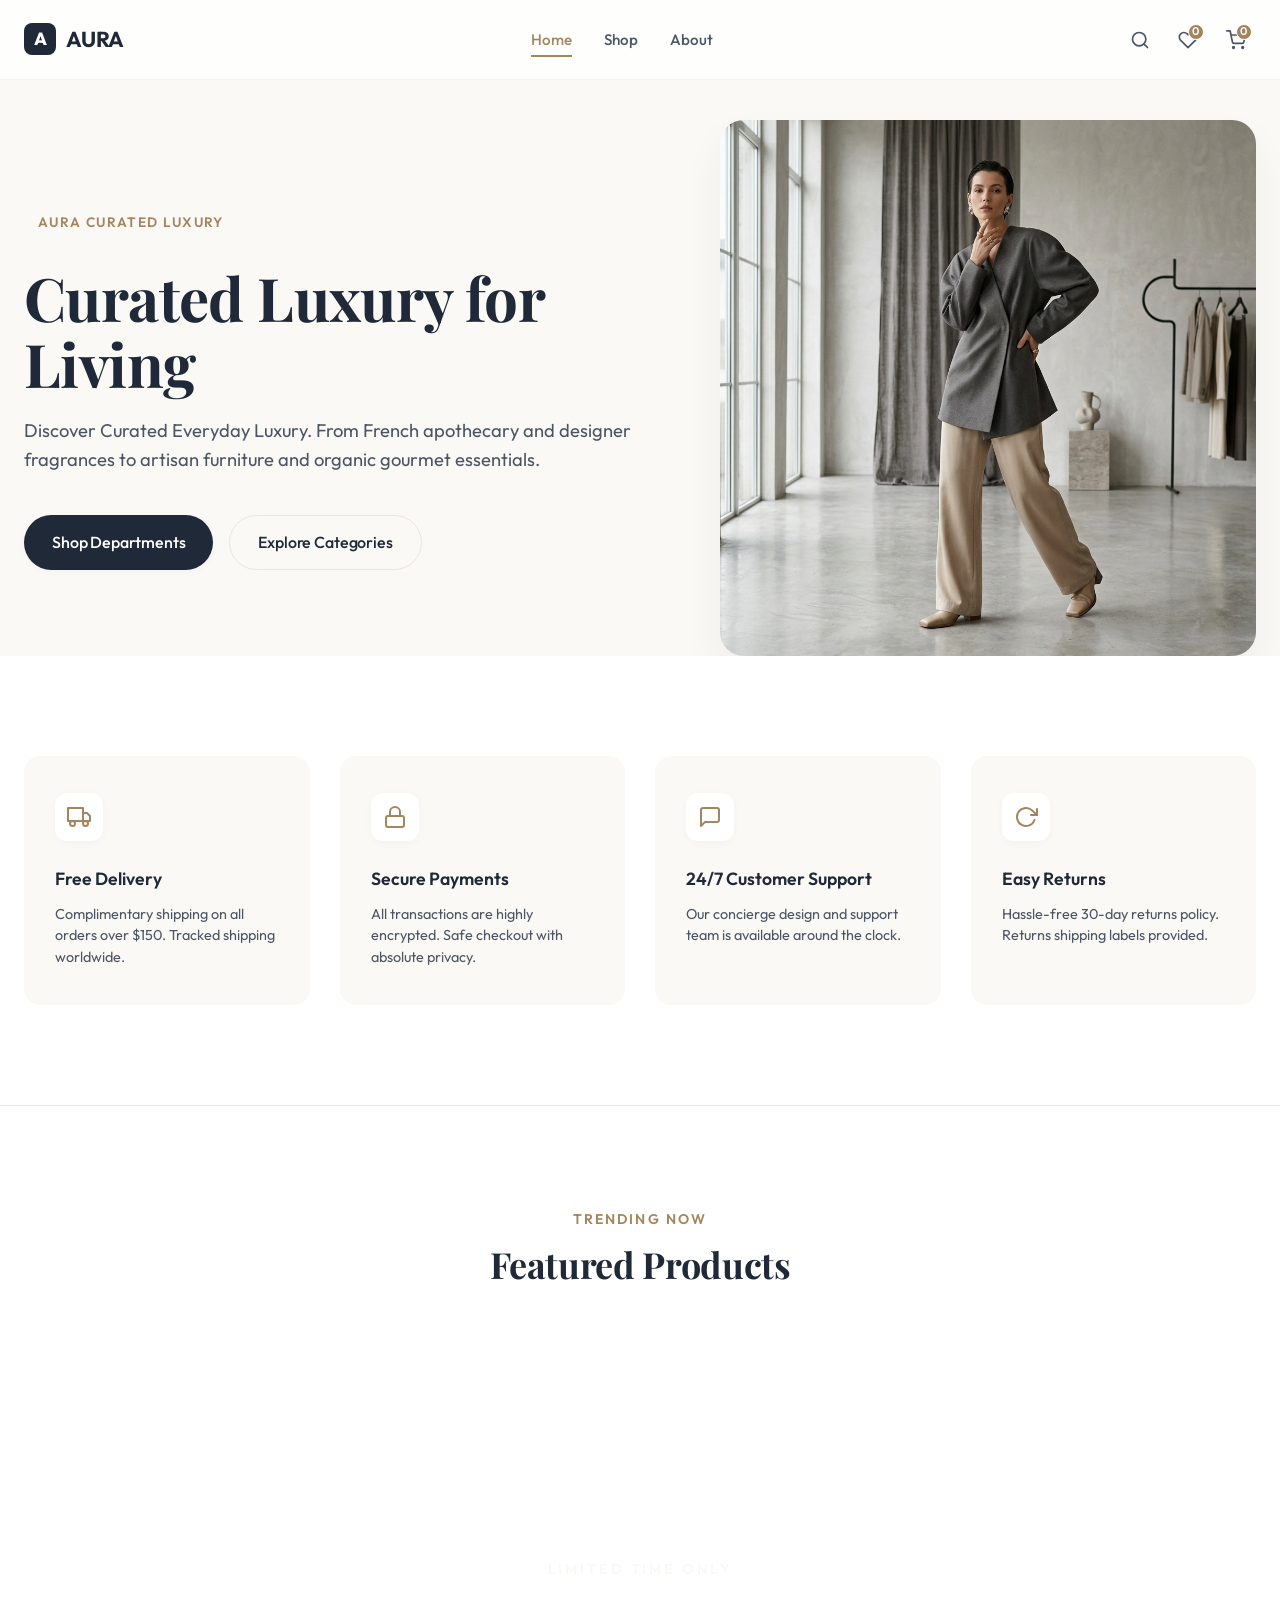
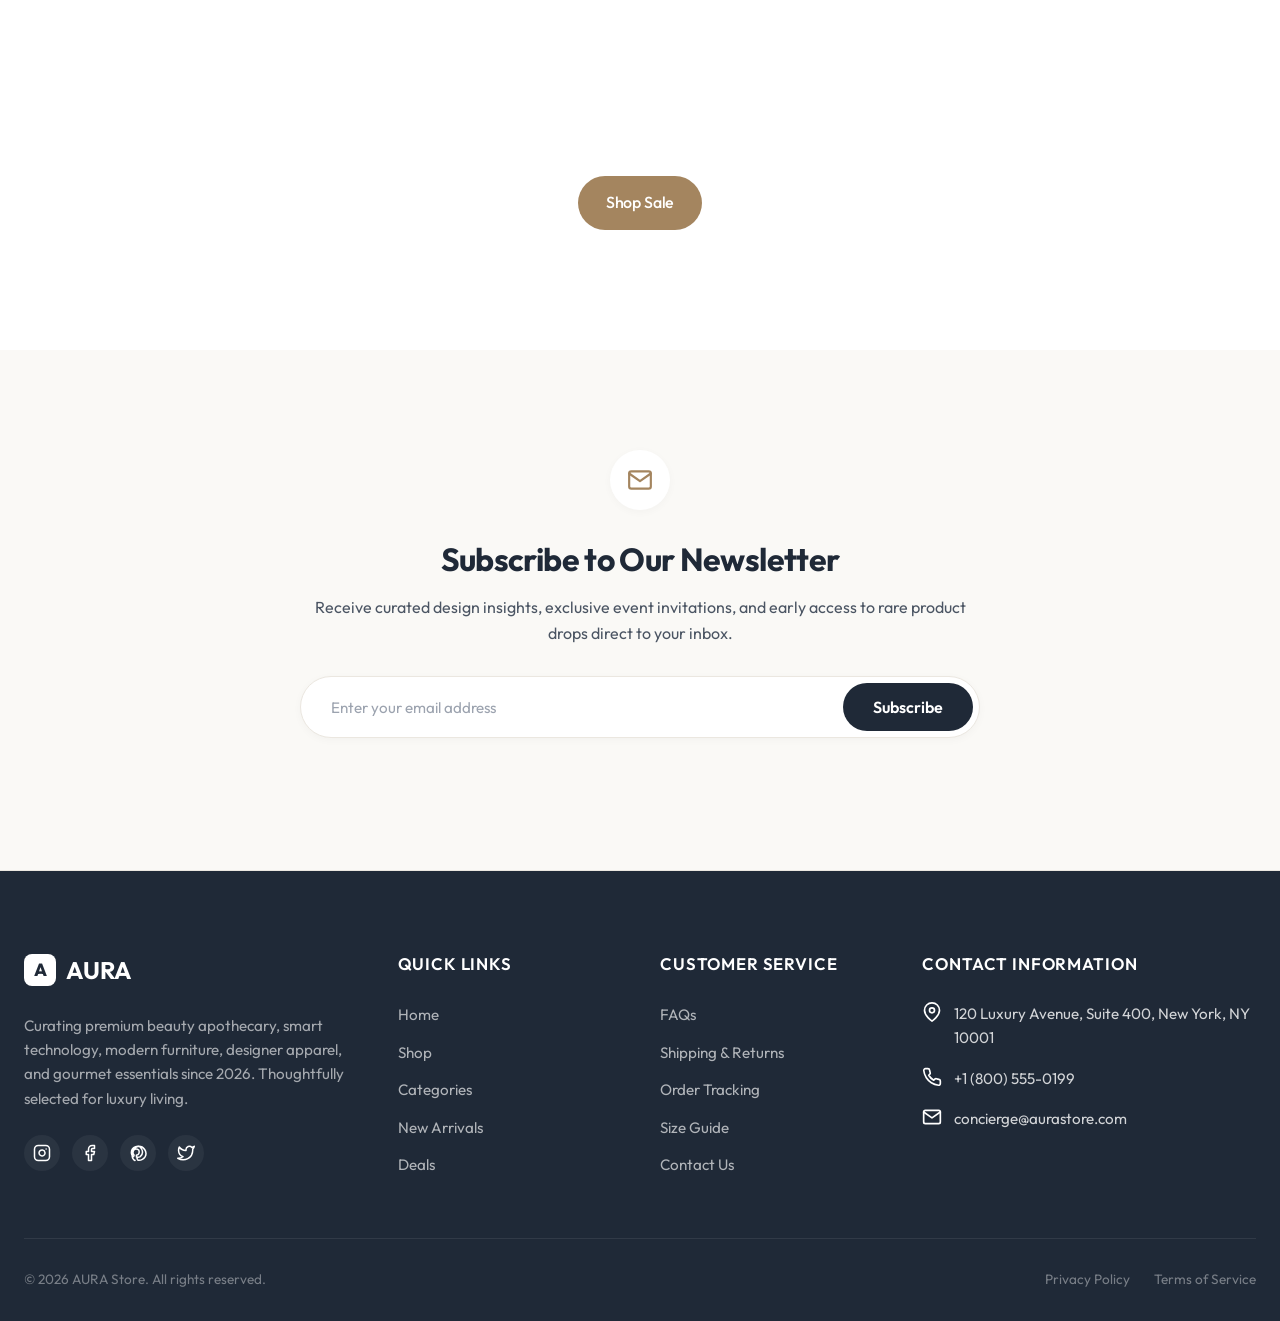
<file: index.html>
<!DOCTYPE html>
<html lang="en">
<head>
    <meta charset="UTF-8">
    <meta name="viewport" content="width=device-width, initial-scale=1.0">
    
    <!-- Title & SEO Meta Tags -->
    <title>AURA — Curated Luxury Lifestyle Department Store</title>
    <meta name="description" content="Discover AURA's curated collection of premium beauty apothecary, designer fragrances, artisan furniture, and gourmet everyday provisions.">
    <meta name="keywords" content="luxury department store, curated lifestyle, designer fragrances, design furniture, designer beauty, premium groceries">
    
    <!-- CSS Stylesheet -->
    <link rel="stylesheet" href="css/style.css">
</head>
<body>
    <input type="checkbox" id="mobile-menu-toggle-chk" class="mobile-menu-toggle-chk" style="display: none;">

    <!-- ==========================================================================
       HEADER (STICKY NAVBAR)
       ========================================================================== -->
    <header class="header" id="header">
        <div class="container">
            <!-- Left: Logo -->
            <a href="#" class="logo" id="header-logo" aria-label="AURA Home">
                <span class="logo-icon" aria-hidden="true">A</span>
                <span>AURA</span>
            </a>

            <!-- Center: Desktop Navigation -->
            <nav class="nav-desktop" aria-label="Main Navigation">
                <ul class="nav-list">
                    <li><a href="#" class="nav-link active" id="nav-home">Home</a></li>
                    <li><a href="./shop.html" class="nav-link" id="nav-shop">Shop</a></li>
                    <li><a href="about.html" class="nav-link" id="nav-about">About</a></li>
                    <!-- <li><a href="#contact" class="nav-link" id="nav-contact">Contact</a></li> -->
                </ul>
            </nav>

            <!-- Right: Action Buttons -->
            <div class="header-actions">
                <!-- Search Button -->
                <button onclick="openFilter()" class="action-btn" id="search-trigger" aria-label="Open Search">
                    <svg xmlns="http://www.w3.org/2000/svg" viewBox="0 0 24 24" fill="none" stroke="currentColor" stroke-linecap="round" stroke-linejoin="round">
                        <circle cx="11" cy="11" r="8"></circle>
                        <line x1="21" y1="21" x2="16.65" y2="16.65"></line>
                    </svg>
                </button>
                
                <!-- Wishlist Button -->
                <a href="wishlist.html" class="action-btn" id="wishlist-trigger" aria-label="View Wishlist">
                    <svg xmlns="http://www.w3.org/2000/svg" viewBox="0 0 24 24" fill="none" stroke="currentColor" stroke-linecap="round" stroke-linejoin="round">
                        <path d="M20.84 4.61a5.5 5.5 0 0 0-7.78 0L12 5.67l-1.06-1.06a5.5 5.5 0 0 0-7.78 7.78l1.06 1.06L12 21.23l7.78-7.78 1.06-1.06a5.5 5.5 0 0 0 0-7.78z"></path>
                    </svg>
                    <span class="badge" id="wishlist-badge">2</span>
                </a>

                <!-- Shopping Cart Button -->
                <a href="cart.html" class="action-btn" id="cart-trigger" aria-label="View Shopping Cart">
                    <svg xmlns="http://www.w3.org/2000/svg" viewBox="0 0 24 24" fill="none" stroke="currentColor" stroke-linecap="round" stroke-linejoin="round">
                        <circle cx="9" cy="21" r="1"></circle>
                        <circle cx="20" cy="21" r="1"></circle>
                        <path d="M1 1h4l2.68 13.39a2 2 0 0 0 2 1.61h9.72a2 2 0 0 0 2-1.61L23 6H6"></path>
                    </svg>
                    <span class="badge" id="cart-badge">3</span>
                </a>

            </div>

            <!-- Mobile Hamburger Menu Button -->
            <label for="mobile-menu-toggle-chk" class="hamburger-btn" id="mobile-menu-trigger" aria-label="Open Navigation Menu" aria-controls="mobile-nav-overlay">
                <svg xmlns="http://www.w3.org/2000/svg" viewBox="0 0 24 24" fill="none" stroke="currentColor" stroke-linecap="round" stroke-linejoin="round">
                    <line x1="3" y1="12" x2="21" y2="12"></line>
                    <line x1="3" y1="6" x2="21" y2="6"></line>
                    <line x1="3" y1="18" x2="21" y2="18"></line>
                </svg>
            </label>
        </div>
    </header>

    <!-- ==========================================================================
       MOBILE NAVIGATION MENU (SLIDE OUT DRAWER)
       ========================================================================== -->
    <div class="mobile-nav-overlay" id="mobile-nav-overlay" role="dialog" aria-modal="true" aria-label="Mobile Navigation Menu">
        <div class="mobile-nav-drawer">
            <div class="mobile-nav-header">
                <a href="#" class="logo">
                    <span class="logo-icon">A</span>
                    <span>AURA</span>
                </a>
                <label for="mobile-menu-toggle-chk" class="close-btn" id="mobile-menu-close" aria-label="Close Navigation Menu">
                    <svg xmlns="http://www.w3.org/2000/svg" viewBox="0 0 24 24" fill="none" stroke="currentColor" stroke-linecap="round" stroke-linejoin="round" width="24" height="24">
                        <line x1="18" y1="6" x2="6" y2="18"></line>
                        <line x1="6" y1="6" x2="18" y2="18"></line>
                    </svg>
                </label>
            </div>
            
            <nav class="mobile-nav" aria-label="Mobile Navigation List">
                <ul class="mobile-nav-list">
                    <li><a href="./index.html" class="mobile-nav-link active" id="mobile-nav-home">Home</a></li>
                    <li><a href="./shop.html" class="mobile-nav-link" id="mobile-nav-shop">Shop</a></li>
                    <li><a href="./about.html" class="mobile-nav-link" id="mobile-nav-about">About</a></li>
                    <!-- <li><a href="./contact.html" class="mobile-nav-link" id="mobile-nav-contact">Contact</a></li> -->
                </ul>
            </nav>

            <div class="mobile-nav-actions">
                <a onclick="openFilter(); event.preventDefault();" href="" class="mobile-action-link" id="mobile-search-trigger">
                    <svg xmlns="http://www.w3.org/2000/svg" viewBox="0 0 24 24" fill="none" stroke="currentColor" stroke-linecap="round" stroke-linejoin="round">
                        <circle cx="11" cy="11" r="8"></circle>
                        <line x1="21" y1="21" x2="16.65" y2="16.65"></line>
                    </svg>
                    <span>Search Products</span>
                </a>
                <a href="wishlist.html" class="mobile-action-link">
                    <svg xmlns="http://www.w3.org/2000/svg" viewBox="0 0 24 24" fill="none" stroke="currentColor" stroke-linecap="round" stroke-linejoin="round">
                        <path d="M20.84 4.61a5.5 5.5 0 0 0-7.78 0L12 5.67l-1.06-1.06a5.5 5.5 0 0 0-7.78 7.78l1.06 1.06L12 21.23l7.78-7.78 1.06-1.06a5.5 5.5 0 0 0 0-7.78z"></path>
                    </svg>
                    <span>Wishlist</span>
                    <span class="badge">2</span>
                </a>
                <a href="cart.html" class="mobile-action-link">
                    <svg xmlns="http://www.w3.org/2000/svg" viewBox="0 0 24 24" fill="none" stroke="currentColor" stroke-linecap="round" stroke-linejoin="round">
                        <circle cx="9" cy="21" r="1"></circle>
                        <circle cx="20" cy="21" r="1"></circle>
                        <path d="M1 1h4l2.68 13.39a2 2 0 0 0 2 1.61h9.72a2 2 0 0 0 2-1.61L23 6H6"></path>
                    </svg>
                    <span>Shopping Cart</span>
                    <span class="badge">3</span>
                </a>
            </div>
        </div>
    </div>

    <!-- ==========================================================================
       HERO SECTION
       ========================================================================== -->
    <section class="hero-section" id="home">
        <div class="container">
            <div class="hero-content">
                <span class="hero-tag">AURA Curated Luxury</span>
                <h1 class="hero-title">Curated Luxury for Living</h1>
                <p class="hero-desc">Discover Curated Everyday Luxury. From French apothecary and designer fragrances to artisan furniture and organic gourmet essentials.</p>
                <div class="hero-btns">
                    <a href="shop.html" class="btn btn-primary" id="hero-btn-primary">Shop Departments</a>
                    <a href="#categories" class="btn btn-secondary" id="hero-btn-secondary">Explore Categories</a>
                </div>
            </div>
            <div class="hero-image-wrapper">
                <div class="hero-img-bg"></div>
                <img src="images/hero_fashion.png" alt="AURA Curated Luxury lifestyle showcase" class="hero-img" loading="eager" width="600" height="560">
            </div>
        </div>
    </section>

    <!-- ==========================================================================
       FEATURES SECTION
       ========================================================================== -->
    <section class="features-section section-padding" id="features">
        <div class="container">
            <div class="features-grid">
                <!-- Card 1: Free Delivery -->
                <div class="feature-card" id="feature-card-delivery">
                    <div class="feature-icon-wrapper">
                        <svg xmlns="http://www.w3.org/2000/svg" viewBox="0 0 24 24" fill="none" stroke="currentColor" stroke-width="2" stroke-linecap="round" stroke-linejoin="round">
                            <rect x="1" y="3" width="15" height="13"></rect>
                            <polygon points="16 8 20 8 23 11 23 16 16 16 16 8"></polygon>
                            <circle cx="5.5" cy="18.5" r="2.5"></circle>
                            <circle cx="18.5" cy="18.5" r="2.5"></circle>
                        </svg>
                    </div>
                    <h3 class="feature-title">Free Delivery</h3>
                    <p class="feature-desc">Complimentary shipping on all orders over $150. Tracked shipping worldwide.</p>
                </div>
                
                <!-- Card 2: Secure Payments -->
                <div class="feature-card" id="feature-card-payments">
                    <div class="feature-icon-wrapper">
                        <svg xmlns="http://www.w3.org/2000/svg" viewBox="0 0 24 24" fill="none" stroke="currentColor" stroke-width="2" stroke-linecap="round" stroke-linejoin="round">
                            <rect x="3" y="11" width="18" height="11" rx="2" ry="2"></rect>
                            <path d="M7 11V7a5 5 0 0 1 10 0v4"></path>
                        </svg>
                    </div>
                    <h3 class="feature-title">Secure Payments</h3>
                    <p class="feature-desc">All transactions are highly encrypted. Safe checkout with absolute privacy.</p>
                </div>
                
                <!-- Card 3: 24/7 Support -->
                <div class="feature-card" id="feature-card-support">
                    <div class="feature-icon-wrapper">
                        <svg xmlns="http://www.w3.org/2000/svg" viewBox="0 0 24 24" fill="none" stroke="currentColor" stroke-width="2" stroke-linecap="round" stroke-linejoin="round">
                            <path d="M21 15a2 2 0 0 1-2 2H7l-4 4V5a2 2 0 0 1 2-2h14a2 2 0 0 1 2 2z"></path>
                        </svg>
                    </div>
                    <h3 class="feature-title">24/7 Customer Support</h3>
                    <p class="feature-desc">Our concierge design and support team is available around the clock.</p>
                </div>
                
                <!-- Card 4: Easy Returns -->
                <div class="feature-card" id="feature-card-returns">
                    <div class="feature-icon-wrapper">
                        <svg xmlns="http://www.w3.org/2000/svg" viewBox="0 0 24 24" fill="none" stroke="currentColor" stroke-width="2" stroke-linecap="round" stroke-linejoin="round">
                            <polyline points="23 4 23 10 17 10"></polyline>
                            <path d="M20.49 15a9 9 0 1 1-2.12-9.36L23 10"></path>
                        </svg>
                    </div>
                    <h3 class="feature-title">Easy Returns</h3>
                    <p class="feature-desc">Hassle-free 30-day returns policy. Returns shipping labels provided.</p>
                </div>
            </div>
        </div>
    </section>

    
    <!-- ==========================================================================
       FEATURED PRODUCTS PREVIEW (8 PRODUCTS)
       ========================================================================== -->
    <section class="products-section section-padding" id="shop">
        <div class="container">
            <div class="section-title-wrapper" id="new-arrivals">
                <span class="section-tag">Trending Now</span>
                <h2 class="section-title">Featured Products</h2>
            </div>
            
            <div class="products-grid" id="products-grid">
                <!-- Dynamically loaded via JavaScript -->
            </div>
        </div>
    </section>

    <!-- ==========================================================================
       PROMOTIONAL BANNER
       ========================================================================== -->
    <section class="promo-section" id="deals">
        <div class="promo-content container">
            <span class="promo-tag">Limited Time Only</span>
            <h2 class="promo-title">Timeless Curation Sale</h2>
            <p class="promo-desc">Elevate your surroundings with up to 40% off select handcrafted furniture, organic elixirs, and designer technology. Free global returns included.</p>
            <a href="shop.html" class="btn btn-accent" id="promo-btn-shop">Shop Sale</a>
        </div>
    </section>

    <!-- ==========================================================================
       NEWSLETTER SECTION
       ========================================================================== -->
    <section class="newsletter-section section-padding" id="newsletter">
        <div class="container">
            <div class="newsletter-wrapper">
                <div class="newsletter-icon" aria-hidden="true">
                    <svg xmlns="http://www.w3.org/2000/svg" viewBox="0 0 24 24" fill="none" stroke="currentColor" stroke-width="2" stroke-linecap="round" stroke-linejoin="round">
                        <path d="M4 4h16c1.1 0 2 .9 2 2v12c0 1.1-.9 2-2 2H4c-1.1 0-2-.9-2-2V6c0-1.1.9-2 2-2z"></path>
                        <polyline points="22,6 12,13 2,6"></polyline>
                    </svg>
                </div>
                <h2 class="newsletter-title">Subscribe to Our Newsletter</h2>
                <p class="newsletter-desc">Receive curated design insights, exclusive event invitations, and early access to rare product drops direct to your inbox.</p>
                
                <form class="newsletter-form" id="newsletter-form" novalidate>
                    <input type="email" class="newsletter-input" id="newsletter-email" placeholder="Enter your email address" aria-label="Email address for newsletter" required>
                    <button type="submit" class="newsletter-btn" id="newsletter-submit-btn">Subscribe</button>
                </form>
                <div class="newsletter-msg" id="newsletter-msg" aria-live="polite"></div>
            </div>
        </div>
    </section>

    <!-- ==========================================================================
       FOOTER
       ========================================================================== -->
    <footer class="footer" id="about">
        <div class="container">
            <div class="footer-top">
                <!-- Col 1: Store info -->
                <div class="footer-col" id="footer-info">
                    <a href="#" class="logo footer-logo">
                        <span class="logo-icon">A</span>
                        <span>AURA</span>
                    </a>
                    <p class="footer-desc">Curating premium beauty apothecary, smart technology, modern furniture, designer apparel, and gourmet essentials since 2026. Thoughtfully selected for luxury living.</p>
                    <div class="social-links">
                        <a href="https://instagram.com" class="social-link" aria-label="AURA Instagram" target="_blank" rel="noopener">
                            <svg xmlns="http://www.w3.org/2000/svg" viewBox="0 0 24 24" fill="none" stroke="currentColor" stroke-width="2" stroke-linecap="round" stroke-linejoin="round">
                                <rect x="2" y="2" width="20" height="20" rx="5" ry="5"></rect>
                                <path d="M16 11.37A4 4 0 1 1 12.63 8 4 4 0 0 1 16 11.37z"></path>
                                <line x1="17.5" y1="6.5" x2="17.51" y2="6.5"></line>
                            </svg>
                        </a>
                        <a href="https://facebook.com" class="social-link" aria-label="AURA Facebook" target="_blank" rel="noopener">
                            <svg xmlns="http://www.w3.org/2000/svg" viewBox="0 0 24 24" fill="none" stroke="currentColor" stroke-width="2" stroke-linecap="round" stroke-linejoin="round">
                                <path d="M18 2h-3a5 5 0 0 0-5 5v3H7v4h3v8h4v-8h3l1-4h-4V7a1 1 0 0 1 1-1h3z"></path>
                            </svg>
                        </a>
                        <a href="https://pinterest.com" class="social-link" aria-label="AURA Pinterest" target="_blank" rel="noopener">
                            <svg xmlns="http://www.w3.org/2000/svg" viewBox="0 0 24 24" fill="none" stroke="currentColor" stroke-width="2" stroke-linecap="round" stroke-linejoin="round">
                                <path d="M8 22a9 9 0 0 1-1.91-1.39c-1.54-1.5-2.22-3.8-1.57-6.07A10 10 0 0 1 12.62 3.1a9.53 9.53 0 0 1 8.27 4.19 9.38 9.38 0 0 1 .49 9.88A9.87 9.87 0 0 1 13 21.8c-.89-.04-1.63-.58-1.89-1.42l-.46-1.78a23.12 23.12 0 0 1-.84-3.32c-.06-.29.1-.53.37-.53a3 3 0 0 0 2.27-1.1 5.37 5.37 0 0 0 .5-5.59A5.27 5.27 0 0 0 7.73 6.9a5.36 5.36 0 0 0-2.4 4.54 3.73 3.73 0 0 0 1.25 2.87c.2.18.25.4.15.65a12.87 12.87 0 0 1-.77 1.86c-.11.23-.33.27-.54.12A6.67 6.67 0 0 1 3.2 11.5a8.21 8.21 0 0 1 5.56-8c3.27-.92 6.84.49 8.23 3.49A8.17 8.17 0 0 1 15 16.79a6 6 0 0 1-5.18.59"></path>
                            </svg>
                        </a>
                        <a href="https://twitter.com" class="social-link" aria-label="AURA Twitter" target="_blank" rel="noopener">
                            <svg xmlns="http://www.w3.org/2000/svg" viewBox="0 0 24 24" fill="none" stroke="currentColor" stroke-width="2" stroke-linecap="round" stroke-linejoin="round">
                                <path d="M23 3a10.9 10.9 0 0 1-3.14 1.53 4.48 4.48 0 0 0-7.86 3v1A10.66 10.66 0 0 1 3 4s-4 9 5 13a11.64 11.64 0 0 1-7 2c9 5 20 0 20-11.5a4.5 4.5 0 0 0-.08-.83A7.72 7.72 0 0 0 23 3z"></path>
                            </svg>
                        </a>
                    </div>
                </div>
                
                <!-- Col 2: Quick Links -->
                <div class="footer-col" id="footer-quick-links">
                    <h4 class="footer-title">Quick Links</h4>
                    <ul class="footer-links">
                        <li><a href="#" class="footer-link" id="flink-home">Home</a></li>
                        <li><a href="#shop" class="footer-link" id="flink-shop">Shop</a></li>
                        <li><a href="#categories" class="footer-link" id="flink-categories">Categories</a></li>
                        <li><a href="#new-arrivals" class="footer-link" id="flink-new">New Arrivals</a></li>
                        <li><a href="#deals" class="footer-link" id="flink-deals">Deals</a></li>
                    </ul>
                </div>
                
                <!-- Col 3: Customer Service -->
                <div class="footer-col" id="footer-customer-service">
                    <h4 class="footer-title">Customer Service</h4>
                    <ul class="footer-links">
                        <li><a href="#faq" class="footer-link" id="flink-faq">FAQs</a></li>
                        <li><a href="#shipping" class="footer-link" id="flink-shipping">Shipping & Returns</a></li>
                        <li><a href="view-order.html" class="footer-link" id="flink-orders">Order Tracking</a></li>
                        <li><a href="#size-guide" class="footer-link" id="flink-size">Size Guide</a></li>
                        <li><a href="#contact" class="footer-link" id="flink-contact">Contact Us</a></li>
                    </ul>
                </div>
                
                <!-- Col 4: Contact Info -->
                <div class="footer-col" id="contact">
                    <h4 class="footer-title">Contact Information</h4>
                    <div class="contact-info">
                        <div class="contact-item">
                            <svg xmlns="http://www.w3.org/2000/svg" viewBox="0 0 24 24" fill="none" stroke="currentColor" stroke-width="2" stroke-linecap="round" stroke-linejoin="round">
                                <path d="M21 10c0 7-9 13-9 13s-9-6-9-13a9 9 0 0 1 18 0z"></path>
                                <circle cx="12" cy="10" r="3"></circle>
                            </svg>
                            <span>120 Luxury Avenue, Suite 400, New York, NY 10001</span>
                        </div>
                        <div class="contact-item">
                            <svg xmlns="http://www.w3.org/2000/svg" viewBox="0 0 24 24" fill="none" stroke="currentColor" stroke-width="2" stroke-linecap="round" stroke-linejoin="round">
                                <path d="M22 16.92v3a2 2 0 0 1-2.18 2 19.79 19.79 0 0 1-8.63-3.07 19.5 19.5 0 0 1-6-6 19.79 19.79 0 0 1-3.07-8.67A2 2 0 0 1 4.11 2h3a2 2 0 0 1 2 1.72 12.84 12.84 0 0 0 .7 2.81 2 2 0 0 1-.45 2.11L8.09 9.91a16 16 0 0 0 6 6l1.27-1.27a2 2 0 0 1 2.11-.45 12.84 12.84 0 0 0 2.81.7A2 2 0 0 1 22 16.92z"></path>
                            </svg>
                            <span>+1 (800) 555-0199</span>
                        </div>
                        <div class="contact-item">
                            <svg xmlns="http://www.w3.org/2000/svg" viewBox="0 0 24 24" fill="none" stroke="currentColor" stroke-width="2" stroke-linecap="round" stroke-linejoin="round">
                                <path d="M4 4h16c1.1 0 2 .9 2 2v12c0 1.1-.9 2-2 2H4c-1.1 0-2-.9-2-2V6c0-1.1.9-2 2-2z"></path>
                                <polyline points="22,6 12,13 2,6"></polyline>
                            </svg>
                            <span>concierge@aurastore.com</span>
                        </div>
                    </div>
                </div>
            </div>
            
            <div class="footer-bottom">
                <p>&copy; 2026 AURA Store. All rights reserved.</p>
                <div class="footer-legal-links">
                    <a href="#privacy" class="footer-legal-link" id="flink-privacy">Privacy Policy</a>
                    <a href="#terms" class="footer-legal-link" id="flink-terms">Terms of Service</a>
                </div>
            </div>
        </div>
    </footer>

    <!-- ==========================================================================
       BACK-TO-TOP BUTTON
       ========================================================================== -->
    <a href="#" class="back-to-top" id="back-to-top" aria-label="Scroll back to top">
        <svg xmlns="http://www.w3.org/2000/svg" viewBox="0 0 24 24" fill="none" stroke="currentColor" stroke-linecap="round" stroke-linejoin="round">
            <line x1="12" y1="19" x2="12" y2="5"></line>
            <polyline points="5 12 12 5 19 12"></polyline>
        </svg>
    </a>

    <!-- ==========================================================================
       SEARCH OVERLAY
       ========================================================================== -->
    <div class="search-overlay" id="search-overlay" role="dialog" aria-modal="true" aria-label="Search Products">
        <button onclick="closeSearch()" class="search-close-btn" id="search-close" aria-label="Close Search Overlay">
            <svg xmlns="http://www.w3.org/2000/svg" viewBox="0 0 24 24" fill="none" stroke="currentColor" stroke-linecap="round" stroke-linejoin="round" width="24" height="24">
                <line x1="18" y1="6" x2="6" y2="18"></line>
                <line x1="6" y1="6" x2="18" y2="18"></line>
            </svg>
        </button>
        <div class="search-container">
            <h2 class="search-header-text">What are you looking for?</h2>
            <form class="search-form" id="search-overlay-form" action="#shop">
                <input oninput="search()" type="search" class="search-input-field" id="search-query" placeholder="Search by product, category, style..." aria-label="Search site content" autofocus>
                <button onclick="submitSearch()" type="submit" class="search-submit-btn" aria-label="Submit Search">
                    <svg xmlns="http://www.w3.org/2000/svg" viewBox="0 0 24 24" fill="none" stroke="currentColor" stroke-linecap="round" stroke-linejoin="round">
                        <circle cx="11" cy="11" r="8"></circle>
                        <line x1="21" y1="21" x2="16.65" y2="16.65"></line>
                    </svg>
                </button>
            </form>
            <div class="search-results-box" id="search-results-box"></div>
        </div>
    </div>

    <!-- Main JavaScript Link -->
    <script src="js/main.js"></script>
</body>
</html>
</file>
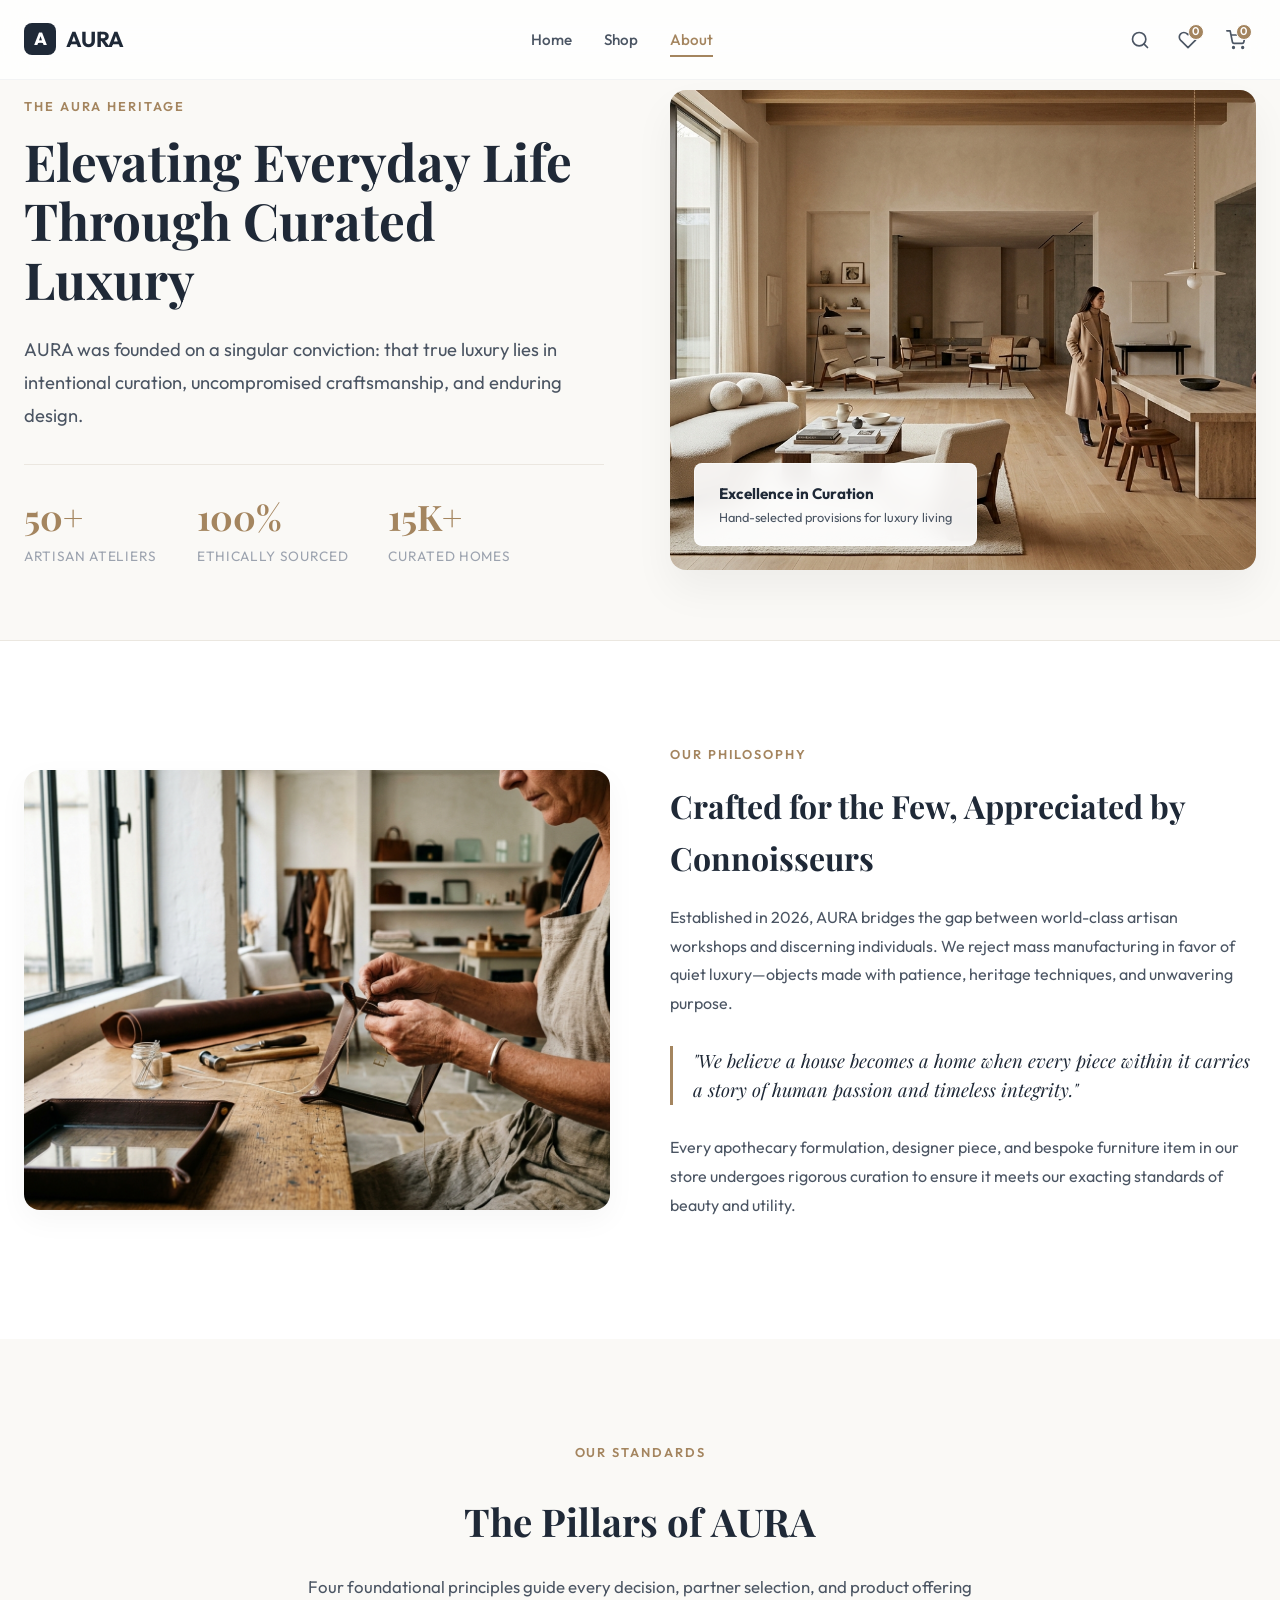
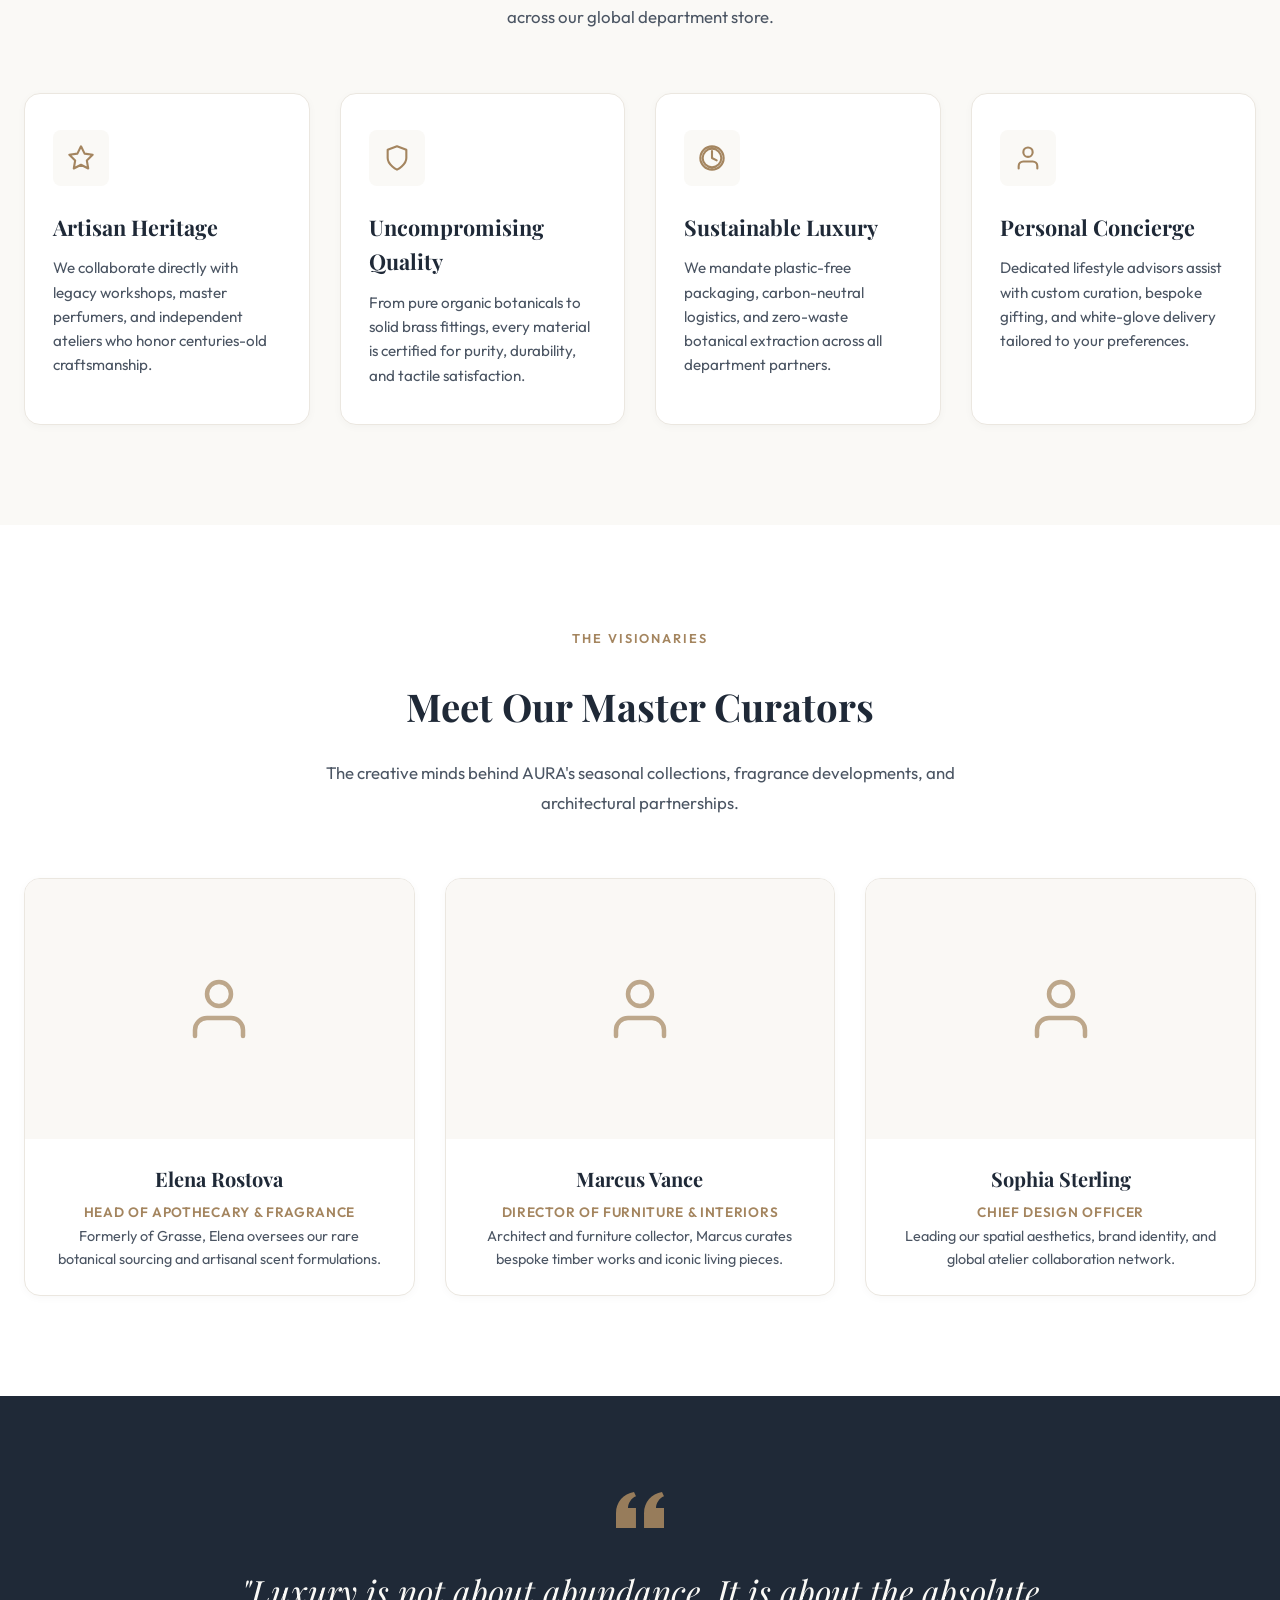
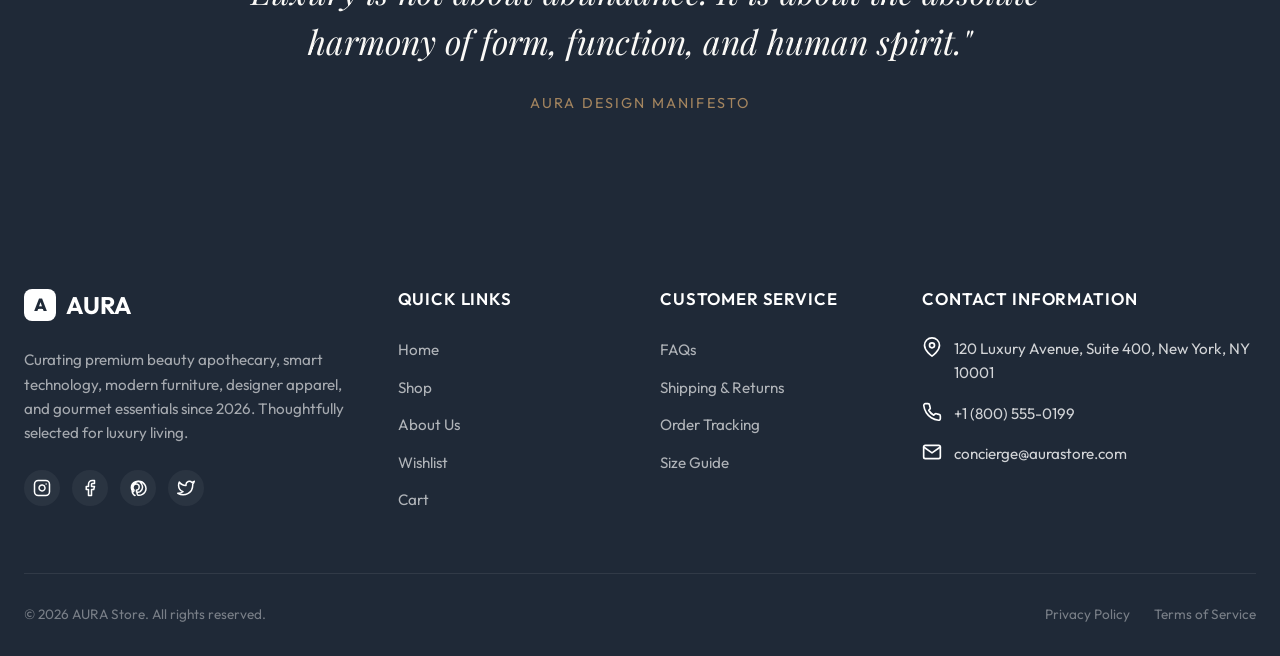
<file: about.html>
<!DOCTYPE html>
<html lang="en">
<head>
    <meta charset="UTF-8">
    <meta name="viewport" content="width=device-width, initial-scale=1.0">
    
    <!-- Title & SEO Meta Tags -->
    <title>About Us — AURA Luxury Lifestyle Department Store</title>
    <meta name="description" content="Learn about AURA's founding story, brand philosophy, artisan partnerships, and commitment to curated luxury living.">
    <meta name="keywords" content="AURA about us, luxury department store, curated craftsmanship, artisan luxury, brand story">
    
    <!-- CSS Stylesheet -->
    <link rel="stylesheet" href="css/style.css">
</head>
<body>
    <input type="checkbox" id="mobile-menu-toggle-chk" class="mobile-menu-toggle-chk" style="display: none;">

    <!-- ==========================================================================
       HEADER (STICKY NAVBAR)
       ========================================================================== -->
    <header class="header" id="header">
        <div class="container">
            <!-- Left: Logo -->
            <a href="index.html" class="logo" id="header-logo" aria-label="AURA Home">
                <span class="logo-icon" aria-hidden="true">A</span>
                <span>AURA</span>
            </a>

            <!-- Center: Desktop Navigation -->
            <nav class="nav-desktop" aria-label="Main Navigation">
                <ul class="nav-list">
                    <li><a href="index.html" class="nav-link" id="nav-home">Home</a></li>
                    <li><a href="shop.html" class="nav-link" id="nav-shop">Shop</a></li>
                    <li><a href="about.html" class="nav-link active" id="nav-about">About</a></li>
                </ul>
            </nav>

            <!-- Right: Action Buttons -->
            <div class="header-actions">
                <!-- Search Button -->
                <button onclick="openFilter()" class="action-btn" id="search-trigger" aria-label="Open Search">
                    <svg xmlns="http://www.w3.org/2000/svg" viewBox="0 0 24 24" fill="none" stroke="currentColor" stroke-linecap="round" stroke-linejoin="round">
                        <circle cx="11" cy="11" r="8"></circle>
                        <line x1="21" y1="21" x2="16.65" y2="16.65"></line>
                    </svg>
                </button>
                
                <!-- Wishlist Button -->
                <a href="wishlist.html" class="action-btn" id="wishlist-trigger" aria-label="View Wishlist">
                    <svg xmlns="http://www.w3.org/2000/svg" viewBox="0 0 24 24" fill="none" stroke="currentColor" stroke-linecap="round" stroke-linejoin="round">
                        <path d="M20.84 4.61a5.5 5.5 0 0 0-7.78 0L12 5.67l-1.06-1.06a5.5 5.5 0 0 0-7.78 7.78l1.06 1.06L12 21.23l7.78-7.78 1.06-1.06a5.5 5.5 0 0 0 0-7.78z"></path>
                    </svg>
                    <span class="badge" id="wishlist-badge">0</span>
                </a>

                <!-- Shopping Cart Button -->
                <a href="cart.html" class="action-btn" id="cart-trigger" aria-label="View Shopping Cart">
                    <svg xmlns="http://www.w3.org/2000/svg" viewBox="0 0 24 24" fill="none" stroke="currentColor" stroke-linecap="round" stroke-linejoin="round">
                        <circle cx="9" cy="21" r="1"></circle>
                        <circle cx="20" cy="21" r="1"></circle>
                        <path d="M1 1h4l2.68 13.39a2 2 0 0 0 2 1.61h9.72a2 2 0 0 0 2-1.61L23 6H6"></path>
                    </svg>
                    <span class="badge" id="cart-badge">0</span>
                </a>
            </div>

            <!-- Mobile Hamburger Menu Button -->
            <label for="mobile-menu-toggle-chk" class="hamburger-btn" id="mobile-menu-trigger" aria-label="Open Navigation Menu" aria-controls="mobile-nav-overlay">
                <svg xmlns="http://www.w3.org/2000/svg" viewBox="0 0 24 24" fill="none" stroke="currentColor" stroke-linecap="round" stroke-linejoin="round">
                    <line x1="3" y1="12" x2="21" y2="12"></line>
                    <line x1="3" y1="6" x2="21" y2="6"></line>
                    <line x1="3" y1="18" x2="21" y2="18"></line>
                </svg>
            </label>
        </div>
    </header>

    <!-- ==========================================================================
       MOBILE NAVIGATION MENU (SLIDE OUT DRAWER)
       ========================================================================== -->
    <div class="mobile-nav-overlay" id="mobile-nav-overlay" role="dialog" aria-modal="true" aria-label="Mobile Navigation Menu">
        <div class="mobile-nav-drawer">
            <div class="mobile-nav-header">
                <a href="index.html" class="logo">
                    <span class="logo-icon">A</span>
                    <span>AURA</span>
                </a>
                <label for="mobile-menu-toggle-chk" class="close-btn" id="mobile-menu-close" aria-label="Close Navigation Menu">
                    <svg xmlns="http://www.w3.org/2000/svg" viewBox="0 0 24 24" fill="none" stroke="currentColor" stroke-linecap="round" stroke-linejoin="round" width="24" height="24">
                        <line x1="18" y1="6" x2="6" y2="18"></line>
                        <line x1="6" y1="6" x2="18" y2="18"></line>
                    </svg>
                </label>
            </div>
            
            <nav class="mobile-nav" aria-label="Mobile Navigation List">
                <ul class="mobile-nav-list">
                    <li><a href="index.html" class="mobile-nav-link" id="mobile-nav-home">Home</a></li>
                    <li><a href="shop.html" class="mobile-nav-link" id="mobile-nav-shop">Shop</a></li>
                    <li><a href="about.html" class="mobile-nav-link active" id="mobile-nav-about">About</a></li>
                </ul>
            </nav>

            <div class="mobile-nav-actions">
                <a onclick="openFilter(); event.preventDefault();" href="#" class="mobile-action-link" id="mobile-search-trigger">
                    <svg xmlns="http://www.w3.org/2000/svg" viewBox="0 0 24 24" fill="none" stroke="currentColor" stroke-linecap="round" stroke-linejoin="round">
                        <circle cx="11" cy="11" r="8"></circle>
                        <line x1="21" y1="21" x2="16.65" y2="16.65"></line>
                    </svg>
                    <span>Search Products</span>
                </a>
                <a href="wishlist.html" class="mobile-action-link">
                    <svg xmlns="http://www.w3.org/2000/svg" viewBox="0 0 24 24" fill="none" stroke="currentColor" stroke-linecap="round" stroke-linejoin="round">
                        <path d="M20.84 4.61a5.5 5.5 0 0 0-7.78 0L12 5.67l-1.06-1.06a5.5 5.5 0 0 0-7.78 7.78l1.06 1.06L12 21.23l7.78-7.78 1.06-1.06a5.5 5.5 0 0 0 0-7.78z"></path>
                    </svg>
                    <span>Wishlist</span>
                </a>
                <a href="cart.html" class="mobile-action-link">
                    <svg xmlns="http://www.w3.org/2000/svg" viewBox="0 0 24 24" fill="none" stroke="currentColor" stroke-linecap="round" stroke-linejoin="round">
                        <circle cx="9" cy="21" r="1"></circle>
                        <circle cx="20" cy="21" r="1"></circle>
                        <path d="M1 1h4l2.68 13.39a2 2 0 0 0 2 1.61h9.72a2 2 0 0 0 2-1.61L23 6H6"></path>
                    </svg>
                    <span>Shopping Cart</span>
                </a>
            </div>
        </div>
    </div>

    <main>
        <!-- ==========================================================================
           HERO BANNER SECTION
           ========================================================================== -->
        <section class="about-hero" id="about-hero">
            <div class="container">
                <div class="about-hero-grid">
                    <div class="about-hero-content">
                        <span class="about-tag">THE AURA HERITAGE</span>
                        <h1 class="about-title">Elevating Everyday Life Through Curated Luxury</h1>
                        <p class="about-lead">AURA was founded on a singular conviction: that true luxury lies in intentional curation, uncompromised craftsmanship, and enduring design.</p>
                        
                        <div class="about-hero-stats">
                            <div class="stat-item">
                                <span class="stat-number">50+</span>
                                <span class="stat-label">Artisan Ateliers</span>
                            </div>
                            <div class="stat-item">
                                <span class="stat-number">100%</span>
                                <span class="stat-label">Ethically Sourced</span>
                            </div>
                            <div class="stat-item">
                                <span class="stat-number">15K+</span>
                                <span class="stat-label">Curated Homes</span>
                            </div>
                        </div>
                    </div>
                    
                    <div class="about-hero-img-wrapper">
                        <img src="images/about_hero.jpg" alt="AURA Luxury Showroom Interior" class="about-hero-img">
                        <div class="about-badge-overlay">
                            <div class="about-badge-title">Excellence in Curation</div>
                            <div class="about-badge-desc">Hand-selected provisions for luxury living</div>
                        </div>
                    </div>
                </div>
            </div>
        </section>

        <!-- ==========================================================================
           BRAND PHILOSOPHY & STORY SECTION
           ========================================================================== -->
        <section class="about-section" id="philosophy">
            <div class="container">
                <div class="philosophy-grid">
                    <div class="philosophy-img-box">
                        <img src="images/about_craftsmanship.jpg" alt="Artisan Craftsmanship at AURA">
                    </div>
                    
                    <div class="philosophy-content">
                        <span class="about-tag">OUR PHILOSOPHY</span>
                        <h3>Crafted for the Few, Appreciated by Connoisseurs</h3>
                        <p>Established in 2026, AURA bridges the gap between world-class artisan workshops and discerning individuals. We reject mass manufacturing in favor of quiet luxury—objects made with patience, heritage techniques, and unwavering purpose.</p>
                        
                        <div class="quote-box">
                            "We believe a house becomes a home when every piece within it carries a story of human passion and timeless integrity."
                        </div>
                        
                        <p>Every apothecary formulation, designer piece, and bespoke furniture item in our store undergoes rigorous curation to ensure it meets our exacting standards of beauty and utility.</p>
                    </div>
                </div>
            </div>
        </section>

        <!-- ==========================================================================
           PILLARS OF EXCELLENCE
           ========================================================================== -->
        <section class="about-section about-section-alt" id="pillars">
            <div class="container">
                <div class="section-header-center">
                    <span class="about-tag">OUR STANDARDS</span>
                    <h2 class="about-subtitle">The Pillars of AURA</h2>
                    <p class="about-desc-center">Four foundational principles guide every decision, partner selection, and product offering across our global department store.</p>
                </div>
                
                <div class="pillars-grid">
                    <!-- Pillar 1 -->
                    <div class="pillar-card">
                        <div class="pillar-icon">
                            <svg xmlns="http://www.w3.org/2000/svg" viewBox="0 0 24 24" fill="none" stroke="currentColor" stroke-linecap="round" stroke-linejoin="round">
                                <path d="M12 2l3.09 6.26L22 9.27l-5 4.87 1.18 6.88L12 17.77l-6.18 3.25L7 14.14 2 9.27l6.91-1.01L12 2z"></path>
                            </svg>
                        </div>
                        <h4 class="pillar-title">Artisan Heritage</h4>
                        <p class="pillar-text">We collaborate directly with legacy workshops, master perfumers, and independent ateliers who honor centuries-old craftsmanship.</p>
                    </div>

                    <!-- Pillar 2 -->
                    <div class="pillar-card">
                        <div class="pillar-icon">
                            <svg xmlns="http://www.w3.org/2000/svg" viewBox="0 0 24 24" fill="none" stroke="currentColor" stroke-linecap="round" stroke-linejoin="round">
                                <path d="M12 22s8-4 8-10V5l-8-3-8 3v7c0 6 8 10 8 10z"></path>
                            </svg>
                        </div>
                        <h4 class="pillar-title">Uncompromising Quality</h4>
                        <p class="pillar-text">From pure organic botanicals to solid brass fittings, every material is certified for purity, durability, and tactile satisfaction.</p>
                    </div>

                    <!-- Pillar 3 -->
                    <div class="pillar-card">
                        <div class="pillar-icon">
                            <svg xmlns="http://www.w3.org/2000/svg" viewBox="0 0 24 24" fill="none" stroke="currentColor" stroke-linecap="round" stroke-linejoin="round">
                                <path d="M12 2a10 10 0 1 0 10 10A10 10 0 0 0 12 2zm0 18a8 8 0 1 1 8-8 8 8 0 0 1-8 8z"></path>
                                <path d="M12 6v6l4 2"></path>
                            </svg>
                        </div>
                        <h4 class="pillar-title">Sustainable Luxury</h4>
                        <p class="pillar-text">We mandate plastic-free packaging, carbon-neutral logistics, and zero-waste botanical extraction across all department partners.</p>
                    </div>

                    <!-- Pillar 4 -->
                    <div class="pillar-card">
                        <div class="pillar-icon">
                            <svg xmlns="http://www.w3.org/2000/svg" viewBox="0 0 24 24" fill="none" stroke="currentColor" stroke-linecap="round" stroke-linejoin="round">
                                <path d="M20 21v-2a4 4 0 0 0-4-4H8a4 4 0 0 0-4 4v2"></path>
                                <circle cx="12" cy="7" r="4"></circle>
                            </svg>
                        </div>
                        <h4 class="pillar-title">Personal Concierge</h4>
                        <p class="pillar-text">Dedicated lifestyle advisors assist with custom curation, bespoke gifting, and white-glove delivery tailored to your preferences.</p>
                    </div>
                </div>
            </div>
        </section>

        <!-- ==========================================================================
           CURATORS & LEADERSHIP
           ========================================================================== -->
        <section class="about-section" id="curators">
            <div class="container">
                <div class="section-header-center">
                    <span class="about-tag">THE VISIONARIES</span>
                    <h2 class="about-subtitle">Meet Our Master Curators</h2>
                    <p class="about-desc-center">The creative minds behind AURA's seasonal collections, fragrance developments, and architectural partnerships.</p>
                </div>

                <div class="curators-grid">
                    <div class="curator-card">
                        <div class="curator-avatar-wrapper">
                            <svg class="curator-avatar-icon" xmlns="http://www.w3.org/2000/svg" viewBox="0 0 24 24" fill="none" stroke="currentColor" stroke-width="1.5" stroke-linecap="round" stroke-linejoin="round">
                                <path d="M20 21v-2a4 4 0 0 0-4-4H8a4 4 0 0 0-4 4v2"></path>
                                <circle cx="12" cy="7" r="4"></circle>
                            </svg>
                        </div>
                        <div class="curator-details">
                            <h4 class="curator-name">Elena Rostova</h4>
                            <span class="curator-role">Head of Apothecary & Fragrance</span>
                            <p class="curator-bio">Formerly of Grasse, Elena oversees our rare botanical sourcing and artisanal scent formulations.</p>
                        </div>
                    </div>

                    <div class="curator-card">
                        <div class="curator-avatar-wrapper">
                            <svg class="curator-avatar-icon" xmlns="http://www.w3.org/2000/svg" viewBox="0 0 24 24" fill="none" stroke="currentColor" stroke-width="1.5" stroke-linecap="round" stroke-linejoin="round">
                                <path d="M20 21v-2a4 4 0 0 0-4-4H8a4 4 0 0 0-4 4v2"></path>
                                <circle cx="12" cy="7" r="4"></circle>
                            </svg>
                        </div>
                        <div class="curator-details">
                            <h4 class="curator-name">Marcus Vance</h4>
                            <span class="curator-role">Director of Furniture & Interiors</span>
                            <p class="curator-bio">Architect and furniture collector, Marcus curates bespoke timber works and iconic living pieces.</p>
                        </div>
                    </div>

                    <div class="curator-card">
                        <div class="curator-avatar-wrapper">
                            <svg class="curator-avatar-icon" xmlns="http://www.w3.org/2000/svg" viewBox="0 0 24 24" fill="none" stroke="currentColor" stroke-width="1.5" stroke-linecap="round" stroke-linejoin="round">
                                <path d="M20 21v-2a4 4 0 0 0-4-4H8a4 4 0 0 0-4 4v2"></path>
                                <circle cx="12" cy="7" r="4"></circle>
                            </svg>
                        </div>
                        <div class="curator-details">
                            <h4 class="curator-name">Sophia Sterling</h4>
                            <span class="curator-role">Chief Design Officer</span>
                            <p class="curator-bio">Leading our spatial aesthetics, brand identity, and global atelier collaboration network.</p>
                        </div>
                    </div>
                </div>
            </div>
        </section>

        <!-- ==========================================================================
           QUOTE BANNER
           ========================================================================== -->
        <section class="quote-banner-section">
            <div class="container">
                <div class="quote-banner-content">
                    <svg class="quote-icon-svg" xmlns="http://www.w3.org/2000/svg" viewBox="0 0 24 24" fill="currentColor">
                        <path d="M14.017 21v-7.391c0-5.704 3.731-9.57 8.983-10.609l.995 2.151c-2.432.917-3.995 3.638-3.995 5.849h4v10h-9.983zm-14.017 0v-7.391c0-5.704 3.748-9.57 9-10.609l.996 2.151c-2.433.917-3.996 3.638-3.996 5.849h3.983v10h-9.983z"></path>
                    </svg>
                    <blockquote class="quote-banner-text">
                        "Luxury is not about abundance. It is about the absolute harmony of form, function, and human spirit."
                    </blockquote>
                    <span class="quote-author">AURA Design Manifesto</span>
                </div>
            </div>
        </section>
    </main>

    <!-- ==========================================================================
       FOOTER (NO EXTERNAL LINKS OR REDIRECTS)
       ========================================================================== -->
    <footer class="footer" id="footer">
        <div class="container">
            <div class="footer-top">
                <!-- Col 1: Store info -->
                <div class="footer-col" id="footer-info">
                    <a href="index.html" class="logo footer-logo">
                        <span class="logo-icon">A</span>
                        <span>AURA</span>
                    </a>
                    <p class="footer-desc">Curating premium beauty apothecary, smart technology, modern furniture, designer apparel, and gourmet essentials since 2026. Thoughtfully selected for luxury living.</p>
                    <div class="social-links">
                        <a href="#" class="social-link" aria-label="AURA Instagram">
                            <svg xmlns="http://www.w3.org/2000/svg" viewBox="0 0 24 24" fill="none" stroke="currentColor" stroke-width="2" stroke-linecap="round" stroke-linejoin="round">
                                <rect x="2" y="2" width="20" height="20" rx="5" ry="5"></rect>
                                <path d="M16 11.37A4 4 0 1 1 12.63 8 4 4 0 0 1 16 11.37z"></path>
                                <line x1="17.5" y1="6.5" x2="17.51" y2="6.5"></line>
                            </svg>
                        </a>
                        <a href="#" class="social-link" aria-label="AURA Facebook">
                            <svg xmlns="http://www.w3.org/2000/svg" viewBox="0 0 24 24" fill="none" stroke="currentColor" stroke-width="2" stroke-linecap="round" stroke-linejoin="round">
                                <path d="M18 2h-3a5 5 0 0 0-5 5v3H7v4h3v8h4v-8h3l1-4h-4V7a1 1 0 0 1 1-1h3z"></path>
                            </svg>
                        </a>
                        <a href="#" class="social-link" aria-label="AURA Pinterest">
                            <svg xmlns="http://www.w3.org/2000/svg" viewBox="0 0 24 24" fill="none" stroke="currentColor" stroke-width="2" stroke-linecap="round" stroke-linejoin="round">
                                <path d="M8 22a9 9 0 0 1-1.91-1.39c-1.54-1.5-2.22-3.8-1.57-6.07A10 10 0 0 1 12.62 3.1a9.53 9.53 0 0 1 8.27 4.19 9.38 9.38 0 0 1 .49 9.88A9.87 9.87 0 0 1 13 21.8c-.89-.04-1.63-.58-1.89-1.42l-.46-1.78a23.12 23.12 0 0 1-.84-3.32c-.06-.29.1-.53.37-.53a3 3 0 0 0 2.27-1.1 5.37 5.37 0 0 0 .5-5.59A5.27 5.27 0 0 0 7.73 6.9a5.36 5.36 0 0 0-2.4 4.54 3.73 3.73 0 0 0 1.25 2.87c.2.18.25.4.15.65a12.87 12.87 0 0 1-.77 1.86c-.11.23-.33.27-.54.12A6.67 6.67 0 0 1 3.2 11.5a8.21 8.21 0 0 1 5.56-8c3.27-.92 6.84.49 8.23 3.49A8.17 8.17 0 0 1 15 16.79a6 6 0 0 1-5.18.59"></path>
                            </svg>
                        </a>
                        <a href="#" class="social-link" aria-label="AURA Twitter">
                            <svg xmlns="http://www.w3.org/2000/svg" viewBox="0 0 24 24" fill="none" stroke="currentColor" stroke-width="2" stroke-linecap="round" stroke-linejoin="round">
                                <path d="M23 3a10.9 10.9 0 0 1-3.14 1.53 4.48 4.48 0 0 0-7.86 3v1A10.66 10.66 0 0 1 3 4s-4 9 5 13a11.64 11.64 0 0 1-7 2c9 5 20 0 20-11.5a4.5 4.5 0 0 0-.08-.83A7.72 7.72 0 0 0 23 3z"></path>
                            </svg>
                        </a>
                    </div>
                </div>
                
                <!-- Col 2: Quick Links -->
                <div class="footer-col" id="footer-quick-links">
                    <h4 class="footer-title">Quick Links</h4>
                    <ul class="footer-links">
                        <li><a href="index.html" class="footer-link" id="flink-home">Home</a></li>
                        <li><a href="shop.html" class="footer-link" id="flink-shop">Shop</a></li>
                        <li><a href="about.html" class="footer-link" id="flink-about">About Us</a></li>
                        <li><a href="wishlist.html" class="footer-link" id="flink-wishlist">Wishlist</a></li>
                        <li><a href="cart.html" class="footer-link" id="flink-cart">Cart</a></li>
                    </ul>
                </div>
                
                <!-- Col 3: Customer Service -->
                <div class="footer-col" id="footer-customer-service">
                    <h4 class="footer-title">Customer Service</h4>
                    <ul class="footer-links">
                        <li><a href="shop.html" class="footer-link" id="flink-faq">FAQs</a></li>
                        <li><a href="shop.html" class="footer-link" id="flink-shipping">Shipping & Returns</a></li>
                        <li><a href="view-order.html" class="footer-link" id="flink-orders">Order Tracking</a></li>
                        <li><a href="about.html" class="footer-link" id="flink-size">Size Guide</a></li>
                    </ul>
                </div>
                
                <!-- Col 4: Contact Info -->
                <div class="footer-col" id="contact">
                    <h4 class="footer-title">Contact Information</h4>
                    <div class="contact-info">
                        <div class="contact-item">
                            <svg xmlns="http://www.w3.org/2000/svg" viewBox="0 0 24 24" fill="none" stroke="currentColor" stroke-width="2" stroke-linecap="round" stroke-linejoin="round">
                                <path d="M21 10c0 7-9 13-9 13s-9-6-9-13a9 9 0 0 1 18 0z"></path>
                                <circle cx="12" cy="10" r="3"></circle>
                            </svg>
                            <span>120 Luxury Avenue, Suite 400, New York, NY 10001</span>
                        </div>
                        <div class="contact-item">
                            <svg xmlns="http://www.w3.org/2000/svg" viewBox="0 0 24 24" fill="none" stroke="currentColor" stroke-width="2" stroke-linecap="round" stroke-linejoin="round">
                                <path d="M22 16.92v3a2 2 0 0 1-2.18 2 19.79 19.79 0 0 1-8.63-3.07 19.5 19.5 0 0 1-6-6 19.79 19.79 0 0 1-3.07-8.67A2 2 0 0 1 4.11 2h3a2 2 0 0 1 2 1.72 12.84 12.84 0 0 0 .7 2.81 2 2 0 0 1-.45 2.11L8.09 9.91a16 16 0 0 0 6 6l1.27-1.27a2 2 0 0 1 2.11-.45 12.84 12.84 0 0 0 2.81.7A2 2 0 0 1 22 16.92z"></path>
                            </svg>
                            <span>+1 (800) 555-0199</span>
                        </div>
                        <div class="contact-item">
                            <svg xmlns="http://www.w3.org/2000/svg" viewBox="0 0 24 24" fill="none" stroke="currentColor" stroke-width="2" stroke-linecap="round" stroke-linejoin="round">
                                <path d="M4 4h16c1.1 0 2 .9 2 2v12c0 1.1-.9 2-2 2H4c-1.1 0-2-.9-2-2V6c0-1.1.9-2 2-2z"></path>
                                <polyline points="22,6 12,13 2,6"></polyline>
                            </svg>
                            <span>concierge@aurastore.com</span>
                        </div>
                    </div>
                </div>
            </div>
            
            <div class="footer-bottom">
                <p>&copy; 2026 AURA Store. All rights reserved.</p>
                <div class="footer-legal-links">
                    <a href="#" class="footer-legal-link" id="flink-privacy">Privacy Policy</a>
                    <a href="#" class="footer-legal-link" id="flink-terms">Terms of Service</a>
                </div>
            </div>
        </div>
    </footer>

    <!-- ==========================================================================
       BACK-TO-TOP BUTTON
       ========================================================================== -->
    <a href="#" class="back-to-top" id="back-to-top" aria-label="Scroll back to top">
        <svg xmlns="http://www.w3.org/2000/svg" viewBox="0 0 24 24" fill="none" stroke="currentColor" stroke-linecap="round" stroke-linejoin="round">
            <line x1="12" y1="19" x2="12" y2="5"></line>
            <polyline points="5 12 12 5 19 12"></polyline>
        </svg>
    </a>

    <!-- ==========================================================================
       SEARCH OVERLAY
       ========================================================================== -->
    <div class="search-overlay" id="search-overlay" role="dialog" aria-modal="true" aria-label="Search Products">
        <button onclick="closeSearch()" class="search-close-btn" id="search-close" aria-label="Close Search Overlay">
            <svg xmlns="http://www.w3.org/2000/svg" viewBox="0 0 24 24" fill="none" stroke="currentColor" stroke-linecap="round" stroke-linejoin="round" width="24" height="24">
                <line x1="18" y1="6" x2="6" y2="18"></line>
                <line x1="6" y1="6" x2="18" y2="18"></line>
            </svg>
        </button>
        <div class="search-container">
            <h2 class="search-header-text">What are you looking for?</h2>
            <form class="search-form" id="search-overlay-form" action="shop.html">
                <input oninput="search()" type="search" class="search-input-field" id="search-query" placeholder="Search by product, category, style..." aria-label="Search site content">
                <button onclick="submitSearch()" type="submit" class="search-submit-btn" aria-label="Submit Search">
                    <svg xmlns="http://www.w3.org/2000/svg" viewBox="0 0 24 24" fill="none" stroke="currentColor" stroke-linecap="round" stroke-linejoin="round">
                        <circle cx="11" cy="11" r="8"></circle>
                        <line x1="21" y1="21" x2="16.65" y2="16.65"></line>
                    </svg>
                </button>
            </form>
            <div class="search-results-box" id="search-results-box"></div>
        </div>
    </div>

    <!-- Main JavaScript Link -->
    <script src="js/main.js"></script>
</body>
</html>
</file>
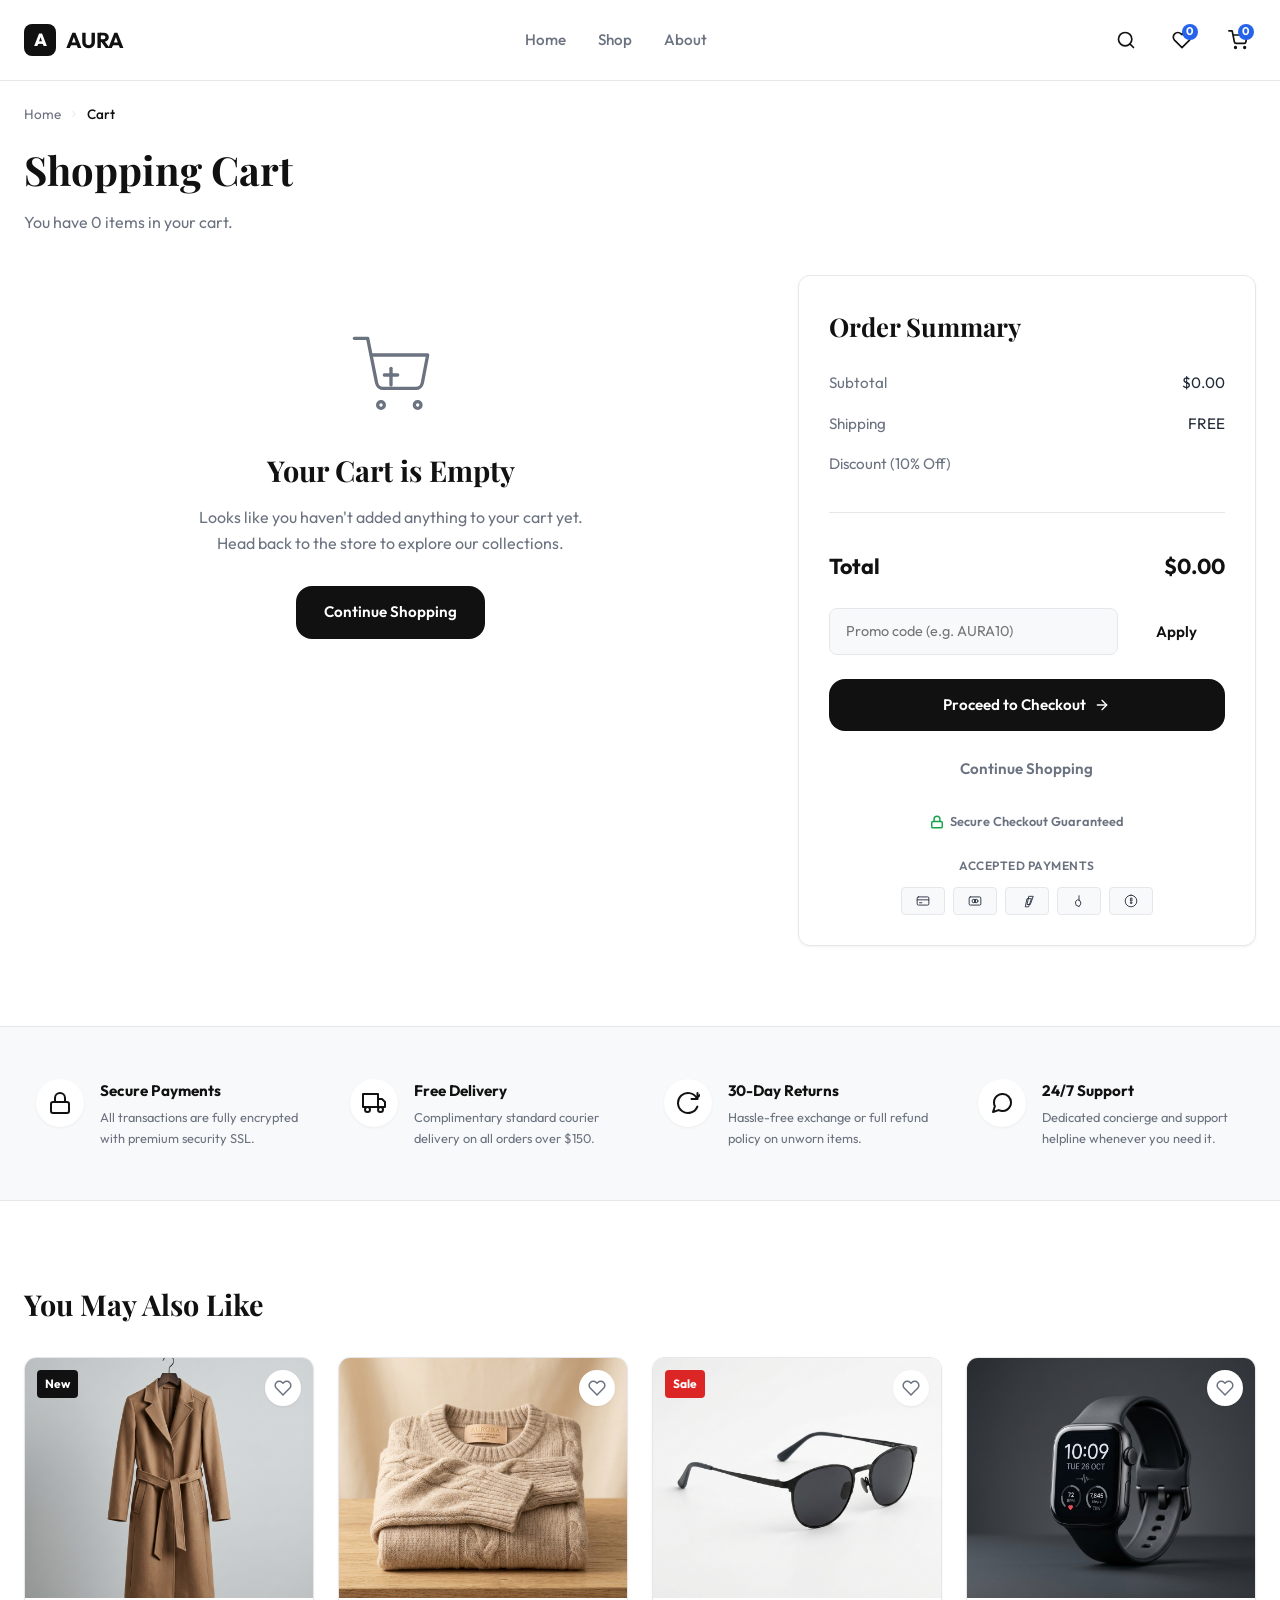
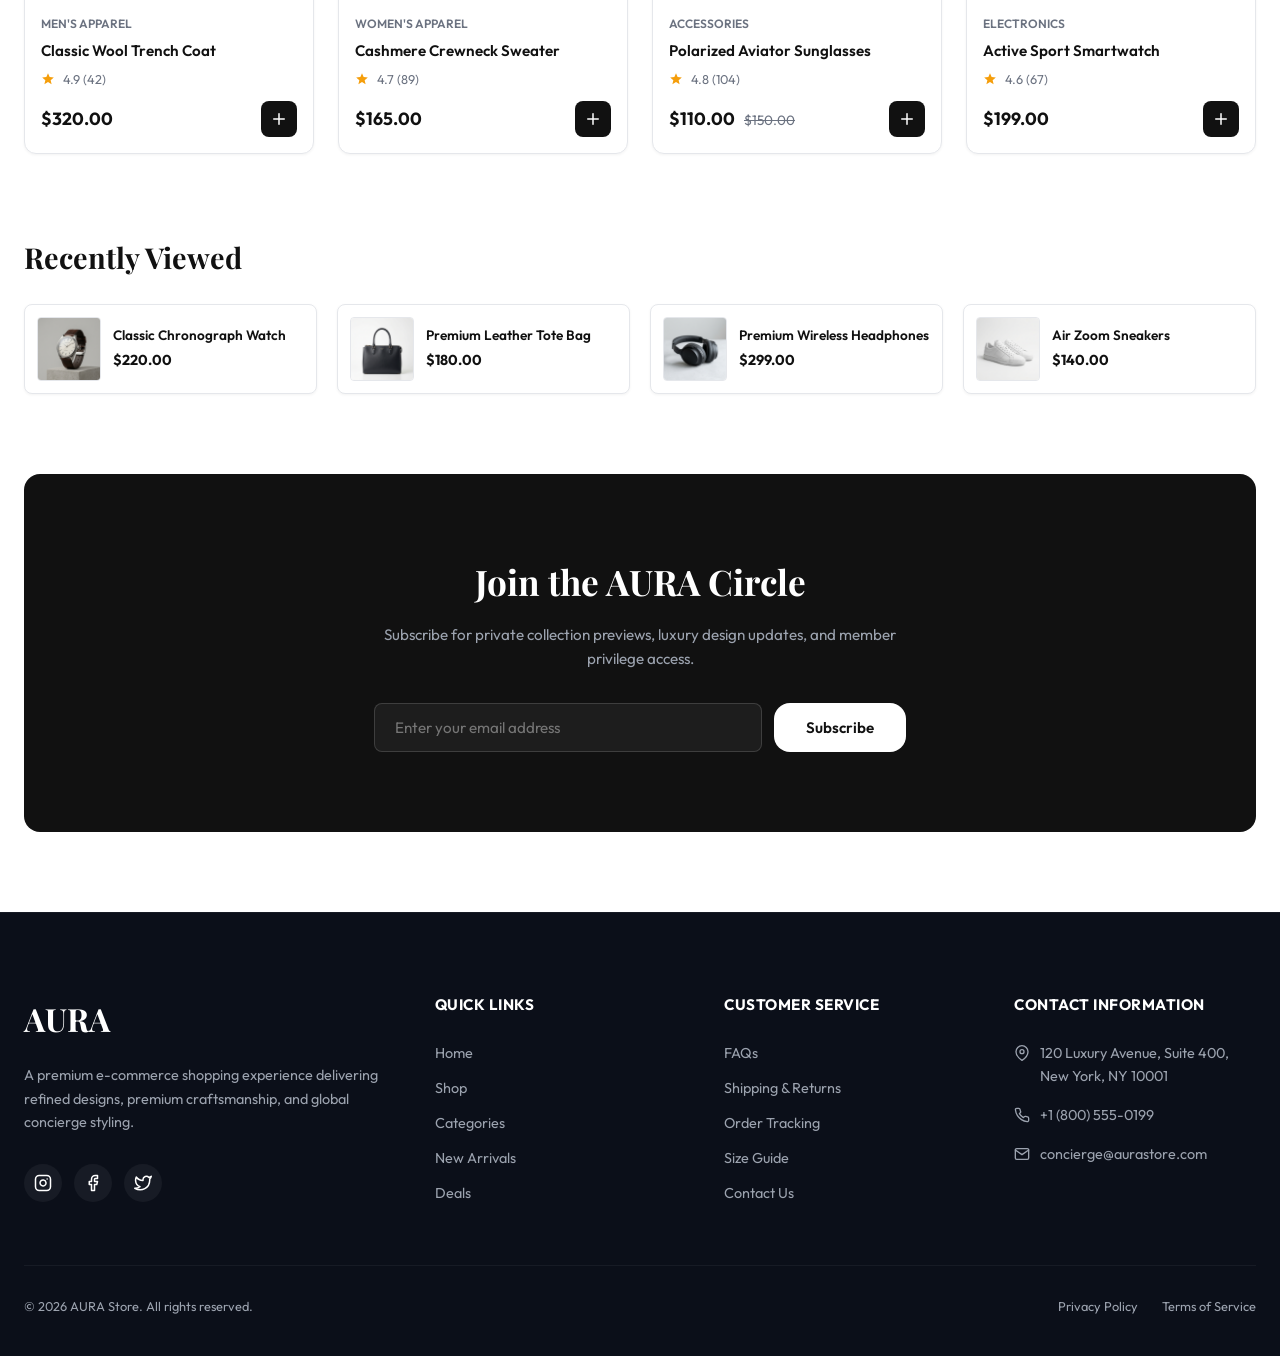
<file: cart.html>
<!DOCTYPE html>
<html lang="en">
<head>
    <meta charset="UTF-8">
    <meta name="viewport" content="width=device-width, initial-scale=1.0">
    
    <!-- Title & SEO Meta Tags -->
    <title>Shopping Cart — AURA Premium Store</title>
    <meta name="description" content="View your premium shopping cart at AURA Store. Complete secure checkout, manage selected items, sizes, quantities, and explore recommendations.">
    <meta name="keywords" content="AURA Cart, shopping cart, checkout, luxury fashion ecommerce">
    
    <!-- CSS Stylesheet -->
    <link rel="stylesheet" href="css/cart.css">
</head>
<body>
    <input type="checkbox" id="mobile-menu-toggle-chk" class="mobile-menu-toggle-chk" style="display: none;">

    <!-- ==========================================================================
       1. HEADER PLACEHOLDER
       ========================================================================== -->
    <header class="site-header">
        <div class="container site-header-inner">
            <!-- Left: Logo -->
            <a href="index.html" class="logo" aria-label="AURA Home">
                <span class="logo-icon" aria-hidden="true">A</span>
                <span>AURA</span>
            </a>

            <!-- Center: Navigation Links -->
            <nav class="nav-desktop" aria-label="Main Navigation">
                <ul class="nav-menu">
                    <li><a href="index.html" class="nav-link">Home</a></li>
                    <li><a href="shop.html" class="nav-link">Shop</a></li>
                    <li><a href="about.html" class="nav-link" id="nav-about">About</a></li>
                    <!-- <li><a href="#contact" class="nav-link" id="nav-contact">Contact</a></li> -->
                </ul>
            </nav>

            <!-- Right: Actions -->
            <div class="header-actions">
                <button onclick="openFilter()" class="action-btn" id="search-trigger" aria-label="Open Search">
                    <svg xmlns="http://www.w3.org/2000/svg" viewBox="0 0 24 24" fill="none" stroke="currentColor" stroke-width="2" stroke-linecap="round" stroke-linejoin="round">
                        <circle cx="11" cy="11" r="8"></circle>
                        <line x1="21" y1="21" x2="16.65" y2="16.65"></line>
                    </svg>
                </button>
                <a href="wishlist.html" class="action-btn" aria-label="View Wishlist">
                    <svg xmlns="http://www.w3.org/2000/svg" viewBox="0 0 24 24" fill="none" stroke="currentColor" stroke-width="2" stroke-linecap="round" stroke-linejoin="round">
                        <path d="M20.84 4.61a5.5 5.5 0 0 0-7.78 0L12 5.67l-1.06-1.06a5.5 5.5 0 0 0-7.78 7.78l1.06 1.06L12 21.23l7.78-7.78 1.06-1.06a5.5 5.5 0 0 0 0-7.78z"></path>
                    </svg>
                    <span class="badge-count">2</span>
                </a>
                <a href="cart.html" class="action-btn active" aria-label="View Shopping Cart">
                    <svg xmlns="http://www.w3.org/2000/svg" viewBox="0 0 24 24" fill="none" stroke="currentColor" stroke-width="2" stroke-linecap="round" stroke-linejoin="round">
                        <circle cx="9" cy="21" r="1"></circle>
                        <circle cx="20" cy="21" r="1"></circle>
                        <path d="M1 1h4l2.68 13.39a2 2 0 0 0 2 1.61h9.72a2 2 0 0 0 2-1.61L23 6H6"></path>
                    </svg>
                    <span class="badge-count" id="header-cart-count">4</span>
                </a>
                
            </div>
            
            <!-- Mobile Hamburger Menu Button -->
            <label for="mobile-menu-toggle-chk" class="hamburger-btn" id="mobile-menu-trigger" aria-label="Open Navigation Menu" aria-controls="mobile-nav-overlay">
                <svg xmlns="http://www.w3.org/2000/svg" viewBox="0 0 24 24" fill="none" stroke="currentColor" stroke-linecap="round" stroke-linejoin="round">
                    <line x1="3" y1="12" x2="21" y2="12"></line>
                    <line x1="3" y1="6" x2="21" y2="6"></line>
                    <line x1="3" y1="18" x2="21" y2="18"></line>
                </svg>
            </label>
        </div>
    </header>

    <!-- ==========================================================================
       MOBILE NAVIGATION MENU (SLIDE OUT DRAWER)
       ========================================================================== -->
    <div class="mobile-nav-overlay" id="mobile-nav-overlay" role="dialog" aria-modal="true" aria-label="Mobile Navigation Menu">
        <div class="mobile-nav-drawer">
            <div class="mobile-nav-header">
                <a href="index.html" class="logo">
                    <span class="logo-icon">A</span>
                    <span>AURA</span>
                </a>
                <label for="mobile-menu-toggle-chk" class="close-btn" id="mobile-menu-close" aria-label="Close Navigation Menu">
                    <svg xmlns="http://www.w3.org/2000/svg" viewBox="0 0 24 24" fill="none" stroke="currentColor" stroke-linecap="round" stroke-linejoin="round" width="24" height="24">
                        <line x1="18" y1="6" x2="6" y2="18"></line>
                        <line x1="6" y1="6" x2="18" y2="18"></line>
                    </svg>
                </label>
            </div>
            
            <nav class="mobile-nav" aria-label="Mobile Navigation List">
                <ul class="mobile-nav-list">
                    <li><a href="index.html" class="mobile-nav-link" id="mobile-nav-home">Home</a></li>
                    <li><a href="shop.html" class="mobile-nav-link active" id="mobile-nav-shop">Shop</a></li>
                    <li><a href="about.html" class="mobile-nav-link" id="mobile-nav-about">About</a></li>
                    <!-- <li><a href="#contact" class="mobile-nav-link" id="mobile-nav-contact">Contact</a></li> -->
                </ul>
            </nav>

            <div class="mobile-nav-actions">
                <a onclick="openFilter(); event.preventDefault();" href="" class="mobile-action-link" id="mobile-search-trigger">
                    <svg xmlns="http://www.w3.org/2000/svg" viewBox="0 0 24 24" fill="none" stroke="currentColor" stroke-linecap="round" stroke-linejoin="round">
                        <circle cx="11" cy="11" r="8"></circle>
                        <line x1="21" y1="21" x2="16.65" y2="16.65"></line>
                    </svg>
                    <span>Search Products</span>
                </a>
                <a href="wishlist.html" class="mobile-action-link">
                    <svg xmlns="http://www.w3.org/2000/svg" viewBox="0 0 24 24" fill="none" stroke="currentColor" stroke-linecap="round" stroke-linejoin="round">
                        <path d="M20.84 4.61a5.5 5.5 0 0 0-7.78 0L12 5.67l-1.06-1.06a5.5 5.5 0 0 0-7.78 7.78l1.06 1.06L12 21.23l7.78-7.78 1.06-1.06a5.5 5.5 0 0 0 0-7.78z"></path>
                    </svg>
                    <span>Wishlist</span>
                    <span class="badge">2</span>
                </a>
                <a href="cart.html" class="mobile-action-link">
                    <svg xmlns="http://www.w3.org/2000/svg" viewBox="0 0 24 24" fill="none" stroke="currentColor" stroke-width="2" stroke-linecap="round" stroke-linejoin="round">
                        <circle cx="9" cy="21" r="1"></circle>
                        <circle cx="20" cy="21" r="1"></circle>
                        <path d="M1 1h4l2.68 13.39a2 2 0 0 0 2 1.61h9.72a2 2 0 0 0 2-1.61L23 6H6"></path>
                    </svg>
                    <span>Shopping Cart</span>
                    <span class="badge">3</span>
                </a>
            </div>
        </div>
    </div>

    <!-- Header Spacer for Fixed Nav -->
    <div class="header-spacer"></div>

    <!-- ==========================================================================
       2. BREADCRUMBS
       ========================================================================== -->
    <div class="breadcrumbs-bar">
        <div class="container">
            <nav aria-label="Breadcrumb Navigation">
                <ul class="breadcrumb-list">
                    <li><a href="index.html" class="breadcrumb-link">Home</a></li>
                    <li class="breadcrumb-separator" aria-hidden="true">
                        <svg xmlns="http://www.w3.org/2000/svg" viewBox="0 0 24 24" fill="none" stroke="currentColor" stroke-width="2.5" stroke-linecap="round" stroke-linejoin="round" width="10" height="10">
                            <polyline points="9 18 15 12 9 6"></polyline>
                        </svg>
                    </li>
                    <li class="breadcrumb-current">Cart</li>
                </ul>
            </nav>
        </div>
    </div>

    <!-- ==========================================================================
       3. SHOPPING CART TITLE
       ========================================================================== -->
    <div class="page-title-section">
        <div class="container">
            <h1 class="page-title">Shopping Cart</h1>
            <p class="page-subtitle" id="cart-count-subtitle"></p>
        </div>
    </div>

    <!-- ==========================================================================
       4. MAIN CART PAGE LAYOUT
       ========================================================================== -->
    <main class="container" id="cart-page-main">
        <div class="cart-layout">
            
            <!-- LEFT COLUMN: CART ITEMS -->
            <div class="cart-left-column">
                
                <!-- Dynamically-ready list container -->
                <div id="cart-items-container" class="cart-items-container"></div>

            </div>

            <!-- RIGHT COLUMN: ORDER SUMMARY -->
            <div class="cart-right-column">
                <section class="order-summary-card" aria-labelledby="order-summary-title">
                    <h2 id="order-summary-title" class="summary-title">Order Summary</h2>
                    
                    <div class="summary-rows">
                        <div class="summary-row">
                            <span class="summary-row-label">Subtotal</span>
                            <span id="subtotal" class="summary-row-value">$839.00</span>
                        </div>
                        <div class="summary-row">
                            <span class="summary-row-label">Shipping</span>
                            <span id="shipping" class="summary-row-value">FREE</span>
                        </div>
                       
                        <div class="summary-row discount">
                            <span class="summary-row-label">Discount (10% Off)</span>
                            <span id="discount" class="summary-row-value"></span>
                        </div> 
                        
                        <div id="sumDivider" class="summary-divider"></div>
                        
                        <div class="summary-row summary-total">
                            <span>Total</span>
                            <span id="grand-total"></span>
                        </div>
                    </div>
                    
                    <!-- Coupon Block -->
                    <div class="coupon-input-wrapper">
                        <input type="text" id="coupon-input" class="coupon-input" placeholder="Promo code (e.g. AURA10)" aria-label="Promo code">
                        <button onclick="coupon()" type="button" id="apply-coupon" class="btn btn-secondary">Apply</button>
                    </div>
                    
                    <!-- Checkout & Shopping Action buttons -->
                    <div class="summary-actions">
                        <a onclick="checkout()" href="#checkout" id="checkout-btn" class="btn btn-primary btn-full">
                            <span>Proceed to Checkout</span>
                            <svg xmlns="http://www.w3.org/2000/svg" viewBox="0 0 24 24" fill="none" stroke="currentColor" stroke-width="2" stroke-linecap="round" stroke-linejoin="round" width="16" height="16">
                                <line x1="5" y1="12" x2="19" y2="12"></line>
                                <polyline points="12 5 19 12 12 19"></polyline>
                            </svg>
                        </a>
                        <a href="shop.html" id="continue-shopping-summary" class="btn btn-outline btn-full">
                            Continue Shopping
                        </a>
                    </div>
                    
                    <!-- Secure Checkout Badge -->
                    <div class="checkout-badge-row">
                        <svg xmlns="http://www.w3.org/2000/svg" viewBox="0 0 24 24" fill="none" stroke="currentColor" stroke-width="2.5" stroke-linecap="round" stroke-linejoin="round">
                            <rect x="3" y="11" width="18" height="11" rx="2" ry="2"></rect>
                            <path d="M7 11V7a5 5 0 0 1 10 0v4"></path>
                        </svg>
                        <span>Secure Checkout Guaranteed</span>
                    </div>
                    
                    <!-- Payment Methods panel -->
                    <div class="payment-methods-panel">
                        <h4 class="payment-methods-title">Accepted Payments</h4>
                        <div class="payment-icons">
                            <div class="payment-icon-card" aria-label="Visa">
                                <svg xmlns="http://www.w3.org/2000/svg" viewBox="0 0 24 24" fill="none" stroke="currentColor" stroke-width="1.5" stroke-linecap="round" stroke-linejoin="round">
                                    <rect x="2" y="5" width="20" height="14" rx="2"></rect>
                                    <line x1="2" y1="10" x2="22" y2="10"></line>
                                    <line x1="6" y1="15" x2="10" y2="15"></line>
                                </svg>
                            </div>
                            <div class="payment-icon-card" aria-label="Mastercard">
                                <svg xmlns="http://www.w3.org/2000/svg" viewBox="0 0 24 24" fill="none" stroke="currentColor" stroke-width="1.5" stroke-linecap="round" stroke-linejoin="round">
                                    <rect x="2" y="5" width="20" height="14" rx="2"></rect>
                                    <circle cx="10" cy="12" r="3"></circle>
                                    <circle cx="14" cy="12" r="3"></circle>
                                </svg>
                            </div>
                            <div class="payment-icon-card" aria-label="PayPal">
                                <svg xmlns="http://www.w3.org/2000/svg" viewBox="0 0 24 24" fill="none" stroke="currentColor" stroke-width="1.5" stroke-linecap="round" stroke-linejoin="round">
                                    <path d="M22 4h-7L12 18h5z"></path>
                                    <path d="M19 8H12L9 22h5z"></path>
                                </svg>
                            </div>
                            <div class="payment-icon-card" aria-label="Apple Pay">
                                <svg xmlns="http://www.w3.org/2000/svg" viewBox="0 0 24 24" fill="none" stroke="currentColor" stroke-width="1.5" stroke-linecap="round" stroke-linejoin="round">
                                    <path d="M12 20.94c1.88-1 3.06-2.94 3.06-5.44a5.55 5.55 0 0 0-5.06-5.5 5.25 5.25 0 0 0-1 .06 5.86 5.86 0 0 0-3.06 5.44 5.56 5.56 0 0 0 5 5.5 5 5 0 0 0 1.06-.06z"></path>
                                    <path d="M12 10V3"></path>
                                </svg>
                            </div>
                            <div class="payment-icon-card" aria-label="Google Pay">
                                <svg xmlns="http://www.w3.org/2000/svg" viewBox="0 0 24 24" fill="none" stroke="currentColor" stroke-width="1.5" stroke-linecap="round" stroke-linejoin="round">
                                    <path d="M12 2a10 10 0 1 0 10 10A10 10 0 0 0 12 2zm1 14h-2v-2h2zm0-4h-2V7h2z"></path>
                                </svg>
                            </div>
                        </div>
                    </div>
                </section>
            </div>

        </div>
    </main>

    <!-- ==========================================================================
       5. TRUST BADGES
       ========================================================================== -->
    <section class="trust-badges-section" aria-label="AURA Customer Guarantees">
        <div class="container">
            <div class="trust-badges-grid">
                <!-- Card 1 -->
                <div class="trust-badge-card">
                    <div class="trust-icon-wrapper">
                        <svg xmlns="http://www.w3.org/2000/svg" viewBox="0 0 24 24" fill="none" stroke="currentColor" stroke-width="2" stroke-linecap="round" stroke-linejoin="round">
                            <rect x="3" y="11" width="18" height="11" rx="2" ry="2"></rect>
                            <path d="M7 11V7a5 5 0 0 1 10 0v4"></path>
                        </svg>
                    </div>
                    <div class="trust-info">
                        <h4 class="trust-title">Secure Payments</h4>
                        <p class="trust-desc">All transactions are fully encrypted with premium security SSL.</p>
                    </div>
                </div>
                <!-- Card 2 -->
                <div class="trust-badge-card">
                    <div class="trust-icon-wrapper">
                        <svg xmlns="http://www.w3.org/2000/svg" viewBox="0 0 24 24" fill="none" stroke="currentColor" stroke-width="2" stroke-linecap="round" stroke-linejoin="round">
                            <rect x="1" y="3" width="15" height="13"></rect>
                            <polygon points="16 8 20 8 23 11 23 16 16 16 16 8"></polygon>
                            <circle cx="5.5" cy="18.5" r="2.5"></circle>
                            <circle cx="18.5" cy="18.5" r="2.5"></circle>
                        </svg>
                    </div>
                    <div class="trust-info">
                        <h4 class="trust-title">Free Delivery</h4>
                        <p class="trust-desc">Complimentary standard courier delivery on all orders over $150.</p>
                    </div>
                </div>
                <!-- Card 3 -->
                <div class="trust-badge-card">
                    <div class="trust-icon-wrapper">
                        <svg xmlns="http://www.w3.org/2000/svg" viewBox="0 0 24 24" fill="none" stroke="currentColor" stroke-width="2" stroke-linecap="round" stroke-linejoin="round">
                            <path d="M21.5 2v6h-6M21.34 15.57a10 10 0 1 1-.57-8.38l5.67-5.67"></path>
                        </svg>
                    </div>
                    <div class="trust-info">
                        <h4 class="trust-title">30-Day Returns</h4>
                        <p class="trust-desc">Hassle-free exchange or full refund policy on unworn items.</p>
                    </div>
                </div>
                <!-- Card 4 -->
                <div class="trust-badge-card">
                    <div class="trust-icon-wrapper">
                        <svg xmlns="http://www.w3.org/2000/svg" viewBox="0 0 24 24" fill="none" stroke="currentColor" stroke-width="2" stroke-linecap="round" stroke-linejoin="round">
                            <path d="M21 11.5a8.38 8.38 0 0 1-.9 3.8 8.5 8.5 0 0 1-7.6 4.7 8.38 8.38 0 0 1-3.8-.9L3 21l1.9-5.7a8.38 8.38 0 0 1-.9-3.8 8.5 8.5 0 0 1 4.7-7.6 8.38 8.38 0 0 1 3.8-.9h.5a8.48 8.48 0 0 1 8 8v.5z"></path>
                        </svg>
                    </div>
                    <div class="trust-info">
                        <h4 class="trust-title">24/7 Support</h4>
                        <p class="trust-desc">Dedicated concierge and support helpline whenever you need it.</p>
                    </div>
                </div>
            </div>
        </div>
    </section>

    <!-- ==========================================================================
       6. RECOMMENDED PRODUCTS (GRID OF 4)
       ========================================================================== -->
    <section class="container recommendations-section" aria-labelledby="recommendations-title">
        <div class="recommendations-header">
            <h2 id="recommendations-title" class="recommendations-title">You May Also Like</h2>
        </div>
        
        <div id="recommended-products" class="recommendations-grid">
            <!-- Card 1: Wool Coat -->
            <article class="product-card">
                <span class="product-badge">New</span>
                <div class="wishlist-btn-wrapper">
                    <button type="button" class="wishlist-btn" aria-label="Add to Wishlist">
                        <svg xmlns="http://www.w3.org/2000/svg" viewBox="0 0 24 24" fill="none" stroke="currentColor" stroke-width="2" stroke-linecap="round" stroke-linejoin="round" width="18" height="18">
                            <path d="M20.84 4.61a5.5 5.5 0 0 0-7.78 0L12 5.67l-1.06-1.06a5.5 5.5 0 0 0-7.78 7.78l1.06 1.06L12 21.23l7.78-7.78 1.06-1.06a5.5 5.5 0 0 0 0-7.78z"></path>
                        </svg>
                    </button>
                </div>
                <div class="product-media">
                    <img src="images/products/coat.png" alt="Classic Wool Trench Coat">
                </div>
                <div class="product-info">
                    <span class="product-category">Men's Apparel</span>
                    <h3 class="product-title">
                        <a href="view-details.html">Classic Wool Trench Coat</a>
                    </h3>
                    <div class="product-rating">
                        <svg xmlns="http://www.w3.org/2000/svg" viewBox="0 0 24 24" fill="currentColor" width="14" height="14">
                            <path d="M12 17.27L18.18 21l-1.64-7.03L22 9.24l-7.19-.61L12 2 9.19 8.63 2 9.24l5.46 4.73L5.82 21z"></path>
                        </svg>
                        <span class="product-rating-value">4.9 (42)</span>
                    </div>
                    <div class="product-price-row">
                        <span class="product-price">$320.00</span>
                        <button type="button" class="quick-add-btn" aria-label="Add to Cart">
                            <svg xmlns="http://www.w3.org/2000/svg" viewBox="0 0 24 24" fill="none" stroke="currentColor" stroke-width="2" stroke-linecap="round" stroke-linejoin="round">
                                <line x1="12" y1="5" x2="12" y2="19"></line>
                                <line x1="5" y1="12" x2="19" y2="12"></line>
                            </svg>
                        </button>
                    </div>
                </div>
            </article>

            <!-- Card 2: Cashmere Sweater -->
            <article class="product-card">
                <div class="wishlist-btn-wrapper">
                    <button type="button" class="wishlist-btn" aria-label="Add to Wishlist">
                        <svg xmlns="http://www.w3.org/2000/svg" viewBox="0 0 24 24" fill="none" stroke="currentColor" stroke-width="2" stroke-linecap="round" stroke-linejoin="round" width="18" height="18">
                            <path d="M20.84 4.61a5.5 5.5 0 0 0-7.78 0L12 5.67l-1.06-1.06a5.5 5.5 0 0 0-7.78 7.78l1.06 1.06L12 21.23l7.78-7.78 1.06-1.06a5.5 5.5 0 0 0 0-7.78z"></path>
                        </svg>
                    </button>
                </div>
                <div class="product-media">
                    <img src="images/products/sweater.png" alt="Cashmere Crewneck Sweater">
                </div>
                <div class="product-info">
                    <span class="product-category">Women's Apparel</span>
                    <h3 class="product-title">
                        <a href="view-details.html">Cashmere Crewneck Sweater</a>
                    </h3>
                    <div class="product-rating">
                        <svg xmlns="http://www.w3.org/2000/svg" viewBox="0 0 24 24" fill="currentColor" width="14" height="14">
                            <path d="M12 17.27L18.18 21l-1.64-7.03L22 9.24l-7.19-.61L12 2 9.19 8.63 2 9.24l5.46 4.73L5.82 21z"></path>
                        </svg>
                        <span class="product-rating-value">4.7 (89)</span>
                    </div>
                    <div class="product-price-row">
                        <span class="product-price">$165.00</span>
                        <button type="button" class="quick-add-btn" aria-label="Add to Cart">
                            <svg xmlns="http://www.w3.org/2000/svg" viewBox="0 0 24 24" fill="none" stroke="currentColor" stroke-width="2" stroke-linecap="round" stroke-linejoin="round">
                                <line x1="12" y1="5" x2="12" y2="19"></line>
                                <line x1="5" y1="12" x2="19" y2="12"></line>
                            </svg>
                        </button>
                    </div>
                </div>
            </article>

            <!-- Card 3: Sunglasses -->
            <article class="product-card">
                <span class="product-badge" style="background-color: var(--color-danger);">Sale</span>
                <div class="wishlist-btn-wrapper">
                    <button type="button" class="wishlist-btn" aria-label="Add to Wishlist">
                        <svg xmlns="http://www.w3.org/2000/svg" viewBox="0 0 24 24" fill="none" stroke="currentColor" stroke-width="2" stroke-linecap="round" stroke-linejoin="round" width="18" height="18">
                            <path d="M20.84 4.61a5.5 5.5 0 0 0-7.78 0L12 5.67l-1.06-1.06a5.5 5.5 0 0 0-7.78 7.78l1.06 1.06L12 21.23l7.78-7.78 1.06-1.06a5.5 5.5 0 0 0 0-7.78z"></path>
                        </svg>
                    </button>
                </div>
                <div class="product-media">
                    <img src="images/products/sunglasses.png" alt="Aviator Sunglasses">
                </div>
                <div class="product-info">
                    <span class="product-category">Accessories</span>
                    <h3 class="product-title">
                        <a href="view-details.html">Polarized Aviator Sunglasses</a>
                    </h3>
                    <div class="product-rating">
                        <svg xmlns="http://www.w3.org/2000/svg" viewBox="0 0 24 24" fill="currentColor" width="14" height="14">
                            <path d="M12 17.27L18.18 21l-1.64-7.03L22 9.24l-7.19-.61L12 2 9.19 8.63 2 9.24l5.46 4.73L5.82 21z"></path>
                        </svg>
                        <span class="product-rating-value">4.8 (104)</span>
                    </div>
                    <div class="product-price-row">
                        <div>
                            <span class="product-price">$110.00</span>
                            <span class="product-original-price">$150.00</span>
                        </div>
                        <button type="button" class="quick-add-btn" aria-label="Add to Cart">
                            <svg xmlns="http://www.w3.org/2000/svg" viewBox="0 0 24 24" fill="none" stroke="currentColor" stroke-width="2" stroke-linecap="round" stroke-linejoin="round">
                                <line x1="12" y1="5" x2="12" y2="19"></line>
                                <line x1="5" y1="12" x2="19" y2="12"></line>
                            </svg>
                        </button>
                    </div>
                </div>
            </article>

            <!-- Card 4: Smartwatch -->
            <article class="product-card">
                <div class="wishlist-btn-wrapper">
                    <button type="button" class="wishlist-btn" aria-label="Add to Wishlist">
                        <svg xmlns="http://www.w3.org/2000/svg" viewBox="0 0 24 24" fill="none" stroke="currentColor" stroke-width="2" stroke-linecap="round" stroke-linejoin="round" width="18" height="18">
                            <path d="M20.84 4.61a5.5 5.5 0 0 0-7.78 0L12 5.67l-1.06-1.06a5.5 5.5 0 0 0-7.78 7.78l1.06 1.06L12 21.23l7.78-7.78 1.06-1.06a5.5 5.5 0 0 0 0-7.78z"></path>
                        </svg>
                    </button>
                </div>
                <div class="product-media">
                    <img src="images/products/smartwatch.png" alt="Active Sport Smartwatch">
                </div>
                <div class="product-info">
                    <span class="product-category">Electronics</span>
                    <h3 class="product-title">
                        <a href="view-details.html">Active Sport Smartwatch</a>
                    </h3>
                    <div class="product-rating">
                        <svg xmlns="http://www.w3.org/2000/svg" viewBox="0 0 24 24" fill="currentColor" width="14" height="14">
                            <path d="M12 17.27L18.18 21l-1.64-7.03L22 9.24l-7.19-.61L12 2 9.19 8.63 2 9.24l5.46 4.73L5.82 21z"></path>
                        </svg>
                        <span class="product-rating-value">4.6 (67)</span>
                    </div>
                    <div class="product-price-row">
                        <span class="product-price">$199.00</span>
                        <button type="button" class="quick-add-btn" aria-label="Add to Cart">
                            <svg xmlns="http://www.w3.org/2000/svg" viewBox="0 0 24 24" fill="none" stroke="currentColor" stroke-width="2" stroke-linecap="round" stroke-linejoin="round">
                                <line x1="12" y1="5" x2="12" y2="19"></line>
                                <line x1="5" y1="12" x2="19" y2="12"></line>
                            </svg>
                        </button>
                    </div>
                </div>
            </article>
        </div>
    </section>

    <!-- ==========================================================================
       7. RECENTLY VIEWED PRODUCTS (4 COMPACT CARDS)
       ========================================================================== -->
    <section class="container recently-viewed-section" aria-labelledby="recently-viewed-title">
        <h2 id="recently-viewed-title" class="recommendations-title" style="margin-bottom: 24px;">Recently Viewed</h2>
        <div id="recent-products" class="recently-viewed-grid">
            <!-- Mini Card 1: Watch -->
            <article class="compact-product-card">
                <div class="compact-media">
                    <img src="images/products/watch.png" alt="Classic Chronograph Watch">
                </div>
                <div class="compact-info">
                    <h4 class="compact-title">Classic Chronograph Watch</h4>
                    <span class="compact-price">$220.00</span>
                </div>
            </article>

            <!-- Mini Card 2: Bag -->
            <article class="compact-product-card">
                <div class="compact-media">
                    <img src="images/products/bag.png" alt="Premium Leather Tote Bag">
                </div>
                <div class="compact-info">
                    <h4 class="compact-title">Premium Leather Tote Bag</h4>
                    <span class="compact-price">$180.00</span>
                </div>
            </article>

            <!-- Mini Card 3: Headphones -->
            <article class="compact-product-card">
                <div class="compact-media">
                    <img src="images/products/headphones.png" alt="Premium Wireless Headphones">
                </div>
                <div class="compact-info">
                    <h4 class="compact-title">Premium Wireless Headphones</h4>
                    <span class="compact-price">$299.00</span>
                </div>
            </article>

            <!-- Mini Card 4: Sneakers -->
            <article class="compact-product-card">
                <div class="compact-media">
                    <img src="images/products/sneakers.png" alt="Air Zoom Sneakers">
                </div>
                <div class="compact-info">
                    <h4 class="compact-title">Air Zoom Sneakers</h4>
                    <span class="compact-price">$140.00</span>
                </div>
            </article>
        </div>
    </section>

    <!-- ==========================================================================
       8. NEWSLETTER
       ========================================================================== -->
    <section class="container">
        <div class="newsletter-section">
            <div class="newsletter-content">
                <h2 class="newsletter-title">Join the AURA Circle</h2>
                <p class="newsletter-desc">Subscribe for private collection previews, luxury design updates, and member privilege access.</p>
                <form class="newsletter-form" action="#" method="POST" onsubmit="event.preventDefault();">
                    <input type="email" class="newsletter-input" placeholder="Enter your email address" aria-label="Email address" required>
                    <button type="submit" class="btn btn-primary">Subscribe</button>
                </form>
            </div>
        </div>
    </section>

    <!-- ==========================================================================
       9. FOOTER PLACEHOLDER
       ========================================================================== -->
    <footer class="site-footer">
        <div class="container">
            <div class="footer-top">
                <!-- Col 1: Brand Info -->
                <div class="footer-brand">
                    <span class="footer-logo">AURA</span>
                    <p class="footer-brand-desc">A premium e-commerce shopping experience delivering refined designs, premium craftsmanship, and global concierge styling.</p>
                    <div class="footer-social-links">
                        <a href="https://instagram.com" class="social-icon-btn" aria-label="AURA Instagram" target="_blank" rel="noopener">
                            <svg xmlns="http://www.w3.org/2000/svg" viewBox="0 0 24 24" fill="none" stroke="currentColor" stroke-width="2" stroke-linecap="round" stroke-linejoin="round">
                                <rect x="2" y="2" width="20" height="20" rx="5" ry="5"></rect>
                                <path d="M16 11.37A4 4 0 1 1 12.63 8 4 4 0 0 1 16 11.37z"></path>
                                <line x1="17.5" y1="6.5" x2="17.51" y2="6.5"></line>
                            </svg>
                        </a>
                        <a href="https://facebook.com" class="social-icon-btn" aria-label="AURA Facebook" target="_blank" rel="noopener">
                            <svg xmlns="http://www.w3.org/2000/svg" viewBox="0 0 24 24" fill="none" stroke="currentColor" stroke-width="2" stroke-linecap="round" stroke-linejoin="round">
                                <path d="M18 2h-3a5 5 0 0 0-5 5v3H7v4h3v8h4v-8h3l1-4h-4V7a1 1 0 0 1 1-1h3z"></path>
                            </svg>
                        </a>
                        <a href="https://twitter.com" class="social-icon-btn" aria-label="AURA Twitter" target="_blank" rel="noopener">
                            <svg xmlns="http://www.w3.org/2000/svg" viewBox="0 0 24 24" fill="none" stroke="currentColor" stroke-width="2" stroke-linecap="round" stroke-linejoin="round">
                                <path d="M23 3a10.9 10.9 0 0 1-3.14 1.53 4.48 4.48 0 0 0-7.86 3v1A10.66 10.66 0 0 1 3 4s-4 9 5 13a11.64 11.64 0 0 1-7 2c9 5 20 0 20-11.5a4.5 4.5 0 0 0-.08-.83A7.72 7.72 0 0 0 23 3z"></path>
                            </svg>
                        </a>
                    </div>
                </div>
                
                <!-- Col 2: Quick Links -->
                <div class="footer-col">
                    <h4 class="footer-col-title">Quick Links</h4>
                    <ul class="footer-links-list">
                        <li><a href="index.html" class="footer-link">Home</a></li>
                        <li><a href="shop.html" class="footer-link">Shop</a></li>
                        <li><a href="index.html#categories" class="footer-link">Categories</a></li>
                        <li><a href="index.html#new-arrivals" class="footer-link">New Arrivals</a></li>
                        <li><a href="index.html#deals" class="footer-link">Deals</a></li>
                    </ul>
                </div>
                
                <!-- Col 3: Customer Service -->
                <div class="footer-col">
                    <h4 class="footer-col-title">Customer Service</h4>
                    <ul class="footer-links-list">
                        <li><a href="#faq" class="footer-link">FAQs</a></li>
                        <li><a href="#shipping" class="footer-link">Shipping & Returns</a></li>
                        <li><a href="view-order.html" class="footer-link">Order Tracking</a></li>
                        <li><a href="#size-guide" class="footer-link">Size Guide</a></li>
                        <li><a href="#contact" class="footer-link">Contact Us</a></li>
                    </ul>
                </div>
                
                <!-- Col 4: Contact Info -->
                <div class="footer-col">
                    <h4 class="footer-col-title">Contact Information</h4>
                    <ul class="footer-links-list" style="gap: 16px;">
                        <li style="display: flex; gap: 10px; align-items: flex-start;">
                            <svg xmlns="http://www.w3.org/2000/svg" viewBox="0 0 24 24" fill="none" stroke="currentColor" stroke-width="2" stroke-linecap="round" stroke-linejoin="round" width="16" height="16" style="flex-shrink:0; margin-top:3px;">
                                <path d="M21 10c0 7-9 13-9 13s-9-6-9-13a9 9 0 0 1 18 0z"></path>
                                <circle cx="12" cy="10" r="3"></circle>
                            </svg>
                            <span>120 Luxury Avenue, Suite 400, New York, NY 10001</span>
                        </li>
                        <li style="display: flex; gap: 10px; align-items: center;">
                            <svg xmlns="http://www.w3.org/2000/svg" viewBox="0 0 24 24" fill="none" stroke="currentColor" stroke-width="2" stroke-linecap="round" stroke-linejoin="round" width="16" height="16" style="flex-shrink:0;">
                                <path d="M22 16.92v3a2 2 0 0 1-2.18 2 19.79 19.79 0 0 1-8.63-3.07 19.5 19.5 0 0 1-6-6 19.79 19.79 0 0 1-3.07-8.67A2 2 0 0 1 4.11 2h3a2 2 0 0 1 2 1.72 12.84 12.84 0 0 0 .7 2.81 2 2 0 0 1-.45 2.11L8.09 9.91a16 16 0 0 0 6 6l1.27-1.27a2 2 0 0 1 2.11-.45 12.84 12.84 0 0 0 2.81.7A2 2 0 0 1 22 16.92z"></path>
                            </svg>
                            <span>+1 (800) 555-0199</span>
                        </li>
                        <li style="display: flex; gap: 10px; align-items: center;">
                            <svg xmlns="http://www.w3.org/2000/svg" viewBox="0 0 24 24" fill="none" stroke="currentColor" stroke-width="2" stroke-linecap="round" stroke-linejoin="round" width="16" height="16" style="flex-shrink:0;">
                                <path d="M4 4h16c1.1 0 2 .9 2 2v12c0 1.1-.9 2-2 2H4c-1.1 0-2-.9-2-2V6c0-1.1.9-2 2-2z"></path>
                                <polyline points="22,6 12,13 2,6"></polyline>
                            </svg>
                            <span>concierge@aurastore.com</span>
                        </li>
                    </ul>
                </div>
            </div>
            
            <div class="footer-bottom">
                <p>&copy; 2026 AURA Store. All rights reserved.</p>
                <div class="footer-legal-links">
                    <a href="#privacy" class="footer-legal-link">Privacy Policy</a>
                    <a href="#terms" class="footer-legal-link">Terms of Service</a>
                </div>
            </div>
        </div>
    </footer>

    <!-- MODAL -->
    <!-- ==========================================================================
       CHECKOUT MODAL OVERLAY
       ========================================================================== -->
    <!-- JavaScript Hook: Show checkout-overlay class list toggle (add 'active') -->
    <div class="checkout-overlay" id="checkout-overlay" role="dialog" aria-modal="true" aria-labelledby="checkout-title">
        
    </div>


    <!-- ==========================================================================
       PROCESSING / LOADING OVERLAY
       ========================================================================== -->
    <!-- JavaScript Hook: Toggle active class to show/hide processing overlay -->
    <div class="processing-overlay" id="processing-overlay" role="dialog" aria-modal="true" aria-label="Processing Payment">
        <div class="processing-content">
            <div class="spinner-box">
                <div class="loading-spinner"></div>
            </div>
            <p class="processing-text">Processing Payment...</p>
        </div>
    </div>


    <!-- ==========================================================================
       SUCCESS MODAL OVERLAY
       ========================================================================== -->
    <!-- JavaScript Hook: Toggle active class to show success screen after payment -->
    <div class="success-overlay" id="success-modal" role="dialog" aria-modal="true" aria-labelledby="success-title">
        
    </div>

    <!-- ==========================================================================
       SEARCH OVERLAY
       ========================================================================== -->
    <div class="search-overlay" id="search-overlay" role="dialog" aria-modal="true" aria-label="Search Products">
        <button onclick="closeSearch()" class="search-close-btn" id="search-close" aria-label="Close Search Overlay">
            <svg xmlns="http://www.w3.org/2000/svg" viewBox="0 0 24 24" fill="none" stroke="currentColor" stroke-linecap="round" stroke-linejoin="round" width="24" height="24">
                <line x1="18" y1="6" x2="6" y2="18"></line>
                <line x1="6" y1="6" x2="18" y2="18"></line>
            </svg>
        </button>
        <div class="search-container">
            <h2 class="search-header-text">What are you looking for?</h2>
            <form class="search-form" id="search-overlay-form" action="#shop">
                <input oninput="search()" type="search" class="search-input-field" id="search-query" placeholder="Search by product, category, style..." aria-label="Search site content" autofocus>
                <button onclick="submitSearch()" type="submit" class="search-submit-btn" aria-label="Submit Search">
                    <svg xmlns="http://www.w3.org/2000/svg" viewBox="0 0 24 24" fill="none" stroke="currentColor" stroke-linecap="round" stroke-linejoin="round">
                        <circle cx="11" cy="11" r="8"></circle>
                        <line x1="21" y1="21" x2="16.65" y2="16.65"></line>
                    </svg>
                </button>
            </form>
            <div class="search-results-box" id="search-results-box"></div>
        </div>
    </div>

    <script src="js/main.js"></script>
    <script src="./js/cart.js"></script>
</body>
</html>
</file>
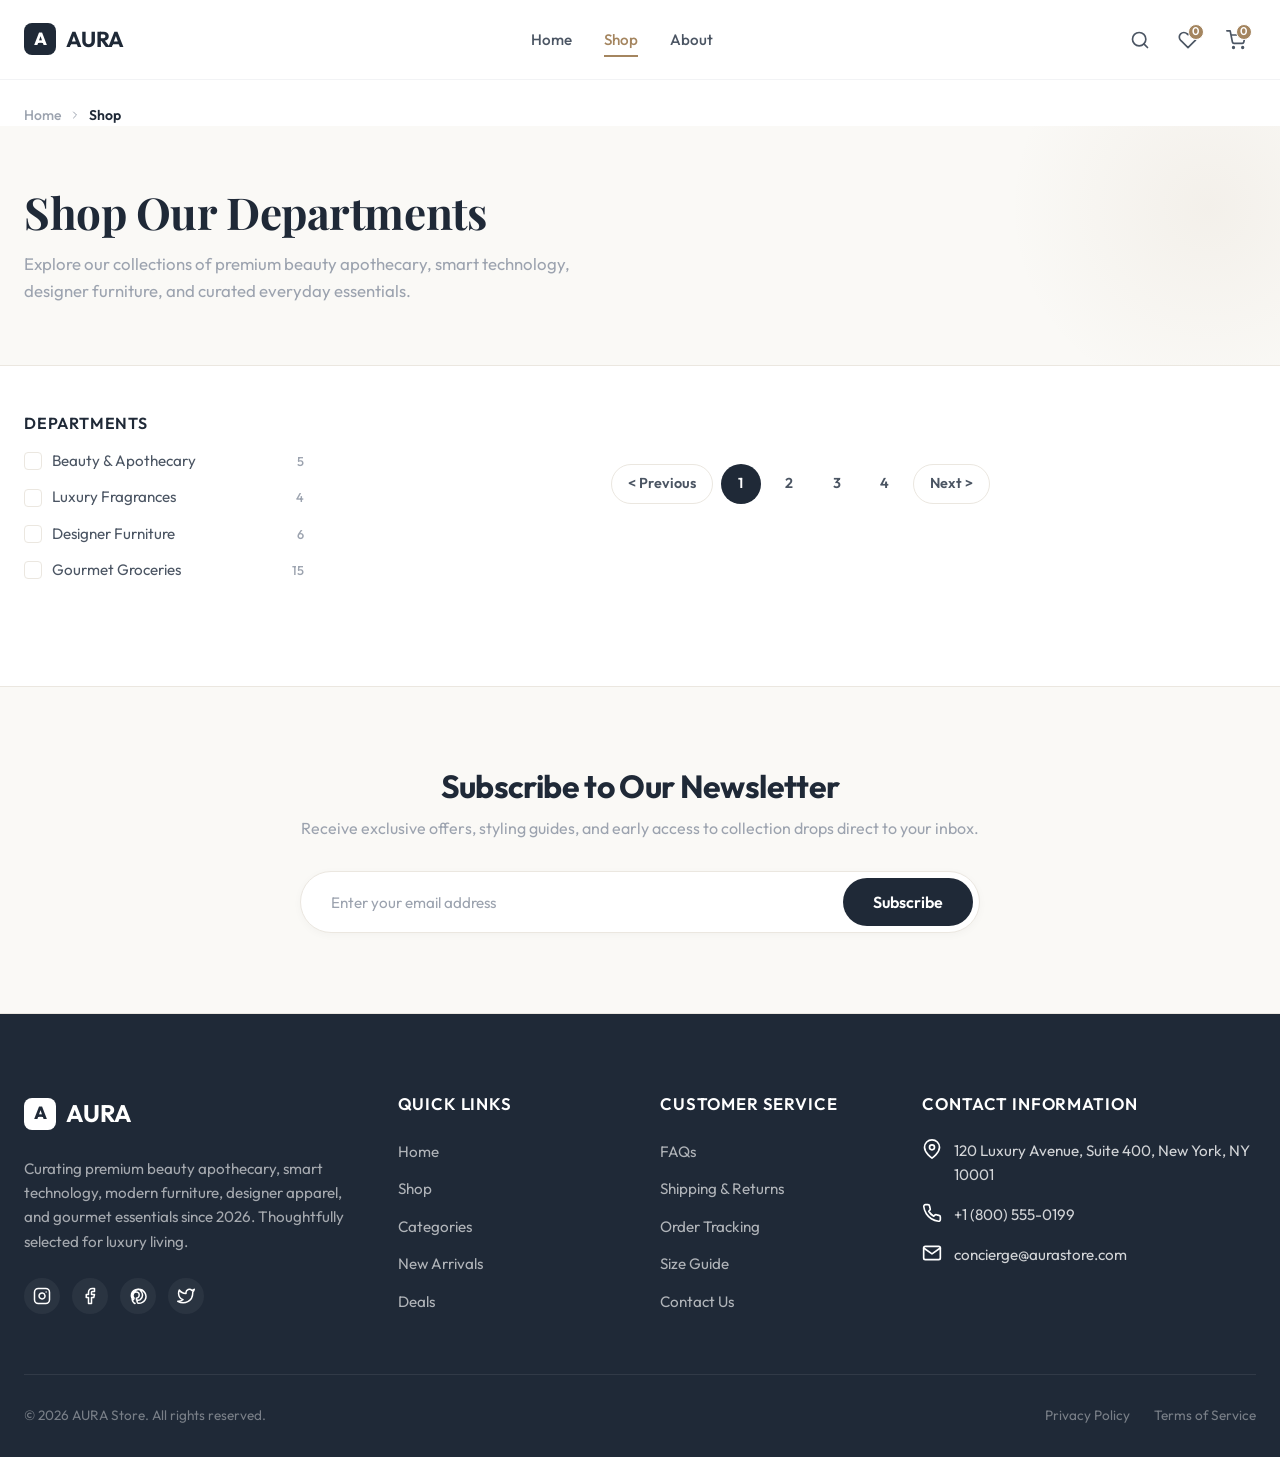
<file: shop.html>
<!DOCTYPE html>
<html lang="en">
<head>
    <meta charset="UTF-8">
    <meta name="viewport" content="width=device-width, initial-scale=1.0">
    
    <!-- Title & SEO Meta Tags -->
    <title>Shop Our Collection — AURA Premium Store</title>
    <meta name="description" content="Browse AURA's premium collection of minimalist fashion, shoes, luxury accessories, and designer electronics. Filter by brand, price, rating, and availability.">
    <meta name="keywords" content="e-commerce shop, premium apparel, minimalist fashion, designer accessories, online store">
    
    <!-- CSS Stylesheet -->
    <link rel="stylesheet" href="css/shop.css">
</head>
<body>
    <input type="checkbox" id="mobile-menu-toggle-chk" class="mobile-menu-toggle-chk" style="display: none;">

    <!-- ==========================================================================
       1. HEADER PLACEHOLDER
       ========================================================================== -->
    <header class="header">
        <div class="container">
            <!-- Left: Logo -->
            <a href="index.html" class="logo" aria-label="AURA Home">
                <span class="logo-icon" aria-hidden="true">A</span>
                <span>AURA</span>
            </a>

            <!-- Center: Navigation Links -->
            <nav class="nav-desktop" aria-label="Main Navigation">
                <ul class="nav-list">
                    <li><a href="index.html" class="nav-link">Home</a></li>
                    <li><a href="shop.html" class="nav-link active">Shop</a></li>
                    <li><a href="about.html" class="nav-link" id="nav-about">About</a></li>
                    <!-- <li><a href="#contact" class="nav-link" id="nav-contact">Contact</a></li> -->
                </ul>
            </nav>

            <!-- Right: Actions -->
            <div class="header-actions">
                <!-- Search Icon -->
                <button id="search-trigger" class="action-btn" aria-label="Open Search">
                    <svg xmlns="http://www.w3.org/2000/svg" viewBox="0 0 24 24" fill="none" stroke="currentColor" stroke-linecap="round" stroke-linejoin="round">
                        <circle cx="11" cy="11" r="8"></circle>
                        <line x1="21" y1="21" x2="16.65" y2="16.65"></line>
                    </svg>
                </button>
                
                <!-- Wishlist Icon with badge -->
                <a href="wishlist.html" class="action-btn" aria-label="View Wishlist">
                    <svg xmlns="http://www.w3.org/2000/svg" viewBox="0 0 24 24" fill="none" stroke="currentColor" stroke-linecap="round" stroke-linejoin="round">
                        <path d="M20.84 4.61a5.5 5.5 0 0 0-7.78 0L12 5.67l-1.06-1.06a5.5 5.5 0 0 0-7.78 7.78l1.06 1.06L12 21.23l7.78-7.78 1.06-1.06a5.5 5.5 0 0 0 0-7.78z"></path>
                    </svg>
                    <span class="badge">2</span>
                </a>

                <!-- Shopping Cart Icon with badge -->
                <a href="cart.html" class="action-btn" aria-label="View Shopping Cart">
                    <svg xmlns="http://www.w3.org/2000/svg" viewBox="0 0 24 24" fill="none" stroke="currentColor" stroke-linecap="round" stroke-linejoin="round">
                        <circle cx="9" cy="21" r="1"></circle>
                        <circle cx="20" cy="21" r="1"></circle>
                        <path d="M1 1h4l2.68 13.39a2 2 0 0 0 2 1.61h9.72a2 2 0 0 0 2-1.61L23 6H6"></path>
                    </svg>
                    <span class="badge">3</span>
                </a>

            </div>
            
            <!-- Mobile Hamburger Menu Button -->
            <label for="mobile-menu-toggle-chk" class="hamburger-btn" id="mobile-menu-trigger" aria-label="Open Navigation Menu" aria-controls="mobile-nav-overlay">
                <svg xmlns="http://www.w3.org/2000/svg" viewBox="0 0 24 24" fill="none" stroke="currentColor" stroke-linecap="round" stroke-linejoin="round">
                    <line x1="3" y1="12" x2="21" y2="12"></line>
                    <line x1="3" y1="6" x2="21" y2="6"></line>
                    <line x1="3" y1="18" x2="21" y2="18"></line>
                </svg>
            </label>
        </div>
    </header>

    <!-- ==========================================================================
       MOBILE NAVIGATION MENU (SLIDE OUT DRAWER)
       ========================================================================== -->
    <div class="mobile-nav-overlay" id="mobile-nav-overlay" role="dialog" aria-modal="true" aria-label="Mobile Navigation Menu">
        <div class="mobile-nav-drawer">
            <div class="mobile-nav-header">
                <a href="index.html" class="logo">
                    <span class="logo-icon">A</span>
                    <span>AURA</span>
                </a>
                <label for="mobile-menu-toggle-chk" class="close-btn" id="mobile-menu-close" aria-label="Close Navigation Menu">
                    <svg xmlns="http://www.w3.org/2000/svg" viewBox="0 0 24 24" fill="none" stroke="currentColor" stroke-linecap="round" stroke-linejoin="round" width="24" height="24">
                        <line x1="18" y1="6" x2="6" y2="18"></line>
                        <line x1="6" y1="6" x2="18" y2="18"></line>
                    </svg>
                </label>
            </div>
            
            <nav class="mobile-nav" aria-label="Mobile Navigation List">
                <ul class="mobile-nav-list">
                    <li><a href="index.html" class="mobile-nav-link" id="mobile-nav-home">Home</a></li>
                    <li><a href="shop.html" class="mobile-nav-link active" id="mobile-nav-shop">Shop</a></li>
                   <li><a href="about.html" class="mobile-nav-link" id="mobile-nav-about">About</a></li>
                    <!-- <li><a href="#contact" class="mobile-nav-link" id="mobile-nav-contact">Contact</a></li> -->
                </ul>
            </nav>

            <div class="mobile-nav-actions">
                <a href="#search" class="mobile-action-link" id="mobile-search-trigger">
                    <svg xmlns="http://www.w3.org/2000/svg" viewBox="0 0 24 24" fill="none" stroke="currentColor" stroke-linecap="round" stroke-linejoin="round">
                        <circle cx="11" cy="11" r="8"></circle>
                        <line x1="21" y1="21" x2="16.65" y2="16.65"></line>
                    </svg>
                    <span>Search Products</span>
                </a>
                <a href="wishlist.html" class="mobile-action-link">
                    <svg xmlns="http://www.w3.org/2000/svg" viewBox="0 0 24 24" fill="none" stroke="currentColor" stroke-linecap="round" stroke-linejoin="round">
                        <path d="M20.84 4.61a5.5 5.5 0 0 0-7.78 0L12 5.67l-1.06-1.06a5.5 5.5 0 0 0-7.78 7.78l1.06 1.06L12 21.23l7.78-7.78 1.06-1.06a5.5 5.5 0 0 0 0-7.78z"></path>
                    </svg>
                    <span>Wishlist</span>
                    <span class="badge">2</span>
                </a>
                <a href="cart.html" class="mobile-action-link">
                    <svg xmlns="http://www.w3.org/2000/svg" viewBox="0 0 24 24" fill="none" stroke="currentColor" stroke-linecap="round" stroke-linejoin="round">
                        <circle cx="9" cy="21" r="1"></circle>
                        <circle cx="20" cy="21" r="1"></circle>
                        <path d="M1 1h4l2.68 13.39a2 2 0 0 0 2 1.61h9.72a2 2 0 0 0 2-1.61L23 6H6"></path>
                    </svg>
                    <span>Shopping Cart</span>
                    <span class="badge">3</span>
                </a>
            </div>
        </div>
    </div>

    <!-- ==========================================================================
       2. BREADCRUMB NAVIGATION
       ========================================================================== -->
    <div class="breadcrumb-wrapper">
        <div class="container">
            <nav class="breadcrumb" aria-label="Breadcrumb Navigation">
                <a href="index.html">Home</a>
                <span class="breadcrumb-separator" aria-hidden="true">
                    <svg xmlns="http://www.w3.org/2000/svg" viewBox="0 0 24 24" fill="none" stroke="currentColor" stroke-width="2" stroke-linecap="round" stroke-linejoin="round" width="12" height="12">
                        <polyline points="9 18 15 12 9 6"></polyline>
                    </svg>
                </span>
                <span class="breadcrumb-current">Shop</span>
            </nav>
        </div>
    </div>

    <!-- ==========================================================================
       3. SHOP HERO BANNER
       ========================================================================== -->
    <section class="shop-hero">
        <div class="container">
            <h1 class="hero-title">Shop Our Departments</h1>
            <p class="hero-desc">Explore our collections of premium beauty apothecary, smart technology, designer furniture, and curated everyday essentials.</p>
        </div>
    </section>

    <!-- ==========================================================================
       MAIN SHOP LAYOUT (SIDEBAR & PRODUCTS)
       ========================================================================== -->
    <main class="container">
        <div class="shop-layout">
            
            <!-- ==========================================================================
               4. SIDEBAR FILTERS
               ========================================================================== -->
            <aside class="sidebar-filters" aria-label="Product Filters">
                
                <!-- Search Box -->
                <!-- <div class="filter-section">
                    <h2 class="filter-title">Search Products</h2>
                    <form class="search-box" action="#" method="GET" onsubmit="return false;">
                        <input type="text" class="search-input" placeholder="Keyword..." aria-label="Search catalog">
                        <button type="submit" class="search-btn" aria-label="Search">
                            <svg xmlns="http://www.w3.org/2000/svg" viewBox="0 0 24 24" fill="none" stroke="currentColor" stroke-linecap="round" stroke-linejoin="round">
                                <circle cx="11" cy="11" r="8"></circle>
                                <line x1="21" y1="21" x2="16.65" y2="16.65"></line>
                            </svg>
                        </button>
                    </form>
                </div> -->
                
                <!-- Categories -->
                <div class="filter-section">
                    <h2 class="filter-title">Departments</h2>
                    <div class="filter-list">
                        <label class="checkbox-label">
                            <input class="checkBox-filter" onchange="check()" type="checkbox" name="category" value="beauty">
                            <span class="custom-checkbox"></span>
                            <span>Beauty & Apothecary</span>
                            <span class="filter-count">5</span>
                        </label>
                        <label class="checkbox-label">
                            <input class="checkBox-filter" onchange="check()" type="checkbox" name="category" value="fragrances">
                            <span class="custom-checkbox"></span>
                            <span>Luxury Fragrances</span>
                            <span class="filter-count">4</span>
                        </label>
                        <label class="checkbox-label">
                            <input class="checkBox-filter" onchange="check()" type="checkbox" name="category" value="furniture">
                            <span class="custom-checkbox"></span>
                            <span>Designer Furniture</span>
                            <span class="filter-count">6</span>
                        </label>
                        <label class="checkbox-label">
                            <input class="checkBox-filter" onchange="check()" type="checkbox" name="category" value="groceries">
                            <span class="custom-checkbox"></span>
                            <span>Gourmet Groceries</span>
                            <span class="filter-count">15</span>
                        </label>
                    </div>
                </div>

            </aside>

            <!-- ==========================================================================
               SHOP CONTENT (TOOLBAR & PRODUCT GRID)
               ========================================================================== -->
            <section class="shop-content" aria-label="Catalog Listings">

                <!-- ==========================================================================
                   6. PRODUCT GRID (12 SAMPLE CARDS)
                   ========================================================================== -->
                <div class="products-grid" id="products-grid"></div>
                <!-- ==========================================================================
                   7. PAGINATION
                   ========================================================================== -->
                <div class="pagination-wrapper">
                    <nav class="pagination" aria-label="Catalog Pagination">
                        <a href="#prev" class="pagination-item pagination-arrow" aria-label="Previous Page">&lt; Previous</a>
                        <a href="#page1" class="pagination-item active" aria-current="page">1</a>
                        <a href="#page2" class="pagination-item">2</a>
                        <a href="#page3" class="pagination-item">3</a>
                        <a href="#page4" class="pagination-item">4</a>
                        <a href="#next" class="pagination-item pagination-arrow" aria-label="Next Page">Next &gt;</a>
                    </nav>
                </div>

            </section>
        </div>
    </main>

    <!-- ==========================================================================
       8. NEWSLETTER SECTION
       ========================================================================== -->
    <section class="newsletter-section">
        <div class="container">
            <div class="newsletter-wrapper">
                <h2 class="newsletter-title">Subscribe to Our Newsletter</h2>
                <p class="newsletter-desc">Receive exclusive offers, styling guides, and early access to collection drops direct to your inbox.</p>
                <form class="newsletter-form" action="#" method="POST" onsubmit="return false;">
                    <input type="email" class="newsletter-input" placeholder="Enter your email address" aria-label="Email address for newsletter" required>
                    <button type="submit" class="newsletter-btn">Subscribe</button>
                </form>
            </div>
        </div>
    </section>

    <!-- ==========================================================================
       9. FOOTER PLACEHOLDER
       ========================================================================== -->
    <footer class="footer">
        <div class="container">
            <div class="footer-top">
                <!-- Col 1: Store info -->
                <div class="footer-col">
                    <a href="index.html" class="logo footer-logo">
                        <span class="logo-icon">A</span>
                        <span>AURA</span>
                    </a>
                    <p class="footer-desc">Curating premium beauty apothecary, smart technology, modern furniture, designer apparel, and gourmet essentials since 2026. Thoughtfully selected for luxury living.</p>
                    <div class="social-links">
                        <a href="https://instagram.com" class="social-link" aria-label="AURA Instagram" target="_blank" rel="noopener">
                            <svg xmlns="http://www.w3.org/2000/svg" viewBox="0 0 24 24" fill="none" stroke="currentColor" stroke-width="2" stroke-linecap="round" stroke-linejoin="round">
                                <rect x="2" y="2" width="20" height="20" rx="5" ry="5"></rect>
                                <path d="M16 11.37A4 4 0 1 1 12.63 8 4 4 0 0 1 16 11.37z"></path>
                                <line x1="17.5" y1="6.5" x2="17.51" y2="6.5"></line>
                            </svg>
                        </a>
                        <a href="https://facebook.com" class="social-link" aria-label="AURA Facebook" target="_blank" rel="noopener">
                            <svg xmlns="http://www.w3.org/2000/svg" viewBox="0 0 24 24" fill="none" stroke="currentColor" stroke-width="2" stroke-linecap="round" stroke-linejoin="round">
                                <path d="M18 2h-3a5 5 0 0 0-5 5v3H7v4h3v8h4v-8h3l1-4h-4V7a1 1 0 0 1 1-1h3z"></path>
                            </svg>
                        </a>
                        <a href="https://pinterest.com" class="social-link" aria-label="AURA Pinterest" target="_blank" rel="noopener">
                            <svg xmlns="http://www.w3.org/2000/svg" viewBox="0 0 24 24" fill="none" stroke="currentColor" stroke-width="2" stroke-linecap="round" stroke-linejoin="round">
                                <path d="M8 22a9 9 0 0 1-1.91-1.39c-1.54-1.5-2.22-3.8-1.57-6.07A10 10 0 0 1 12.62 3.1a9.53 9.53 0 0 1 8.27 4.19 9.38 9.38 0 0 1 .49 9.88A9.87 9.87 0 0 1 13 21.8c-.89-.04-1.63-.58-1.89-1.42l-.46-1.78a23.12 23.12 0 0 1-.84-3.32c-.06-.29.1-.53.37-.53a3 3 0 0 0 2.27-1.1 5.37 5.37 0 0 0 .5-5.59A5.27 5.27 0 0 0 7.73 6.9a5.36 5.36 0 0 0-2.4 4.54 3.73 3.73 0 0 0 1.25 2.87c.2.18.25.4.15.65a12.87 12.87 0 0 1-.77 1.86c-.11.23-.33.27-.54.12A6.67 6.67 0 0 1 3.2 11.5a8.21 8.21 0 0 1 5.56-8c3.27-.92 6.84.49 8.23 3.49A8.17 8.17 0 0 1 15 16.79a6 6 0 0 1-5.18.59"></path>
                            </svg>
                        </a>
                        <a href="https://twitter.com" class="social-link" aria-label="AURA Twitter" target="_blank" rel="noopener">
                            <svg xmlns="http://www.w3.org/2000/svg" viewBox="0 0 24 24" fill="none" stroke="currentColor" stroke-width="2" stroke-linecap="round" stroke-linejoin="round">
                                <path d="M23 3a10.9 10.9 0 0 1-3.14 1.53 4.48 4.48 0 0 0-7.86 3v1A10.66 10.66 0 0 1 3 4s-4 9 5 13a11.64 11.64 0 0 1-7 2c9 5 20 0 20-11.5a4.5 4.5 0 0 0-.08-.83A7.72 7.72 0 0 0 23 3z"></path>
                            </svg>
                        </a>
                    </div>
                </div>
                
                <!-- Col 2: Quick Links -->
                <div class="footer-col">
                    <h4 class="footer-title">Quick Links</h4>
                    <ul class="footer-links">
                        <li><a href="index.html" class="footer-link">Home</a></li>
                        <li><a href="shop.html" class="footer-link">Shop</a></li>
                        <li><a href="index.html#categories" class="footer-link">Categories</a></li>
                        <li><a href="index.html#new-arrivals" class="footer-link">New Arrivals</a></li>
                        <li><a href="index.html#deals" class="footer-link">Deals</a></li>
                    </ul>
                </div>
                
                <!-- Col 3: Customer Service -->
                <div class="footer-col">
                    <h4 class="footer-title">Customer Service</h4>
                    <ul class="footer-links">
                        <li><a href="#faq" class="footer-link">FAQs</a></li>
                        <li><a href="#shipping" class="footer-link">Shipping & Returns</a></li>
                        <li><a href="view-order.html" class="footer-link">Order Tracking</a></li>
                        <li><a href="#size-guide" class="footer-link">Size Guide</a></li>
                        <li><a href="#contact" class="footer-link">Contact Us</a></li>
                    </ul>
                </div>
                
                <!-- Col 4: Contact Info -->
                <div class="footer-col">
                    <h4 class="footer-title">Contact Information</h4>
                    <div class="contact-info">
                        <div class="contact-item">
                            <svg xmlns="http://www.w3.org/2000/svg" viewBox="0 0 24 24" fill="none" stroke="currentColor" stroke-width="2" stroke-linecap="round" stroke-linejoin="round">
                                <path d="M21 10c0 7-9 13-9 13s-9-6-9-13a9 9 0 0 1 18 0z"></path>
                                <circle cx="12" cy="10" r="3"></circle>
                            </svg>
                            <span>120 Luxury Avenue, Suite 400, New York, NY 10001</span>
                        </div>
                        <div class="contact-item">
                            <svg xmlns="http://www.w3.org/2000/svg" viewBox="0 0 24 24" fill="none" stroke="currentColor" stroke-width="2" stroke-linecap="round" stroke-linejoin="round">
                                <path d="M22 16.92v3a2 2 0 0 1-2.18 2 19.79 19.79 0 0 1-8.63-3.07 19.5 19.5 0 0 1-6-6 19.79 19.79 0 0 1-3.07-8.67A2 2 0 0 1 4.11 2h3a2 2 0 0 1 2 1.72 12.84 12.84 0 0 0 .7 2.81 2 2 0 0 1-.45 2.11L8.09 9.91a16 16 0 0 0 6 6l1.27-1.27a2 2 0 0 1 2.11-.45 12.84 12.84 0 0 0 2.81.7A2 2 0 0 1 22 16.92z"></path>
                            </svg>
                            <span>+1 (800) 555-0199</span>
                        </div>
                        <div class="contact-item">
                            <svg xmlns="http://www.w3.org/2000/svg" viewBox="0 0 24 24" fill="none" stroke="currentColor" stroke-width="2" stroke-linecap="round" stroke-linejoin="round">
                                <path d="M4 4h16c1.1 0 2 .9 2 2v12c0 1.1-.9 2-2 2H4c-1.1 0-2-.9-2-2V6c0-1.1.9-2 2-2z"></path>
                                <polyline points="22,6 12,13 2,6"></polyline>
                            </svg>
                            <span>concierge@aurastore.com</span>
                        </div>
                    </div>
                </div>
            </div>
            
            <div class="footer-bottom">
                <p>&copy; 2026 AURA Store. All rights reserved.</p>
                <div class="footer-legal-links">
                    <a href="#privacy" class="footer-legal-link">Privacy Policy</a>
                    <a href="#terms" class="footer-legal-link">Terms of Service</a>
                </div>
            </div>
        </div>
    </footer>

    <!-- ==========================================================================
       SEARCH OVERLAY
       ========================================================================== -->
    <div class="search-overlay" id="search-overlay" role="dialog" aria-modal="true" aria-label="Search Products">
        <button class="search-close-btn" id="search-close" aria-label="Close Search Overlay">
            <svg xmlns="http://www.w3.org/2000/svg" viewBox="0 0 24 24" fill="none" stroke="currentColor" stroke-linecap="round" stroke-linejoin="round" width="24" height="24">
                <line x1="18" y1="6" x2="6" y2="18"></line>
                <line x1="6" y1="6" x2="18" y2="18"></line>
            </svg>
        </button>
        <div class="search-container">
            <h2 class="search-header-text">What are you looking for?</h2>
            <form class="search-form" id="search-overlay-form" action="#shop">
                <input type="search" class="search-input-field" id="search-query" placeholder="Search by product, category, style..." aria-label="Search site content" autofocus>
                <button type="submit" class="search-submit-btn" aria-label="Submit Search">
                    <svg xmlns="http://www.w3.org/2000/svg" viewBox="0 0 24 24" fill="none" stroke="currentColor" stroke-linecap="round" stroke-linejoin="round">
                        <circle cx="11" cy="11" r="8"></circle>
                        <line x1="21" y1="21" x2="16.65" y2="16.65"></line>
                    </svg>
                </button>
            </form>
            <div class="search-results-box" id="search-results-box"></div>
        </div>
    </div>

    <script src="js/main.js"></script>
    <script src="./js/product.js" defer></script>
</body>
</html>
</file>
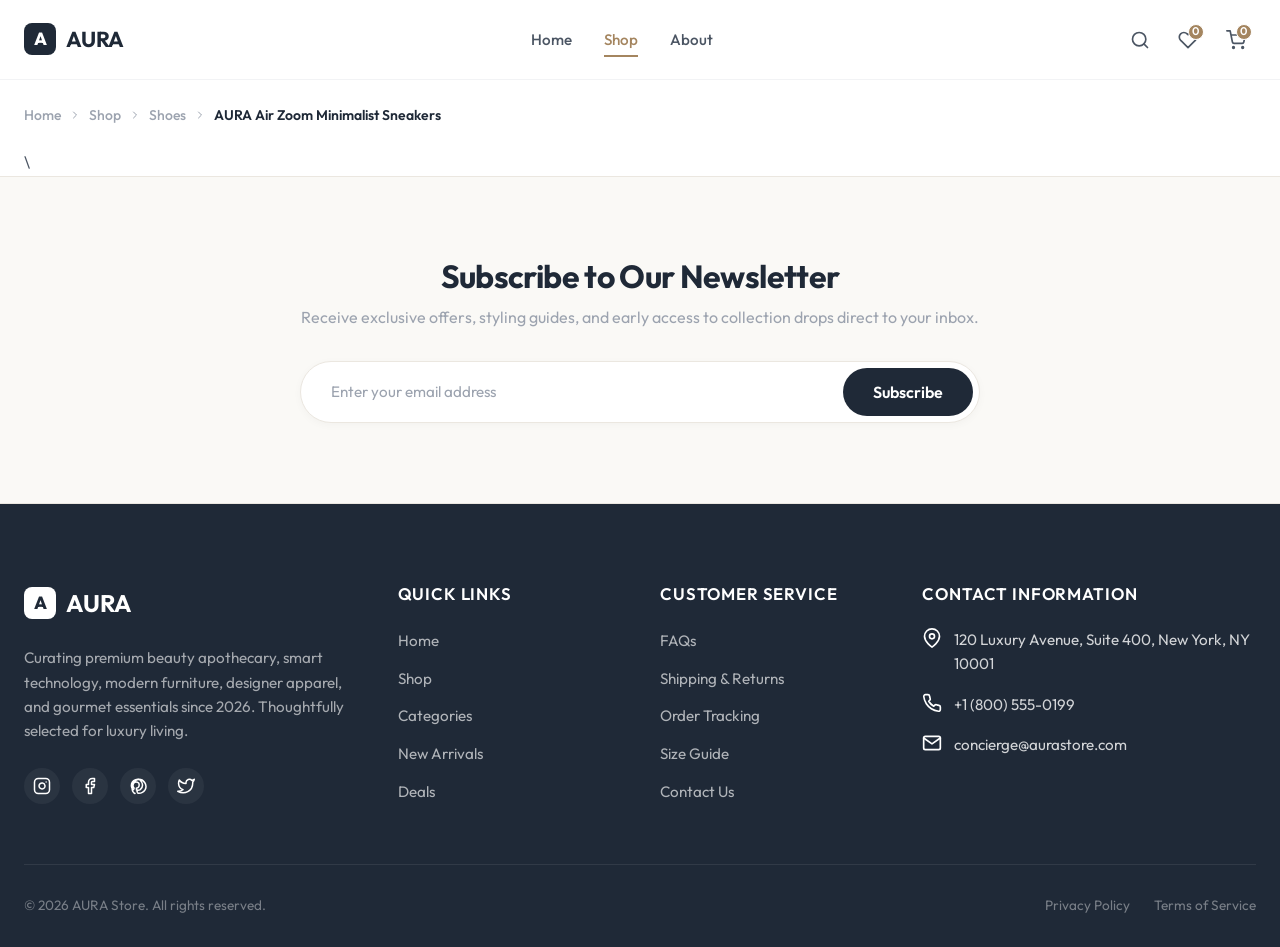
<file: view-details.html>
<!DOCTYPE html>
<html lang="en">
<head>
    <meta charset="UTF-8">
    <meta name="viewport" content="width=device-width, initial-scale=1.0">
    
    <!-- Title & SEO Meta Tags -->
    <title>AURA Air Zoom Minimalist Sneakers — AURA Premium Store</title>
    <meta name="description" content="View details for the AURA Air Zoom Minimalist Sneakers. Handcrafted with breathable knit materials and lightweight responsive cushioning. Order now.">
    <meta name="keywords" content="AURA Air Zoom, premium sneakers, minimalist running shoes, designer athletic footwear">
    
    <!-- CSS Stylesheet -->
    <link rel="stylesheet" href="css/view-details.css">
</head>
<body>
    <input type="checkbox" id="mobile-menu-toggle-chk" class="mobile-menu-toggle-chk" style="display: none;">

    <!-- ==========================================================================
       1. HEADER PLACEHOLDER
       ========================================================================== -->
    <header class="header">
        <div class="container">
            <!-- Left: Logo -->
            <a href="index.html" class="logo" aria-label="AURA Home">
                <span class="logo-icon" aria-hidden="true">A</span>
                <span>AURA</span>
            </a>

            <!-- Center: Navigation Links -->
            <nav class="nav-desktop" aria-label="Main Navigation">
                <ul class="nav-list">
                    <li><a href="index.html" class="nav-link">Home</a></li>
                    <li><a href="shop.html" class="nav-link active">Shop</a></li>
                    <li><a href="about.html" class="nav-link" id="nav-about">About</a></li>
                    <!-- <li><a href="#contact" class="nav-link" id="nav-contact">Contact</a></li> -->
                </ul>
            </nav>

            <!-- Right: Actions -->
            <div class="header-actions">
                <button onclick="openFilter()" class="action-btn" id="search-trigger" aria-label="Open Search">
                    <svg xmlns="http://www.w3.org/2000/svg" viewBox="0 0 24 24" fill="none" stroke="currentColor" stroke-linecap="round" stroke-linejoin="round">
                        <circle cx="11" cy="11" r="8"></circle>
                        <line x1="21" y1="21" x2="16.65" y2="16.65"></line>
                    </svg>
                </button>
                <a href="wishlist.html" class="action-btn" aria-label="View Wishlist">
                    <svg xmlns="http://www.w3.org/2000/svg" viewBox="0 0 24 24" fill="none" stroke="currentColor" stroke-linecap="round" stroke-linejoin="round">
                        <path d="M20.84 4.61a5.5 5.5 0 0 0-7.78 0L12 5.67l-1.06-1.06a5.5 5.5 0 0 0-7.78 7.78l1.06 1.06L12 21.23l7.78-7.78 1.06-1.06a5.5 5.5 0 0 0 0-7.78z"></path>
                    </svg>
                    <span class="badge">2</span>
                </a>
                <a href="cart.html" class="action-btn" aria-label="View Shopping Cart">
                    <svg xmlns="http://www.w3.org/2000/svg" viewBox="0 0 24 24" fill="none" stroke="currentColor" stroke-linecap="round" stroke-linejoin="round">
                        <circle cx="9" cy="21" r="1"></circle>
                        <circle cx="20" cy="21" r="1"></circle>
                        <path d="M1 1h4l2.68 13.39a2 2 0 0 0 2 1.61h9.72a2 2 0 0 0 2-1.61L23 6H6"></path>
                    </svg>
                    <span class="badge">3</span>
                </a>
            </div>
            
            <!-- Mobile Hamburger Menu Button -->
            <label for="mobile-menu-toggle-chk" class="hamburger-btn" id="mobile-menu-trigger" aria-label="Open Navigation Menu" aria-controls="mobile-nav-overlay">
                <svg xmlns="http://www.w3.org/2000/svg" viewBox="0 0 24 24" fill="none" stroke="currentColor" stroke-linecap="round" stroke-linejoin="round">
                    <line x1="3" y1="12" x2="21" y2="12"></line>
                    <line x1="3" y1="6" x2="21" y2="6"></line>
                    <line x1="3" y1="18" x2="21" y2="18"></line>
                </svg>
            </label>
        </div>
    </header>

    <!-- ==========================================================================
       MOBILE NAVIGATION MENU (SLIDE OUT DRAWER)
       ========================================================================== -->
    <div class="mobile-nav-overlay" id="mobile-nav-overlay" role="dialog" aria-modal="true" aria-label="Mobile Navigation Menu">
        <div class="mobile-nav-drawer">
            <div class="mobile-nav-header">
                <a href="index.html" class="logo">
                    <span class="logo-icon">A</span>
                    <span>AURA</span>
                </a>
                <label for="mobile-menu-toggle-chk" class="close-btn" id="mobile-menu-close" aria-label="Close Navigation Menu">
                    <svg xmlns="http://www.w3.org/2000/svg" viewBox="0 0 24 24" fill="none" stroke="currentColor" stroke-linecap="round" stroke-linejoin="round" width="24" height="24">
                        <line x1="18" y1="6" x2="6" y2="18"></line>
                        <line x1="6" y1="6" x2="18" y2="18"></line>
                    </svg>
                </label>
            </div>
            
            <nav class="mobile-nav" aria-label="Mobile Navigation List">
                <ul class="mobile-nav-list">
                    <li><a href="index.html" class="mobile-nav-link" id="mobile-nav-home">Home</a></li>
                    <li><a href="shop.html" class="mobile-nav-link active" id="mobile-nav-shop">Shop</a></li>
                    <li><a href="about.html" class="mobile-nav-link" id="mobile-nav-about">About</a></li>
                    <!-- <li><a href="#contact" class="mobile-nav-link" id="mobile-nav-contact">Contact</a></li> -->
                </ul>
            </nav>

            <div class="mobile-nav-actions">
                <a onclick="openFilter(); event.preventDefault();" href="" class="mobile-action-link" id="mobile-search-trigger">
                    <svg xmlns="http://www.w3.org/2000/svg" viewBox="0 0 24 24" fill="none" stroke="currentColor" stroke-linecap="round" stroke-linejoin="round">
                        <circle cx="11" cy="11" r="8"></circle>
                        <line x1="21" y1="21" x2="16.65" y2="16.65"></line>
                    </svg>
                    <span>Search Products</span>
                </a>
                <a href="wishlist.html" class="mobile-action-link">
                    <svg xmlns="http://www.w3.org/2000/svg" viewBox="0 0 24 24" fill="none" stroke="currentColor" stroke-linecap="round" stroke-linejoin="round">
                        <path d="M20.84 4.61a5.5 5.5 0 0 0-7.78 0L12 5.67l-1.06-1.06a5.5 5.5 0 0 0-7.78 7.78l1.06 1.06L12 21.23l7.78-7.78 1.06-1.06a5.5 5.5 0 0 0 0-7.78z"></path>
                    </svg>
                    <span>Wishlist</span>
                    <span class="badge">2</span>
                </a>
                <a href="cart.html" class="mobile-action-link">
                    <svg xmlns="http://www.w3.org/2000/svg" viewBox="0 0 24 24" fill="none" stroke="currentColor" stroke-linecap="round" stroke-linejoin="round">
                        <circle cx="9" cy="21" r="1"></circle>
                        <circle cx="20" cy="21" r="1"></circle>
                        <path d="M1 1h4l2.68 13.39a2 2 0 0 0 2 1.61h9.72a2 2 0 0 0 2-1.61L23 6H6"></path>
                    </svg>
                    <span>Shopping Cart</span>
                    <span class="badge">3</span>
                </a>
            </div>
        </div>
    </div>

    <!-- ==========================================================================
       2. BREADCRUMB NAVIGATION
       ========================================================================== -->
    <div class="breadcrumb-wrapper">
        <div class="container">
            <nav class="breadcrumb" aria-label="Breadcrumb Navigation">
                <a href="index.html">Home</a>
                <span class="breadcrumb-separator" aria-hidden="true">
                    <svg xmlns="http://www.w3.org/2000/svg" viewBox="0 0 24 24" fill="none" stroke="currentColor" stroke-width="2" stroke-linecap="round" stroke-linejoin="round" width="12" height="12">
                        <polyline points="9 18 15 12 9 6"></polyline>
                    </svg>
                </span>
                <a href="shop.html">Shop</a>
                <span class="breadcrumb-separator" aria-hidden="true">
                    <svg xmlns="http://www.w3.org/2000/svg" viewBox="0 0 24 24" fill="none" stroke="currentColor" stroke-width="2" stroke-linecap="round" stroke-linejoin="round" width="12" height="12">
                        <polyline points="9 18 15 12 9 6"></polyline>
                    </svg>
                </span>
                <a href="shop.html#shoes">Shoes</a>
                <span class="breadcrumb-separator" aria-hidden="true">
                    <svg xmlns="http://www.w3.org/2000/svg" viewBox="0 0 24 24" fill="none" stroke="currentColor" stroke-width="2" stroke-linecap="round" stroke-linejoin="round" width="12" height="12">
                        <polyline points="9 18 15 12 9 6"></polyline>
                    </svg>
                </span>
                <span class="breadcrumb-current" id="product-breadcrumb">AURA Air Zoom Minimalist Sneakers</span>
            </nav>
        </div>
    </div>

    <!-- ==========================================================================
       3. MAIN PRODUCT SECTION (TWO COLUMNS)
       ========================================================================== -->
    <main class="container" id="page">
        
                
                <div class="reviews-list-container" id="reviews-list">
                    
        \
                </div>
            </div>
        </section> 

        
    </main>

    <!-- ==========================================================================
       10. NEWSLETTER SECTION
       ========================================================================== -->
    <section class="newsletter-section">
        <div class="container">
            <div class="newsletter-wrapper">
                <h2 class="newsletter-title">Subscribe to Our Newsletter</h2>
                <p class="newsletter-desc">Receive exclusive offers, styling guides, and early access to collection drops direct to your inbox.</p>
                <form class="newsletter-form" action="#" method="POST" onsubmit="return false;">
                    <input type="email" class="newsletter-input" placeholder="Enter your email address" aria-label="Email address for newsletter" required>
                    <button type="submit" class="newsletter-btn">Subscribe</button>
                </form>
            </div>
        </div>
    </section>

    <!-- ==========================================================================
       11. FOOTER PLACEHOLDER
       ========================================================================== -->
    <footer class="footer">
        <div class="container">
            <div class="footer-top">
                <!-- Col 1: Store info -->
                <div class="footer-col">
                    <a href="index.html" class="logo footer-logo">
                        <span class="logo-icon">A</span>
                        <span>AURA</span>
                    </a>
                    <p class="footer-desc">Curating premium beauty apothecary, smart technology, modern furniture, designer apparel, and gourmet essentials since 2026. Thoughtfully selected for luxury living.</p>
                    <div class="social-links">
                        <a href="https://instagram.com" class="social-link" aria-label="AURA Instagram" target="_blank" rel="noopener">
                            <svg xmlns="http://www.w3.org/2000/svg" viewBox="0 0 24 24" fill="none" stroke="currentColor" stroke-width="2" stroke-linecap="round" stroke-linejoin="round">
                                <rect x="2" y="2" width="20" height="20" rx="5" ry="5"></rect>
                                <path d="M16 11.37A4 4 0 1 1 12.63 8 4 4 0 0 1 16 11.37z"></path>
                                <line x1="17.5" y1="6.5" x2="17.51" y2="6.5"></line>
                            </svg>
                        </a>
                        <a href="https://facebook.com" class="social-link" aria-label="AURA Facebook" target="_blank" rel="noopener">
                            <svg xmlns="http://www.w3.org/2000/svg" viewBox="0 0 24 24" fill="none" stroke="currentColor" stroke-width="2" stroke-linecap="round" stroke-linejoin="round">
                                <path d="M18 2h-3a5 5 0 0 0-5 5v3H7v4h3v8h4v-8h3l1-4h-4V7a1 1 0 0 1 1-1h3z"></path>
                            </svg>
                        </a>
                        <a href="https://pinterest.com" class="social-link" aria-label="AURA Pinterest" target="_blank" rel="noopener">
                            <svg xmlns="http://www.w3.org/2000/svg" viewBox="0 0 24 24" fill="none" stroke="currentColor" stroke-width="2" stroke-linecap="round" stroke-linejoin="round">
                                <path d="M8 22a9 9 0 0 1-1.91-1.39c-1.54-1.5-2.22-3.8-1.57-6.07A10 10 0 0 1 12.62 3.1a9.53 9.53 0 0 1 8.27 4.19 9.38 9.38 0 0 1 .49 9.88A9.87 9.87 0 0 1 13 21.8c-.89-.04-1.63-.58-1.89-1.42l-.46-1.78a23.12 23.12 0 0 1-.84-3.32c-.06-.29.1-.53.37-.53a3 3 0 0 0 2.27-1.1 5.37 5.37 0 0 0 .5-5.59A5.27 5.27 0 0 0 7.73 6.9a5.36 5.36 0 0 0-2.4 4.54 3.73 3.73 0 0 0 1.25 2.87c.2.18.25.4.15.65a12.87 12.87 0 0 1-.77 1.86c-.11.23-.33.27-.54.12A6.67 6.67 0 0 1 3.2 11.5a8.21 8.21 0 0 1 5.56-8c3.27-.92 6.84.49 8.23 3.49A8.17 8.17 0 0 1 15 16.79a6 6 0 0 1-5.18.59"></path>
                            </svg>
                        </a>
                        <a href="https://twitter.com" class="social-link" aria-label="AURA Twitter" target="_blank" rel="noopener">
                            <svg xmlns="http://www.w3.org/2000/svg" viewBox="0 0 24 24" fill="none" stroke="currentColor" stroke-width="2" stroke-linecap="round" stroke-linejoin="round">
                                <path d="M23 3a10.9 10.9 0 0 1-3.14 1.53 4.48 4.48 0 0 0-7.86 3v1A10.66 10.66 0 0 1 3 4s-4 9 5 13a11.64 11.64 0 0 1-7 2c9 5 20 0 20-11.5a4.5 4.5 0 0 0-.08-.83A7.72 7.72 0 0 0 23 3z"></path>
                            </svg>
                        </a>
                    </div>
                </div>
                
                <!-- Col 2: Quick Links -->
                <div class="footer-col">
                    <h4 class="footer-title">Quick Links</h4>
                    <ul class="footer-links">
                        <li><a href="index.html" class="footer-link">Home</a></li>
                        <li><a href="shop.html" class="footer-link">Shop</a></li>
                        <li><a href="index.html#categories" class="footer-link">Categories</a></li>
                        <li><a href="index.html#new-arrivals" class="footer-link">New Arrivals</a></li>
                        <li><a href="index.html#deals" class="footer-link">Deals</a></li>
                    </ul>
                </div>
                
                <!-- Col 3: Customer Service -->
                <div class="footer-col">
                    <h4 class="footer-title">Customer Service</h4>
                    <ul class="footer-links">
                        <li><a href="#faq" class="footer-link">FAQs</a></li>
                        <li><a href="#shipping" class="footer-link">Shipping & Returns</a></li>
                        <li><a href="view-order.html" class="footer-link">Order Tracking</a></li>
                        <li><a href="#size-guide" class="footer-link">Size Guide</a></li>
                        <li><a href="#contact" class="footer-link">Contact Us</a></li>
                    </ul>
                </div>
                
                <!-- Col 4: Contact Info -->
                <div class="footer-col">
                    <h4 class="footer-title">Contact Information</h4>
                    <div class="contact-info">
                        <div class="contact-item">
                            <svg xmlns="http://www.w3.org/2000/svg" viewBox="0 0 24 24" fill="none" stroke="currentColor" stroke-width="2" stroke-linecap="round" stroke-linejoin="round"><path d="M21 10c0 7-9 13-9 13s-9-6-9-13a9 9 0 0 1 18 0z"></path><circle cx="12" cy="10" r="3"></circle></svg>
                            <span>120 Luxury Avenue, Suite 400, New York, NY 10001</span>
                        </div>
                        <div class="contact-item">
                            <svg xmlns="http://www.w3.org/2000/svg" viewBox="0 0 24 24" fill="none" stroke="currentColor" stroke-width="2" stroke-linecap="round" stroke-linejoin="round"><path d="M22 16.92v3a2 2 0 0 1-2.18 2 19.79 19.79 0 0 1-8.63-3.07 19.5 19.5 0 0 1-6-6 19.79 19.79 0 0 1-3.07-8.67A2 2 0 0 1 4.11 2h3a2 2 0 0 1 2 1.72 12.84 12.84 0 0 0 .7 2.81 2 2 0 0 1-.45 2.11L8.09 9.91a16 16 0 0 0 6 6l1.27-1.27a2 2 0 0 1 2.11-.45 12.84 12.84 0 0 0 2.81.7A2 2 0 0 1 22 16.92z"></path></svg>
                            <span>+1 (800) 555-0199</span>
                        </div>
                        <div class="contact-item">
                            <svg xmlns="http://www.w3.org/2000/svg" viewBox="0 0 24 24" fill="none" stroke="currentColor" stroke-width="2" stroke-linecap="round" stroke-linejoin="round"><path d="M4 4h16c1.1 0 2 .9 2 2v12c0 1.1-.9 2-2 2H4c-1.1 0-2-.9-2-2V6c0-1.1.9-2 2-2z"></path><polyline points="22,6 12,13 2,6"></polyline></svg>
                            <span>concierge@aurastore.com</span>
                        </div>
                    </div>
                </div>
            </div>
            
            <div class="footer-bottom">
                <p>&copy; 2026 AURA Store. All rights reserved.</p>
                <div class="footer-legal-links">
                    <a href="#privacy" class="footer-legal-link">Privacy Policy</a>
                    <a href="#terms" class="footer-legal-link">Terms of Service</a>
                </div>
            </div>
        </div>
        
    </footer>

    <!-- ==========================================================================
       SEARCH OVERLAY
       ========================================================================== -->
    <div class="search-overlay" id="search-overlay" role="dialog" aria-modal="true" aria-label="Search Products">
        <button onclick="closeSearch()" class="search-close-btn" id="search-close" aria-label="Close Search Overlay">
            <svg xmlns="http://www.w3.org/2000/svg" viewBox="0 0 24 24" fill="none" stroke="currentColor" stroke-linecap="round" stroke-linejoin="round" width="24" height="24">
                <line x1="18" y1="6" x2="6" y2="18"></line>
                <line x1="6" y1="6" x2="18" y2="18"></line>
            </svg>
        </button>
        <div class="search-container">
            <h2 class="search-header-text">What are you looking for?</h2>
            <form class="search-form" id="search-overlay-form" action="#shop">
                <input oninput="search()" type="search" class="search-input-field" id="search-query" placeholder="Search by product, category, style..." aria-label="Search site content" autofocus>
                <button onclick="submitSearch()" type="submit" class="search-submit-btn" aria-label="Submit Search">
                    <svg xmlns="http://www.w3.org/2000/svg" viewBox="0 0 24 24" fill="none" stroke="currentColor" stroke-linecap="round" stroke-linejoin="round">
                        <circle cx="11" cy="11" r="8"></circle>
                        <line x1="21" y1="21" x2="16.65" y2="16.65"></line>
                    </svg>
                </button>
            </form>
            <div class="search-results-box" id="search-results-box"></div>
        </div>
    </div>

    <script src="js/main.js"></script>
    <script src="./js/view-details.js" defer></script>
</body>
</html>
</file>
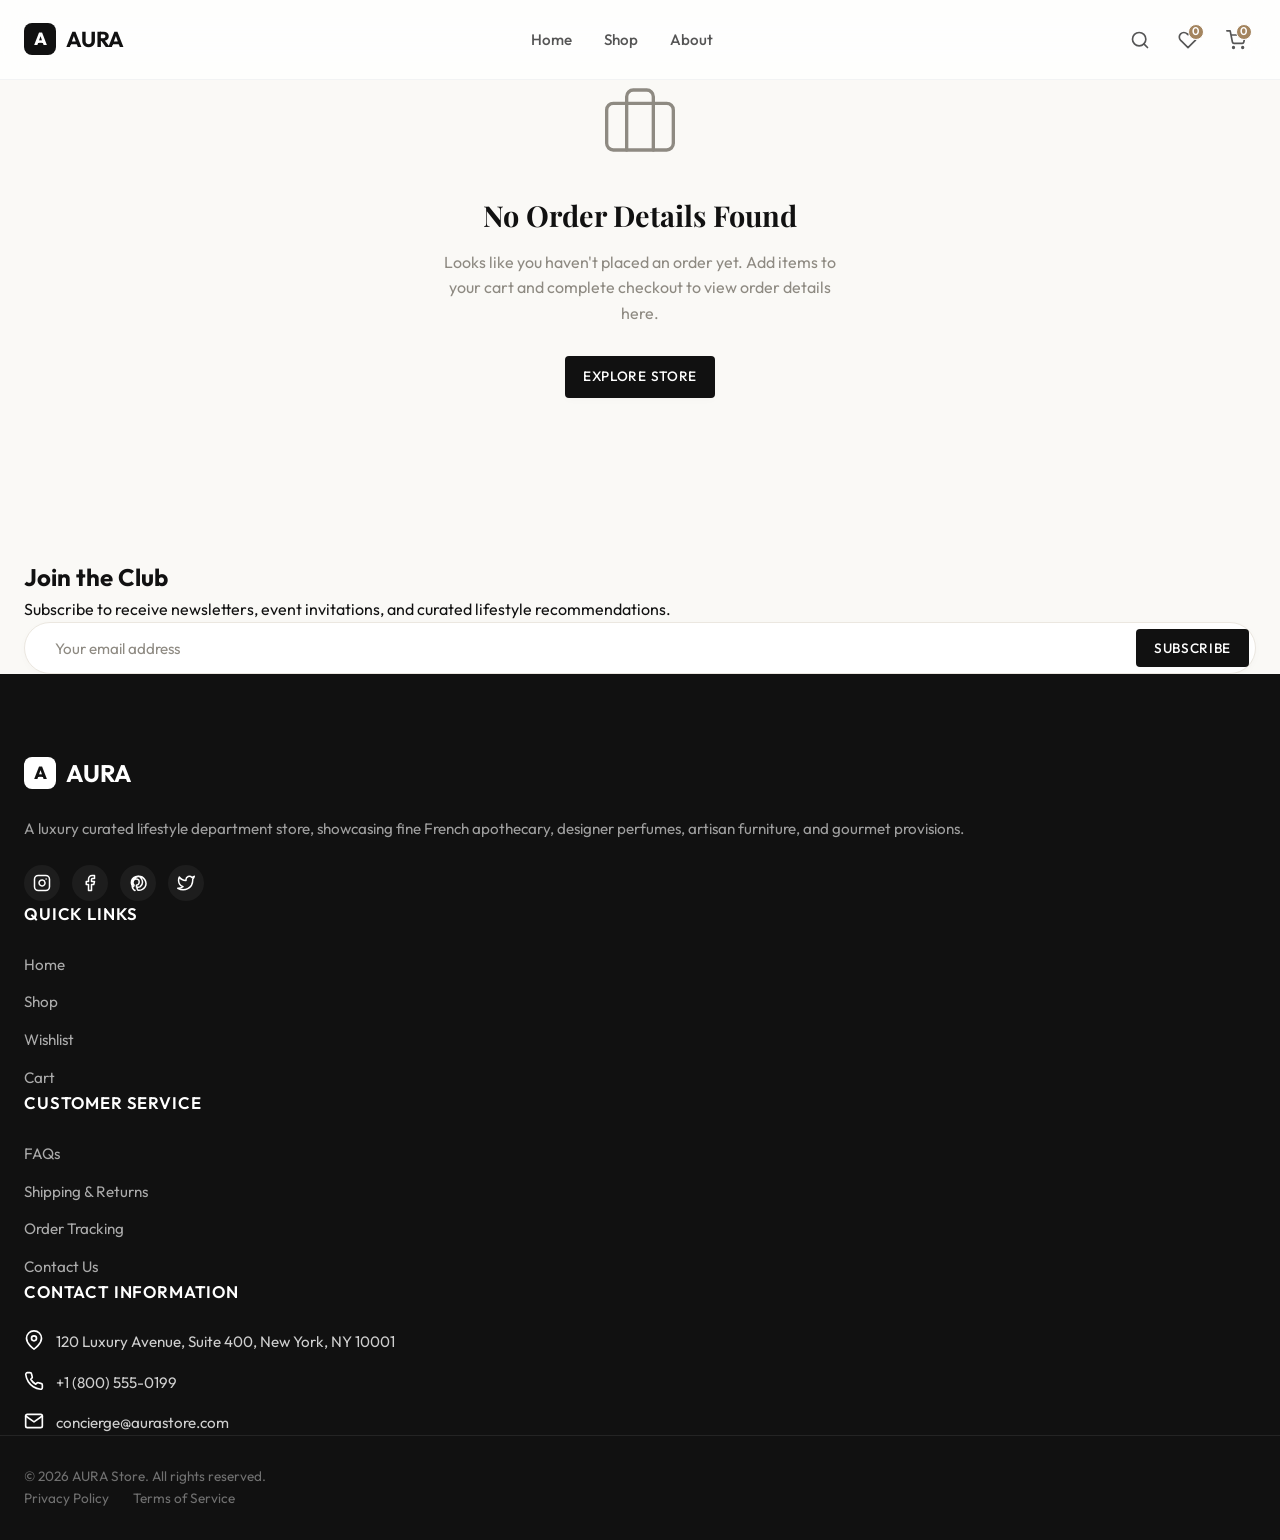
<file: view-order.html>
<!DOCTYPE html>
<html lang="en">
<head>
    <meta charset="UTF-8">
    <meta name="viewport" content="width=device-width, initial-scale=1.0">
    
    <!-- Title & SEO Meta Tags -->
    <title>Order Details — AURA Curated Luxury</title>
    <meta name="description" content="View transaction summary, items purchased, shipping logistics and tracking statistics for your AURA orders.">
    <meta name="keywords" content="order details, tracking package, e-commerce receipt, logistics status, aura store">
    
    <!-- CSS Stylesheets -->
    <link rel="stylesheet" href="css/style.css">
    <link rel="stylesheet" href="css/view-order.css">
</head>
<body>
    <input type="checkbox" id="mobile-menu-toggle-chk" class="mobile-menu-toggle-chk" style="display: none;">

    <!-- ==========================================================================
       1. HEADER (STICKY NAVBAR)
       ========================================================================== -->
    <header class="header" id="header">
        <div class="container">
            <!-- Left: Logo -->
            <a href="index.html" class="logo" id="header-logo" aria-label="AURA Home">
                <span class="logo-icon" aria-hidden="true">A</span>
                <span>AURA</span>
            </a>

            <!-- Center: Desktop Navigation -->
            <nav class="nav-desktop" aria-label="Main Navigation">
                <ul class="nav-list">
                    <li><a href="index.html" class="nav-link">Home</a></li>
                    <li><a href="shop.html" class="nav-link">Shop</a></li>
                    <li><a href="about.html" class="nav-link" id="nav-about">About</a></li>
                </ul>
            </nav>

            <!-- Right: Action Buttons -->
            <div class="header-actions">
                <!-- Search Button -->
                <button onclick="openFilter()" class="action-btn" id="search-trigger" aria-label="Open Search">
                    <svg xmlns="http://www.w3.org/2000/svg" viewBox="0 0 24 24" fill="none" stroke="currentColor" stroke-linecap="round" stroke-linejoin="round">
                        <circle cx="11" cy="11" r="8"></circle>
                        <line x1="21" y1="21" x2="16.65" y2="16.65"></line>
                    </svg>
                </button>
                
                <!-- Wishlist Button -->
                <a href="wishlist.html" class="action-btn" id="wishlist-trigger" aria-label="View Wishlist">
                    <svg xmlns="http://www.w3.org/2000/svg" viewBox="0 0 24 24" fill="none" stroke="currentColor" stroke-linecap="round" stroke-linejoin="round">
                        <path d="M20.84 4.61a5.5 5.5 0 0 0-7.78 0L12 5.67l-1.06-1.06a5.5 5.5 0 0 0-7.78 7.78l1.06 1.06L12 21.23l7.78-7.78 1.06-1.06a5.5 5.5 0 0 0 0-7.78z"></path>
                    </svg>
                    <span class="badge" id="wishlist-badge">0</span>
                </a>

                <!-- Shopping Cart Button -->
                <a href="cart.html" class="action-btn" id="cart-trigger" aria-label="View Shopping Cart">
                    <svg xmlns="http://www.w3.org/2000/svg" viewBox="0 0 24 24" fill="none" stroke="currentColor" stroke-linecap="round" stroke-linejoin="round">
                        <circle cx="9" cy="21" r="1"></circle>
                        <circle cx="20" cy="21" r="1"></circle>
                        <path d="M1 1h4l2.68 13.39a2 2 0 0 0 2 1.61h9.72a2 2 0 0 0 2-1.61L23 6H6"></path>
                    </svg>
                    <span class="badge" id="cart-badge">0</span>
                </a>

            </div>

            <!-- Mobile Hamburger Menu Button -->
            <label for="mobile-menu-toggle-chk" class="hamburger-btn" id="mobile-menu-trigger" aria-label="Open Navigation Menu" aria-controls="mobile-nav-overlay">
                <svg xmlns="http://www.w3.org/2000/svg" viewBox="0 0 24 24" fill="none" stroke="currentColor" stroke-linecap="round" stroke-linejoin="round">
                    <line x1="3" y1="12" x2="21" y2="12"></line>
                    <line x1="3" y1="6" x2="21" y2="6"></line>
                    <line x1="3" y1="18" x2="21" y2="18"></line>
                </svg>
            </label>
        </div>
    </header>

    <!-- ==========================================================================
       MOBILE NAVIGATION MENU (SLIDE OUT DRAWER)
       ========================================================================== -->
    <div class="mobile-nav-overlay" id="mobile-nav-overlay" role="dialog" aria-modal="true" aria-label="Mobile Navigation Menu">
        <div class="mobile-nav-drawer">
            <div class="mobile-nav-header">
                <a href="index.html" class="logo">
                    <span class="logo-icon">A</span>
                    <span>AURA</span>
                </a>
                <label for="mobile-menu-toggle-chk" class="close-btn" id="mobile-menu-close" aria-label="Close Navigation Menu">
                    <svg xmlns="http://www.w3.org/2000/svg" viewBox="0 0 24 24" fill="none" stroke="currentColor" stroke-linecap="round" stroke-linejoin="round" width="24" height="24">
                        <line x1="18" y1="6" x2="6" y2="18"></line>
                        <line x1="6" y1="6" x2="18" y2="18"></line>
                    </svg>
                </label>
            </div>
            
            <nav class="mobile-nav" aria-label="Mobile Navigation List">
                <ul class="mobile-nav-list">
                    <li><a href="index.html" class="mobile-nav-link" id="mobile-nav-home">Home</a></li>
                    <li><a href="shop.html" class="mobile-nav-link" id="mobile-nav-shop">Shop</a></li>
                    <li><a href="about.html" class="mobile-nav-link" id="mobile-nav-about">About</a></li>
                </ul>
            </nav>

            <div class="mobile-nav-actions">
                <a onclick="openFilter(); event.preventDefault();" href="" class="mobile-action-link" id="mobile-search-trigger">
                    <svg xmlns="http://www.w3.org/2000/svg" viewBox="0 0 24 24" fill="none" stroke="currentColor" stroke-linecap="round" stroke-linejoin="round">
                        <circle cx="11" cy="11" r="8"></circle>
                        <line x1="21" y1="21" x2="16.65" y2="16.65"></line>
                    </svg>
                    <span>Search Products</span>
                </a>
                <a href="wishlist.html" class="mobile-action-link">
                    <svg xmlns="http://www.w3.org/2000/svg" viewBox="0 0 24 24" fill="none" stroke="currentColor" stroke-linecap="round" stroke-linejoin="round">
                        <path d="M20.84 4.61a5.5 5.5 0 0 0-7.78 0L12 5.67l-1.06-1.06a5.5 5.5 0 0 0-7.78 7.78l1.06 1.06L12 21.23l7.78-7.78 1.06-1.06a5.5 5.5 0 0 0 0-7.78z"></path>
                    </svg>
                    <span>Wishlist</span>
                    <span class="badge">0</span>
                </a>
                <a href="cart.html" class="mobile-action-link">
                    <svg xmlns="http://www.w3.org/2000/svg" viewBox="0 0 24 24" fill="none" stroke="currentColor" stroke-linecap="round" stroke-linejoin="round">
                        <circle cx="9" cy="21" r="1"></circle>
                        <circle cx="20" cy="21" r="1"></circle>
                        <path d="M1 1h4l2.68 13.39a2 2 0 0 0 2 1.61h9.72a2 2 0 0 0 2-1.61L23 6H6"></path>
                    </svg>
                    <span>Shopping Cart</span>
                    <span class="badge">0</span>
                </a>
            </div>
        </div>
    </div>

    <!-- ==========================================================================
       MAIN CONTENT
       ========================================================================== -->
    <main class="view-order-page" style="margin-bottom: 80px;">
        <div class="container">
            <!-- Breadcrumbs -->
            <nav class="breadcrumb-nav" aria-label="Breadcrumb">
                <ul class="breadcrumb-list">
                    <li class="breadcrumb-item"><a href="index.html">Home</a></li>
                    <li class="breadcrumb-separator">></li>
                    <li class="breadcrumb-item active" aria-current="page">Order Details</li>
                </ul>
            </nav>

            <!-- 1. Order Header Card -->
            <!-- JavaScript Hook: Populate dynamic order header attributes -->
            <section class="order-header-card">
                <div class="order-header-info" style="flex: 1;">
                    <div style="display: flex; align-items: center; justify-content: space-between; gap: 16px; flex-wrap: wrap; margin-bottom: 12px;">
                        <h1 id="order-id" style="margin-bottom: 0;">Order #AURA-498175</h1>
                        <!-- Order Selector Dropdown for All Placed Orders -->
                        <div id="order-history-selector-wrapper" style="display: none; align-items: center; gap: 8px;">
                            <label for="order-history-select" style="font-size: 0.8rem; color: var(--text-muted); font-weight: 500;">Order History:</label>
                            <select id="order-history-select" onchange="switchOrder(this.value)" style="padding: 6px 12px; border-radius: 6px; border: 1px solid var(--border-color); font-family: var(--font-sans); font-size: 0.85rem; background: var(--bg-primary); color: var(--text-primary); cursor: pointer;">
                            </select>
                        </div>
                    </div>
                    <div class="order-meta-grid">
                        <div class="meta-block">
                            <span class="meta-label">Date Placed</span>
                            <span class="meta-value" id="order-date">July 20, 2026</span>
                        </div>
                        <div class="meta-block">
                            <span class="meta-label">Estimated Delivery</span>
                            <span class="meta-value" id="delivery-date">July 24, 2026</span>
                        </div>
                        <div class="meta-block">
                            <span class="meta-label">Shipping Method</span>
                            <span class="meta-value">Courier Express Delivery</span>
                        </div>
                    </div>
                </div>
                <div class="order-header-status">
                    <span class="status-badge processing" id="order-status">Processing</span>
                </div>
            </section>


            <!-- 3. Purchased Products Card List -->
            <section class="products-list-container">
                <h2 class="order-section-title">Purchased Items</h2>
                <div class="products-list-card" id="products-container">
                    <!-- JavaScript Hook: Render products dynamically -->
                </div>
            </section>

            <!-- 4. Split Information Grid -->
            <section class="order-info-split-grid">
                <!-- Shipping details -->
                <!-- JavaScript Hook: Populate dynamic shipping details info -->
                <div class="info-card-panel" id="shipping-info">
                    <div>
                        <h2 class="panel-section-title">Shipping Address</h2>
                        <div class="address-info-block">
                            <p>
                                <strong>John Doe</strong><br>
                                120 Luxury Avenue, Suite 400<br>
                                New York, NY 10001<br>
                                United States
                                <span class="contact-value">Phone: +1 (555) 0199</span>
                            </p>
                        </div>
                    </div>
                    <div class="shipping-method-value">
                        <span>Courier Express Delivery (Tracked)</span>
                        <span id="tracking-number" style="font-weight: 600;">TRK-78945201-US</span>
                    </div>
                </div>

                <!-- Payment methods info -->
                <!-- JavaScript Hook: Populate dynamic payment details info -->
                <div class="info-card-panel" id="payment-info">
                    <div>
                        <h2 class="panel-section-title">Payment Method</h2>
                        <div class="payment-summary-block">
                            <div class="payment-brand-row">
                                <span class="payment-brand-label">Visa</span>
                                <span>Visa ending in 4242</span>
                            </div>
                            <div class="payment-detail-row">
                                <span>Transaction ID</span>
                                <strong>Auth_879203</strong>
                            </div>
                            <div class="payment-detail-row">
                                <span>Payment Date</span>
                                <strong>July 20, 2026 | 10:14 AM</strong>
                            </div>
                            <div class="payment-detail-row">
                                <span>Payment Status</span>
                                <strong style="color: var(--success);">Authorized & Paid</strong>
                            </div>
                        </div>
                    </div>
                </div>

                <!-- Order Totals summary details -->
                <!-- JavaScript Hook: Populate dynamic order summary values -->
                <div class="info-card-panel" id="order-summary">
                    <div>
                        <h2 class="panel-section-title">Order Summary</h2>
                        <div class="summary-values-list">
                            <div class="summary-row">
                                <span>Subtotal</span>
                                <span id="subtotal">$299.99</span>
                            </div>
                            <div class="summary-row">
                                <span>Shipping & Handling</span>
                                <span id="shipping">$0.00 (Free Shipping)</span>
                            </div>
                            <div class="summary-row">
                                <span>Estimated VAT (5%)</span>
                                <span id="tax">$15.00</span>
                            </div>
                            <div class="summary-row discount-row">
                                <span>Discount (Coupon Code: AURA10)</span>
                                <span id="discount">-$30.00</span>
                            </div>
                            <div class="summary-row grand-total-row">
                                <span>Grand Total</span>
                                <span id="grand-total">$284.99</span>
                            </div>
                        </div>
                    </div>
                </div>
            </section>
        </div>
    </main>

    <!-- ==========================================================================
       6. NEWSLETTER
       ========================================================================== -->
    <section class="newsletter" id="newsletter">
        <div class="container">
            <h2 class="newsletter-heading">Join the Club</h2>
            <p class="newsletter-text">Subscribe to receive newsletters, event invitations, and curated lifestyle recommendations.</p>
            <form class="newsletter-form" id="newsletter-form" action="javascript:void(0)" onsubmit="alert('Thank you for subscribing to AURA provisions newsletters!')">
                <input type="email" class="newsletter-input" placeholder="Your email address" aria-label="Email address for newsletter" required>
                <button type="submit" class="newsletter-btn btn btn-primary">Subscribe</button>
            </form>
        </div>
    </section>

    <!-- ==========================================================================
       7. FOOTER
       ========================================================================== -->
    <footer class="footer">
        <div class="container footer-grid">
            <!-- Col 1: Store Intro -->
            <div class="footer-col" id="footer-store-intro">
                <a href="index.html" class="logo footer-logo">
                    <span class="logo-icon">A</span>
                    <span>AURA</span>
                </a>
                <p class="footer-desc">
                    A luxury curated lifestyle department store, showcasing fine French apothecary, designer perfumes, artisan furniture, and gourmet provisions.
                </p>
                <!-- Social media icons -->
                <div class="social-links">
                    <a href="https://instagram.com" class="social-link" aria-label="AURA Instagram" target="_blank" rel="noopener">
                        <svg xmlns="http://www.w3.org/2000/svg" viewBox="0 0 24 24" fill="none" stroke="currentColor" stroke-width="2" stroke-linecap="round" stroke-linejoin="round">
                            <rect x="2" y="2" width="20" height="20" rx="5" ry="5"></rect>
                            <path d="M16 11.37A4 4 0 1 1 12.63 8 4 4 0 0 1 16 11.37z"></path>
                            <line x1="17.5" y1="6.5" x2="17.51" y2="6.5"></line>
                        </svg>
                    </a>
                    <a href="https://facebook.com" class="social-link" aria-label="AURA Facebook" target="_blank" rel="noopener">
                        <svg xmlns="http://www.w3.org/2000/svg" viewBox="0 0 24 24" fill="none" stroke="currentColor" stroke-width="2" stroke-linecap="round" stroke-linejoin="round">
                            <path d="M18 2h-3a5 5 0 0 0-5 5v3H7v4h3v8h4v-8h3l1-4h-4V7a1 1 0 0 1 1-1h3z"></path>
                        </svg>
                    </a>
                    <a href="https://pinterest.com" class="social-link" aria-label="AURA Pinterest" target="_blank" rel="noopener">
                        <svg xmlns="http://www.w3.org/2000/svg" viewBox="0 0 24 24" fill="none" stroke="currentColor" stroke-width="2" stroke-linecap="round" stroke-linejoin="round">
                            <path d="M8 22a9 9 0 0 1-1.91-1.39c-1.54-1.5-2.22-3.8-1.57-6.07A10 10 0 0 1 12.62 3.1a9.53 9.53 0 0 1 8.27 4.19 9.38 9.38 0 0 1 .49 9.88A9.87 9.87 0 0 1 13 21.8c-.89-.04-1.63-.58-1.89-1.42l-.46-1.78a23.12 23.12 0 0 1-.84-3.32c-.06-.29.1-.53.37-.53a3 3 0 0 0 2.27-1.1 5.37 5.37 0 0 0 .5-5.59A5.27 5.27 0 0 0 7.73 6.9a5.36 5.36 0 0 0-2.4 4.54 3.73 3.73 0 0 0 1.25 2.87c.2.18.25.4.15.65a12.87 12.87 0 0 1-.77 1.86c-.11.23-.33.27-.54.12A6.67 6.67 0 0 1 3.2 11.5a8.21 8.21 0 0 1 5.56-8c3.27-.92 6.84.49 8.23 3.49A8.17 8.17 0 0 1 15 16.79a6 6 0 0 1-5.18.59"></path>
                        </svg>
                    </a>
                    <a href="https://twitter.com" class="social-link" aria-label="AURA Twitter" target="_blank" rel="noopener">
                        <svg xmlns="http://www.w3.org/2000/svg" viewBox="0 0 24 24" fill="none" stroke="currentColor" stroke-width="2" stroke-linecap="round" stroke-linejoin="round">
                            <path d="M23 3a10.9 10.9 0 0 1-3.14 1.53 4.48 4.48 0 0 0-7.86 3v1A10.66 10.66 0 0 1 3 4s-4 9 5 13a11.64 11.64 0 0 1-7 2c9 5 20 0 20-11.5a4.5 4.5 0 0 0-.08-.83A7.72 7.72 0 0 0 23 3z"></path>
                        </svg>
                    </a>
                </div>
            </div>
            
            <!-- Col 2: Quick Links -->
            <div class="footer-col" id="footer-quick-links">
                <h4 class="footer-title">Quick Links</h4>
                <ul class="footer-links">
                    <li><a href="index.html" class="footer-link">Home</a></li>
                    <li><a href="shop.html" class="footer-link">Shop</a></li>
                    <li><a href="wishlist.html" class="footer-link">Wishlist</a></li>
                    <li><a href="cart.html" class="footer-link">Cart</a></li>
                </ul>
            </div>
            
            <!-- Col 3: Customer Service -->
            <div class="footer-col" id="footer-customer-service">
                <h4 class="footer-title">Customer Service</h4>
                <ul class="footer-links">
                    <li><a href="#faq" class="footer-link">FAQs</a></li>
                    <li><a href="#shipping" class="footer-link">Shipping & Returns</a></li>
                    <li><a href="view-order.html" class="footer-link">Order Tracking</a></li>
                    <li><a href="#contact" class="footer-link">Contact Us</a></li>
                </ul>
            </div>
            
            <!-- Col 4: Contact Info -->
            <div class="footer-col" id="contact-info-col">
                <h4 class="footer-title">Contact Information</h4>
                <div class="contact-info">
                    <div class="contact-item">
                        <svg xmlns="http://www.w3.org/2000/svg" viewBox="0 0 24 24" fill="none" stroke="currentColor" stroke-width="2" stroke-linecap="round" stroke-linejoin="round">
                            <path d="M21 10c0 7-9 13-9 13s-9-6-9-13a9 9 0 0 1 18 0z"></path>
                            <circle cx="12" cy="10" r="3"></circle>
                        </svg>
                        <span>120 Luxury Avenue, Suite 400, New York, NY 10001</span>
                    </div>
                    <div class="contact-item">
                        <svg xmlns="http://www.w3.org/2000/svg" viewBox="0 0 24 24" fill="none" stroke="currentColor" stroke-width="2" stroke-linecap="round" stroke-linejoin="round">
                            <path d="M22 16.92v3a2 2 0 0 1-2.18 2 19.79 19.79 0 0 1-8.63-3.07 19.5 19.5 0 0 1-6-6 19.79 19.79 0 0 1-3.07-8.67A2 2 0 0 1 4.11 2h3a2 2 0 0 1 2 1.72 12.84 12.84 0 0 0 .7 2.81 2 2 0 0 1-.45 2.11L8.09 9.91a16 16 0 0 0 6 6l1.27-1.27a2 2 0 0 1 2.11-.45 12.84 12.84 0 0 0 2.81.7A2 2 0 0 1 22 16.92z"></path>
                        </svg>
                        <span>+1 (800) 555-0199</span>
                    </div>
                    <div class="contact-item">
                        <svg xmlns="http://www.w3.org/2000/svg" viewBox="0 0 24 24" fill="none" stroke="currentColor" stroke-width="2" stroke-linecap="round" stroke-linejoin="round">
                            <path d="M4 4h16c1.1 0 2 .9 2 2v12c0 1.1-.9 2-2 2H4c-1.1 0-2-.9-2-2V6c0-1.1.9-2 2-2z"></path>
                            <polyline points="22,6 12,13 2,6"></polyline>
                        </svg>
                        <span>concierge@aurastore.com</span>
                    </div>
                </div>
            </div>
        </div>
        
        <div class="footer-bottom">
            <div class="container flex-footer-bottom">
                <p>&copy; 2026 AURA Store. All rights reserved.</p>
                <div class="footer-legal-links">
                    <a href="#privacy" class="footer-legal-link">Privacy Policy</a>
                    <a href="#terms" class="footer-legal-link">Terms of Service</a>
                </div>
            </div>
        </div>
    </footer>

    <!-- ==========================================================================
       BACK-TO-TOP BUTTON
       ========================================================================== -->
    <a href="#" class="back-to-top" id="back-to-top" aria-label="Scroll back to top">
        <svg xmlns="http://www.w3.org/2000/svg" viewBox="0 0 24 24" fill="none" stroke="currentColor" stroke-linecap="round" stroke-linejoin="round">
            <line x1="12" y1="19" x2="12" y2="5"></line>
            <polyline points="5 12 12 5 19 12"></polyline>
        </svg>
    </a>

    <!-- ==========================================================================
       SEARCH OVERLAY
       ========================================================================== -->
    <div class="search-overlay" id="search-overlay" role="dialog" aria-modal="true" aria-label="Search Products">
        <button onclick="closeSearch()" class="search-close-btn" id="search-close" aria-label="Close Search Overlay">
            <svg xmlns="http://www.w3.org/2000/svg" viewBox="0 0 24 24" fill="none" stroke="currentColor" stroke-linecap="round" stroke-linejoin="round" width="24" height="24">
                <line x1="18" y1="6" x2="6" y2="18"></line>
                <line x1="6" y1="6" x2="18" y2="18"></line>
            </svg>
        </button>
        <div class="search-container">
            <h2 class="search-header-text">What are you looking for?</h2>
            <form class="search-form" id="search-overlay-form" action="#shop">
                <input oninput="search()" type="search" class="search-input-field" id="search-query" placeholder="Search by product, category, style..." aria-label="Search site content" autofocus>
                <button onclick="submitSearch()" type="submit" class="search-submit-btn" aria-label="Submit Search">
                    <svg xmlns="http://www.w3.org/2000/svg" viewBox="0 0 24 24" fill="none" stroke="currentColor" stroke-linecap="round" stroke-linejoin="round">
                        <circle cx="11" cy="11" r="8"></circle>
                        <line x1="21" y1="21" x2="16.65" y2="16.65"></line>
                    </svg>
                </button>
            </form>
            <div class="search-results-box" id="search-results-box"></div>
        </div>
    </div>

    <!-- Main JavaScript Link -->
    <script src="js/main.js"></script>
    <script src="js/view-order.js"></script>
</body>
</html>
</file>
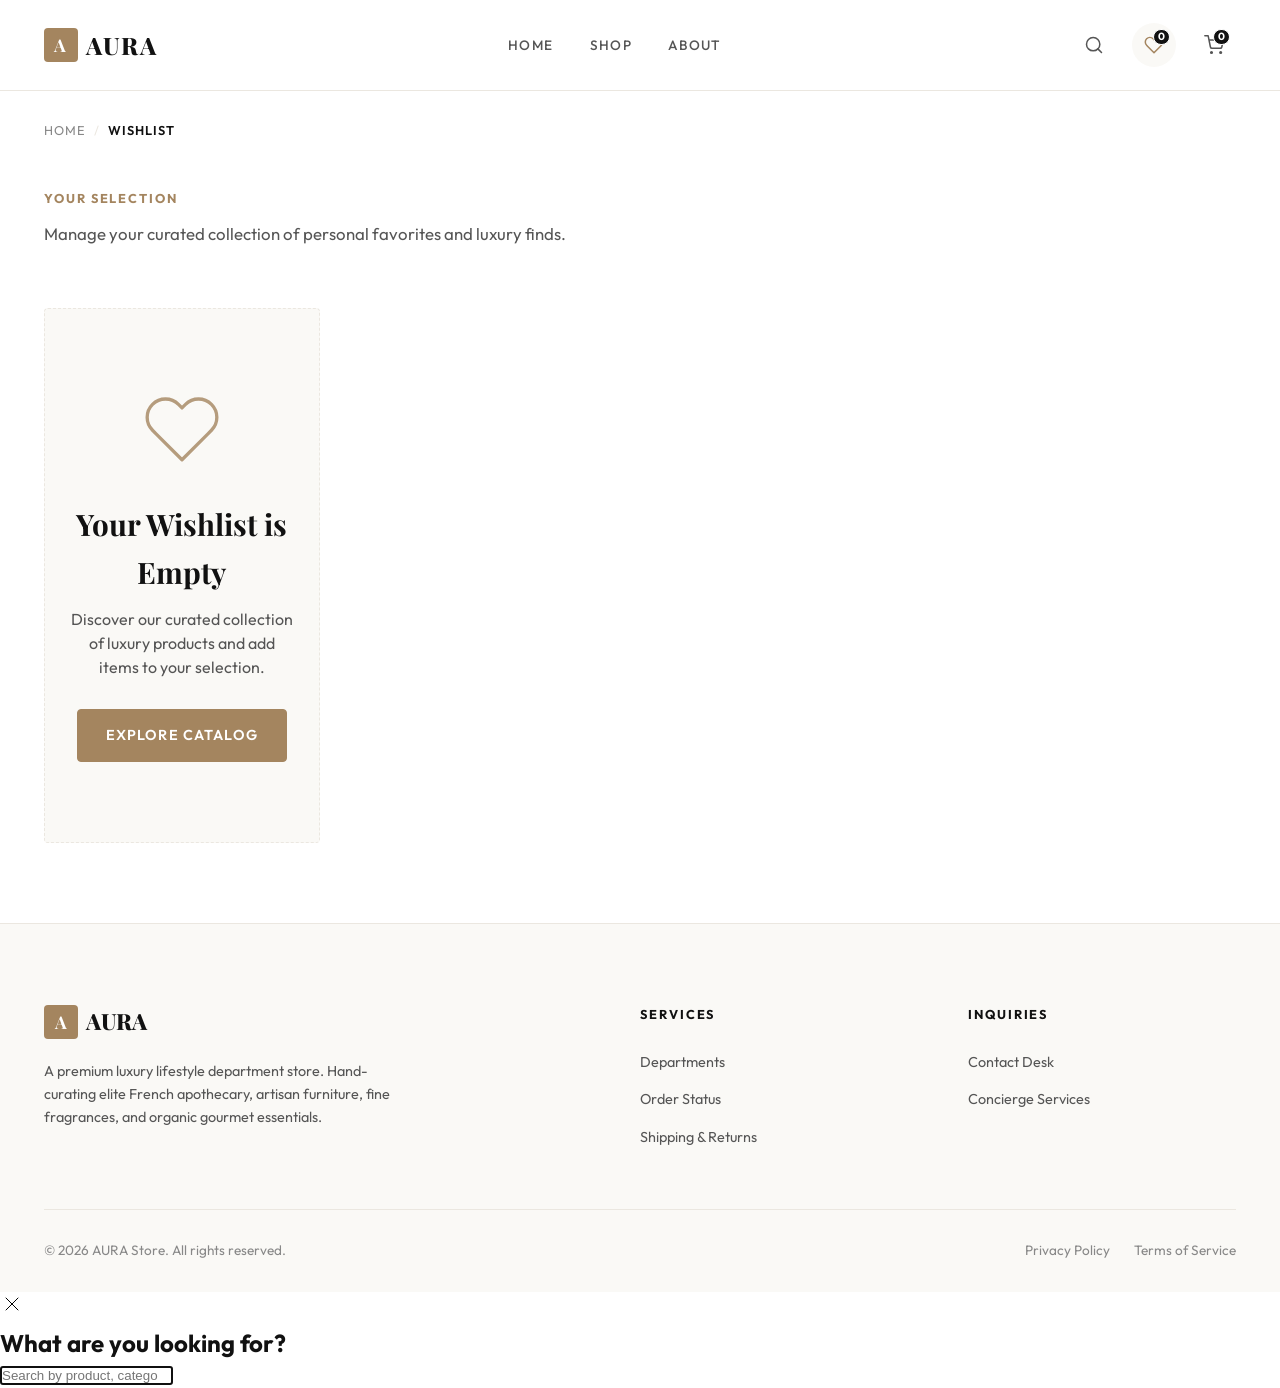
<file: wishlist.html>
<!DOCTYPE html>
<html lang="en">
<head>
    <meta charset="UTF-8">
    <meta name="viewport" content="width=device-width, initial-scale=1.0">
    
    <!-- Title & SEO Meta Tags -->
    <title>Your Wishlist — AURA Curated Luxury</title>
    <meta name="description" content="Manage your curated collection of everyday luxury beauty, designer fragrances, and gourmet essentials on AURA.">
    <meta name="keywords" content="wishlist, luxury wishlist, saved items, premium shopping, curated lifestyle">
    
    <!-- CSS Stylesheet -->
    <link rel="stylesheet" href="css/wishlist.css">
</head>
<body>
    <input type="checkbox" id="mobile-menu-toggle-chk" class="mobile-menu-toggle-chk" style="display: none;">

    <!-- ==========================================================================
       1. HEADER
       ========================================================================== -->
    <header class="site-header">
        <div class="container site-header-inner">
            <!-- Left: Logo -->
            <a href="index.html" class="logo" aria-label="AURA Home">
                <span class="logo-icon" aria-hidden="true">A</span>
                <span>AURA</span>
            </a>

            <!-- Center: Navigation Links -->
            <nav class="nav-desktop" aria-label="Main Navigation">
                <ul class="nav-menu">
                    <li><a href="index.html" class="nav-link">Home</a></li>
                    <li><a href="shop.html" class="nav-link">Shop</a></li>
                    <li><a href="about.html" class="nav-link" id="nav-about">About</a></li>
                    <!-- <li><a href="#contact" class="nav-link" id="nav-contact">Contact</a></li> -->
                </ul>
            </nav>

            <!-- Right: Actions -->
            <div class="header-actions">
                <button class="action-btn" id="search-trigger" aria-label="Open Search">
                    <svg xmlns="http://www.w3.org/2000/svg" viewBox="0 0 24 24" fill="none" stroke="currentColor" stroke-width="2" stroke-linecap="round" stroke-linejoin="round">
                        <circle cx="11" cy="11" r="8"></circle>
                        <line x1="21" y1="21" x2="16.65" y2="16.65"></line>
                    </svg>
                </button>
                <a href="wishlist.html" class="action-btn active" aria-label="View Wishlist">
                    <svg xmlns="http://www.w3.org/2000/svg" viewBox="0 0 24 24" fill="none" stroke="currentColor" stroke-width="2" stroke-linecap="round" stroke-linejoin="round">
                        <path d="M20.84 4.61a5.5 5.5 0 0 0-7.78 0L12 5.67l-1.06-1.06a5.5 5.5 0 0 0-7.78 7.78l1.06 1.06L12 21.23l7.78-7.78 1.06-1.06a5.5 5.5 0 0 0 0-7.78z"></path>
                    </svg>
                    <span class="badge-count" id="wishlist-badge">0</span>
                </a>
                <a href="cart.html" class="action-btn" aria-label="View Shopping Cart">
                    <svg xmlns="http://www.w3.org/2000/svg" viewBox="0 0 24 24" fill="none" stroke="currentColor" stroke-width="2" stroke-linecap="round" stroke-linejoin="round">
                        <circle cx="9" cy="21" r="1"></circle>
                        <circle cx="20" cy="21" r="1"></circle>
                        <path d="M1 1h4l2.68 13.39a2 2 0 0 0 2 1.61h9.72a2 2 0 0 0 2-1.61L23 6H6"></path>
                    </svg>
                    <span class="badge-count" id="header-cart-count">0</span>
                </a>
                
            </div>
            
            <!-- Mobile Hamburger Menu Button -->
            <label for="mobile-menu-toggle-chk" class="hamburger-btn" id="mobile-menu-trigger" aria-label="Open Navigation Menu" aria-controls="mobile-nav-overlay">
                <svg xmlns="http://www.w3.org/2000/svg" viewBox="0 0 24 24" fill="none" stroke="currentColor" stroke-linecap="round" stroke-linejoin="round">
                    <line x1="3" y1="12" x2="21" y2="12"></line>
                    <line x1="3" y1="6" x2="21" y2="6"></line>
                    <line x1="3" y1="18" x2="21" y2="18"></line>
                </svg>
            </label>
        </div>
    </header>

    <!-- ==========================================================================
       MOBILE NAVIGATION MENU
       ========================================================================== -->
    <div class="mobile-nav-overlay" id="mobile-nav-overlay" role="dialog" aria-modal="true" aria-label="Mobile Navigation Menu">
        <div class="mobile-nav-drawer">
            <div class="mobile-nav-header">
                <a href="index.html" class="logo">
                    <span class="logo-icon">A</span>
                    <span>AURA</span>
                </a>
                <label for="mobile-menu-toggle-chk" class="close-btn" id="mobile-menu-close" aria-label="Close Navigation Menu">
                    <svg xmlns="http://www.w3.org/2000/svg" viewBox="0 0 24 24" fill="none" stroke="currentColor" stroke-linecap="round" stroke-linejoin="round" width="24" height="24">
                        <line x1="18" y1="6" x2="6" y2="18"></line>
                        <line x1="6" y1="6" x2="18" y2="18"></line>
                    </svg>
                </label>
            </div>
            
            <nav class="mobile-nav" aria-label="Mobile Navigation List">
                <ul class="mobile-nav-list">
                    <li><a href="index.html" class="mobile-nav-link" id="mobile-nav-home">Home</a></li>
                    <li><a href="shop.html" class="mobile-nav-link" id="mobile-nav-shop">Shop</a></li>
                    <li><a href="about.html" class="mobile-nav-link" id="mobile-nav-about">About</a></li>
                    <!-- <li><a href="#contact" class="mobile-nav-link" id="mobile-nav-contact">Contact</a></li> -->
                </ul>
            </nav>

            <div class="mobile-nav-actions">
                <a href="#search" class="mobile-action-link" id="mobile-search-trigger">
                    <svg xmlns="http://www.w3.org/2000/svg" viewBox="0 0 24 24" fill="none" stroke="currentColor" stroke-linecap="round" stroke-linejoin="round">
                        <circle cx="11" cy="11" r="8"></circle>
                        <line x1="21" y1="21" x2="16.65" y2="16.65"></line>
                    </svg>
                    <span>Search Products</span>
                </a>
                <a href="wishlist.html" class="mobile-action-link active">
                    <svg xmlns="http://www.w3.org/2000/svg" viewBox="0 0 24 24" fill="none" stroke="currentColor" stroke-linecap="round" stroke-linejoin="round">
                        <path d="M20.84 4.61a5.5 5.5 0 0 0-7.78 0L12 5.67l-1.06-1.06a5.5 5.5 0 0 0-7.78 7.78l1.06 1.06L12 21.23l7.78-7.78 1.06-1.06a5.5 5.5 0 0 0 0-7.78z"></path>
                    </svg>
                    <span>Wishlist</span>
                    <span class="badge">0</span>
                </a>
                <a href="cart.html" class="mobile-action-link">
                    <svg xmlns="http://www.w3.org/2000/svg" viewBox="0 0 24 24" fill="none" stroke="currentColor" stroke-linecap="round" stroke-linejoin="round">
                        <circle cx="9" cy="21" r="1"></circle>
                        <circle cx="20" cy="21" r="1"></circle>
                        <path d="M1 1h4l2.68 13.39a2 2 0 0 0 2 1.61h9.72a2 2 0 0 0 2-1.61L23 6H6"></path>
                    </svg>
                    <span>Cart</span>
                    <span class="badge">0</span>
                </a>
            </div>
        </div>
    </div>

    <!-- ==========================================================================
       2. WISHLIST WRAPPER
       ========================================================================== -->
    <main class="wishlist-page section-padding">
        <div class="container">
            <!-- Breadcrumbs -->
            <nav class="breadcrumbs" aria-label="Breadcrumb">
                <a href="index.html" class="breadcrumb-link">Home</a>
                <span class="breadcrumb-separator">/</span>
                <span class="breadcrumb-current">Wishlist</span>
            </nav>

            <div class="wishlist-header-wrapper">
                <span class="wishlist-subtitle">Your Selection</span>
               
                <p class="wishlist-desc">Manage your curated collection of personal favorites and luxury finds.</p>
            </div>

            <!-- Active Wishlist Grid (Populated dynamically via JS later, shown with placeholders for styling) -->
            <div class="wishlist-grid" id="wishlist-grid"></div>
        </div>
    </main>

    <!-- ==========================================================================
       3. FOOTER
       ========================================================================== -->
    <footer class="footer">
        <div class="container">
            <div class="footer-grid">
                <!-- Footer Brand Column -->
                <div class="footer-brand-col">
                    <a href="index.html" class="footer-logo">
                        <span class="logo-icon">A</span>
                        <span>AURA</span>
                    </a>
                    <p class="footer-about">A premium luxury lifestyle department store. Hand-curating elite French apothecary, artisan furniture, fine fragrances, and organic gourmet essentials.</p>
                </div>
                
                <!-- Quick links -->
                <div class="footer-links-col">
                    <h4 class="footer-heading">Services</h4>
                    <ul class="footer-links">
                        <li><a href="shop.html" class="footer-link">Departments</a></li>
                        <li><a href="cart.html" class="footer-link">Order Status</a></li>
                        <li><a href="#shipping" class="footer-link">Shipping & Returns</a></li>
                    </ul>
                </div>

                <div class="footer-links-col">
                    <h4 class="footer-heading">Inquiries</h4>
                    <ul class="footer-links">
                        <li><a href="index.html#contact" class="footer-link">Contact Desk</a></li>
                        <li><a href="#concierge" class="footer-link">Concierge Services</a></li>
                    </ul>
                </div>
            </div>
            
            <div class="footer-bottom">
                <p>&copy; 2026 AURA Store. All rights reserved.</p>
                <div class="footer-legal-links">
                    <a href="#privacy" class="footer-legal-link">Privacy Policy</a>
                    <a href="#terms" class="footer-legal-link">Terms of Service</a>
                </div>
            </div>
        </div>
    </footer>

    <!-- ==========================================================================
       SEARCH OVERLAY
       ========================================================================== -->
    <div class="search-overlay" id="search-overlay" role="dialog" aria-modal="true" aria-label="Search Products">
        <button class="search-close-btn" id="search-close" aria-label="Close Search Overlay">
            <svg xmlns="http://www.w3.org/2000/svg" viewBox="0 0 24 24" fill="none" stroke="currentColor" stroke-linecap="round" stroke-linejoin="round" width="24" height="24">
                <line x1="18" y1="6" x2="6" y2="18"></line>
                <line x1="6" y1="6" x2="18" y2="18"></line>
            </svg>
        </button>
        <div class="search-container">
            <h2 class="search-header-text">What are you looking for?</h2>
            <form class="search-form" id="search-overlay-form" action="#shop">
                <input type="search" class="search-input-field" id="search-query" placeholder="Search by product, category, style..." aria-label="Search site content" autofocus>
                <button type="submit" class="search-submit-btn" aria-label="Submit Search">
                    <svg xmlns="http://www.w3.org/2000/svg" viewBox="0 0 24 24" fill="none" stroke="currentColor" stroke-linecap="round" stroke-linejoin="round">
                        <circle cx="11" cy="11" r="8"></circle>
                        <line x1="21" y1="21" x2="16.65" y2="16.65"></line>
                    </svg>
                </button>
            </form>
            <div class="search-results-box" id="search-results-box"></div>
        </div>
    </div>

    <script src="js/main.js"></script>
    <script src="js/wishlist.js"></script>
</body>
</html>
</file>
<file: css/style.css>
@import url('https://fonts.googleapis.com/css2?family=Outfit:wght@300;400;500;600;700&family=Playfair+Display:ital,wght@0,400..900;1,400..900&display=swap');

/* ==========================================================================
   DESIGN SYSTEM & CSS VARIABLES
   ========================================================================== */
:root {
    /* Color Palette */
    --primary: #1F2937;
    --accent: #A4855F;
    --accent-hover: #8D704E;
    --accent-light: #FAF9F6;
    --bg-primary: #FFFFFF;
    --bg-secondary: #FAF9F6;
    --text-primary: #1F2937;
    --text-secondary: #4B5563;
    --text-muted: #9CA3AF;
    --border-color: #EBE7E0;
    
    /* Shadows */
    --shadow-sm: 0 2px 8px rgba(0, 0, 0, 0.03);
    --shadow-md: 0 10px 30px rgba(0, 0, 0, 0.04);
    --shadow-lg: 0 20px 40px rgba(0, 0, 0, 0.05);
    --shadow-hover: 0 25px 50px -12px rgba(0, 0, 0, 0.08);
    
    /* Typography */
    --font-sans: 'Outfit', -apple-system, BlinkMacSystemFont, "Segoe UI", Roboto, "Helvetica Neue", Arial, sans-serif;
    --font-serif: 'Playfair Display', Georgia, serif;
    
    /* Border Radius */
    --radius-sm: 8px;
    --radius-md: 16px;
    --radius-lg: 24px;
    --radius-full: 9999px;
    
    /* Transitions */
    --transition-fast: all 0.2s cubic-bezier(0.4, 0, 0.2, 1);
    --transition-normal: all 0.3s cubic-bezier(0.4, 0, 0.2, 1);
    --transition-slow: all 0.5s cubic-bezier(0.4, 0, 0.2, 1);
    
    /* Layout Sizes */
    --header-height: 80px;
    --container-max-width: 1280px;
}

/* ==========================================================================
   RESET & GENERAL STYLES
   ========================================================================== */
* {
    margin: 0;
    padding: 0;
    box-sizing: border-box;
}

html {
    scroll-behavior: smooth;
    font-size: 16px;
    -webkit-text-size-adjust: 100%;
}

body {
    font-family: var(--font-sans);
    background-color: var(--bg-primary);
    color: var(--text-primary);
    line-height: 1.6;
    overflow-x: hidden;
}

img {
    max-width: 100%;
    height: auto;
    display: block;
}

a {
    color: inherit;
    text-decoration: none;
    transition: var(--transition-fast);
}

button, input {
    font-family: inherit;
    font-size: inherit;
    border: none;
    outline: none;
    background: none;
}

button {
    cursor: pointer;
}

ul {
    list-style: none;
}

.container {
    width: 100%;
    max-width: var(--container-max-width);
    margin: 0 auto;
    padding: 0 24px;
}

.section-padding {
    padding: 100px 0;
}

@media (max-width: 768px) {
    .section-padding {
        padding: 60px 0;
    }
}

/* ==========================================================================
   TYPOGRAPHY UTILITIES
   ========================================================================== */
.section-title-wrapper {
    text-align: center;
    margin-bottom: 50px;
}

.section-tag {
    font-size: 0.875rem;
    text-transform: uppercase;
    letter-spacing: 0.15em;
    color: var(--accent);
    font-weight: 600;
    margin-bottom: 12px;
    display: inline-block;
}

.section-title {
    font-family: var(--font-serif);
    font-size: 2.25rem;
    font-weight: 700;
    color: var(--text-primary);
    letter-spacing: -0.01em;
    line-height: 1.2;
}

@media (max-width: 768px) {
    .section-title {
        font-size: 1.75rem;
    }
}

/* ==========================================================================
   BUTTONS & INTERACTIVE ELEMENTS
   ========================================================================== */
.btn {
    display: inline-flex;
    align-items: center;
    justify-content: center;
    padding: 14px 28px;
    font-weight: 500;
    border-radius: var(--radius-full);
    transition: var(--transition-normal);
    gap: 8px;
    letter-spacing: -0.01em;
}

.btn-primary {
    background-color: var(--primary);
    color: var(--bg-primary);
    box-shadow: var(--shadow-sm);
}

.btn-primary:hover {
    background-color: var(--accent);
    color: var(--bg-primary);
    transform: translateY(-2px);
    box-shadow: 0 8px 20px rgba(37, 99, 235, 0.2);
}

.btn-secondary {
    background-color: transparent;
    color: var(--primary);
    border: 1.5px solid var(--border-color);
}

.btn-secondary:hover {
    background-color: var(--bg-secondary);
    border-color: var(--primary);
    transform: translateY(-2px);
}

.btn-accent {
    background-color: var(--accent);
    color: var(--bg-primary);
}

.btn-accent:hover {
    background-color: var(--accent-hover);
    transform: translateY(-2px);
    box-shadow: 0 8px 20px rgba(37, 99, 235, 0.3);
}

/* ==========================================================================
   HEADER (STICKY NAVBAR)
   ========================================================================== */
.header {
    position: fixed;
    top: 0;
    left: 0;
    width: 100%;
    height: var(--header-height);
    background-color: rgba(255, 255, 255, 0.8);
    backdrop-filter: blur(20px);
    -webkit-backdrop-filter: blur(20px);
    border-bottom: 1px solid rgba(229, 231, 235, 0.5);
    z-index: 100;
    transition: var(--transition-normal);
}

.header.scrolled {
    height: 70px;
    background-color: rgba(255, 255, 255, 0.95);
    box-shadow: var(--shadow-sm);
}

.header .container {
    display: flex;
    align-items: center;
    justify-content: space-between;
    height: 100%;
}

/* Logo */
.logo {
    display: flex;
    align-items: center;
    gap: 10px;
    font-weight: 700;
    font-size: 1.35rem;
    letter-spacing: -0.03em;
    color: var(--primary);
}

.logo-icon {
    display: flex;
    align-items: center;
    justify-content: center;
    width: 32px;
    height: 32px;
    background-color: var(--primary);
    color: var(--bg-primary);
    border-radius: 8px;
    font-weight: 800;
    font-size: 1.1rem;
}

/* Desktop Navigation */
.nav-desktop {
    display: flex;
    align-items: center;
}

.nav-list {
    display: flex;
    gap: 32px;
}

.nav-link {
    font-weight: 500;
    font-size: 0.95rem;
    color: var(--text-secondary);
    position: relative;
    padding: 8px 0;
}

.nav-link::after {
    content: '';
    position: absolute;
    bottom: 0;
    left: 0;
    width: 0;
    height: 2px;
    background-color: var(--accent);
    transition: var(--transition-normal);
}

.nav-link:hover {
    color: var(--primary);
}

.nav-link:hover::after {
    width: 100%;
}

.nav-link.active {
    color: var(--accent);
}

.nav-link.active::after {
    width: 100%;
}

/* Header Actions */
.header-actions {
    display: flex;
    align-items: center;
    gap: 8px;
}

.action-btn {
    display: flex;
    align-items: center;
    justify-content: center;
    width: 40px;
    height: 40px;
    border-radius: var(--radius-full);
    color: var(--text-secondary);
    position: relative;
    transition: var(--transition-fast);
}

.action-btn:hover {
    background-color: var(--bg-secondary);
    color: var(--primary);
}

.action-btn svg {
    width: 20px;
    height: 20px;
    stroke-width: 2;
}

.badge {
    position: absolute;
    top: 4px;
    right: 4px;
    background-color: var(--accent);
    color: var(--bg-primary);
    font-size: 0.7rem;
    font-weight: 600;
    width: 16px;
    height: 16px;
    border-radius: var(--radius-full);
    display: flex;
    align-items: center;
    justify-content: center;
    border: 1.5px solid var(--bg-primary);
}

/* Hamburger & Mobile trigger */
.hamburger-btn {
    display: none;
    align-items: center;
    justify-content: center;
    width: 40px;
    height: 40px;
    border-radius: var(--radius-full);
    color: var(--text-secondary);
    transition: var(--transition-fast);
}

.hamburger-btn:hover {
    background-color: var(--bg-secondary);
    color: var(--primary);
}

.hamburger-btn svg {
    width: 24px;
    height: 24px;
}

.mobile-menu-toggle-chk {
    display: none !important;
}

.mobile-menu-toggle-chk:checked ~ .mobile-nav-overlay {
    opacity: 1 !important;
    pointer-events: auto !important;
}

.mobile-menu-toggle-chk:checked ~ .mobile-nav-overlay .mobile-nav-drawer {
    transform: translateX(-320px) !important;
}

@media (max-width: 1024px) {
    .nav-desktop {
        display: none !important;
    }
    .header-actions {
        display: none !important;
    }
    .hamburger-btn {
        display: flex !important;
    }
}

/* ==========================================================================
   MOBILE NAVIGATION MENU (SLIDE OUT DRAWER)
   ========================================================================== */
.mobile-nav-overlay {
    position: fixed;
    top: 0;
    left: 0;
    width: 100%;
    height: 100vh;
    background-color: rgba(0, 0, 0, 0.4);
    backdrop-filter: blur(4px);
    z-index: 200;
    opacity: 0;
    pointer-events: none;
    transition: opacity 0.4s ease;
}

.mobile-nav-overlay.open {
    opacity: 1;
    pointer-events: auto;
}

.mobile-nav-drawer {
    position: fixed;
    top: 0;
    right: -320px;
    width: 320px;
    height: 100vh;
    background-color: var(--bg-primary);
    z-index: 201;
    box-shadow: var(--shadow-lg);
    padding: 30px 24px;
    display: flex;
    flex-direction: column;
    transition: transform 0.4s cubic-bezier(0.16, 1, 0.3, 1);
}

.mobile-nav-overlay.open .mobile-nav-drawer {
    transform: translateX(-320px);
}

.mobile-nav-header {
    display: flex;
    align-items: center;
    justify-content: space-between;
    margin-bottom: 40px;
}

.close-btn {
    display: flex;
    align-items: center;
    justify-content: center;
    width: 40px;
    height: 40px;
    border-radius: var(--radius-full);
    background-color: var(--bg-secondary);
    color: var(--text-secondary);
    transition: var(--transition-fast);
}

.close-btn:hover {
    color: var(--primary);
}

.mobile-nav-list {
    display: flex;
    flex-direction: column;
    gap: 20px;
    margin-bottom: auto;
}

.mobile-nav-link {
    font-size: 1.15rem;
    font-weight: 500;
    color: var(--text-secondary);
    display: flex;
    align-items: center;
    justify-content: space-between;
    padding: 6px 0;
}

.mobile-nav-link:hover, .mobile-nav-link.active {
    color: var(--accent);
}

.mobile-nav-actions {
    display: flex;
    flex-direction: column;
    gap: 16px;
    padding-top: 30px;
    border-top: 1px solid var(--border-color);
}

.mobile-action-link {
    display: flex;
    align-items: center;
    gap: 12px;
    font-weight: 500;
    color: var(--text-secondary);
    padding: 10px 0;
}

.mobile-action-link:hover {
    color: var(--primary);
}

.mobile-action-link svg {
    width: 20px;
    height: 20px;
}

.mobile-action-link .badge,
.mobile-action-link .badge-count {
    position: relative;
    top: auto;
    right: auto;
    border: none;
    display: inline-flex;
    align-items: center;
    justify-content: center;
    margin-left: auto;
    width: 20px;
    height: 20px;
    font-size: 0.7rem;
    font-weight: 600;
    border-radius: var(--radius-full);
    background-color: var(--primary);
    color: var(--bg-primary);
}

/* ==========================================================================
   HERO SECTION
   ========================================================================== */
.hero-section {
    padding-top: calc(var(--header-height) + 40px);
    background-color: var(--bg-secondary);
    overflow: hidden;
    position: relative;
}

.hero-section .container {
    display: grid;
    grid-template-columns: 1.1fr 0.9fr;
    align-items: center;
    gap: 40px;
}

.hero-content {
    padding: 60px 0;
    max-width: 620px;
}

.hero-tag {
    display: inline-block;
    padding: 6px 14px;
    background-color: var(--accent-light);
    color: var(--accent);
    font-weight: 600;
    font-size: 0.85rem;
    text-transform: uppercase;
    letter-spacing: 0.1em;
    border-radius: var(--radius-full);
    margin-bottom: 24px;
}

.hero-title {
    font-family: var(--font-serif);
    font-size: 3.75rem;
    font-weight: 700;
    line-height: 1.1;
    color: var(--primary);
    letter-spacing: -0.01em;
    margin-bottom: 20px;
}

.hero-desc {
    font-size: 1.15rem;
    color: var(--text-secondary);
    margin-bottom: 40px;
    line-height: 1.6;
}

.hero-btns {
    display: flex;
    gap: 16px;
    flex-wrap: wrap;
}

.hero-image-wrapper {
    position: relative;
    height: 100%;
    display: flex;
    justify-content: flex-end;
    align-items: flex-end;
}

.hero-img-bg {
    position: absolute;
    width: 100%;
    height: 85%;
    bottom: 0;
    right: 0;
    background-color: rgba(37, 99, 235, 0.04);
    border-radius: var(--radius-lg);
    z-index: 1;
}

.hero-img {
    position: relative;
    z-index: 2;
    border-radius: var(--radius-lg);
    box-shadow: var(--shadow-lg);
    max-height: 560px;
    object-fit: cover;
    width: 100%;
    transition: var(--transition-slow);
}

.hero-img:hover {
    transform: scale(1.02);
}

@media (max-width: 1024px) {
    .hero-title {
        font-size: 3rem;
    }
}

@media (max-width: 768px) {
    .hero-section {
        padding-top: calc(var(--header-height) + 20px);
    }
    .hero-section .container {
        grid-template-columns: 1fr;
        gap: 30px;
    }
    .hero-content {
        padding: 30px 0 10px;
        text-align: center;
        max-width: 100%;
    }
    .hero-btns {
        justify-content: center;
    }
    .hero-image-wrapper {
        justify-content: center;
        padding-bottom: 30px;
    }
    .hero-img {
        max-height: 400px;
    }
}

/* ==========================================================================
   FEATURES SECTION
   ========================================================================== */
.features-section {
    background-color: var(--bg-primary);
    border-bottom: 1px solid var(--border-color);
}

.features-grid {
    display: grid;
    grid-template-columns: repeat(4, 1fr);
    gap: 30px;
}

.feature-card {
    background-color: var(--bg-secondary);
    padding: 36px 30px;
    border-radius: var(--radius-md);
    transition: var(--transition-normal);
    border: 1px solid transparent;
}

.feature-card:hover {
    transform: translateY(-8px);
    background-color: var(--bg-primary);
    border-color: var(--border-color);
    box-shadow: var(--shadow-md);
}

.feature-icon-wrapper {
    display: flex;
    align-items: center;
    justify-content: center;
    width: 48px;
    height: 48px;
    border-radius: 12px;
    background-color: var(--bg-primary);
    color: var(--accent);
    margin-bottom: 24px;
    box-shadow: var(--shadow-sm);
    transition: var(--transition-fast);
}

.feature-card:hover .feature-icon-wrapper {
    background-color: var(--accent);
    color: var(--bg-primary);
}

.feature-icon-wrapper svg {
    width: 24px;
    height: 24px;
}

.feature-title {
    font-size: 1.1rem;
    font-weight: 600;
    color: var(--text-primary);
    margin-bottom: 10px;
}

.feature-desc {
    font-size: 0.9rem;
    color: var(--text-secondary);
    line-height: 1.5;
}

@media (max-width: 1024px) {
    .features-grid {
        grid-template-columns: repeat(2, 1fr);
        gap: 20px;
    }
}

@media (max-width: 576px) {
    .features-grid {
        grid-template-columns: 1fr;
    }
}

/* ==========================================================================
   CATEGORY SECTION
   ========================================================================== */
.categories-section {
    background-color: var(--bg-secondary);
}

.categories-grid {
    display: grid;
    grid-template-columns: repeat(6, 1fr);
    grid-template-rows: 240px 240px;
    gap: 24px;
}

.category-card {
    position: relative;
    border-radius: var(--radius-md);
    overflow: hidden;
    cursor: pointer;
    box-shadow: var(--shadow-sm);
}

/* Grid Layout definitions for categories */
.category-card.cat-women {
    grid-column: span 3;
    grid-row: span 2;
}

.category-card.cat-men {
    grid-column: span 3;
    grid-row: span 1;
}

.category-card.cat-shoes {
    grid-column: span 3;
    grid-row: span 1;
}

.category-card.cat-accessories {
    grid-column: span 2;
    grid-row: span 1;
}

.category-card.cat-electronics {
    grid-column: span 4;
    grid-row: span 1;
}

.category-img {
    width: 100%;
    height: 100%;
    object-fit: cover;
    transition: transform 0.6s cubic-bezier(0.4, 0, 0.2, 1);
}

.category-overlay {
    position: absolute;
    inset: 0;
    background: linear-gradient(to top, rgba(17, 17, 17, 0.8) 0%, rgba(17, 17, 17, 0.3) 50%, rgba(17, 17, 17, 0.1) 100%);
    padding: 30px;
    display: flex;
    flex-direction: column;
    justify-content: flex-end;
    transition: var(--transition-normal);
}

.category-title {
    font-size: 1.5rem;
    font-weight: 700;
    color: var(--bg-primary);
    margin-bottom: 8px;
    letter-spacing: -0.01em;
}

.category-count {
    color: rgba(255, 255, 255, 0.7);
    font-size: 0.85rem;
    text-transform: uppercase;
    letter-spacing: 0.05em;
    font-weight: 500;
}

.category-btn {
    margin-top: 15px;
    display: flex;
    align-items: center;
    gap: 8px;
    font-size: 0.9rem;
    font-weight: 600;
    color: var(--bg-primary);
    transform: translateY(20px);
    opacity: 0;
    transition: var(--transition-normal);
}

.category-card:hover .category-img {
    transform: scale(1.06);
}

.category-card:hover .category-overlay {
    background: linear-gradient(to top, rgba(17, 17, 17, 0.9) 0%, rgba(17, 17, 17, 0.4) 60%, rgba(17, 17, 17, 0.2) 100%);
}

.category-card:hover .category-btn {
    transform: translateY(0);
    opacity: 1;
}

@media (max-width: 1024px) {
    .categories-grid {
        grid-template-columns: repeat(4, 1fr);
        grid-template-rows: auto;
    }
    .category-card.cat-women {
        grid-column: span 2;
        grid-row: span 2;
        height: 400px;
    }
    .category-card.cat-men {
        grid-column: span 2;
        grid-row: span 1;
        height: 188px;
    }
    .category-card.cat-shoes {
        grid-column: span 2;
        grid-row: span 1;
        height: 188px;
    }
    .category-card.cat-accessories {
        grid-column: span 2;
        grid-row: span 1;
        height: 188px;
    }
    .category-card.cat-electronics {
        grid-column: span 2;
        grid-row: span 1;
        height: 188px;
    }
}

@media (max-width: 768px) {
    .categories-grid {
        grid-template-columns: 1fr;
        gap: 16px;
    }
    .category-card.cat-women,
    .category-card.cat-men,
    .category-card.cat-shoes,
    .category-card.cat-accessories,
    .category-card.cat-electronics {
        grid-column: span 1;
        grid-row: span 1;
        height: 250px;
    }
    .category-btn {
        transform: translateY(0);
        opacity: 1;
    }
}

/* ==========================================================================
   FEATURED PRODUCTS PREVIEW
   ========================================================================== */
.products-section {
    background-color: var(--bg-primary);
}

.products-grid {
    display: grid;
    grid-template-columns: repeat(4, 1fr);
    gap: 30px;
}

.product-card {
    position: relative;
    background-color: var(--bg-primary);
    border-radius: var(--radius-md);
    overflow: hidden;
    display: flex;
    flex-direction: column;
    height: 100%;
    transition: var(--transition-normal);
    border: 1px solid var(--border-color);
}

.product-card:hover {
    transform: translateY(-6px);
    box-shadow: var(--shadow-md);
    border-color: rgba(229, 231, 235, 0.3);
}

/* Product Media & Image zoom */
.product-media {
    position: relative;
    overflow: hidden;
    padding-top: 125%; /* 4:5 aspect ratio */
    background-color: var(--bg-secondary);
}

.product-img {
    position: absolute;
    top: 0;
    left: 0;
    width: 100%;
    height: 100%;
    object-fit: contain;
    padding: 16px;
    transition: transform 0.6s cubic-bezier(0.4, 0, 0.2, 1);
}

.product-card:hover .product-img {
    transform: scale(1.06);
}

/* Product Badges */
.product-badges {
    position: absolute;
    top: 15px;
    left: 15px;
    display: flex;
    flex-direction: column;
    gap: 6px;
    z-index: 10;
}

.product-badge {
    padding: 4px 10px;
    font-size: 0.75rem;
    font-weight: 600;
    text-transform: uppercase;
    letter-spacing: 0.05em;
    border-radius: 4px;
    color: var(--bg-primary);
}

.badge-sale {
    background-color: var(--accent);
}

.badge-new {
    background-color: var(--primary);
}

/* Favorite Heart Icon */
.wishlist-btn {
    position: absolute;
    top: 15px;
    right: 15px;
    width: 36px;
    height: 36px;
    border-radius: var(--radius-full);
    background-color: var(--bg-primary);
    display: flex;
    align-items: center;
    justify-content: center;
    box-shadow: var(--shadow-sm);
    z-index: 10;
    color: var(--text-secondary);
    transition: var(--transition-fast);
}

.wishlist-btn:hover {
    color: #EF4444;
    transform: scale(1.1);
}

.wishlist-btn.active {
    color: #EF4444;
    background-color: var(--bg-primary);
}

.wishlist-btn svg {
    width: 18px;
    height: 18px;
    fill: currentColor;
    stroke: currentColor;
    stroke-width: 2;
}

.wishlist-btn:not(.active) svg {
    fill: transparent;
}

/* Product Media Actions (Quick view & Cart overlay) */
.product-actions-overlay {
    position: absolute;
    bottom: -60px;
    left: 0;
    width: 100%;
    padding: 15px;
    display: grid;
    grid-template-columns: 1fr 40px;
    gap: 8px;
    z-index: 10;
    transition: var(--transition-normal);
    opacity: 0;
}

.product-card:hover .product-actions-overlay {
    bottom: 0;
    opacity: 1;
}

.overlay-add-cart-btn {
    height: 40px;
    background-color: var(--primary);
    color: var(--bg-primary);
    font-size: 0.85rem;
    font-weight: 600;
    border-radius: var(--radius-sm);
    display: flex;
    align-items: center;
    justify-content: center;
    gap: 6px;
    transition: var(--transition-fast);
}

.overlay-add-cart-btn:hover {
    background-color: var(--accent);
}

.overlay-quickview-btn {
    height: 40px;
    width: 40px;
    background-color: var(--bg-primary);
    color: var(--text-primary);
    border: 1px solid var(--border-color);
    border-radius: var(--radius-sm);
    display: flex;
    align-items: center;
    justify-content: center;
    transition: var(--transition-fast);
}

.overlay-quickview-btn:hover {
    background-color: var(--bg-secondary);
    color: var(--accent);
}

.overlay-quickview-btn svg {
    width: 18px;
    height: 18px;
}

/* Product Details */
.product-details {
    padding: 20px;
    display: flex;
    flex-direction: column;
    flex-grow: 1;
}

.product-cat {
    font-size: 0.8rem;
    text-transform: uppercase;
    letter-spacing: 0.05em;
    color: var(--text-muted);
    margin-bottom: 6px;
    font-weight: 500;
}

.product-name {
    font-size: 0.95rem;
    font-weight: 500;
    color: var(--text-primary);
    margin-bottom: 8px;
    display: -webkit-box;
    -webkit-line-clamp: 2;
    -webkit-box-orient: vertical;
    overflow: hidden;
    height: 42px;
}

.product-name a:hover {
    color: var(--accent);
}

.product-rating {
    display: flex;
    align-items: center;
    gap: 4px;
    margin-bottom: 12px;
}

.rating-stars {
    display: flex;
    color: #FBBF24;
}

.rating-stars svg {
    width: 14px;
    height: 14px;
    fill: currentColor;
}

.rating-count {
    font-size: 0.8rem;
    color: var(--text-muted);
}

.product-price-wrapper {
    display: flex;
    align-items: center;
    gap: 8px;
    margin-top: auto;
    font-size: 1.1rem;
    font-weight: 700;
}

.price-current {
    color: var(--text-primary);
}

.price-old {
    color: var(--text-muted);
    font-size: 0.9rem;
    font-weight: 400;
    text-decoration: line-through;
}

@media (max-width: 1024px) {
    .products-grid {
        grid-template-columns: repeat(3, 1fr);
        gap: 20px;
    }
}

@media (max-width: 768px) {
    .products-grid {
        grid-template-columns: repeat(2, 1fr);
        gap: 16px;
    }
    .product-actions-overlay {
        bottom: 0;
        opacity: 1;
        position: relative;
        padding: 0 20px 20px 20px;
        background-color: var(--bg-primary);
        grid-template-columns: 1fr;
    }
    .overlay-quickview-btn {
        display: none;
    }
}

@media (max-width: 480px) {
    .products-grid {
        grid-template-columns: 1fr;
    }
}

/* ==========================================================================
   PROMOTIONAL BANNER
   ========================================================================== */
.promo-section {
    padding: 120px 0;
    background: linear-gradient(rgba(17, 17, 17, 0.45), rgba(17, 17, 17, 0.45)), url('../images/hero_fashion.png') no-repeat center center;
    background-size: cover;
    background-attachment: fixed;
    position: relative;
    text-align: center;
    color: var(--bg-primary);
}

@media (max-width: 768px) {
    .promo-section {
        background-attachment: scroll;
        padding: 80px 0;
    }
}

.promo-content {
    max-width: 650px;
    margin: 0 auto;
}

.promo-tag {
    font-size: 0.9rem;
    text-transform: uppercase;
    letter-spacing: 0.2em;
    font-weight: 600;
    color: var(--accent-light);
    margin-bottom: 20px;
    display: inline-block;
}

.promo-title {
    font-size: 3.5rem;
    font-weight: 700;
    line-height: 1.15;
    margin-bottom: 16px;
    letter-spacing: -0.02em;
}

@media (max-width: 768px) {
    .promo-title {
        font-size: 2.25rem;
    }
}

.promo-desc {
    font-size: 1.15rem;
    color: rgba(255, 255, 255, 0.9);
    margin-bottom: 36px;
}

/* ==========================================================================
   NEWSLETTER SECTION
   ========================================================================== */
.newsletter-section {
    background-color: var(--bg-secondary);
    border-bottom: 1px solid var(--border-color);
}

.newsletter-wrapper {
    max-width: 680px;
    margin: 0 auto;
    text-align: center;
}

.newsletter-icon {
    display: inline-flex;
    align-items: center;
    justify-content: center;
    width: 60px;
    height: 60px;
    border-radius: var(--radius-full);
    background-color: var(--bg-primary);
    color: var(--accent);
    margin-bottom: 24px;
    box-shadow: var(--shadow-sm);
}

.newsletter-icon svg {
    width: 26px;
    height: 26px;
}

.newsletter-title {
    font-size: 2rem;
    font-weight: 700;
    color: var(--text-primary);
    margin-bottom: 10px;
    letter-spacing: -0.02em;
}

.newsletter-desc {
    color: var(--text-secondary);
    margin-bottom: 30px;
    font-size: 1rem;
}

.newsletter-form {
    display: flex;
    background-color: var(--bg-primary);
    padding: 6px;
    border-radius: var(--radius-full);
    border: 1px solid var(--border-color);
    box-shadow: var(--shadow-sm);
    transition: var(--transition-normal);
}

.newsletter-form:focus-within {
    border-color: var(--accent);
    box-shadow: 0 0 0 4px rgba(37, 99, 235, 0.1);
}

.newsletter-input {
    flex-grow: 1;
    padding: 0 24px;
    font-size: 0.95rem;
    color: var(--text-primary);
}

.newsletter-input::placeholder {
    color: var(--text-muted);
}

.newsletter-btn {
    background-color: var(--primary);
    color: var(--bg-primary);
    padding: 14px 30px;
    border-radius: var(--radius-full);
    font-weight: 600;
    transition: var(--transition-fast);
}

.newsletter-btn:hover {
    background-color: var(--accent);
}

.newsletter-msg {
    margin-top: 12px;
    font-size: 0.85rem;
    font-weight: 500;
    min-height: 20px;
}

.newsletter-msg.error {
    color: #EF4444;
}

.newsletter-msg.success {
    color: #10B981;
}

@media (max-width: 576px) {
    .newsletter-form {
        flex-direction: column;
        border-radius: var(--radius-md);
        gap: 10px;
        padding: 0;
        background-color: transparent;
        box-shadow: none;
        border: none;
    }
    .newsletter-input {
        background-color: var(--bg-primary);
        border: 1px solid var(--border-color);
        padding: 16px 24px;
        border-radius: var(--radius-full);
    }
    .newsletter-btn {
        width: 100%;
        padding: 16px;
    }
}

/* ==========================================================================
   FOOTER SECTION
   ========================================================================== */
.footer {
    background-color: var(--primary);
    color: rgba(255, 255, 255, 0.8);
    padding-top: 80px;
}

.footer-top {
    display: grid;
    grid-template-columns: 1.2fr 0.8fr 0.8fr 1.2fr;
    gap: 40px;
    margin-bottom: 60px;
}

.footer-logo {
    color: var(--bg-primary);
    margin-bottom: 24px;
    font-size: 1.5rem;
}

.footer-logo .logo-icon {
    background-color: var(--bg-primary);
    color: var(--primary);
}

.footer-desc {
    font-size: 0.95rem;
    line-height: 1.6;
    margin-bottom: 24px;
    color: rgba(255, 255, 255, 0.6);
}

.social-links {
    display: flex;
    gap: 12px;
}

.social-link {
    display: flex;
    align-items: center;
    justify-content: center;
    width: 36px;
    height: 36px;
    border-radius: var(--radius-full);
    background-color: rgba(255, 255, 255, 0.05);
    color: var(--bg-primary);
    transition: var(--transition-fast);
}

.social-link:hover {
    background-color: var(--accent);
    transform: translateY(-3px);
}

.social-link svg {
    width: 18px;
    height: 18px;
}

.footer-title {
    color: var(--bg-primary);
    font-size: 1.05rem;
    font-weight: 600;
    margin-bottom: 24px;
    text-transform: uppercase;
    letter-spacing: 0.05em;
}

.footer-links {
    display: flex;
    flex-direction: column;
    gap: 12px;
}

.footer-link {
    font-size: 0.95rem;
    color: rgba(255, 255, 255, 0.65);
    transition: var(--transition-fast);
}

.footer-link:hover {
    color: var(--bg-primary);
    padding-left: 4px;
}

.contact-info {
    display: flex;
    flex-direction: column;
    gap: 16px;
}

.contact-item {
    display: flex;
    align-items: flex-start;
    gap: 12px;
    font-size: 0.95rem;
}

.contact-item svg {
    width: 20px;
    height: 20px;
    color: var(--bg-primary);
    flex-shrink: 0;
}

.footer-bottom {
    border-top: 1px solid rgba(255, 255, 255, 0.08);
    padding: 30px 0;
    display: flex;
    justify-content: space-between;
    align-items: center;
    font-size: 0.85rem;
    color: rgba(255, 255, 255, 0.4);
}

.footer-legal-links {
    display: flex;
    gap: 24px;
}

.footer-legal-link:hover {
    color: var(--bg-primary);
}

@media (max-width: 1024px) {
    .footer-top {
        grid-template-columns: repeat(2, 1fr);
        gap: 30px;
    }
}

@media (max-width: 576px) {
    .footer-top {
        grid-template-columns: 1fr;
        gap: 30px;
    }
    .footer-bottom {
        flex-direction: column;
        gap: 16px;
        text-align: center;
    }
    .footer-legal-links {
        justify-content: center;
    }
}

/* ==========================================================================
   BACK-TO-TOP BUTTON
   ========================================================================== */
.back-to-top {
    position: fixed;
    bottom: 30px;
    right: 30px;
    width: 48px;
    height: 48px;
    border-radius: var(--radius-full);
    background-color: var(--primary);
    color: var(--bg-primary);
    display: flex;
    align-items: center;
    justify-content: center;
    box-shadow: var(--shadow-md);
    opacity: 0;
    visibility: hidden;
    z-index: 90;
    transition: var(--transition-normal);
}

.back-to-top.visible {
    opacity: 1;
    visibility: visible;
}

.back-to-top:hover {
    background-color: var(--accent);
    transform: translateY(-5px);
    box-shadow: 0 10px 20px rgba(37, 99, 235, 0.2);
}

.back-to-top svg {
    width: 20px;
    height: 20px;
    stroke-width: 2.5;
}

/* ==========================================================================
   SEARCH OVERLAY
   ========================================================================== */
.search-overlay {
    position: fixed;
    inset: 0;
    background-color: rgba(255, 255, 255, 0.98);
    z-index: 250;
    display: flex;
    flex-direction: column;
    justify-content: center;
    align-items: center;
    padding: 30px;
    opacity: 0;
    pointer-events: none;
    transition: var(--transition-normal);
}

.search-overlay.open {
    opacity: 1;
    pointer-events: auto;
}

.search-close-btn {
    position: absolute;
    top: 30px;
    right: 30px;
    width: 48px;
    height: 48px;
    border-radius: var(--radius-full);
    background-color: var(--bg-secondary);
    color: var(--text-secondary);
    display: flex;
    align-items: center;
    justify-content: center;
    transition: var(--transition-fast);
}

.search-close-btn:hover {
    color: var(--primary);
}

.search-container {
    width: 100%;
    max-width: 700px;
    text-align: center;
}

.search-header-text {
    font-size: 1.75rem;
    font-weight: 700;
    color: var(--text-primary);
    margin-bottom: 24px;
    letter-spacing: -0.02em;
}

.search-form {
    display: flex;
    border-bottom: 2.5px solid var(--primary);
    padding-bottom: 10px;
    align-items: center;
}

.search-input-field {
    flex-grow: 1;
    font-size: 1.5rem;
    color: var(--text-primary);
    font-weight: 500;
}

.search-input-field::placeholder {
    color: var(--text-muted);
}

.search-submit-btn {
    color: var(--text-primary);
    display: flex;
    align-items: center;
    justify-content: center;
}

.search-submit-btn svg {
    width: 28px;
    height: 28px;
}

/* Search Results Box inside Overlay */
.search-results-box {
    margin-top: 20px;
    width: 100%;
    max-height: 350px;
    overflow-y: auto;
    background-color: var(--bg-primary);
    border-radius: var(--radius-md);
    box-shadow: var(--shadow-lg);
    border: 1px solid var(--border-color);
    display: none;
    text-align: left;
    padding: 10px;
}

.search-results-box.active {
    display: block;
}

.search-result-item {
    display: flex;
    align-items: center;
    gap: 15px;
    padding: 12px 15px;
    border-radius: var(--radius-sm);
    transition: var(--transition-fast);
    text-decoration: none;
    color: var(--text-primary);
    border-bottom: 1px solid var(--bg-secondary);
}

.search-result-item:last-child {
    border-bottom: none;
}

.search-result-item:hover {
    background-color: var(--bg-secondary);
    transform: translateX(4px);
}

.search-result-img {
    width: 45px;
    height: 45px;
    object-fit: contain;
    border-radius: var(--radius-sm);
    background-color: var(--bg-secondary);
    padding: 4px;
}

.search-result-info {
    flex-grow: 1;
}

.search-result-title {
    font-size: 0.95rem;
    font-weight: 600;
    margin-bottom: 2px;
}

.search-result-cat {
    font-size: 0.75rem;
    color: var(--text-muted);
    text-transform: uppercase;
    letter-spacing: 0.05em;
}

.search-result-price {
    font-size: 0.9rem;
    font-weight: 700;
    color: var(--accent);
}

.search-no-results {
    padding: 20px;
    text-align: center;
    color: var(--text-secondary);
    font-size: 0.95rem;
}
/* Search Empty State Styling */
.search-empty-state {
    display: flex;
    flex-direction: column;
    align-items: center;
    justify-content: center;
    padding: 40px 20px;
    text-align: center;
    background-color: var(--bg-primary);
    border-radius: var(--radius-md);
}

.search-empty-icon {
    color: var(--text-muted);
    margin-bottom: 16px;
    opacity: 0.6;
    animation: searchPulse 2s infinite ease-in-out;
}

.search-empty-title {
    font-family: var(--font-serif); /* Uses Playfair Serif */
    font-size: 1.25rem;
    font-weight: 600;
    color: var(--text-primary);
    margin-bottom: 8px;
    letter-spacing: -0.01em;
}

.search-empty-desc {
    font-size: 0.9rem;
    color: var(--text-secondary);
    max-width: 320px;
    line-height: 1.5;
    margin: 0 auto;
}

/* Subtle micro-animation pulse for empty icon */
@keyframes searchPulse {
    0% { transform: scale(1); opacity: 0.6; }
    50% { transform: scale(1.05); opacity: 0.8; }
    100% { transform: scale(1); opacity: 0.6; }
}

/* Clickable Search Result Row Card */
.search-result-row {
    display: flex;
    align-items: center;
    gap: 16px;
    padding: 12px 16px;
    border-radius: var(--radius-sm);
    text-decoration: none;
    color: var(--text-primary);
    background-color: var(--bg-primary);
    border-bottom: 1px solid var(--border-color);
    transition: all 0.25s cubic-bezier(0.16, 1, 0.3, 1);
    cursor: pointer;
}

/* Removes line separator on the last element */
.search-result-row:last-of-type {
    border-bottom: none;
}

/* Elegant slide-in transition & background shift */
.search-result-row:hover {
    background-color: var(--bg-secondary);
    transform: translateX(6px);
}

/* Product thumbnail box */
.search-result-image-wrapper {
    width: 48px;
    height: 48px;
    border-radius: var(--radius-sm);
    background-color: var(--bg-secondary);
    display: flex;
    align-items: center;
    justify-content: center;
    overflow: hidden;
    flex-shrink: 0;
    border: 1px solid var(--border-color);
    padding: 4px;
}

.search-result-thumbnail {
    width: 100%;
    height: 100%;
    object-fit: contain;
    transition: transform 0.25s ease;
}

.search-result-row:hover .search-result-thumbnail {
    transform: scale(1.08); /* Micro-zoom on hover */
}

/* Category & Title Typography */
.search-result-metadata {
    flex-grow: 1;
    display: flex;
    flex-direction: column;
    gap: 2px;
}

.search-result-category {
    font-size: 0.7rem;
    font-weight: 600;
    text-transform: uppercase;
    color: var(--primary); /* Curated gold/bronze accent */
    letter-spacing: 0.05em;
}

.search-result-name {
    font-size: 0.95rem;
    font-weight: 500;
    color: var(--text-primary);
    margin: 0;
    line-height: 1.4;
}

/* Price Box */
.search-result-price-wrapper {
    flex-shrink: 0;
}

.search-result-price {
    font-size: 0.95rem;
    font-weight: 700;
    color: var(--text-primary);
}
/* Bottom Button slide-in overlay (CSS only) */
.product-bottom-action {
    position: absolute;
    bottom: -60px;
    left: 0;
    width: 100%;
    padding: 15px;
    z-index: 10;
    transition: var(--transition-normal);
    opacity: 0;
}

.product-card:hover .product-bottom-action {
    bottom: 0;
    opacity: 1;
}

.add-cart-overlay-btn {
    width: 100%;
    height: 40px;
    background-color: var(--primary);
    color: var(--bg-primary);
    font-size: 0.85rem;
    font-weight: 600;
    border-radius: var(--radius-sm);
    display: flex;
    align-items: center;
    justify-content: center;
    gap: 8px;
    transition: var(--transition-fast);
}

.add-cart-overlay-btn:hover {
    background-color: var(--accent);
}

/* Hover actions for quick-view and wishlist */
.product-hover-actions {
    position: absolute;
    top: 15px;
    right: -50px;
    display: flex;
    flex-direction: column;
    gap: 8px;
    z-index: 10;
    transition: var(--transition-normal);
    opacity: 0;
}

.product-card:hover .product-hover-actions {
    right: 15px;
    opacity: 1;
}

.hover-action-btn {
    width: 36px;
    height: 36px;
    border-radius: var(--radius-full);
    background-color: var(--bg-primary);
    display: flex;
    align-items: center;
    justify-content: center;
    box-shadow: var(--shadow-sm);
    color: var(--text-secondary);
    transition: var(--transition-fast);
}

.hover-action-btn:hover {
    background-color: var(--accent);
    color: var(--bg-primary);
    transform: scale(1.1);
}

.hover-action-btn svg {
    width: 18px;
    height: 18px;
    stroke-width: 2.2;
}

/* ==========================================================================
   ABOUT PAGE STYLES
   ========================================================================== */
.about-hero {
    position: relative;
    padding: 90px 0 70px;
    background-color: var(--bg-secondary);
    border-bottom: 1px solid var(--border-color);
    overflow: hidden;
}

.about-hero-grid {
    display: grid;
    grid-template-columns: 1fr 1fr;
    gap: 60px;
    align-items: center;
}

.about-hero-content {
    max-width: 580px;
}

.about-tag {
    display: inline-block;
    font-size: 0.8rem;
    font-weight: 600;
    letter-spacing: 0.15em;
    text-transform: uppercase;
    color: var(--accent);
    margin-bottom: 16px;
}

.about-title {
    font-family: var(--font-serif);
    font-size: 3.2rem;
    font-weight: 700;
    line-height: 1.15;
    color: var(--primary);
    margin-bottom: 24px;
}

.about-lead {
    font-size: 1.15rem;
    color: var(--text-secondary);
    line-height: 1.8;
    margin-bottom: 32px;
}

.about-hero-stats {
    display: flex;
    gap: 40px;
    padding-top: 24px;
    border-top: 1px solid var(--border-color);
}

.stat-item {
    display: flex;
    flex-direction: column;
}

.stat-number {
    font-family: var(--font-serif);
    font-size: 2.2rem;
    font-weight: 700;
    color: var(--accent);
}

.stat-label {
    font-size: 0.85rem;
    color: var(--text-muted);
    text-transform: uppercase;
    letter-spacing: 0.05em;
}

.about-hero-img-wrapper {
    position: relative;
    border-radius: var(--radius-md);
    overflow: hidden;
    box-shadow: var(--shadow-lg);
}

.about-hero-img {
    width: 100%;
    height: 480px;
    object-fit: cover;
    display: block;
    transition: var(--transition-slow);
}

.about-hero-img-wrapper:hover .about-hero-img {
    transform: scale(1.03);
}

.about-badge-overlay {
    position: absolute;
    bottom: 24px;
    left: 24px;
    background: rgba(255, 255, 255, 0.92);
    backdrop-filter: blur(10px);
    padding: 18px 24px;
    border-radius: var(--radius-sm);
    border: 1px solid rgba(255, 255, 255, 0.5);
    box-shadow: var(--shadow-md);
}

.about-badge-title {
    font-size: 0.95rem;
    font-weight: 700;
    color: var(--primary);
}

.about-badge-desc {
    font-size: 0.8rem;
    color: var(--text-secondary);
}

/* Philosophy Section */
.about-section {
    padding: 100px 0;
}

.about-section-alt {
    background-color: var(--bg-secondary);
}

.section-header-center {
    text-align: center;
    max-width: 680px;
    margin: 0 auto 60px;
}

.about-subtitle {
    font-family: var(--font-serif);
    font-size: 2.4rem;
    color: var(--primary);
    margin-top: 12px;
    margin-bottom: 20px;
}

.about-desc-center {
    font-size: 1.05rem;
    color: var(--text-secondary);
    line-height: 1.8;
}

.philosophy-grid {
    display: grid;
    grid-template-columns: 1fr 1fr;
    gap: 60px;
    align-items: center;
}

.philosophy-img-box {
    position: relative;
    border-radius: var(--radius-md);
    overflow: hidden;
    box-shadow: var(--shadow-md);
}

.philosophy-img-box img {
    width: 100%;
    height: 440px;
    object-fit: cover;
}

.philosophy-content h3 {
    font-family: var(--font-serif);
    font-size: 2rem;
    color: var(--primary);
    margin-bottom: 20px;
}

.philosophy-content p {
    font-size: 1rem;
    color: var(--text-secondary);
    line-height: 1.8;
    margin-bottom: 20px;
}

.quote-box {
    border-left: 3px solid var(--accent);
    padding-left: 20px;
    margin: 28px 0;
    font-family: var(--font-serif);
    font-style: italic;
    font-size: 1.15rem;
    color: var(--primary);
}

/* Pillars Cards */
.pillars-grid {
    display: grid;
    grid-template-columns: repeat(auto-fit, minmax(260px, 1fr));
    gap: 30px;
}

.pillar-card {
    background: var(--bg-primary);
    padding: 36px 28px;
    border-radius: var(--radius-md);
    border: 1px solid var(--border-color);
    box-shadow: var(--shadow-sm);
    transition: var(--transition-normal);
}

.pillar-card:hover {
    transform: translateY(-8px);
    box-shadow: var(--shadow-hover);
    border-color: var(--accent);
}

.pillar-icon {
    width: 56px;
    height: 56px;
    background-color: var(--accent-light);
    color: var(--accent);
    border-radius: var(--radius-sm);
    display: flex;
    align-items: center;
    justify-content: center;
    margin-bottom: 24px;
}

.pillar-icon svg {
    width: 28px;
    height: 28px;
    stroke-width: 1.8;
}

.pillar-title {
    font-family: var(--font-serif);
    font-size: 1.35rem;
    color: var(--primary);
    margin-bottom: 12px;
}

.pillar-text {
    font-size: 0.95rem;
    color: var(--text-secondary);
    line-height: 1.6;
}

/* Curators / Team Grid */
.curators-grid {
    display: grid;
    grid-template-columns: repeat(auto-fit, minmax(280px, 1fr));
    gap: 30px;
}

.curator-card {
    background: var(--bg-primary);
    border-radius: var(--radius-md);
    overflow: hidden;
    border: 1px solid var(--border-color);
    box-shadow: var(--shadow-sm);
    transition: var(--transition-normal);
}

.curator-card:hover {
    transform: translateY(-6px);
    box-shadow: var(--shadow-md);
}

.curator-avatar-wrapper {
    height: 260px;
    overflow: hidden;
    background: #FAF8F5;
    display: flex;
    align-items: center;
    justify-content: center;
}

.curator-avatar-icon {
    width: 72px;
    height: 72px;
    color: var(--accent);
    opacity: 0.7;
}

.curator-details {
    padding: 24px;
    text-align: center;
}

.curator-name {
    font-family: var(--font-serif);
    font-size: 1.25rem;
    color: var(--primary);
    margin-bottom: 4px;
}

.curator-role {
    font-size: 0.85rem;
    color: var(--accent);
    font-weight: 600;
    text-transform: uppercase;
    letter-spacing: 0.05em;
    margin-bottom: 12px;
}

.curator-bio {
    font-size: 0.9rem;
    color: var(--text-secondary);
    line-height: 1.6;
}

/* Banner Quote Section */
.quote-banner-section {
    padding: 90px 0;
    background-color: var(--primary);
    color: var(--bg-primary);
    text-align: center;
}

.quote-banner-content {
    max-width: 800px;
    margin: 0 auto;
}

.quote-icon-svg {
    width: 48px;
    height: 48px;
    color: var(--accent);
    margin-bottom: 24px;
    opacity: 0.9;
}

.quote-banner-text {
    font-family: var(--font-serif);
    font-size: 2.1rem;
    font-style: italic;
    line-height: 1.5;
    margin-bottom: 24px;
    color: #FAF9F6;
}

.quote-author {
    font-size: 0.9rem;
    letter-spacing: 0.15em;
    text-transform: uppercase;
    color: var(--accent);
}

/* Responsive Adjustments for About */
@media (max-width: 992px) {
    .about-hero-grid, .philosophy-grid {
        grid-template-columns: 1fr;
        gap: 40px;
    }
    
    .about-title {
        font-size: 2.5rem;
    }
    
    .about-hero-img {
        height: 360px;
    }
    
    .philosophy-img-box img {
        height: 340px;
    }
}

@media (max-width: 576px) {
    .about-hero {
        padding: 60px 0 40px;
    }
    
    .about-title {
        font-size: 2rem;
    }
    
    .about-hero-stats {
        flex-wrap: wrap;
        gap: 20px;
    }

    .quote-banner-text {
        font-size: 1.4rem;
    }
}
</file>
<file: css/cart.css>
@import url('https://fonts.googleapis.com/css2?family=Outfit:wght@300;400;500;600;700&family=Playfair+Display:ital,wght@0,400..900;1,400..900&display=swap');

/* ==========================================================================
   AURA E-COMMERCE - SHOPPING CART STYLESHEET (cart.css)
   ========================================================================== */

/* 1. ROOT VARIABLES */
:root {
    --color-primary: #111111;
    --color-accent: #2563EB;
    --color-accent-hover: #1D4ED8;
    --color-bg: #FFFFFF;
    --color-bg-secondary: #F8F9FA;
    --color-border: #E5E7EB;
    --color-success: #16A34A;
    --color-danger: #DC2626;
    --color-danger-hover: #B91C1C;
    --color-text-main: #1F2937;
    --color-text-muted: #6B7280;
    
    --font-primary: 'Outfit', sans-serif;
    --font-heading: 'Playfair Display', Georgia, serif;
    
    --radius-sm: 4px;
    --radius-md: 8px;
    --radius-lg: 12px;
    --radius-xl: 16px;
    
    --shadow-sm: 0 1px 3px rgba(0,0,0,0.05);
    --shadow-md: 0 4px 6px -1px rgba(0,0,0,0.05), 0 2px 4px -1px rgba(0,0,0,0.03);
    --shadow-lg: 0 10px 15px -3px rgba(0,0,0,0.04), 0 4px 6px -2px rgba(0,0,0,0.02);
    --shadow-premium: 0 20px 40px -10px rgba(0,0,0,0.03);
    
    --transition-fast: 0.2s cubic-bezier(0.4, 0, 0.2, 1);
    --transition-smooth: 0.3s cubic-bezier(0.4, 0, 0.2, 1);
    --transition-bounce: 0.5s cubic-bezier(0.175, 0.885, 0.32, 1.275);
}

/* 2. RESET & BASE STYLE */
*, *::before, *::after {
    box-sizing: border-box;
    margin: 0;
    padding: 0;
}

body {
    font-family: var(--font-primary);
    background-color: var(--color-bg);
    color: var(--color-text-main);
    line-height: 1.6;
    -webkit-font-smoothing: antialiased;
}

/* Scrollbar styling */
::-webkit-scrollbar {
    width: 8px;
}
::-webkit-scrollbar-track {
    background: var(--color-bg-secondary);
}
::-webkit-scrollbar-thumb {
    background: #D1D5DB;
    border-radius: 4px;
}
::-webkit-scrollbar-thumb:hover {
    background: #9CA3AF;
}

/* Typography Helpers */
a {
    color: inherit;
    text-decoration: none;
    transition: var(--transition-fast);
}

img {
    max-width: 100%;
    height: auto;
    display: block;
}

input, button, select {
    font-family: inherit;
    font-size: inherit;
    outline: none;
}

/* Buttons */
.btn {
    display: inline-flex;
    align-items: center;
    justify-content: center;
    gap: 8px;
    padding: 12px 24px;
    border-radius: var(--radius-md);
    font-weight: 500;
    transition: var(--transition-smooth);
    cursor: pointer;
    border: 1px solid transparent;
}

.btn-primary {
    background-color: var(--color-primary);
    color: var(--color-bg);
}

.btn-primary:hover {
    background-color: var(--color-accent);
    transform: translateY(-1px);
}

.btn-secondary {
    background-color: transparent;
    color: var(--color-primary);
    border-color: var(--color-primary);
}

.btn-secondary:hover {
    background-color: var(--color-bg-secondary);
    transform: translateY(-1px);
}

.btn-outline {
    background-color: transparent;
    color: var(--color-text-muted);
    border-color: var(--color-border);
}

.btn-outline:hover {
    border-color: var(--color-primary);
    color: var(--color-primary);
}

.btn-full {
    width: 100%;
}

/* Header Spacer */
.header-spacer {
    height: 80px; /* Adjust based on sticky header height */
}

/* Page Layout Container */
.container {
    max-width: 1280px;
    margin: 0 auto;
    padding: 0 24px;
}

/* ==========================================================================
   3. HEADER & NAVIGATION
   ========================================================================== */
.site-header {
    position: fixed;
    top: 0;
    left: 0;
    width: 100%;
    z-index: 1000;
    background-color: rgba(255, 255, 255, 0.85);
    backdrop-filter: blur(12px);
    border-bottom: 1px solid var(--color-border);
    transition: var(--transition-smooth);
}

.site-header-inner {
    display: flex;
    align-items: center;
    justify-content: space-between;
    height: 80px;
}

.brand-logo {
    font-family: var(--font-heading);
    font-size: 1.8rem;
    font-weight: 700;
    letter-spacing: -0.5px;
    color: var(--color-primary);
}

.logo {
    display: flex;
    align-items: center;
    gap: 10px;
    font-weight: 700;
    font-size: 1.35rem;
    letter-spacing: -0.03em;
    color: var(--color-primary);
    text-decoration: none;
}

.logo-icon {
    display: flex;
    align-items: center;
    justify-content: center;
    width: 32px;
    height: 32px;
    background-color: var(--color-primary);
    color: var(--color-bg);
    border-radius: 8px;
    font-weight: 800;
    font-size: 1.1rem;
}

.nav-menu {
    display: flex;
    list-style: none;
    gap: 32px;
}

.nav-link {
    font-weight: 500;
    font-size: 0.95rem;
    color: var(--color-text-muted);
    position: relative;
    padding: 6px 0;
}

.nav-link:hover, .nav-link.active {
    color: var(--color-primary);
}

.nav-link::after {
    content: '';
    position: absolute;
    bottom: 0;
    left: 0;
    width: 100%;
    height: 2px;
    background-color: var(--color-primary);
    transform: scaleX(0);
    transition: var(--transition-fast);
}

.nav-link:hover::after, .nav-link.active::after {
    transform: scaleX(1);
}

.header-actions {
    display: flex;
    align-items: center;
    gap: 20px;
}

.action-btn {
    background: none;
    border: none;
    cursor: pointer;
    color: var(--color-primary);
    padding: 8px;
    border-radius: 50%;
    display: flex;
    align-items: center;
    justify-content: center;
    transition: var(--transition-fast);
    position: relative;
}

.action-btn:hover {
    background-color: var(--color-bg-secondary);
}

.action-btn svg {
    width: 20px;
    height: 20px;
}

.badge-count {
    position: absolute;
    top: 2px;
    right: 2px;
    background-color: var(--color-accent);
    color: var(--color-bg);
    font-size: 0.7rem;
    font-weight: 700;
    width: 16px;
    height: 16px;
    border-radius: 50%;
    display: flex;
    align-items: center;
    justify-content: center;
}

/* ==========================================================================
   4. BREADCRUMBS & PAGE HEADER
   ========================================================================== */
.breadcrumbs-bar {
    padding: 24px 0 12px 0;
}

.breadcrumb-list {
    display: flex;
    align-items: center;
    list-style: none;
    gap: 8px;
    font-size: 0.85rem;
    color: var(--color-text-muted);
}

.breadcrumb-separator {
    color: var(--color-border);
}

.breadcrumb-link:hover {
    color: var(--color-primary);
}

.breadcrumb-current {
    color: var(--color-primary);
    font-weight: 500;
}

.page-title-section {
    margin-bottom: 40px;
}

.page-title {
    font-family: var(--font-heading);
    font-size: 2.5rem;
    font-weight: 700;
    margin-bottom: 8px;
    color: var(--color-primary);
}

.page-subtitle {
    color: var(--color-text-muted);
    font-size: 1rem;
}

/* ==========================================================================
   5. MAIN LAYOUT (2 COLUMNS)
   ========================================================================== */
.cart-layout {
    display: grid;
    grid-template-columns: 1fr;
    gap: 40px;
    align-items: start;
    margin-bottom: 80px;
}

@media(min-width: 1024px) {
    .cart-layout {
        grid-template-columns: 1.6fr 1fr;
    }
}

/* ==========================================================================
   6. CART ITEMS (LEFT COLUMN)
   ========================================================================== */
.cart-items-container {
    display: flex;
    flex-direction: column;
    gap: 20px;
}

.cart-item-card {
    display: flex;
    background-color: var(--color-bg);
    border: 1px solid var(--color-border);
    border-radius: var(--radius-lg);
    padding: 20px;
    gap: 20px;
    box-shadow: var(--shadow-sm);
    transition: var(--transition-smooth);
}

.cart-item-card:hover {
    box-shadow: var(--shadow-md);
    border-color: #D1D5DB;
}

.cart-item-image {
    width: 120px;
    height: 150px;
    border-radius: var(--radius-md);
    background-color: var(--color-bg-secondary);
    display: flex;
    align-items: center;
    justify-content: center;
    overflow: hidden;
    flex-shrink: 0;
    border: 1px solid var(--color-border);
}

.cart-item-image img {
    width: 100%;
    height: 100%;
    object-fit: cover;
    transition: var(--transition-smooth);
}

.cart-item-card:hover .cart-item-image img {
    transform: scale(1.05);
}

.cart-item-details {
    display: flex;
    flex-direction: column;
    flex-grow: 1;
}

.cart-item-header {
    display: flex;
    justify-content: space-between;
    align-items: flex-start;
    margin-bottom: 8px;
    gap: 12px;
}

.cart-item-info {
    display: flex;
    flex-direction: column;
}

.cart-item-brand {
    font-size: 0.8rem;
    font-weight: 600;
    text-transform: uppercase;
    letter-spacing: 0.5px;
    color: var(--color-text-muted);
    margin-bottom: 4px;
}

.cart-item-name {
    font-size: 1.1rem;
    font-weight: 600;
    color: var(--color-primary);
}

.cart-item-name a:hover {
    color: var(--color-accent);
}

.cart-item-price-block {
    text-align: right;
    display: flex;
    flex-direction: column;
    align-items: flex-end;
}

.cart-item-price {
    font-size: 1.15rem;
    font-weight: 700;
    color: var(--color-primary);
}

.cart-item-unit-price {
    font-size: 0.8rem;
    color: var(--color-text-muted);
}

/* Attributes (size/color) */
.cart-item-attributes {
    display: flex;
    flex-wrap: wrap;
    gap: 16px;
    font-size: 0.85rem;
    color: var(--color-text-muted);
    margin-bottom: 16px;
}

.attribute-item {
    display: inline-flex;
    align-items: center;
    gap: 6px;
}

.color-dot {
    width: 12px;
    height: 12px;
    border-radius: 50%;
    display: inline-block;
    border: 1px solid rgba(0,0,0,0.1);
}

/* Status */
.cart-item-status {
    display: inline-flex;
    align-items: center;
    gap: 6px;
    font-size: 0.85rem;
    font-weight: 500;
    margin-bottom: 20px;
}

.status-in-stock {
    color: var(--color-success);
}

.status-low-stock {
    color: #D97706; /* Amber warning */
}

/* Actions footer inside card */
.cart-item-footer {
    display: flex;
    justify-content: space-between;
    align-items: center;
    margin-top: auto;
    border-top: 1px solid var(--color-border);
    padding-top: 16px;
    gap: 16px;
}

.cart-item-actions {
    display: flex;
    gap: 16px;
}

.action-link {
    font-size: 0.85rem;
    font-weight: 500;
    color: var(--color-text-muted);
    display: inline-flex;
    align-items: center;
    gap: 6px;
    background: none;
    border: none;
    cursor: pointer;
    transition: var(--transition-fast);
}

.action-link:hover {
    color: var(--color-primary);
}

.action-link-remove:hover {
    color: var(--color-danger);
}

.action-link svg {
    width: 16px;
    height: 16px;
}

/* ==========================================================================
   7. QUANTITY CONTROLS
   ========================================================================== */
.quantity-selector {
    display: inline-flex;
    align-items: center;
    border: 1px solid var(--color-border);
    border-radius: var(--radius-md);
    background-color: var(--color-bg-secondary);
    overflow: hidden;
    height: 38px;
}

.quantity-btn {
    border: none;
    background: none;
    width: 36px;
    height: 100%;
    display: flex;
    align-items: center;
    justify-content: center;
    cursor: pointer;
    color: var(--color-text-main);
    transition: var(--transition-fast);
}

.quantity-btn:hover {
    background-color: #E5E7EB;
}

.quantity-input {
    width: 40px;
    border: none;
    background: none;
    text-align: center;
    font-weight: 600;
    color: var(--color-primary);
    font-size: 0.9rem;
    padding: 0;
}

/* Hide spin buttons */
.quantity-input::-webkit-outer-spin-button,
.quantity-input::-webkit-inner-spin-button {
    -webkit-appearance: none;
    margin: 0;
}

/* ==========================================================================
   8. ORDER SUMMARY (RIGHT COLUMN)
   ========================================================================== */
.order-summary-card {
    background-color: var(--color-bg);
    border: 1px solid var(--color-border);
    border-radius: var(--radius-lg);
    padding: 30px;
    box-shadow: var(--shadow-sm);
}

@media(min-width: 1024px) {
    .order-summary-card {
        position: sticky;
        top: 100px; /* Lock position when scrolling past header */
    }
}

.summary-title {
    font-family: var(--font-heading);
    font-size: 1.6rem;
    font-weight: 700;
    margin-bottom: 24px;
    color: var(--color-primary);
}

.summary-rows {
    display: flex;
    flex-direction: column;
    gap: 16px;
    margin-bottom: 24px;
}

.summary-row {
    display: flex;
    justify-content: space-between;
    font-size: 0.95rem;
    color: var(--color-text-main);
}

.summary-row.discount {
    color: var(--color-success);
}

.summary-row-label {
    color: var(--color-text-muted);
}

.summary-divider {
    height: 1px;
    background-color: var(--color-border);
    margin: 20px 0;
}

.summary-total {
    font-size: 1.35rem;
    font-weight: 700;
    color: var(--color-primary);
}

/* Coupon block */
.coupon-input-wrapper {
    display: flex;
    gap: 10px;
    margin-bottom: 24px;
}

.coupon-input {
    flex-grow: 1;
    border: 1px solid var(--color-border);
    border-radius: var(--radius-md);
    padding: 10px 16px;
    font-size: 0.9rem;
    color: var(--color-primary);
    background-color: var(--color-bg-secondary);
    transition: var(--transition-fast);
}

.coupon-input:focus {
    border-color: var(--color-primary);
    background-color: var(--color-bg);
}

/* Summary actions */
.summary-actions {
    display: flex;
    flex-direction: column;
    gap: 12px;
}

.checkout-badge-row {
    display: flex;
    align-items: center;
    justify-content: center;
    gap: 6px;
    font-size: 0.8rem;
    font-weight: 600;
    color: var(--color-text-muted);
    margin-top: 16px;
}

.checkout-badge-row svg {
    width: 14px;
    height: 14px;
    color: var(--color-success);
}

/* Accepted Payment Icons */
.payment-methods-panel {
    margin-top: 24px;
    text-align: center;
}

.payment-methods-title {
    font-size: 0.75rem;
    font-weight: 600;
    text-transform: uppercase;
    letter-spacing: 0.5px;
    color: var(--color-text-muted);
    margin-bottom: 12px;
}

.payment-icons {
    display: flex;
    justify-content: center;
    gap: 8px;
}

.payment-icon-card {
    background-color: var(--color-bg-secondary);
    border: 1px solid var(--color-border);
    padding: 6px 10px;
    border-radius: var(--radius-sm);
    display: flex;
    align-items: center;
    justify-content: center;
    height: 28px;
    width: 44px;
}

.payment-icon-card svg {
    width: 100%;
    height: 100%;
}

/* ==========================================================================
   9. TRUST BADGES
   ========================================================================== */
.trust-badges-section {
    border-top: 1px solid var(--color-border);
    border-bottom: 1px solid var(--color-border);
    padding: 40px 0;
    background-color: var(--color-bg-secondary);
    margin-bottom: 80px;
}

.trust-badges-grid {
    display: grid;
    grid-template-columns: 1fr;
    gap: 24px;
}

@media(min-width: 576px) {
    .trust-badges-grid {
        grid-template-columns: repeat(2, 1fr);
    }
}

@media(min-width: 992px) {
    .trust-badges-grid {
        grid-template-columns: repeat(4, 1fr);
    }
}

.trust-badge-card {
    display: flex;
    gap: 16px;
    align-items: flex-start;
    padding: 12px;
}

.trust-icon-wrapper {
    background-color: var(--color-bg);
    color: var(--color-primary);
    width: 48px;
    height: 48px;
    border-radius: 50%;
    display: flex;
    align-items: center;
    justify-content: center;
    flex-shrink: 0;
    box-shadow: var(--shadow-sm);
}

.trust-icon-wrapper svg {
    width: 24px;
    height: 24px;
}

.trust-info {
    display: flex;
    flex-direction: column;
}

.trust-title {
    font-size: 0.95rem;
    font-weight: 700;
    color: var(--color-primary);
    margin-bottom: 4px;
}

.trust-desc {
    font-size: 0.8rem;
    color: var(--color-text-muted);
}

/* ==========================================================================
   10. RECOMMENDED PRODUCTS
   ========================================================================== */
.recommendations-section {
    margin-bottom: 80px;
}

.recommendations-header {
    display: flex;
    justify-content: space-between;
    align-items: flex-end;
    margin-bottom: 30px;
}

.recommendations-title {
    font-family: var(--font-heading);
    font-size: 1.8rem;
    font-weight: 700;
    color: var(--color-primary);
}

.recommendations-grid {
    display: grid;
    grid-template-columns: repeat(2, 1fr);
    gap: 24px;
}

@media(min-width: 768px) {
    .recommendations-grid {
        grid-template-columns: repeat(4, 1fr);
    }
}

.product-card {
    background-color: var(--color-bg);
    border: 1px solid var(--color-border);
    border-radius: var(--radius-lg);
    overflow: hidden;
    position: relative;
    transition: var(--transition-smooth);
    display: flex;
    flex-direction: column;
    box-shadow: var(--shadow-sm);
}

.product-card:hover {
    transform: translateY(-4px);
    box-shadow: var(--shadow-lg);
    border-color: #D1D5DB;
}

.product-badge {
    position: absolute;
    top: 12px;
    left: 12px;
    background-color: var(--color-primary);
    color: var(--color-bg);
    font-size: 0.75rem;
    font-weight: 700;
    padding: 4px 8px;
    border-radius: var(--radius-sm);
    z-index: 10;
}

.wishlist-btn-wrapper {
    position: absolute;
    top: 12px;
    right: 12px;
    z-index: 10;
}

.wishlist-btn {
    background-color: var(--color-bg);
    border: none;
    border-radius: 50%;
    width: 36px;
    height: 36px;
    display: flex;
    align-items: center;
    justify-content: center;
    cursor: pointer;
    box-shadow: var(--shadow-sm);
    color: var(--color-text-muted);
    transition: var(--transition-fast);
}

.wishlist-btn:hover {
    color: var(--color-danger);
    transform: scale(1.1);
}

.product-media {
    background-color: var(--color-bg-secondary);
    height: 240px;
    overflow: hidden;
    position: relative;
    display: flex;
    align-items: center;
    justify-content: center;
}

.product-media img {
    width: 100%;
    height: 100%;
    object-fit: cover;
    transition: var(--transition-smooth);
}

.product-card:hover .product-media img {
    transform: scale(1.05);
}

.product-card-overlay {
    position: absolute;
    bottom: 0;
    left: 0;
    width: 100%;
    background: linear-gradient(to top, rgba(0,0,0,0.5), transparent);
    padding: 16px;
    opacity: 0;
    transition: var(--transition-smooth);
    display: flex;
    gap: 8px;
}

.product-card:hover .product-card-overlay {
    opacity: 1;
}

.product-info {
    padding: 16px;
    flex-grow: 1;
    display: flex;
    flex-direction: column;
}

.product-category {
    font-size: 0.75rem;
    text-transform: uppercase;
    font-weight: 600;
    color: var(--color-text-muted);
    margin-bottom: 6px;
}

.product-title {
    font-size: 0.95rem;
    font-weight: 600;
    color: var(--color-primary);
    margin-bottom: 8px;
    line-height: 1.4;
}

.product-title a:hover {
    color: var(--color-accent);
}

.product-rating {
    display: flex;
    align-items: center;
    gap: 4px;
    font-size: 0.8rem;
    color: #F59E0B; /* Gold rating color */
    margin-bottom: 12px;
}

.product-rating svg {
    width: 14px;
    height: 14px;
}

.product-rating-value {
    color: var(--color-text-muted);
    margin-left: 4px;
}

.product-price-row {
    display: flex;
    align-items: center;
    justify-content: space-between;
    margin-top: auto;
}

.product-price {
    font-size: 1.1rem;
    font-weight: 700;
    color: var(--color-primary);
}

.product-original-price {
    font-size: 0.85rem;
    text-decoration: line-through;
    color: var(--color-text-muted);
    margin-left: 6px;
}

.quick-add-btn {
    background-color: var(--color-primary);
    color: var(--color-bg);
    border: none;
    width: 36px;
    height: 36px;
    border-radius: var(--radius-md);
    display: flex;
    align-items: center;
    justify-content: center;
    cursor: pointer;
    transition: var(--transition-fast);
}

.quick-add-btn:hover {
    background-color: var(--color-accent);
    transform: scale(1.05);
}

.quick-add-btn svg {
    width: 18px;
    height: 18px;
}

/* ==========================================================================
   11. RECENTLY VIEWED (COMPACT CARDS)
   ========================================================================== */
.recently-viewed-section {
    margin-bottom: 80px;
}

.recently-viewed-grid {
    display: grid;
    grid-template-columns: repeat(2, 1fr);
    gap: 20px;
}

@media(min-width: 768px) {
    .recently-viewed-grid {
        grid-template-columns: repeat(4, 1fr);
    }
}

.compact-product-card {
    display: flex;
    background-color: var(--color-bg);
    border: 1px solid var(--color-border);
    border-radius: var(--radius-md);
    padding: 12px;
    gap: 12px;
    align-items: center;
    transition: var(--transition-smooth);
    box-shadow: var(--shadow-sm);
}

.compact-product-card:hover {
    transform: translateY(-2px);
    box-shadow: var(--shadow-md);
    border-color: #D1D5DB;
}

.compact-media {
    width: 64px;
    height: 64px;
    border-radius: var(--radius-sm);
    background-color: var(--color-bg-secondary);
    overflow: hidden;
    flex-shrink: 0;
    border: 1px solid var(--color-border);
}

.compact-media img {
    width: 100%;
    height: 100%;
    object-fit: cover;
}

.compact-info {
    display: flex;
    flex-direction: column;
}

.compact-title {
    font-size: 0.85rem;
    font-weight: 600;
    color: var(--color-primary);
    margin-bottom: 4px;
    line-height: 1.3;
}

.compact-price {
    font-size: 0.9rem;
    font-weight: 700;
    color: var(--color-primary);
}

/* ==========================================================================
   12. NEWSLETTER SECTION
   ========================================================================== */
.newsletter-section {
    background-color: var(--color-primary);
    color: var(--color-bg);
    padding: 80px 0;
    text-align: center;
    border-radius: var(--radius-xl);
    margin-bottom: 80px;
}

.newsletter-content {
    max-width: 580px;
    margin: 0 auto;
    padding: 0 24px;
}

.newsletter-title {
    font-family: var(--font-heading);
    font-size: 2.2rem;
    font-weight: 700;
    margin-bottom: 12px;
}

.newsletter-desc {
    color: #9CA3AF;
    font-size: 0.95rem;
    margin-bottom: 32px;
}

.newsletter-form {
    display: flex;
    flex-direction: column;
    gap: 12px;
}

@media(min-width: 576px) {
    .newsletter-form {
        flex-direction: row;
    }
}

.newsletter-input {
    flex-grow: 1;
    border: 1px solid rgba(255,255,255,0.15);
    background-color: rgba(255,255,255,0.05);
    border-radius: var(--radius-md);
    padding: 14px 20px;
    font-size: 0.95rem;
    color: var(--color-bg);
    transition: var(--transition-fast);
}

.newsletter-input:focus {
    border-color: rgba(255,255,255,0.4);
    background-color: rgba(255,255,255,0.08);
}

.newsletter-form .btn {
    padding: 14px 32px;
    background-color: var(--color-bg);
    color: var(--color-primary);
}

.newsletter-form .btn:hover {
    background-color: var(--color-accent);
    color: var(--color-bg);
}

/* ==========================================================================
   13. FOOTER SECTION
   ========================================================================== */
.site-footer {
    background-color: #0B0F19; /* Ultra dark footer */
    color: #9CA3AF;
    padding: 80px 0 40px 0;
    font-size: 0.9rem;
    border-top: 1px solid rgba(255,255,255,0.05);
}

.footer-top {
    display: grid;
    grid-template-columns: 1fr;
    gap: 48px;
    margin-bottom: 60px;
}

@media(min-width: 576px) {
    .footer-top {
        grid-template-columns: repeat(2, 1fr);
    }
}

@media(min-width: 992px) {
    .footer-top {
        grid-template-columns: 1.5fr repeat(3, 1fr);
    }
}

.footer-brand {
    display: flex;
    flex-direction: column;
    gap: 20px;
}

.footer-logo {
    font-family: var(--font-heading);
    font-size: 2rem;
    font-weight: 700;
    color: var(--color-bg);
}

.footer-brand-desc {
    line-height: 1.6;
}

.footer-social-links {
    display: flex;
    gap: 12px;
    margin-top: 10px;
}

.social-icon-btn {
    width: 38px;
    height: 38px;
    border-radius: 50%;
    background-color: rgba(255,255,255,0.05);
    display: flex;
    align-items: center;
    justify-content: center;
    color: var(--color-bg);
    transition: var(--transition-fast);
}

.social-icon-btn:hover {
    background-color: var(--color-accent);
    transform: translateY(-2px);
}

.social-icon-btn svg {
    width: 18px;
    height: 18px;
}

.footer-col-title {
    font-weight: 700;
    font-size: 0.95rem;
    color: var(--color-bg);
    margin-bottom: 24px;
    text-transform: uppercase;
    letter-spacing: 0.5px;
}

.footer-links-list {
    list-style: none;
    display: flex;
    flex-direction: column;
    gap: 12px;
}

.footer-link:hover {
    color: var(--color-bg);
}

.footer-bottom {
    border-top: 1px solid rgba(255,255,255,0.05);
    padding-top: 30px;
    display: flex;
    flex-direction: column;
    gap: 20px;
    align-items: center;
    justify-content: space-between;
    font-size: 0.8rem;
}

@media(min-width: 768px) {
    .footer-bottom {
        flex-direction: row;
    }
}

.footer-legal-links {
    display: flex;
    gap: 24px;
}

.footer-legal-link:hover {
    color: var(--color-bg);
}

/* ==========================================================================
   14. ANIMATIONS & MICRO-INTERACTIONS
   ========================================================================== */
@keyframes fadeIn {
    from { opacity: 0; transform: translateY(10px); }
    to { opacity: 1; transform: translateY(0); }
}

.cart-layout, .recommendations-section, .recently-viewed-section {
    animation: fadeIn 0.6s ease-out forwards;
}

/* ==========================================================================
   15. MOBILE-FIRST RESPONSIVE MEDIA QUERIES
   ========================================================================== */
@media(max-width: 767px) {
    .page-title {
        font-size: 2rem;
    }
    
    .cart-item-card {
        flex-direction: column;
        align-items: stretch;
    }
    
    .cart-item-image {
        width: 100%;
        height: 200px;
    }
    
    .cart-item-header {
        flex-direction: column;
        align-items: flex-start;
        gap: 8px;
    }
    
    .cart-item-price-block {
        text-align: left;
        align-items: flex-start;
    }
    
    .cart-item-footer {
        flex-direction: column;
        align-items: stretch;
        gap: 16px;
    }
    
    .quantity-selector {
        width: 100%;
        justify-content: space-between;
    }
    
    .quantity-btn {
        flex-grow: 1;
    }
}

/* ==========================================================================
   MOBILE NAVIGATION MENU (SLIDE OUT DRAWER)
   ========================================================================== */
.hamburger-btn {
    display: none;
    align-items: center;
    justify-content: center;
    width: 44px;
    height: 44px;
    border-radius: 50%;
    background-color: transparent;
    color: var(--color-text-muted);
    transition: all 0.2s ease;
    border: none;
    cursor: pointer;
}

.hamburger-btn:hover {
    background-color: var(--color-bg-secondary);
    color: var(--color-primary);
}

.hamburger-btn svg {
    width: 24px;
    height: 24px;
}

.mobile-nav-overlay {
    position: fixed;
    top: 0;
    left: 0;
    width: 100%;
    height: 100vh;
    background-color: rgba(0, 0, 0, 0.4);
    backdrop-filter: blur(4px);
    z-index: 200;
    opacity: 0;
    pointer-events: none;
    transition: opacity 0.4s ease;
}

.mobile-nav-overlay.open {
    opacity: 1;
    pointer-events: auto;
}

.mobile-nav-drawer {
    position: fixed;
    top: 0;
    right: -320px;
    width: 320px;
    height: 100vh;
    background-color: var(--color-bg);
    z-index: 201;
    box-shadow: var(--shadow-lg);
    padding: 30px 24px;
    display: flex;
    flex-direction: column;
    transition: transform 0.4s cubic-bezier(0.16, 1, 0.3, 1);
}

.mobile-nav-overlay.open .mobile-nav-drawer {
    transform: translateX(-320px);
}

.mobile-nav-header {
    display: flex;
    align-items: center;
    justify-content: space-between;
    margin-bottom: 40px;
}

.close-btn {
    display: flex;
    align-items: center;
    justify-content: center;
    width: 40px;
    height: 40px;
    border-radius: 50%;
    background-color: var(--color-bg-secondary);
    color: var(--color-text-muted);
    transition: all 0.2s ease;
    border: none;
    cursor: pointer;
}

.close-btn:hover {
    color: var(--color-primary);
}

.mobile-nav-list {
    display: flex;
    flex-direction: column;
    gap: 20px;
    margin-bottom: auto;
    list-style: none;
}

.mobile-nav-link {
    font-size: 1.15rem;
    font-weight: 500;
    color: var(--color-text-muted);
    display: flex;
    align-items: center;
    justify-content: space-between;
    padding: 6px 0;
}

.mobile-nav-link:hover, .mobile-nav-link.active {
    color: var(--color-accent);
}

.mobile-nav-actions {
    display: flex;
    flex-direction: column;
    gap: 16px;
    padding-top: 30px;
    border-top: 1px solid var(--color-border);
}

.mobile-action-link {
    display: flex;
    align-items: center;
    gap: 12px;
    font-weight: 500;
    color: var(--color-text-muted);
    padding: 10px 0;
}

.mobile-action-link:hover {
    color: var(--color-primary);
}

.mobile-action-link svg {
    width: 20px;
    height: 20px;
}

.mobile-action-link .badge,
.mobile-action-link .badge-count {
    position: relative;
    top: auto;
    right: auto;
    border: none;
    display: inline-flex;
    align-items: center;
    justify-content: center;
    margin-left: auto;
    width: 20px;
    height: 20px;
    font-size: 0.7rem;
    font-weight: 600;
    border-radius: var(--radius-full);
    background-color: var(--primary);
    color: var(--bg-primary);
}

.mobile-menu-toggle-chk {
    display: none !important;
}

.mobile-menu-toggle-chk:checked ~ .mobile-nav-overlay {
    opacity: 1 !important;
    pointer-events: auto !important;
}

.mobile-menu-toggle-chk:checked ~ .mobile-nav-overlay .mobile-nav-drawer {
    transform: translateX(-320px) !important;
}

@media (max-width: 1024px) {
    .nav-desktop {
        display: none !important;
    }
    .header-actions {
        display: none !important;
    }
    .hamburger-btn {
        display: flex !important;
    }
}

/* ==========================================================================
   16. CHECKOUT OVERLAY & MODAL
   ========================================================================== */
.checkout-overlay {
    position: fixed;
    top: 0;
    left: 0;
    width: 100%;
    height: 100%;
    background-color: rgba(17, 17, 17, 0.4);
    backdrop-filter: blur(16px);
    -webkit-backdrop-filter: blur(16px);
    z-index: 2000;
    display: none; /* Controlled by JS / adding .active class */
    align-items: center;
    justify-content: center;
    overflow-y: auto;
    padding: 30px 20px;
}

.checkout-overlay.active {
    display: flex;
}

.checkout-modal {
    background-color: var(--color-bg);
    width: 100%;
    max-width: 1040px;
    border-radius: var(--radius-xl);
    box-shadow: 0 30px 60px rgba(0, 0, 0, 0.12);
    position: relative;
    max-height: calc(100vh - 60px);
    display: flex;
    flex-direction: column;
    overflow: hidden;
    animation: modalSlideUp 0.4s cubic-bezier(0.16, 1, 0.3, 1) forwards;
}

/* Modal Close Button */
.checkout-close-btn {
    position: absolute;
    top: 24px;
    right: 24px;
    width: 40px;
    height: 40px;
    border-radius: 50%;
    background-color: var(--color-bg-secondary);
    color: var(--color-text-muted);
    border: none;
    cursor: pointer;
    display: flex;
    align-items: center;
    justify-content: center;
    transition: all 0.25s ease;
    z-index: 10;
}

.checkout-close-btn:hover {
    background-color: var(--color-primary);
    color: var(--color-bg);
    transform: rotate(90deg);
}

/* Modal Header */
.checkout-header {
    padding: 32px 40px 24px 40px;
    border-bottom: 1px solid var(--color-border);
}

.checkout-title-row {
    display: flex;
    align-items: center;
    gap: 12px;
}

.checkout-lock-icon {
    color: var(--color-accent);
}

#checkout-title {
    font-family: var(--font-primary);
    font-size: 1.6rem;
    font-weight: 700;
    color: var(--color-primary);
    margin: 0;
}

.checkout-subtitle {
    font-size: 0.95rem;
    color: var(--color-text-muted);
    margin: 6px 0 0 0;
}

/* Main Layout Grid */
.checkout-grid {
    display: grid;
    grid-template-columns: 1.1fr 0.9fr;
    overflow-y: auto;
    flex-grow: 1;
}

.checkout-col-left {
    padding: 32px 40px;
    border-right: 1px solid var(--color-border);
}

.checkout-col-right {
    padding: 32px 40px;
    background-color: var(--color-bg-secondary);
    display: flex;
    flex-direction: column;
    gap: 24px;
}

/* Footer Action Buttons */
.checkout-footer {
    padding: 24px 40px;
    border-top: 1px solid var(--color-border);
    display: flex;
    justify-content: flex-end;
    gap: 16px;
    background-color: var(--color-bg);
}

/* Buttons */
.btn {
    font-family: var(--font-primary);
    font-weight: 600;
    font-size: 0.95rem;
    padding: 14px 28px;
    border-radius: var(--radius-xl);
    border: none;
    cursor: pointer;
    transition: all 0.2s ease;
}

.btn-checkout-cancel {
    background-color: transparent;
    color: var(--color-text-muted);
    border: 1px solid var(--color-border);
}

.btn-checkout-cancel:hover {
    background-color: var(--color-bg-secondary);
    color: var(--color-primary);
}

.btn-checkout-confirm {
    background-color: var(--color-accent);
    color: #ffffff;
}

.btn-checkout-confirm:hover {
    background-color: var(--color-accent-hover);
    transform: translateY(-2px);
    box-shadow: 0 8px 20px rgba(37, 99, 235, 0.25);
}

/* ==========================================================================
   17. CREDIT CARD PREVIEW
   ========================================================================== */
.card-preview-wrapper {
    display: flex;
    justify-content: center;
    margin-bottom: 32px;
}

.card-preview {
    width: 350px;
    height: 210px;
    background: linear-gradient(135deg, #1e293b 0%, #0f172a 100%);
    border-radius: var(--radius-xl);
    padding: 24px;
    color: #ffffff;
    box-shadow: 0 15px 30px rgba(15, 23, 42, 0.15);
    display: flex;
    flex-direction: column;
    justify-content: space-between;
    position: relative;
    overflow: hidden;
    transition: transform 0.3s ease, box-shadow 0.3s ease;
}

.card-preview:hover {
    transform: translateY(-5px) rotate(1deg);
    box-shadow: 0 20px 40px rgba(15, 23, 42, 0.25);
}

.card-preview::before {
    content: '';
    position: absolute;
    top: -50%;
    left: -20%;
    width: 150%;
    height: 150%;
    background: radial-gradient(circle, rgba(255,255,255,0.06) 0%, rgba(255,255,255,0) 70%);
    pointer-events: none;
}

.card-preview-header {
    display: flex;
    justify-content: space-between;
    align-items: center;
}

.card-preview-contactless {
    color: rgba(255, 255, 255, 0.75);
}

.card-preview-number {
    font-family: 'Courier New', Courier, monospace;
    font-size: 1.35rem;
    letter-spacing: 2px;
    word-spacing: 4px;
    margin: 20px 0;
    text-shadow: 0 2px 4px rgba(0,0,0,0.3);
}

.card-preview-footer {
    display: flex;
    justify-content: space-between;
    align-items: flex-end;
}

.card-preview-label {
    font-size: 0.65rem;
    text-transform: uppercase;
    letter-spacing: 1px;
    color: rgba(255, 255, 255, 0.5);
    margin-bottom: 4px;
}

.card-preview-value {
    font-size: 0.9rem;
    font-weight: 500;
    letter-spacing: 0.5px;
    text-transform: uppercase;
    text-shadow: 0 1px 2px rgba(0,0,0,0.2);
}

/* ==========================================================================
   18. PAYMENT FORM & INPUT FIELDS
   ========================================================================== */
.checkout-form {
    display: flex;
    flex-direction: column;
    gap: 20px;
}

.form-group-row {
    width: 100%;
}

.grid-2col {
    display: grid;
    grid-template-columns: 1fr 1fr;
    gap: 16px;
}

.form-group {
    display: flex;
    flex-direction: column;
    gap: 8px;
    position: relative;
}

.form-label {
    font-size: 0.85rem;
    font-weight: 600;
    color: var(--color-primary);
}

.optional-label {
    font-weight: 400;
    color: var(--color-text-muted);
}

.input-wrapper {
    position: relative;
    display: flex;
    align-items: center;
}

.form-input {
    width: 100%;
    font-family: var(--font-primary);
    font-size: 0.95rem;
    padding: 12px 16px;
    border-radius: var(--radius-md);
    border: 1px solid var(--color-border);
    background-color: var(--color-bg);
    color: var(--color-primary);
    transition: all 0.2s ease;
    outline: none;
}

.input-wrapper .form-input {
    padding-right: 48px;
}

.input-icon {
    position: absolute;
    right: 16px;
    color: var(--color-text-muted);
    display: flex;
    align-items: center;
    pointer-events: none;
}

/* Focus States */
.form-input:focus {
    border-color: var(--color-accent);
    box-shadow: 0 0 0 4px rgba(37, 99, 235, 0.12);
    background-color: #ffffff;
}

/* Error States */
.form-group.has-error .form-input {
    border-color: var(--color-danger);
}

.form-group.has-error .form-input:focus {
    box-shadow: 0 0 0 4px rgba(220, 38, 38, 0.12);
}

.form-error {
    font-size: 0.75rem;
    font-weight: 500;
    color: var(--color-danger);
    display: none;
    margin-top: 2px;
}

.form-group.has-error .form-error {
    display: block;
}

/* ==========================================================================
   19. ORDER SUMMARY & COUPON
   ========================================================================== */
.checkout-summary-card {
    background-color: var(--color-bg);
    border: 1px solid var(--color-border);
    border-radius: var(--radius-xl);
    padding: 24px;
}

.summary-card-title {
    font-size: 1.1rem;
    font-weight: 700;
    color: var(--color-primary);
    margin: 0 0 20px 0;
    border-bottom: 1px solid var(--color-border);
    padding-bottom: 12px;
}

.checkout-summary-items {
    display: flex;
    flex-direction: column;
    gap: 16px;
    max-height: 180px;
    overflow-y: auto;
    margin-bottom: 20px;
    padding-right: 4px;
}

.checkout-summary-items::-webkit-scrollbar {
    width: 4px;
}

.checkout-summary-items::-webkit-scrollbar-thumb {
    background-color: var(--color-border);
    border-radius: 4px;
}

/* Dynamic Item styling */
.checkout-summary-item {
    display: flex;
    align-items: center;
    gap: 12px;
    font-size: 0.9rem;
}

.checkout-item-img {
    width: 40px;
    height: 40px;
    border-radius: var(--radius-sm);
    object-fit: cover;
    background-color: var(--color-bg-secondary);
    border: 1px solid var(--color-border);
}

.checkout-item-details {
    flex-grow: 1;
    display: flex;
    flex-direction: column;
    gap: 2px;
}

.checkout-item-name {
    font-weight: 500;
    color: var(--color-primary);
}

.checkout-item-meta {
    font-size: 0.75rem;
    color: var(--color-text-muted);
}

.checkout-item-price {
    font-weight: 600;
    color: var(--color-primary);
}

.checkout-item-row-placeholder {
    font-size: 0.85rem;
    color: var(--color-text-muted);
    text-align: center;
    padding: 20px 0;
}

.checkout-totals {
    border-top: 1px solid var(--color-border);
    padding-top: 16px;
    display: flex;
    flex-direction: column;
    gap: 12px;
}

.total-row {
    display: flex;
    justify-content: space-between;
    font-size: 0.9rem;
    color: var(--color-text-main);
}

.discount-row {
    color: var(--color-success);
}

.grand-total-row {
    border-top: 1px solid var(--color-border);
    padding-top: 14px;
    margin-top: 4px;
    font-size: 1.15rem;
    font-weight: 750;
    color: var(--color-primary);
}

/* Coupon Card */
.checkout-promo-card {
    background-color: var(--color-bg);
    border: 1px solid var(--color-border);
    border-radius: var(--radius-xl);
    padding: 20px;
}

.promo-input-group {
    display: flex;
    gap: 12px;
}

.promo-input {
    flex-grow: 1;
    font-family: var(--font-primary);
    font-size: 0.9rem;
    padding: 10px 14px;
    border-radius: var(--radius-md);
    border: 1px solid var(--color-border);
    outline: none;
    transition: border-color 0.2s;
}

.promo-input:focus {
    border-color: var(--color-accent);
}

.promo-apply-btn {
    font-family: var(--font-primary);
    font-weight: 600;
    font-size: 0.85rem;
    padding: 10px 20px;
    background-color: var(--color-primary);
    color: #ffffff;
    border: none;
    border-radius: var(--radius-md);
    cursor: pointer;
    transition: background-color 0.2s;
}

.promo-apply-btn:hover {
    background-color: #333333;
}

.promo-message {
    display: block;
    font-size: 0.75rem;
    margin-top: 8px;
    font-weight: 500;
}

.promo-message.success {
    color: var(--color-success);
}

.promo-message.error {
    color: var(--color-danger);
}

/* ==========================================================================
   20. PAYMENT METHODS & TRUST SECURITY
   ========================================================================== */
.payment-methods-card {
    background-color: var(--color-bg);
    border: 1px solid var(--color-border);
    border-radius: var(--radius-xl);
    padding: 20px;
}

.card-subheading {
    display: block;
    font-size: 0.8rem;
    font-weight: 600;
    text-transform: uppercase;
    letter-spacing: 0.5px;
    color: var(--color-text-muted);
    margin-bottom: 12px;
}

.payment-icons-grid {
    display: grid;
    grid-template-columns: repeat(6, 1fr);
    gap: 8px;
}

.payment-icon-box {
    display: flex;
    align-items: center;
    justify-content: center;
    background-color: var(--color-bg-secondary);
    border: 1px solid var(--color-border);
    border-radius: var(--radius-sm);
    height: 32px;
    cursor: default;
    transition: all 0.2s ease;
}

.payment-icon-box:hover {
    transform: translateY(-2px);
    background-color: #ffffff;
    box-shadow: 0 4px 8px rgba(0,0,0,0.05);
}

.checkout-security-card {
    display: flex;
    flex-direction: column;
    gap: 12px;
    padding: 0 8px;
}

.security-badge {
    display: flex;
    align-items: center;
    gap: 10px;
    font-size: 0.85rem;
    font-weight: 500;
    color: var(--color-text-muted);
}

.security-badge svg {
    color: var(--color-success);
}

/* ==========================================================================
   21. PROCESSING / LOADING OVERLAY
   ========================================================================== */
.processing-overlay {
    position: fixed;
    top: 0;
    left: 0;
    width: 100%;
    height: 100%;
    background-color: rgba(255, 255, 255, 0.95);
    backdrop-filter: blur(8px);
    -webkit-backdrop-filter: blur(8px);
    z-index: 3000;
    display: none; /* Controlled by JS / adding .active class */
    align-items: center;
    justify-content: center;
}

.processing-overlay.active {
    display: flex;
}

.processing-content {
    display: flex;
    flex-direction: column;
    align-items: center;
    gap: 20px;
}

.spinner-box {
    position: relative;
    width: 60px;
    height: 60px;
}

.loading-spinner {
    box-sizing: border-box;
    width: 100%;
    height: 100%;
    border: 3px solid rgba(37, 99, 235, 0.08);
    border-radius: 50%;
    border-top-color: var(--color-accent);
    animation: spinnerRotate 0.8s linear infinite;
}

.processing-text {
    font-family: var(--font-primary);
    font-size: 1.05rem;
    font-weight: 600;
    color: var(--color-primary);
    margin: 0;
}

/* ==========================================================================
   22. SUCCESS MODAL OVERLAY
   ========================================================================== */
.success-overlay {
    position: fixed;
    top: 0;
    left: 0;
    width: 100%;
    height: 100%;
    background-color: rgba(17, 17, 17, 0.45);
    backdrop-filter: blur(16px);
    -webkit-backdrop-filter: blur(16px);
    z-index: 2500;
    display: none; /* Controlled by JS / adding .active class */
    align-items: center;
    justify-content: center;
    padding: 20px;
    margin: auto;
}

.success-overlay.active {
    display: flex;
}

.success-modal-card {
    background-color: var(--color-bg);
    max-width: 500px;
    width: 100%;
    border-radius: var(--radius-xl);
    box-shadow: 0 30px 60px rgba(0, 0, 0, 0.15);
    padding: 40px;
    text-align: center;
    display: flex;
    flex-direction: column;
    align-items: center;
    animation: modalSlideUp 0.4s cubic-bezier(0.16, 1, 0.3, 1) forwards;
}

.success-icon-wrapper {
    width: 80px;
    height: 80px;
    border-radius: 50%;
    background-color: rgba(22, 163, 74, 0.1);
    display: flex;
    align-items: center;
    justify-content: center;
    margin-bottom: 24px;
}

.success-checkmark-icon {
    color: var(--color-success);
    display: flex;
    align-items: center;
    justify-content: center;
}

.success-title {
    font-family: var(--font-primary);
    font-size: 1.5rem;
    font-weight: 700;
    color: var(--color-primary);
    margin: 0 0 12px 0;
}

.success-message {
    font-size: 0.95rem;
    color: var(--color-text-muted);
    line-height: 1.5;
    margin: 0 0 24px 0;
}

.success-details-box {
    background-color: var(--color-bg-secondary);
    border: 1px solid var(--color-border);
    border-radius: var(--radius-lg);
    padding: 16px 20px;
    width: 100%;
    display: flex;
    flex-direction: column;
    gap: 12px;
    margin-bottom: 30px;
}

.detail-item {
    display: flex;
    justify-content: space-between;
    font-size: 0.9rem;
}

.detail-label {
    color: var(--color-text-muted);
}

.detail-value {
    font-weight: 600;
    color: var(--color-primary);
}

.success-actions {
    display: flex;
    flex-direction: column;
    gap: 12px;
    width: 100%;
}

.btn-success-continue {
    background-color: var(--color-primary);
    color: #ffffff;
    text-decoration: none;
    text-align: center;
    padding: 14px;
    border-radius: var(--radius-xl);
    font-weight: 600;
    font-size: 0.95rem;
    transition: background-color 0.2s;
}

.btn-success-continue:hover {
    background-color: #333333;
}

.btn-success-view {
    background-color: transparent;
    color: var(--color-text-muted);
    text-decoration: none;
    text-align: center;
    padding: 12px;
    border-radius: var(--radius-xl);
    font-weight: 600;
    font-size: 0.9rem;
    transition: color 0.2s;
}

.btn-success-view:hover {
    color: var(--color-primary);
}

/* ==========================================================================
   23. ANIMATIONS
   ========================================================================== */
@keyframes overlayFadeIn {
    from { opacity: 0; }
    to { opacity: 1; }
}

@keyframes modalSlideUp {
    from { opacity: 0; transform: translateY(40px); }
    to { opacity: 1; transform: translateY(0); }
}

@keyframes spinnerRotate {
    to { transform: rotate(360deg); }
}

/* ==========================================================================
   24. RESPONSIVE MEDIA QUERIES
   ========================================================================== */
@media (max-width: 991px) {
    .checkout-modal {
        max-width: 700px;
    }
    
    .checkout-grid {
        grid-template-columns: 1fr;
    }
    
    .checkout-col-left {
        border-right: none;
        border-bottom: 1px solid var(--color-border);
    }
}

@media (max-width: 576px) {
    .checkout-overlay {
        padding: 10px;
    }
    
    .checkout-modal {
        max-height: calc(100vh - 20px);
    }
    
    .checkout-header {
        padding: 24px 20px 16px 20px;
    }
    
    .checkout-col-left {
        padding: 24px 20px;
    }
    
    .checkout-col-right {
        padding: 24px 20px;
    }
    
    .checkout-footer {
        padding: 20px;
        flex-direction: column-reverse;
    }
    
    .checkout-footer .btn {
        width: 100%;
    }
    
    .grid-2col {
        grid-template-columns: 1fr;
        gap: 20px;
    }
    
    .card-preview {
        width: 100%;
        max-width: 320px;
        height: 190px;
        padding: 20px;
    }
    
    .card-preview-number {
        font-size: 1.15rem;
        margin: 12px 0;
    }
    
    .success-modal-card {
        padding: 30px 20px;
    }
}

/* ==========================================================================
   SEARCH OVERLAY (Added for global search compatibility)
   ========================================================================== */
.search-overlay {
    position: fixed;
    inset: 0;
    background-color: rgba(255, 255, 255, 0.98);
    z-index: 250;
    display: flex;
    flex-direction: column;
    justify-content: center;
    align-items: center;
    padding: 30px;
    opacity: 0;
    pointer-events: none;
    transition: var(--transition-normal);
}

.search-overlay.open {
    opacity: 1;
    pointer-events: auto;
}

.search-close-btn {
    position: absolute;
    top: 30px;
    right: 30px;
    width: 48px;
    height: 48px;
    border-radius: var(--radius-full);
    background-color: var(--bg-secondary);
    color: var(--text-secondary);
    display: flex;
    align-items: center;
    justify-content: center;
    transition: var(--transition-fast);
    border: none;
    cursor: pointer;
}

.search-close-btn:hover {
    color: var(--primary);
}

.search-container {
    width: 100%;
    max-width: 700px;
    text-align: center;
    position: relative;
}

.search-header-text {
    font-family: var(--font-serif);
    font-size: 1.75rem;
    font-weight: 700;
    color: var(--text-primary);
    margin-bottom: 24px;
    letter-spacing: -0.02em;
}

.search-form {
    display: flex;
    border-bottom: 2.5px solid var(--primary);
    padding-bottom: 10px;
    align-items: center;
}

.search-input-field {
    flex-grow: 1;
    font-size: 1.5rem;
    color: var(--text-primary);
    font-weight: 500;
    border: none;
    background: transparent;
    outline: none;
}

.search-input-field::placeholder {
    color: var(--text-muted);
}

.search-submit-btn {
    color: var(--text-primary);
    display: flex;
    align-items: center;
    justify-content: center;
    border: none;
    background: transparent;
    cursor: pointer;
}

.search-submit-btn svg {
    width: 28px;
    height: 28px;
}

/* Search Results Box inside Overlay */
.search-results-box {
    margin-top: 20px;
    width: 100%;
    max-height: 350px;
    overflow-y: auto;
    background-color: var(--bg-primary);
    border-radius: var(--radius-md);
    box-shadow: var(--shadow-lg);
    border: 1px solid var(--border-color);
    display: none;
    text-align: left;
    padding: 10px;
}

.search-results-box.active {
    display: block;
}

.search-result-item {
    display: flex;
    align-items: center;
    gap: 15px;
    padding: 12px 15px;
    border-radius: var(--radius-sm);
    transition: var(--transition-fast);
    text-decoration: none;
    color: var(--text-primary);
    border-bottom: 1px solid var(--bg-secondary);
}

.search-result-item:last-child {
    border-bottom: none;
}

.search-result-item:hover {
    background-color: var(--bg-secondary);
    transform: translateX(4px);
}

.search-result-img {
    width: 45px;
    height: 45px;
    object-fit: contain;
    border-radius: var(--radius-sm);
    background-color: var(--bg-secondary);
    padding: 4px;
}

.search-result-info {
    flex-grow: 1;
}

.search-result-title {
    font-size: 0.95rem;
    font-weight: 600;
    margin-bottom: 2px;
}

.search-result-cat {
    font-size: 0.75rem;
    color: var(--text-muted);
    text-transform: uppercase;
    letter-spacing: 0.05em;
}

.search-result-price {
    font-size: 0.9rem;
    font-weight: 700;
    color: var(--accent);
}

.search-no-results {
    padding: 20px;
    text-align: center;
    color: var(--text-secondary);
    font-size: 0.95rem;
}
.search-empty-state {
    display: flex;
    flex-direction: column;
    align-items: center;
    justify-content: center;
    padding: 40px 20px;
    text-align: center;
    background-color: var(--bg-primary);
    border-radius: var(--radius-md);
}

.search-empty-icon {
    color: var(--text-muted);
    margin-bottom: 16px;
    opacity: 0.6;
    animation: searchPulse 2s infinite ease-in-out;
}

.search-empty-title {
    font-family: var(--font-serif); /* Uses Playfair Serif */
    font-size: 1.25rem;
    font-weight: 600;
    color: var(--text-primary);
    margin-bottom: 8px;
    letter-spacing: -0.01em;
}

.search-empty-desc {
    font-size: 0.9rem;
    color: var(--text-secondary);
    max-width: 320px;
    line-height: 1.5;
    margin: 0 auto;
}

/* Subtle micro-animation pulse for empty icon */
@keyframes searchPulse {
    0% { transform: scale(1); opacity: 0.6; }
    50% { transform: scale(1.05); opacity: 0.8; }
    100% { transform: scale(1); opacity: 0.6; }
}

/* Clickable Search Result Row Card */
.search-result-row {
    display: flex;
    align-items: center;
    gap: 16px;
    padding: 12px 16px;
    border-radius: var(--radius-sm);
    text-decoration: none;
    color: var(--text-primary);
    background-color: var(--bg-primary);
    border-bottom: 1px solid var(--border-color);
    transition: all 0.25s cubic-bezier(0.16, 1, 0.3, 1);
    cursor: pointer;
}

/* Removes line separator on the last element */
.search-result-row:last-of-type {
    border-bottom: none;
}

/* Elegant slide-in transition & background shift */
.search-result-row:hover {
    background-color: var(--bg-secondary);
    transform: translateX(6px);
}

/* Product thumbnail box */
.search-result-image-wrapper {
    width: 48px;
    height: 48px;
    border-radius: var(--radius-sm);
    background-color: var(--bg-secondary);
    display: flex;
    align-items: center;
    justify-content: center;
    overflow: hidden;
    flex-shrink: 0;
    border: 1px solid var(--border-color);
    padding: 4px;
}

.search-result-thumbnail {
    width: 100%;
    height: 100%;
    object-fit: contain;
    transition: transform 0.25s ease;
}

.search-result-row:hover .search-result-thumbnail {
    transform: scale(1.08); /* Micro-zoom on hover */
}

/* Category & Title Typography */
.search-result-metadata {
    flex-grow: 1;
    display: flex;
    flex-direction: column;
    gap: 2px;
}

.search-result-category {
    font-size: 0.7rem;
    font-weight: 600;
    text-transform: uppercase;
    color: var(--primary); /* Curated gold/bronze accent */
    letter-spacing: 0.05em;
}

.search-result-name {
    font-size: 0.95rem;
    font-weight: 500;
    color: var(--text-primary);
    margin: 0;
    line-height: 1.4;
}

/* Price Box */
.search-result-price-wrapper {
    flex-shrink: 0;
}

.search-result-price {
    font-size: 0.95rem;
    font-weight: 700;
    color: var(--text-primary);
}
</file>
<file: css/shop.css>
@import url('https://fonts.googleapis.com/css2?family=Outfit:wght@300;400;500;600;700&family=Playfair+Display:ital,wght@0,400..900;1,400..900&display=swap');

/* ==========================================================================
   ROOT VARIABLES
   ========================================================================== */
:root {
    /* Color Palette */
    --primary: #1F2937;
    --accent: #A4855F;
    --accent-hover: #8D704E;
    --accent-light: #FAF9F6;
    --bg-primary: #FFFFFF;
    --bg-secondary: #FAF9F6;
    --border-color: #EBE7E0;
    --text-primary: #1F2937;
    --text-secondary: #4B5563;
    --text-muted: #9CA3AF;
    
    /* Shadows */
    --shadow-sm: 0 2px 8px rgba(0, 0, 0, 0.03);
    --shadow-md: 0 10px 30px rgba(0, 0, 0, 0.04);
    --shadow-lg: 0 20px 40px rgba(0, 0, 0, 0.05);
    --shadow-hover: 0 25px 50px -12px rgba(0, 0, 0, 0.08);
    
    /* Typography */
    --font-sans: 'Outfit', -apple-system, BlinkMacSystemFont, "Segoe UI", Roboto, "Helvetica Neue", Arial, sans-serif;
    --font-serif: 'Playfair Display', Georgia, serif;
    
    /* Border Radius */
    --radius-sm: 8px;
    --radius-md: 16px;
    --radius-lg: 24px;
    --radius-full: 9999px;
    
    /* Transitions */
    --transition-fast: all 0.2s cubic-bezier(0.4, 0, 0.2, 1);
    --transition-normal: all 0.3s cubic-bezier(0.4, 0, 0.2, 1);
    --transition-slow: all 0.5s cubic-bezier(0.4, 0, 0.2, 1);
    
    /* Layout Sizes */
    --header-height: 80px;
    --container-max-width: 1280px;
}

/* ==========================================================================
   RESET
   ========================================================================== */
* {
    margin: 0;
    padding: 0;
    box-sizing: border-box;
}

html {
    scroll-behavior: smooth;
    font-size: 16px;
}

body {
    font-family: var(--font-sans);
    background-color: var(--bg-primary);
    color: var(--text-secondary);
    line-height: 1.6;
    overflow-x: hidden;
}

img {
    max-width: 100%;
    height: auto;
    display: block;
}

a {
    color: inherit;
    text-decoration: none;
    transition: var(--transition-fast);
}

button, input, select {
    font-family: inherit;
    font-size: inherit;
    border: none;
    outline: none;
    background: none;
}

button {
    cursor: pointer;
}

ul {
    list-style: none;
}

.container {
    width: 100%;
    max-width: var(--container-max-width);
    margin: 0 auto;
    padding: 0 24px;
}

/* ==========================================================================
   TYPOGRAPHY
   ========================================================================== */
h1, h2, h3, h4, h5, h6 {
    color: var(--text-primary);
    font-weight: 700;
    letter-spacing: -0.02em;
    line-height: 1.2;
}

/* ==========================================================================
   BUTTONS
   ========================================================================== */
.btn {
    display: inline-flex;
    align-items: center;
    justify-content: center;
    padding: 12px 24px;
    font-weight: 500;
    border-radius: var(--radius-full);
    transition: var(--transition-normal);
    gap: 8px;
    letter-spacing: -0.01em;
}

.btn-primary {
    background-color: var(--primary);
    color: var(--bg-primary);
    box-shadow: var(--shadow-sm);
}

.btn-primary:hover {
    background-color: var(--accent);
    color: var(--bg-primary);
    transform: translateY(-2px);
    box-shadow: 0 8px 20px rgba(37, 99, 235, 0.2);
}

.btn-secondary {
    background-color: transparent;
    color: var(--primary);
    border: 1.5px solid var(--border-color);
}

.btn-secondary:hover {
    background-color: var(--bg-secondary);
    border-color: var(--primary);
    transform: translateY(-2px);
}

.btn-accent {
    background-color: var(--accent);
    color: var(--bg-primary);
}

.btn-accent:hover {
    background-color: var(--accent-hover);
    transform: translateY(-2px);
    box-shadow: 0 8px 20px rgba(37, 99, 235, 0.3);
}

/* ==========================================================================
   HEADER
   ========================================================================== */
.header {
    position: fixed;
    top: 0;
    left: 0;
    width: 100%;
    height: var(--header-height);
    background-color: rgba(255, 255, 255, 0.8);
    backdrop-filter: blur(20px);
    -webkit-backdrop-filter: blur(20px);
    border-bottom: 1px solid rgba(229, 231, 235, 0.5);
    z-index: 100;
    transition: var(--transition-normal);
}

.header .container {
    display: flex;
    align-items: center;
    justify-content: space-between;
    height: 100%;
}

.logo {
    display: flex;
    align-items: center;
    gap: 10px;
    font-weight: 700;
    font-size: 1.35rem;
    letter-spacing: -0.03em;
    color: var(--primary);
}

.logo-icon {
    display: flex;
    align-items: center;
    justify-content: center;
    width: 32px;
    height: 32px;
    background-color: var(--primary);
    color: var(--bg-primary);
    border-radius: 8px;
    font-weight: 800;
    font-size: 1.1rem;
}

.nav-desktop {
    display: flex;
    align-items: center;
}

.nav-list {
    display: flex;
    gap: 32px;
}

.nav-link {
    font-weight: 500;
    font-size: 0.95rem;
    color: var(--text-secondary);
    position: relative;
    padding: 8px 0;
}

.nav-link::after {
    content: '';
    position: absolute;
    bottom: 0;
    left: 0;
    width: 0;
    height: 2px;
    background-color: var(--accent);
    transition: var(--transition-normal);
}

.nav-link:hover {
    color: var(--primary);
}

.nav-link:hover::after {
    width: 100%;
}

.nav-link.active {
    color: var(--accent);
}

.nav-link.active::after {
    width: 100%;
}

.header-actions {
    display: flex;
    align-items: center;
    gap: 8px;
}

.action-btn {
    display: flex;
    align-items: center;
    justify-content: center;
    width: 40px;
    height: 40px;
    border-radius: var(--radius-full);
    color: var(--text-secondary);
    position: relative;
    transition: var(--transition-fast);
}

.action-btn:hover {
    background-color: var(--bg-secondary);
    color: var(--primary);
}

.action-btn svg {
    width: 20px;
    height: 20px;
    stroke-width: 2;
}

.badge {
    position: absolute;
    top: 4px;
    right: 4px;
    background-color: var(--accent);
    color: var(--bg-primary);
    font-size: 0.7rem;
    font-weight: 600;
    width: 16px;
    height: 16px;
    border-radius: var(--radius-full);
    display: flex;
    align-items: center;
    justify-content: center;
    border: 1.5px solid var(--bg-primary);
}

/* ==========================================================================
   BREADCRUMB
   ========================================================================== */
.breadcrumb-wrapper {
    padding-top: calc(var(--header-height) + 24px);
    background-color: var(--bg-primary);
}

.breadcrumb {
    display: flex;
    align-items: center;
    gap: 8px;
    font-size: 0.875rem;
    color: var(--text-muted);
    font-weight: 500;
}

.breadcrumb a:hover {
    color: var(--accent);
}

.breadcrumb-separator {
    display: flex;
    align-items: center;
    color: var(--text-muted);
    font-weight: 400;
}

.breadcrumb-current {
    color: var(--text-primary);
    font-weight: 600;
}

/* ==========================================================================
   HERO
   ========================================================================== */
.shop-hero {
    background-color: var(--bg-secondary);
    padding: 60px 0;
    margin-bottom: 48px;
    border-bottom: 1px solid var(--border-color);
    position: relative;
    overflow: hidden;
}

.shop-hero::before {
    content: '';
    position: absolute;
    top: -50%;
    right: -10%;
    width: 400px;
    height: 400px;
    border-radius: var(--radius-full);
    background: radial-gradient(circle, rgba(164, 133, 95, 0.08) 0%, rgba(255, 255, 255, 0) 70%);
    pointer-events: none;
}

.hero-title {
    font-family: var(--font-serif);
    font-size: 2.75rem;
    margin-bottom: 12px;
    letter-spacing: -0.01em;
}

.hero-desc {
    font-size: 1.05rem;
    color: var(--text-muted);
    max-width: 600px;
}

/* ==========================================================================
   MAIN SHOP LAYOUT (GRID)
   ========================================================================== */
.shop-layout {
    display: grid;
    grid-template-columns: 280px 1fr;
    gap: 40px;
    padding-bottom: 80px;
}

/* ==========================================================================
   SIDEBAR
   ========================================================================== */
.sidebar-filters {
    background-color: var(--bg-primary);
}

.filter-section {
    border-bottom: 1px solid var(--border-color);
    padding-bottom: 24px;
    margin-bottom: 24px;
}

.filter-section:last-of-type {
    border-bottom: none;
    padding-bottom: 0;
}

.filter-title {
    font-size: 1rem;
    font-weight: 600;
    margin-bottom: 16px;
    text-transform: uppercase;
    letter-spacing: 0.05em;
    color: var(--text-primary);
}

/* Custom Search Box */
.search-box {
    display: flex;
    background-color: var(--bg-secondary);
    border: 1.5px solid var(--border-color);
    border-radius: var(--radius-sm);
    padding: 10px 14px;
    transition: var(--transition-normal);
}

.search-box:focus-within {
    border-color: var(--accent);
    background-color: var(--bg-primary);
}

.search-input {
    flex-grow: 1;
    color: var(--text-primary);
    font-size: 0.9rem;
    font-weight: 500;
}

.search-input::placeholder {
    color: var(--text-muted);
}

.search-btn {
    color: var(--text-muted);
    display: flex;
    align-items: center;
}

.search-btn svg {
    width: 18px;
    height: 18px;
}

/* Custom Checkbox Design */
.filter-list {
    display: flex;
    flex-direction: column;
    gap: 12px;
}

.checkbox-label {
    display: flex;
    align-items: center;
    gap: 10px;
    font-size: 0.95rem;
    cursor: pointer;
    user-select: none;
    color: var(--text-secondary);
    transition: var(--transition-fast);
}

.checkbox-label:hover {
    color: var(--accent);
}

.custom-checkbox {
    position: relative;
    width: 18px;
    height: 18px;
    border: 1.5px solid var(--border-color);
    border-radius: 4px;
    display: flex;
    align-items: center;
    justify-content: center;
    transition: var(--transition-fast);
    background-color: var(--bg-primary);
}

.checkbox-label input {
    position: absolute;
    opacity: 0;
    cursor: pointer;
    height: 0;
    width: 0;
}

.checkbox-label input:checked ~ .custom-checkbox {
    background-color: var(--accent);
    border-color: var(--accent);
}

.checkbox-label input:checked ~ .custom-checkbox::after {
    content: '';
    position: absolute;
    width: 4px;
    height: 8px;
    border: solid var(--bg-primary);
    border-width: 0 2px 2px 0;
    transform: rotate(45deg);
    top: 2px;
}

.filter-count {
    margin-left: auto;
    font-size: 0.8rem;
    color: var(--text-muted);
    font-weight: 500;
}

/* Price Range Slider */
.price-slider-wrapper {
    padding: 0 4px;
}

.range-slider {
    -webkit-appearance: none;
    width: 100%;
    height: 6px;
    border-radius: var(--radius-full);
    background: var(--border-color);
    outline: none;
    margin: 20px 0;
}

.range-slider::-webkit-slider-thumb {
    -webkit-appearance: none;
    appearance: none;
    width: 18px;
    height: 18px;
    border-radius: var(--radius-full);
    background: var(--accent);
    cursor: pointer;
    box-shadow: 0 2px 6px rgba(37, 99, 235, 0.3);
    transition: var(--transition-fast);
}

.range-slider::-webkit-slider-thumb:hover {
    background: var(--accent-hover);
    transform: scale(1.1);
}

.price-values {
    display: flex;
    justify-content: space-between;
    font-size: 0.875rem;
    font-weight: 600;
    color: var(--text-primary);
}

/* Rating List */
.rating-item {
    display: flex;
    align-items: center;
    gap: 8px;
    cursor: pointer;
    transition: var(--transition-fast);
}

.rating-item:hover {
    color: var(--accent);
}

.rating-stars-list {
    display: flex;
    color: #FBBF24;
}

.rating-stars-list svg {
    width: 16px;
    height: 16px;
    fill: currentColor;
}

.rating-stars-list.stars-muted svg.muted {
    color: var(--border-color);
}

/* Clear Filters Button */
.clear-filters-btn {
    width: 100%;
    padding: 12px;
    border: 1.5px solid var(--border-color);
    border-radius: var(--radius-full);
    color: var(--text-primary);
    font-weight: 600;
    font-size: 0.9rem;
    text-align: center;
    transition: var(--transition-normal);
    display: inline-block;
}

.clear-filters-btn:hover {
    border-color: var(--primary);
    background-color: var(--bg-secondary);
}

/* ==========================================================================
   TOOLBAR
   ========================================================================== */
.shop-content {
    display: flex;
    flex-direction: column;
}

.shop-toolbar {
    display: flex;
    justify-content: space-between;
    align-items: center;
    padding-bottom: 24px;
    border-bottom: 1px solid var(--border-color);
    margin-bottom: 30px;
    gap: 20px;
    flex-wrap: wrap;
}

.toolbar-left {
    font-size: 0.9rem;
    font-weight: 500;
    color: var(--text-muted);
}

.toolbar-right {
    display: flex;
    align-items: center;
    gap: 24px;
    flex-wrap: wrap;
}

.select-wrapper {
    position: relative;
    display: flex;
    align-items: center;
}

.select-wrapper::after {
    content: '';
    position: absolute;
    right: 14px;
    width: 6px;
    height: 6px;
    border-right: 1.5px solid var(--text-primary);
    border-bottom: 1.5px solid var(--text-primary);
    transform: rotate(45deg);
    pointer-events: none;
}

.toolbar-select {
    appearance: none;
    -webkit-appearance: none;
    background-color: var(--bg-primary);
    border: 1.5px solid var(--border-color);
    border-radius: var(--radius-sm);
    padding: 10px 36px 10px 16px;
    font-size: 0.875rem;
    font-weight: 500;
    color: var(--text-primary);
    cursor: pointer;
    transition: var(--transition-normal);
}

.toolbar-select:hover {
    border-color: var(--primary);
}

.view-modes {
    display: flex;
    gap: 8px;
    border-left: 1.5px solid var(--border-color);
    padding-left: 20px;
}

.view-mode-btn {
    display: flex;
    align-items: center;
    justify-content: center;
    width: 38px;
    height: 38px;
    border: 1.5px solid var(--border-color);
    border-radius: var(--radius-sm);
    color: var(--text-muted);
    transition: var(--transition-fast);
}

.view-mode-btn:hover, .view-mode-btn.active {
    color: var(--primary);
    border-color: var(--primary);
    background-color: var(--bg-secondary);
}

.view-mode-btn svg {
    width: 18px;
    height: 18px;
}

/* ==========================================================================
   PRODUCT GRID
   ========================================================================== */
.products-grid {
    display: grid;
    grid-template-columns: repeat(3, 1fr);
    gap: 30px;
}

/* ==========================================================================
   PRODUCT CARD & ANIMATIONS
   ========================================================================== */
.product-card {
    position: relative;
    background-color: var(--bg-primary);
    border-radius: var(--radius-md);
    overflow: hidden;
    display: flex;
    flex-direction: column;
    height: 100%;
    transition: var(--transition-normal);
    border: 1px solid var(--border-color);
}

.product-card:hover {
    transform: translateY(-6px);
    box-shadow: var(--shadow-md);
    border-color: rgba(229, 231, 235, 0.3);
}

/* Image & Zoom styling */
.product-media {
    position: relative;
    overflow: hidden;
    padding-top: 125%; /* 4:5 aspect ratio */
    background-color: var(--bg-secondary);
}

.product-img {
    position: absolute;
    top: 0;
    left: 0;
    width: 100%;
    height: 100%;
    object-fit: contain;
    padding: 16px;
    transition: transform 0.6s cubic-bezier(0.4, 0, 0.2, 1);
}

.product-card:hover .product-img {
    transform: scale(1.06);
}

/* Product Badges */
.product-badges {
    position: absolute;
    top: 15px;
    left: 15px;
    display: flex;
    flex-direction: column;
    gap: 6px;
    z-index: 10;
}

.product-badge {
    padding: 4px 10px;
    font-size: 0.72rem;
    font-weight: 700;
    text-transform: uppercase;
    letter-spacing: 0.05em;
    border-radius: 4px;
    color: var(--bg-primary);
}

/* Distinct styling for badges */
.badge-sale {
    background-color: #EF4444; /* Red */
}

.badge-new {
    background-color: var(--primary); /* Black */
}

.badge-hot {
    background: linear-gradient(135deg, #FF5A36 0%, #FF2A00 100%); /* Orange-Red Gradient */
}

.badge-limited {
    background-color: #7C3AED; /* Purple */
}

.badge-bestseller {
    background-color: #F59E0B; /* Gold */
}

/* CSS-Only Product Actions Hover overlay */
.product-hover-actions {
    position: absolute;
    top: 15px;
    right: -50px;
    display: flex;
    flex-direction: column;
    gap: 8px;
    z-index: 10;
    transition: var(--transition-normal);
    opacity: 0;
}

.product-card:hover .product-hover-actions {
    right: 15px;
    opacity: 1;
}

.hover-action-btn {
    width: 36px;
    height: 36px;
    border-radius: var(--radius-full);
    background-color: var(--bg-primary);
    display: flex;
    align-items: center;
    justify-content: center;
    box-shadow: var(--shadow-sm);
    color: var(--text-secondary);
    transition: var(--transition-fast);
}

.hover-action-btn:hover {
    background-color: var(--accent);
    color: var(--bg-primary);
    transform: scale(1.1);
}

.hover-action-btn svg {
    width: 18px;
    height: 18px;
    stroke-width: 2.2;
}

/* Bottom Button slide-in overlay (CSS only) */
.product-bottom-action {
    position: absolute;
    bottom: -60px;
    left: 0;
    width: 100%;
    padding: 15px;
    z-index: 10;
    transition: var(--transition-normal);
    opacity: 0;
}

.product-card:hover .product-bottom-action {
    bottom: 0;
    opacity: 1;
}

.add-cart-overlay-btn {
    width: 100%;
    height: 40px;
    background-color: var(--primary);
    color: var(--bg-primary);
    font-size: 0.85rem;
    font-weight: 600;
    border-radius: var(--radius-sm);
    display: flex;
    align-items: center;
    justify-content: center;
    gap: 8px;
    transition: var(--transition-fast);
}

.add-cart-overlay-btn:hover {
    background-color: var(--accent);
}

/* Product Details */
.product-details {
    padding: 20px;
    display: flex;
    flex-direction: column;
    flex-grow: 1;
}

.product-cat {
    font-size: 0.8rem;
    text-transform: uppercase;
    letter-spacing: 0.05em;
    color: var(--text-muted);
    margin-bottom: 6px;
    font-weight: 500;
}

.product-name {
    font-size: 0.95rem;
    font-weight: 500;
    color: var(--text-primary);
    margin-bottom: 8px;
    display: -webkit-box;
    -webkit-line-clamp: 2;
    -webkit-box-orient: vertical;
    overflow: hidden;
    height: 42px;
}

.product-name a:hover {
    color: var(--accent);
}

.product-rating {
    display: flex;
    align-items: center;
    gap: 4px;
    margin-bottom: 12px;
}

.rating-stars {
    display: flex;
    color: #FBBF24;
}

.rating-stars svg {
    width: 14px;
    height: 14px;
    fill: currentColor;
}

.rating-stars.stars-muted svg.muted {
    color: var(--border-color);
}

.rating-count {
    font-size: 0.8rem;
    color: var(--text-muted);
}

.product-price-wrapper {
    display: flex;
    align-items: center;
    gap: 8px;
    margin-top: auto;
    font-size: 1.1rem;
    font-weight: 700;
}

.price-current {
    color: var(--text-primary);
}

.price-old {
    color: var(--text-muted);
    font-size: 0.9rem;
    font-weight: 400;
    text-decoration: line-through;
}

/* ==========================================================================
   EMPTY STATE (NO PRODUCTS FOUND CARD)
   ========================================================================== */
.empty-state-card {
    text-align: center;
    padding: 60px 40px;
    background-color: var(--bg-secondary);
    border: 1.5px dashed var(--border-color);
    border-radius: var(--radius-md);
    max-width: 500px;
    margin: 40px auto;
}

.empty-state-icon {
    display: inline-flex;
    align-items: center;
    justify-content: center;
    width: 64px;
    height: 64px;
    border-radius: var(--radius-full);
    background-color: var(--bg-primary);
    color: var(--text-muted);
    margin-bottom: 24px;
}

.empty-state-icon svg {
    width: 28px;
    height: 28px;
}

.empty-state-title {
    font-size: 1.25rem;
    margin-bottom: 8px;
}

.empty-state-desc {
    font-size: 0.95rem;
    color: var(--text-muted);
    margin-bottom: 24px;
}

/* ==========================================================================
   PAGINATION
   ========================================================================== */
.pagination-wrapper {
    display: flex;
    justify-content: center;
    margin-top: 50px;
}

.pagination {
    display: flex;
    align-items: center;
    gap: 8px;
}

.pagination-item {
    display: flex;
    align-items: center;
    justify-content: center;
    min-width: 40px;
    height: 40px;
    padding: 0 6px;
    border-radius: var(--radius-full);
    font-size: 0.9rem;
    font-weight: 600;
    color: var(--text-secondary);
    transition: var(--transition-fast);
}

.pagination-item:hover {
    background-color: var(--bg-secondary);
    color: var(--primary);
}

.pagination-item.active {
    background-color: var(--primary);
    color: var(--bg-primary);
}

.pagination-arrow {
    padding: 0 16px;
    border-radius: var(--radius-full);
    border: 1.5px solid var(--border-color);
}

.pagination-arrow:hover {
    border-color: var(--primary);
    background-color: var(--bg-secondary);
}

/* ==========================================================================
   NEWSLETTER
   ========================================================================== */
.newsletter-section {
    background-color: var(--bg-secondary);
    padding: 80px 0;
    border-top: 1px solid var(--border-color);
    border-bottom: 1px solid var(--border-color);
}

.newsletter-wrapper {
    max-width: 680px;
    margin: 0 auto;
    text-align: center;
}

.newsletter-title {
    font-size: 2rem;
    margin-bottom: 10px;
    letter-spacing: -0.02em;
}

.newsletter-desc {
    color: var(--text-muted);
    margin-bottom: 30px;
}

.newsletter-form {
    display: flex;
    background-color: var(--bg-primary);
    padding: 6px;
    border-radius: var(--radius-full);
    border: 1px solid var(--border-color);
    box-shadow: var(--shadow-sm);
    transition: var(--transition-normal);
}

.newsletter-form:focus-within {
    border-color: var(--accent);
    box-shadow: 0 0 0 4px rgba(37, 99, 235, 0.1);
}

.newsletter-input {
    flex-grow: 1;
    padding: 0 24px;
    font-size: 0.95rem;
    color: var(--text-primary);
}

.newsletter-input::placeholder {
    color: var(--text-muted);
}

.newsletter-btn {
    background-color: var(--primary);
    color: var(--bg-primary);
    padding: 14px 30px;
    border-radius: var(--radius-full);
    font-weight: 600;
    transition: var(--transition-fast);
}

.newsletter-btn:hover {
    background-color: var(--accent);
}

/* ==========================================================================
   FOOTER
   ========================================================================== */
.footer {
    background-color: var(--primary);
    color: rgba(255, 255, 255, 0.8);
    padding-top: 80px;
}

.footer-top {
    display: grid;
    grid-template-columns: 1.2fr 0.8fr 0.8fr 1.2fr;
    gap: 40px;
    margin-bottom: 60px;
}

.footer-logo {
    color: var(--bg-primary);
    margin-bottom: 24px;
    font-size: 1.5rem;
}

.footer-logo .logo-icon {
    background-color: var(--bg-primary);
    color: var(--primary);
}

.footer-desc {
    font-size: 0.95rem;
    line-height: 1.6;
    margin-bottom: 24px;
    color: rgba(255, 255, 255, 0.6);
}

.social-links {
    display: flex;
    gap: 12px;
}

.social-link {
    display: flex;
    align-items: center;
    justify-content: center;
    width: 36px;
    height: 36px;
    border-radius: var(--radius-full);
    background-color: rgba(255, 255, 255, 0.05);
    color: var(--bg-primary);
    transition: var(--transition-fast);
}

.social-link:hover {
    background-color: var(--accent);
    transform: translateY(-3px);
}

.social-link svg {
    width: 18px;
    height: 18px;
}

.footer-title {
    color: var(--bg-primary);
    font-size: 1.05rem;
    font-weight: 600;
    margin-bottom: 24px;
    text-transform: uppercase;
    letter-spacing: 0.05em;
}

.footer-links {
    display: flex;
    flex-direction: column;
    gap: 12px;
}

.footer-link {
    font-size: 0.95rem;
    color: rgba(255, 255, 255, 0.65);
    transition: var(--transition-fast);
}

.footer-link:hover {
    color: var(--bg-primary);
    padding-left: 4px;
}

.contact-info {
    display: flex;
    flex-direction: column;
    gap: 16px;
}

.contact-item {
    display: flex;
    align-items: flex-start;
    gap: 12px;
    font-size: 0.95rem;
}

.contact-item svg {
    width: 20px;
    height: 20px;
    color: var(--bg-primary);
    flex-shrink: 0;
}

.footer-bottom {
    border-top: 1px solid rgba(255, 255, 255, 0.08);
    padding: 30px 0;
    display: flex;
    justify-content: space-between;
    align-items: center;
    font-size: 0.85rem;
    color: rgba(255, 255, 255, 0.4);
}

.footer-legal-links {
    display: flex;
    gap: 24px;
}

.footer-legal-link:hover {
    color: var(--bg-primary);
}

/* ==========================================================================
   MEDIA QUERIES (RESPONSIVENESS)
   ========================================================================== */

/* Tablet Screens (max-width: 1024px) */
@media (max-width: 1024px) {
    .shop-layout {
        grid-template-columns: 240px 1fr;
        gap: 30px;
    }
    
    .products-grid {
        grid-template-columns: repeat(2, 1fr);
        gap: 20px;
    }
    
    .footer-top {
        grid-template-columns: repeat(2, 1fr);
        gap: 30px;
    }
}

/* Mobile Screens (max-width: 768px) */
@media (max-width: 768px) {
    .shop-layout {
        grid-template-columns: 1fr;
        gap: 40px;
    }
    
    .sidebar-filters {
        /* On mobile, filters are stacked above products */
        border: 1px solid var(--border-color);
        padding: 24px;
        border-radius: var(--radius-md);
        background-color: var(--bg-secondary);
    }
    
    .view-modes {
        display: none; /* Hide visual layout buttons on mobile */
    }
    
    .product-bottom-action {
        /* Sticky static styling on mobile instead of hover slider */
        position: relative;
        bottom: 0;
        opacity: 1;
        padding: 0 20px 20px 20px;
    }
    
    .product-hover-actions {
        right: 15px;
        opacity: 1;
    }
}

/* Small Mobile Screens (max-width: 480px) */
@media (max-width: 480px) {
    .products-grid {
        grid-template-columns: 1fr;
        gap: 20px;
    }
    
    .hero-title {
        font-size: 2.25rem;
    }
    
    .newsletter-form {
        flex-direction: column;
        border-radius: var(--radius-md);
        gap: 10px;
        padding: 0;
        background-color: transparent;
        box-shadow: none;
        border: none;
    }
    
    .newsletter-input {
        background-color: var(--bg-primary);
        border: 1px solid var(--border-color);
        padding: 16px 24px;
        border-radius: var(--radius-full);
    }
    
    .newsletter-btn {
        width: 100%;
        padding: 16px;
    }
    
    .footer-top {
        grid-template-columns: 1fr;
        gap: 30px;
    }
    
    .footer-bottom {
        flex-direction: column;
        gap: 16px;
        text-align: center;
    }
    
    .footer-legal-links {
        justify-content: center;
    }
}

/* ==========================================================================
   MOBILE NAVIGATION MENU (SLIDE OUT DRAWER)
   ========================================================================== */
.hamburger-btn {
    display: none;
    align-items: center;
    justify-content: center;
    width: 44px;
    height: 44px;
    border-radius: 50%;
    background-color: transparent;
    color: var(--text-secondary);
    transition: all 0.2s ease;
    border: none;
    cursor: pointer;
}

.hamburger-btn:hover {
    background-color: var(--bg-secondary);
    color: var(--primary);
}

.hamburger-btn svg {
    width: 24px;
    height: 24px;
}

.mobile-nav-overlay {
    position: fixed;
    top: 0;
    left: 0;
    width: 100%;
    height: 100vh;
    background-color: rgba(0, 0, 0, 0.4);
    backdrop-filter: blur(4px);
    z-index: 200;
    opacity: 0;
    pointer-events: none;
    transition: opacity 0.4s ease;
}

.mobile-nav-overlay.open {
    opacity: 1;
    pointer-events: auto;
}

.mobile-nav-drawer {
    position: fixed;
    top: 0;
    right: -320px;
    width: 320px;
    height: 100vh;
    background-color: var(--bg-primary);
    z-index: 201;
    box-shadow: var(--shadow-lg);
    padding: 30px 24px;
    display: flex;
    flex-direction: column;
    transition: transform 0.4s cubic-bezier(0.16, 1, 0.3, 1);
}

.mobile-nav-overlay.open .mobile-nav-drawer {
    transform: translateX(-320px);
}

.mobile-nav-header {
    display: flex;
    align-items: center;
    justify-content: space-between;
    margin-bottom: 40px;
}

.close-btn {
    display: flex;
    align-items: center;
    justify-content: center;
    width: 40px;
    height: 40px;
    border-radius: 50%;
    background-color: var(--bg-secondary);
    color: var(--text-secondary);
    transition: all 0.2s ease;
    border: none;
    cursor: pointer;
}

.close-btn:hover {
    color: var(--primary);
}

.mobile-nav-list {
    display: flex;
    flex-direction: column;
    gap: 20px;
    margin-bottom: auto;
    list-style: none;
}

.mobile-nav-link {
    font-size: 1.15rem;
    font-weight: 500;
    color: var(--text-secondary);
    display: flex;
    align-items: center;
    justify-content: space-between;
    padding: 6px 0;
}

.mobile-nav-link:hover, .mobile-nav-link.active {
    color: var(--accent);
}

.mobile-nav-actions {
    display: flex;
    flex-direction: column;
    gap: 16px;
    padding-top: 30px;
    border-top: 1px solid var(--border-color);
}

.mobile-action-link {
    display: flex;
    align-items: center;
    gap: 12px;
    font-weight: 500;
    color: var(--text-secondary);
    padding: 10px 0;
}

.mobile-action-link:hover {
    color: var(--primary);
}

.mobile-action-link svg {
    width: 20px;
    height: 20px;
}

.mobile-action-link .badge,
.mobile-action-link .badge-count {
    position: relative;
    top: auto;
    right: auto;
    border: none;
    display: inline-flex;
    align-items: center;
    justify-content: center;
    margin-left: auto;
    width: 20px;
    height: 20px;
    font-size: 0.7rem;
    font-weight: 600;
    border-radius: var(--radius-full);
    background-color: var(--primary);
    color: var(--bg-primary);
}

.mobile-menu-toggle-chk {
    display: none !important;
}

.mobile-menu-toggle-chk:checked ~ .mobile-nav-overlay {
    opacity: 1 !important;
    pointer-events: auto !important;
}

.mobile-menu-toggle-chk:checked ~ .mobile-nav-overlay .mobile-nav-drawer {
    transform: translateX(-320px) !important;
}

@media (max-width: 1024px) {
    .nav-desktop {
        display: none !important;
    }
    .header-actions {
        display: none !important;
    }
    .hamburger-btn {
        display: flex !important;
    }
}

/* ==========================================================================
   SEARCH OVERLAY (Added for global search compatibility)
   ========================================================================== */
.search-overlay {
    position: fixed;
    inset: 0;
    background-color: rgba(255, 255, 255, 0.98);
    z-index: 250;
    display: flex;
    flex-direction: column;
    justify-content: center;
    align-items: center;
    padding: 30px;
    opacity: 0;
    pointer-events: none;
    transition: var(--transition-normal);
}

.search-overlay.open {
    opacity: 1;
    pointer-events: auto;
}

.search-close-btn {
    position: absolute;
    top: 30px;
    right: 30px;
    width: 48px;
    height: 48px;
    border-radius: var(--radius-full);
    background-color: var(--bg-secondary);
    color: var(--text-secondary);
    display: flex;
    align-items: center;
    justify-content: center;
    transition: var(--transition-fast);
    border: none;
    cursor: pointer;
}

.search-close-btn:hover {
    color: var(--primary);
}

.search-container {
    width: 100%;
    max-width: 700px;
    text-align: center;
    position: relative;
}

.search-header-text {
    font-family: var(--font-serif);
    font-size: 1.75rem;
    font-weight: 700;
    color: var(--text-primary);
    margin-bottom: 24px;
    letter-spacing: -0.02em;
}

.search-form {
    display: flex;
    border-bottom: 2.5px solid var(--primary);
    padding-bottom: 10px;
    align-items: center;
}

.search-input-field {
    flex-grow: 1;
    font-size: 1.5rem;
    color: var(--text-primary);
    font-weight: 500;
    border: none;
    background: transparent;
    outline: none;
}

.search-input-field::placeholder {
    color: var(--text-muted);
}

.search-submit-btn {
    color: var(--text-primary);
    display: flex;
    align-items: center;
    justify-content: center;
    border: none;
    background: transparent;
    cursor: pointer;
}

.search-submit-btn svg {
    width: 28px;
    height: 28px;
}

/* Search Results Box inside Overlay */
.search-results-box {
    margin-top: 20px;
    width: 100%;
    max-height: 350px;
    overflow-y: auto;
    background-color: var(--bg-primary);
    border-radius: var(--radius-md);
    box-shadow: var(--shadow-lg);
    border: 1px solid var(--border-color);
    display: none;
    text-align: left;
    padding: 10px;
}

.search-results-box.active {
    display: block;
}

.search-result-item {
    display: flex;
    align-items: center;
    gap: 15px;
    padding: 12px 15px;
    border-radius: var(--radius-sm);
    transition: var(--transition-fast);
    text-decoration: none;
    color: var(--text-primary);
    border-bottom: 1px solid var(--bg-secondary);
}

.search-result-item:last-child {
    border-bottom: none;
}

.search-result-item:hover {
    background-color: var(--bg-secondary);
    transform: translateX(4px);
}

.search-result-img {
    width: 45px;
    height: 45px;
    object-fit: contain;
    border-radius: var(--radius-sm);
    background-color: var(--bg-secondary);
    padding: 4px;
}

.search-result-info {
    flex-grow: 1;
}

.search-result-title {
    font-size: 0.95rem;
    font-weight: 600;
    margin-bottom: 2px;
}

.search-result-cat {
    font-size: 0.75rem;
    color: var(--text-muted);
    text-transform: uppercase;
    letter-spacing: 0.05em;
}

.search-result-price {
    font-size: 0.9rem;
    font-weight: 700;
    color: var(--accent);
}

.search-no-results {
    padding: 20px;
    text-align: center;
    color: var(--text-secondary);
    font-size: 0.95rem;
}
</file>
<file: css/view-details.css>
@import url('https://fonts.googleapis.com/css2?family=Outfit:wght@300;400;500;600;700&family=Playfair+Display:ital,wght@0,400..900;1,400..900&display=swap');

/* ==========================================================================
   Root Variables
   ========================================================================== */
:root {
    /* Color Palette */
    --primary: #1F2937;
    --accent: #A4855F;
    --accent-hover: #8D704E;
    --accent-light: #FAF9F6;
    --bg-primary: #FFFFFF;
    --bg-secondary: #FAF9F6;
    --border-color: #EBE7E0;
    --text-primary: #1F2937;
    --text-secondary: #4B5563;
    --text-muted: #9CA3AF;
    
    /* Shadows */
    --shadow-sm: 0 2px 8px rgba(0, 0, 0, 0.03);
    --shadow-md: 0 10px 30px rgba(0, 0, 0, 0.04);
    --shadow-lg: 0 20px 40px rgba(0, 0, 0, 0.05);
    --shadow-hover: 0 25px 50px -12px rgba(0, 0, 0, 0.08);
    
    /* Typography */
    --font-sans: 'Outfit', -apple-system, BlinkMacSystemFont, "Segoe UI", Roboto, "Helvetica Neue", Arial, sans-serif;
    --font-serif: 'Playfair Display', Georgia, serif;
    
    /* Border Radius */
    --radius-sm: 8px;
    --radius-md: 16px;
    --radius-lg: 24px;
    --radius-full: 9999px;
    
    /* Transitions */
    --transition-fast: all 0.2s cubic-bezier(0.4, 0, 0.2, 1);
    --transition-normal: all 0.3s cubic-bezier(0.4, 0, 0.2, 1);
    --transition-slow: all 0.5s cubic-bezier(0.4, 0, 0.2, 1);
    
    /* Layout Sizes */
    --header-height: 80px;
    --container-max-width: 1280px;
}

/* ==========================================================================
   Reset
   ========================================================================== */
* {
    margin: 0;
    padding: 0;
    box-sizing: border-box;
}

html {
    scroll-behavior: smooth;
    font-size: 16px;
}

body {
    font-family: var(--font-sans);
    background-color: var(--bg-primary);
    color: var(--text-secondary);
    line-height: 1.6;
    overflow-x: hidden;
}

img {
    max-width: 100%;
    height: auto;
    display: block;
}

a {
    color: inherit;
    text-decoration: none;
    transition: var(--transition-fast);
}

button, input, select {
    font-family: inherit;
    font-size: inherit;
    border: none;
    outline: none;
    background: none;
}

button {
    cursor: pointer;
}

ul {
    list-style: none;
}

.container {
    width: 100%;
    max-width: var(--container-max-width);
    margin: 0 auto;
    padding: 0 24px;
}

.section-padding {
    padding: 80px 0;
}

@media (max-width: 768px) {
    .section-padding {
        padding: 50px 0;
    }
}

/* ==========================================================================
   Typography
   ========================================================================== */
h1, h2, h3, h4, h5, h6 {
    color: var(--text-primary);
    font-weight: 700;
    letter-spacing: -0.02em;
    line-height: 1.2;
}

.section-title-wrapper {
    margin-bottom: 40px;
}

.section-title {
    font-family: var(--font-serif);
    font-size: 1.75rem;
    font-weight: 700;
    color: var(--text-primary);
    letter-spacing: -0.01em;
    position: relative;
    padding-bottom: 12px;
    border-bottom: 2px solid var(--border-color);
}

/* ==========================================================================
   Buttons
   ========================================================================== */
.btn {
    display: inline-flex;
    align-items: center;
    justify-content: center;
    padding: 14px 28px;
    font-weight: 600;
    border-radius: var(--radius-full);
    transition: var(--transition-normal);
    gap: 8px;
    letter-spacing: -0.01em;
    font-size: 0.95rem;
}

.btn-primary {
    background-color: var(--primary);
    color: var(--bg-primary);
    box-shadow: var(--shadow-sm);
}

.btn-primary:hover {
    background-color: var(--accent);
    color: var(--bg-primary);
    transform: translateY(-2px);
    box-shadow: 0 8px 20px rgba(37, 99, 235, 0.2);
}

.btn-secondary {
    background-color: transparent;
    color: var(--primary);
    border: 1.5px solid var(--border-color);
}

.btn-secondary:hover {
    background-color: var(--bg-secondary);
    border-color: var(--primary);
    transform: translateY(-2px);
}

.btn-accent {
    background-color: var(--accent);
    color: var(--bg-primary);
}

.btn-accent:hover {
    background-color: var(--accent-hover);
    transform: translateY(-2px);
    box-shadow: 0 8px 20px rgba(37, 99, 235, 0.3);
}

/* ==========================================================================
   Header
   ========================================================================== */
.header {
    position: fixed;
    top: 0;
    left: 0;
    width: 100%;
    height: var(--header-height);
    background-color: rgba(255, 255, 255, 0.8);
    backdrop-filter: blur(20px);
    -webkit-backdrop-filter: blur(20px);
    border-bottom: 1px solid rgba(229, 231, 235, 0.5);
    z-index: 100;
    transition: var(--transition-normal);
}

.header .container {
    display: flex;
    align-items: center;
    justify-content: space-between;
    height: 100%;
}

.logo {
    display: flex;
    align-items: center;
    gap: 10px;
    font-weight: 700;
    font-size: 1.35rem;
    letter-spacing: -0.03em;
    color: var(--primary);
}

.logo-icon {
    display: flex;
    align-items: center;
    justify-content: center;
    width: 32px;
    height: 32px;
    background-color: var(--primary);
    color: var(--bg-primary);
    border-radius: 8px;
    font-weight: 800;
    font-size: 1.1rem;
}

.nav-desktop {
    display: flex;
    align-items: center;
}

.nav-list {
    display: flex;
    gap: 32px;
}

.nav-link {
    font-weight: 500;
    font-size: 0.95rem;
    color: var(--text-secondary);
    position: relative;
    padding: 8px 0;
}

.nav-link::after {
    content: '';
    position: absolute;
    bottom: 0;
    left: 0;
    width: 0;
    height: 2px;
    background-color: var(--accent);
    transition: var(--transition-normal);
}

.nav-link:hover {
    color: var(--primary);
}

.nav-link:hover::after {
    width: 100%;
}

.nav-link.active {
    color: var(--accent);
}

.nav-link.active::after {
    width: 100%;
}

.header-actions {
    display: flex;
    align-items: center;
    gap: 8px;
}

.action-btn {
    display: flex;
    align-items: center;
    justify-content: center;
    width: 40px;
    height: 40px;
    border-radius: var(--radius-full);
    color: var(--text-secondary);
    position: relative;
    transition: var(--transition-fast);
}

.action-btn:hover {
    background-color: var(--bg-secondary);
    color: var(--primary);
}

.action-btn svg {
    width: 20px;
    height: 20px;
    stroke-width: 2;
}

.badge {
    position: absolute;
    top: 4px;
    right: 4px;
    background-color: var(--accent);
    color: var(--bg-primary);
    font-size: 0.7rem;
    font-weight: 600;
    width: 16px;
    height: 16px;
    border-radius: var(--radius-full);
    display: flex;
    align-items: center;
    justify-content: center;
    border: 1.5px solid var(--bg-primary);
}

/* ==========================================================================
   Breadcrumb
   ========================================================================== */
.breadcrumb-wrapper {
    padding-top: calc(var(--header-height) + 24px);
    background-color: var(--bg-primary);
    margin-bottom: 24px;
}

.breadcrumb {
    display: flex;
    align-items: center;
    gap: 8px;
    font-size: 0.875rem;
    color: var(--text-muted);
    font-weight: 500;
}

.breadcrumb a:hover {
    color: var(--accent);
}

.breadcrumb-separator {
    display: flex;
    align-items: center;
    color: var(--text-muted);
    font-weight: 400;
}

.breadcrumb-current {
    color: var(--text-primary);
    font-weight: 600;
}

/* ==========================================================================
   Product Layout
   ========================================================================== */
.product-details-layout {
    display: grid;
    grid-template-columns: 1.1fr 0.9fr;
    gap: 50px;
    margin-bottom: 60px;
}

/* ==========================================================================
   Gallery
   ========================================================================== */
.product-gallery-container {
    display: flex;
    flex-direction: column;
    gap: 20px;
}

.product-featured-media {
    position: relative;
    border-radius: var(--radius-md);
    overflow: hidden;
    background-color: var(--bg-secondary);
    padding-top: 100%; /* 1:1 Aspect Ratio */
    box-shadow: var(--shadow-sm);
    border: 1px solid var(--border-color);
}

.product-featured-img {
    position: absolute;
    top: 0;
    left: 0;
    width: 100%;
    height: 100%;
    object-fit: contain;
    padding: 24px;
    transition: transform 0.5s ease;
}

.product-featured-media:hover .product-featured-img {
    transform: scale(1.08); /* Zoom on hover */
}

/* Product badges overlay */
.product-gallery-badges {
    position: absolute;
    top: 20px;
    left: 20px;
    display: flex;
    flex-direction: column;
    gap: 8px;
    z-index: 10;
}

.badge-item {
    padding: 6px 12px;
    font-size: 0.72rem;
    font-weight: 700;
    text-transform: uppercase;
    letter-spacing: 0.05em;
    border-radius: 4px;
    color: var(--bg-primary);
    display: inline-block;
}

.badge-item-new { background-color: var(--primary); }
.badge-item-sale { background-color: #EF4444; }
.badge-item-bestseller { background-color: #F59E0B; }
.badge-item-limited { background-color: #7C3AED; }

/* Thumbnail list */
.product-thumbnails-grid {
    display: grid;
    grid-template-columns: repeat(4, 1fr);
    gap: 16px;
}

.product-thumbnail-card {
    aspect-ratio: 1;
    border-radius: var(--radius-sm);
    overflow: hidden;
    border: 1.5px solid var(--border-color);
    background-color: var(--bg-secondary);
    cursor: pointer;
    transition: var(--transition-fast);
}

.product-thumbnail-card img {
    width: 100%;
    height: 100%;
    object-fit: contain;
    padding: 4px;
    transition: var(--transition-fast);
}

.product-thumbnail-card:hover {
    border-color: var(--primary);
    opacity: 0.9;
}

.product-thumbnail-card.active {
    border-color: var(--accent);
    box-shadow: 0 0 0 3px rgba(37, 99, 235, 0.15);
}

/* ==========================================================================
   Product Information
   ========================================================================== */
.product-info-container {
    display: flex;
    flex-direction: column;
}

.product-meta-header {
    font-size: 0.85rem;
    text-transform: uppercase;
    letter-spacing: 0.08em;
    font-weight: 600;
    color: var(--text-muted);
    margin-bottom: 8px;
    display: flex;
    gap: 12px;
}

.product-meta-brand {
    color: var(--accent);
}

.product-main-title {
    font-family: var(--font-serif);
    font-size: 2.25rem;
    font-weight: 700;
    margin-bottom: 12px;
    letter-spacing: -0.01em;
    color: var(--text-primary);
}

.product-rating-wrapper {
    display: flex;
    aria-label: "Rating and reviews";
    align-items: center;
    gap: 12px;
    margin-bottom: 20px;
    font-size: 0.9rem;
}

.rating-stars-list {
    display: flex;
    color: #FBBF24;
}

.rating-stars-list svg {
    width: 16px;
    height: 16px;
    fill: currentColor;
}

.rating-stars-list.stars-muted svg.muted {
    color: var(--border-color);
}

.rating-reviews-count {
    color: var(--text-muted);
    font-weight: 500;
}

.rating-sku {
    margin-left: auto;
    color: var(--text-muted);
    font-size: 0.85rem;
}

.rating-availability {
    padding: 4px 8px;
    background-color: #E6F4EA;
    color: #137333;
    font-size: 0.75rem;
    font-weight: 600;
    border-radius: 4px;
    text-transform: uppercase;
    letter-spacing: 0.02em;
}

/* ==========================================================================
   Price
   ========================================================================== */
.product-price-section {
    display: flex;
    align-items: center;
    gap: 16px;
    margin-bottom: 24px;
    padding-bottom: 24px;
    border-bottom: 1px solid var(--border-color);
}

.price-current-large {
    font-size: 2rem;
    font-weight: 700;
    color: var(--text-primary);
}

.price-old-large {
    font-size: 1.25rem;
    text-decoration: line-through;
    color: var(--text-muted);
}

.price-discount-badge {
    padding: 4px 8px;
    background-color: rgba(239, 68, 68, 0.1);
    color: #EF4444;
    font-size: 0.8rem;
    font-weight: 700;
    border-radius: 4px;
}

.product-short-description {
    font-size: 0.95rem;
    color: var(--text-secondary);
    line-height: 1.6;
    margin-bottom: 24px;
}

/* ==========================================================================
   Color Selector
   ========================================================================== */
.selector-group {
    margin-bottom: 24px;
}

.selector-label {
    font-size: 0.9rem;
    font-weight: 600;
    text-transform: uppercase;
    letter-spacing: 0.05em;
    color: var(--text-primary);
    margin-bottom: 12px;
}

.color-options-list {
    display: flex;
    gap: 12px;
}

.color-radio-label {
    position: relative;
    cursor: pointer;
    display: block;
    width: 28px;
    height: 28px;
}

.color-radio-label input {
    position: absolute;
    opacity: 0;
    width: 0;
    height: 0;
}

.color-dot-visual {
    position: absolute;
    inset: 0;
    border-radius: var(--radius-full);
    border: 1px solid rgba(0, 0, 0, 0.1);
    transition: var(--transition-fast);
}

.color-radio-label input:checked ~ .color-dot-visual {
    box-shadow: 0 0 0 2px var(--bg-primary), 0 0 0 4px var(--accent);
    transform: scale(1.05);
}

/* Custom background colors for color options */
.color-black { background-color: #111111; }
.color-white { background-color: #FFFFFF; border-color: var(--border-color); }
.color-blue { background-color: #2563EB; }
.color-red { background-color: #EF4444; }

/* ==========================================================================
   Size Selector
   ========================================================================== */
.size-options-list {
    display: flex;
    gap: 10px;
    flex-wrap: wrap;
}

.size-btn-label {
    position: relative;
    cursor: pointer;
    min-width: 48px;
    height: 48px;
}

.size-btn-label input {
    position: absolute;
    opacity: 0;
    width: 0;
    height: 0;
}

.size-btn-visual {
    position: absolute;
    inset: 0;
    border: 1.5px solid var(--border-color);
    border-radius: var(--radius-sm);
    display: flex;
    align-items: center;
    justify-content: center;
    font-size: 0.9rem;
    font-weight: 600;
    color: var(--text-secondary);
    transition: var(--transition-fast);
    background-color: var(--bg-primary);
}

.size-btn-label:hover .size-btn-visual {
    border-color: var(--primary);
    color: var(--primary);
}

.size-btn-label input:checked ~ .size-btn-visual {
    border-color: var(--primary);
    background-color: var(--primary);
    color: var(--bg-primary);
}

/* ==========================================================================
   Quantity Selector
   ========================================================================== */
.quantity-actions-layout {
    display: flex;
    align-items: center;
    gap: 16px;
    margin-bottom: 30px;
    flex-wrap: wrap;
}

.quantity-selector {
    display: flex;
    align-items: center;
    border: 1.5px solid var(--border-color);
    border-radius: var(--radius-full);
    height: 48px;
    padding: 0 4px;
    background-color: var(--bg-primary);
}

.qty-btn {
    width: 40px;
    height: 40px;
    display: flex;
    align-items: center;
    justify-content: center;
    border-radius: var(--radius-full);
    color: var(--text-secondary);
    transition: var(--transition-fast);
}

.qty-btn:hover {
    background-color: var(--bg-secondary);
    color: var(--primary);
}

.qty-btn svg {
    width: 16px;
    height: 16px;
    stroke-width: 2.5;
}

.qty-display {
    width: 40px;
    text-align: center;
    font-weight: 600;
    color: var(--text-primary);
    font-size: 1rem;
}

/* ==========================================================================
   Action Buttons
   ========================================================================== */
.action-buttons-grid {
    display: grid;
    grid-template-columns: 1fr 1fr;
    gap: 16px;
    margin-bottom: 20px;
}

.action-buttons-grid .btn {
    height: 52px;
}

.secondary-actions-list {
    display: flex;
    gap: 16px;
    margin-bottom: 30px;
    padding-bottom: 30px;
    border-bottom: 1px solid var(--border-color);
}

.sec-action-btn {
    display: inline-flex;
    align-items: center;
    gap: 8px;
    font-size: 0.875rem;
    font-weight: 600;
    color: var(--text-secondary);
    transition: var(--transition-fast);
}

.sec-action-btn:hover {
    color: var(--accent);
}

.sec-action-btn svg {
    width: 18px;
    height: 18px;
    stroke-width: 2;
}

/* Trust Badges */
.trust-badges-grid {
    display: grid;
    grid-template-columns: repeat(4, 1fr);
    gap: 12px;
}

.trust-badge-card {
    text-align: center;
    padding: 12px 6px;
    background-color: var(--bg-secondary);
    border-radius: var(--radius-sm);
    border: 1px solid var(--border-color);
}

.trust-badge-icon {
    display: flex;
    justify-content: center;
    color: var(--accent);
    margin-bottom: 6px;
}

.trust-badge-icon svg {
    width: 20px;
    height: 20px;
}

.trust-badge-text {
    font-size: 0.72rem;
    font-weight: 600;
    color: var(--text-primary);
    text-transform: uppercase;
    letter-spacing: 0.02em;
}

/* ==========================================================================
   Description
   ========================================================================== */
.product-tabs-section {
    margin-bottom: 60px;
}

.tabs-content {
    padding-top: 24px;
}

.description-text {
    font-size: 1rem;
    line-height: 1.7;
    color: var(--text-secondary);
}

.description-text p {
    margin-bottom: 16px;
}

.description-features {
    margin-top: 24px;
    display: grid;
    grid-template-columns: 1fr 1fr;
    gap: 20px;
}

.description-features li {
    position: relative;
    padding-left: 24px;
    font-size: 0.95rem;
    color: var(--text-secondary);
}

.description-features li::before {
    content: '';
    position: absolute;
    left: 4px;
    top: 8px;
    width: 6px;
    height: 6px;
    border-radius: var(--radius-full);
    background-color: var(--accent);
}

/* ==========================================================================
   Specifications
   ========================================================================== */
.specs-table-wrapper {
    overflow-x: auto;
}

.specs-table {
    width: 100%;
    border-collapse: collapse;
    margin-top: 8px;
}

.specs-table tr {
    border-bottom: 1px solid var(--border-color);
}

.specs-table tr:last-child {
    border-bottom: none;
}

.specs-table td {
    padding: 16px 20px;
    font-size: 0.95rem;
}

.specs-label {
    font-weight: 600;
    color: var(--text-primary);
    width: 30%;
    background-color: var(--bg-secondary);
}

.specs-val {
    color: var(--text-secondary);
}

/* ==========================================================================
   Shipping
   ========================================================================== */
.shipping-cards-grid {
    display: grid;
    grid-template-columns: repeat(3, 1fr);
    gap: 24px;
}

.shipping-info-card {
    border: 1.5px solid var(--border-color);
    border-radius: var(--radius-md);
    padding: 24px;
    background-color: var(--bg-primary);
    transition: var(--transition-normal);
}

.shipping-info-card:hover {
    border-color: var(--primary);
    box-shadow: var(--shadow-sm);
}

.shipping-card-icon {
    display: flex;
    align-items: center;
    justify-content: center;
    width: 44px;
    height: 44px;
    border-radius: 10px;
    background-color: var(--bg-secondary);
    color: var(--accent);
    margin-bottom: 16px;
}

.shipping-card-icon svg {
    width: 20px;
    height: 20px;
}

.shipping-card-title {
    font-size: 1rem;
    font-weight: 600;
    margin-bottom: 8px;
    color: var(--text-primary);
}

.shipping-card-desc {
    font-size: 0.875rem;
    color: var(--text-muted);
}

/* ==========================================================================
   Reviews
   ========================================================================== */
.reviews-layout {
    display: grid;
    grid-template-columns: 320px 1fr;
    gap: 50px;
}

.reviews-summary-card {
    background-color: var(--bg-secondary);
    padding: 30px;
    border-radius: var(--radius-md);
    border: 1px solid var(--border-color);
    text-align: center;
    height: fit-content;
}

.summary-score-large {
    font-size: 3.5rem;
    font-weight: 700;
    color: var(--text-primary);
    line-height: 1.1;
    margin-bottom: 8px;
}

.summary-stars-wrapper {
    display: flex;
    justify-content: center;
    color: #FBBF24;
    margin-bottom: 8px;
}

.summary-stars-wrapper svg {
    width: 20px;
    height: 20px;
    fill: currentColor;
}

.summary-label {
    font-size: 0.9rem;
    color: var(--text-muted);
    font-weight: 500;
    margin-bottom: 24px;
}

.distribution-list {
    display: flex;
    flex-direction: column;
    gap: 12px;
}

.distribution-row {
    display: flex;
    align-items: center;
    gap: 10px;
    font-size: 0.85rem;
    font-weight: 500;
    color: var(--text-secondary);
}

.dist-stars {
    display: flex;
    color: #FBBF24;
    width: 70px;
}

.dist-stars svg {
    width: 12px;
    height: 12px;
    fill: currentColor;
}

.dist-bar-track {
    flex-grow: 1;
    height: 6px;
    background-color: var(--border-color);
    border-radius: var(--radius-full);
    overflow: hidden;
}

.dist-bar-fill {
    height: 100%;
    background-color: #FBBF24;
    border-radius: var(--radius-full);
}

.dist-percentage {
    width: 32px;
    text-align: right;
    color: var(--text-muted);
    font-size: 0.8rem;
}

/* Reviews List & Cards */
.reviews-list-container {
    display: flex;
    flex-direction: column;
    gap: 24px;
}

.review-card {
    border-bottom: 1px solid var(--border-color);
    padding-bottom: 24px;
}

.review-card:last-child {
    border-bottom: none;
    padding-bottom: 0;
}

.review-header {
    display: flex;
    align-items: center;
    gap: 12px;
    margin-bottom: 12px;
}

.review-avatar {
    width: 44px;
    height: 44px;
    border-radius: var(--radius-full);
    background-color: var(--bg-secondary);
    color: var(--text-muted);
    display: flex;
    align-items: center;
    justify-content: center;
    font-weight: 600;
    font-size: 1rem;
    border: 1px solid var(--border-color);
}

.review-user-name {
    font-size: 0.95rem;
    font-weight: 600;
    color: var(--text-primary);
}

.review-verified-badge {
    display: inline-flex;
    align-items: center;
    gap: 4px;
    font-size: 0.72rem;
    font-weight: 600;
    color: #137333;
    background-color: #E6F4EA;
    padding: 2px 6px;
    border-radius: 4px;
    text-transform: uppercase;
}

.review-verified-badge svg {
    width: 10px;
    height: 10px;
}

.review-meta {
    margin-left: auto;
    font-size: 0.8rem;
    color: var(--text-muted);
    font-weight: 500;
}

.review-rating-row {
    display: flex;
    align-items: center;
    gap: 10px;
    margin-bottom: 10px;
}

.review-text-body {
    font-size: 0.95rem;
    color: var(--text-secondary);
    line-height: 1.6;
    margin-bottom: 14px;
}

.review-helpful-action {
    display: inline-flex;
    align-items: center;
    gap: 6px;
    font-size: 0.8rem;
    font-weight: 600;
    color: var(--text-muted);
    cursor: pointer;
    transition: var(--transition-fast);
}

.review-helpful-action:hover {
    color: var(--accent);
}

.review-helpful-action svg {
    width: 14px;
    height: 14px;
    stroke-width: 2.2;
}

/* ==========================================================================
   Related Products (Visual cards)
   ========================================================================== */
.related-products-grid {
    display: grid;
    grid-template-columns: repeat(4, 1fr);
    gap: 24px;
}

.rel-product-card {
    position: relative;
    border-radius: var(--radius-md);
    overflow: hidden;
    border: 1px solid var(--border-color);
    display: flex;
    flex-direction: column;
    height: 100%;
    transition: var(--transition-normal);
}

.rel-product-card:hover {
    transform: translateY(-5px);
    box-shadow: var(--shadow-md);
}

.rel-media {
    position: relative;
    padding-top: 120%;
    background-color: var(--bg-secondary);
    overflow: hidden;
}

.rel-img {
    position: absolute;
    inset: 0;
    width: 100%;
    height: 100%;
    object-fit: cover;
    transition: transform 0.5s ease;
}

.rel-product-card:hover .rel-img {
    transform: scale(1.05);
}

/* Action button overlays */
.rel-hover-actions {
    position: absolute;
    top: 12px;
    right: -40px;
    display: flex;
    flex-direction: column;
    gap: 6px;
    z-index: 10;
    transition: var(--transition-normal);
    opacity: 0;
}

.rel-product-card:hover .rel-hover-actions {
    right: 12px;
    opacity: 1;
}

.rel-action-btn {
    width: 32px;
    height: 32px;
    background-color: var(--bg-primary);
    border-radius: var(--radius-full);
    display: flex;
    align-items: center;
    justify-content: center;
    box-shadow: var(--shadow-sm);
    color: var(--text-secondary);
    transition: var(--transition-fast);
}

.rel-action-btn:hover {
    background-color: var(--accent);
    color: var(--bg-primary);
}

.rel-action-btn svg {
    width: 16px;
    height: 16px;
}

.rel-bottom-action {
    position: absolute;
    bottom: -50px;
    left: 0;
    width: 100%;
    padding: 12px;
    z-index: 10;
    transition: var(--transition-normal);
    opacity: 0;
}

.rel-product-card:hover .rel-bottom-action {
    bottom: 0;
    opacity: 1;
}

.rel-add-cart-btn {
    width: 100%;
    height: 36px;
    background-color: var(--primary);
    color: var(--bg-primary);
    font-size: 0.8rem;
    font-weight: 600;
    border-radius: var(--radius-sm);
}

.rel-add-cart-btn:hover {
    background-color: var(--accent);
}

.rel-info {
    padding: 16px;
    display: flex;
    flex-direction: column;
    flex-grow: 1;
}

.rel-cat {
    font-size: 0.75rem;
    color: var(--text-muted);
    text-transform: uppercase;
    font-weight: 600;
    margin-bottom: 4px;
}

.rel-name {
    font-size: 0.9rem;
    font-weight: 500;
    color: var(--text-primary);
    margin-bottom: 6px;
    display: -webkit-box;
    -webkit-line-clamp: 2;
    -webkit-box-orient: vertical;
    overflow: hidden;
    height: 38px;
}

.rel-price-row {
    margin-top: auto;
    font-size: 0.95rem;
    font-weight: 700;
    display: flex;
    gap: 6px;
}

.rel-price-old {
    color: var(--text-muted);
    font-weight: 400;
    text-decoration: line-through;
}

/* ==========================================================================
   Recently Viewed (Visual mini cards)
   ========================================================================== */
.recently-viewed-grid {
    display: grid;
    grid-template-columns: repeat(4, 1fr);
    gap: 20px;
}

.recent-product-card {
    display: flex;
    gap: 12px;
    align-items: center;
    border: 1px solid var(--border-color);
    padding: 10px;
    border-radius: var(--radius-sm);
    transition: var(--transition-normal);
}

.recent-product-card:hover {
    border-color: var(--primary);
    box-shadow: var(--shadow-sm);
}

.recent-media {
    width: 60px;
    height: 60px;
    border-radius: 4px;
    overflow: hidden;
    flex-shrink: 0;
    background-color: var(--bg-secondary);
}

.recent-img {
    width: 100%;
    height: 100%;
    object-fit: cover;
}

.recent-info {
    display: flex;
    flex-direction: column;
    min-width: 0;
}

.recent-name {
    font-size: 0.85rem;
    font-weight: 500;
    color: var(--text-primary);
    margin-bottom: 2px;
    white-space: nowrap;
    overflow: hidden;
    text-overflow: ellipsis;
}

.recent-price {
    font-size: 0.85rem;
    font-weight: 700;
    color: var(--text-primary);
}

/* ==========================================================================
   Newsletter
   ========================================================================== */
.newsletter-section {
    background-color: var(--bg-secondary);
    padding: 80px 0;
    border-top: 1px solid var(--border-color);
    border-bottom: 1px solid var(--border-color);
}

.newsletter-wrapper {
    max-width: 680px;
    margin: 0 auto;
    text-align: center;
}

.newsletter-title {
    font-size: 2rem;
    margin-bottom: 10px;
    letter-spacing: -0.02em;
}

.newsletter-desc {
    color: var(--text-muted);
    margin-bottom: 30px;
}

.newsletter-form {
    display: flex;
    background-color: var(--bg-primary);
    padding: 6px;
    border-radius: var(--radius-full);
    border: 1px solid var(--border-color);
    box-shadow: var(--shadow-sm);
    transition: var(--transition-normal);
}

.newsletter-form:focus-within {
    border-color: var(--accent);
    box-shadow: 0 0 0 4px rgba(37, 99, 235, 0.1);
}

.newsletter-input {
    flex-grow: 1;
    padding: 0 24px;
    font-size: 0.95rem;
    color: var(--text-primary);
}

.newsletter-input::placeholder {
    color: var(--text-muted);
}

.newsletter-btn {
    background-color: var(--primary);
    color: var(--bg-primary);
    padding: 14px 30px;
    border-radius: var(--radius-full);
    font-weight: 600;
    transition: var(--transition-fast);
}

.newsletter-btn:hover {
    background-color: var(--accent);
}

/* ==========================================================================
   Footer
   ========================================================================== */
.footer {
    background-color: var(--primary);
    color: rgba(255, 255, 255, 0.8);
    padding-top: 80px;
}

.footer-top {
    display: grid;
    grid-template-columns: 1.2fr 0.8fr 0.8fr 1.2fr;
    gap: 40px;
    margin-bottom: 60px;
}

.footer-logo {
    color: var(--bg-primary);
    margin-bottom: 24px;
    font-size: 1.5rem;
}

.footer-logo .logo-icon {
    background-color: var(--bg-primary);
    color: var(--primary);
}

.footer-desc {
    font-size: 0.95rem;
    line-height: 1.6;
    margin-bottom: 24px;
    color: rgba(255, 255, 255, 0.6);
}

.social-links {
    display: flex;
    gap: 12px;
}

.social-link {
    display: flex;
    align-items: center;
    justify-content: center;
    width: 36px;
    height: 36px;
    border-radius: var(--radius-full);
    background-color: rgba(255, 255, 255, 0.05);
    color: var(--bg-primary);
    transition: var(--transition-fast);
}

.social-link:hover {
    background-color: var(--accent);
    transform: translateY(-3px);
}

.social-link svg {
    width: 18px;
    height: 18px;
}

.footer-title {
    color: var(--bg-primary);
    font-size: 1.05rem;
    font-weight: 600;
    margin-bottom: 24px;
    text-transform: uppercase;
    letter-spacing: 0.05em;
}

.footer-links {
    display: flex;
    flex-direction: column;
    gap: 12px;
}

.footer-link {
    font-size: 0.95rem;
    color: rgba(255, 255, 255, 0.65);
    transition: var(--transition-fast);
}

.footer-link:hover {
    color: var(--bg-primary);
    padding-left: 4px;
}

.contact-info {
    display: flex;
    flex-direction: column;
    gap: 16px;
}

.contact-item {
    display: flex;
    align-items: flex-start;
    gap: 12px;
    font-size: 0.95rem;
}

.contact-item svg {
    width: 20px;
    height: 20px;
    color: var(--bg-primary);
    flex-shrink: 0;
}

.footer-bottom {
    border-top: 1px solid rgba(255, 255, 255, 0.08);
    padding: 30px 0;
    display: flex;
    justify-content: space-between;
    align-items: center;
    font-size: 0.85rem;
    color: rgba(255, 255, 255, 0.4);
}

.footer-legal-links {
    display: flex;
    gap: 24px;
}

.footer-legal-link:hover {
    color: var(--bg-primary);
}

/* ==========================================================================
   Animations
   ========================================================================== */
@keyframes fadeIn {
    from { opacity: 0; transform: translateY(10px); }
    to { opacity: 1; transform: translateY(0); }
}

.fadeIn {
    animation: fadeIn 0.4s cubic-bezier(0.16, 1, 0.3, 1) forwards;
}

/* ==========================================================================
   Media Queries
   ========================================================================== */

/* Laptop & Small Desktop */
@media (max-width: 1024px) {
    .product-details-layout {
        grid-template-columns: 1fr; /* Stack into single column */
        gap: 40px;
    }
    
    .related-products-grid {
        grid-template-columns: repeat(3, 1fr);
        gap: 20px;
    }
    
    .recently-viewed-grid {
        grid-template-columns: repeat(2, 1fr);
    }
    
    .footer-top {
        grid-template-columns: repeat(2, 1fr);
        gap: 30px;
    }
}

/* Tablet Screens (max-width: 768px) */
@media (max-width: 768px) {
    .shipping-cards-grid {
        grid-template-columns: 1fr;
        gap: 16px;
    }
    
    .reviews-layout {
        grid-template-columns: 1fr;
        gap: 30px;
    }
    
    .related-products-grid {
        grid-template-columns: repeat(2, 1fr);
    }
}

/* Mobile Screens (max-width: 480px) */
@media (max-width: 480px) {
    .breadcrumb-wrapper {
        padding-top: calc(var(--header-height) + 16px);
    }
    
    .product-main-title {
        font-size: 1.75rem;
    }
    
    .price-current-large {
        font-size: 1.6rem;
    }
    
    .action-buttons-grid {
        grid-template-columns: 1fr; /* Full-width buttons */
        gap: 12px;
    }
    
    .quantity-actions-layout {
        flex-direction: column;
        align-items: stretch;
    }
    
    .quantity-selector {
        justify-content: space-between;
    }
    
    .description-features {
        grid-template-columns: 1fr;
    }
    
    .related-products-grid {
        grid-template-columns: 1fr;
    }
    
    .recently-viewed-grid {
        grid-template-columns: 1fr;
    }
    
    .newsletter-form {
        flex-direction: column;
        border-radius: var(--radius-md);
        gap: 10px;
        padding: 0;
        background-color: transparent;
        box-shadow: none;
        border: none;
    }
    
    .newsletter-input {
        background-color: var(--bg-primary);
        border: 1px solid var(--border-color);
        padding: 16px 24px;
        border-radius: var(--radius-full);
    }
    
    .newsletter-btn {
        width: 100%;
        padding: 16px;
    }
    
    .footer-top {
        grid-template-columns: 1fr;
        gap: 30px;
    }
    
    .footer-bottom {
        flex-direction: column;
        gap: 16px;
        text-align: center;
    }
    
    .footer-legal-links {
        justify-content: center;
    }
    
    .product-gallery-badges {
        top: 10px;
        left: 10px;
    }
    
    .product-thumbnails-grid {
        gap: 10px;
    }
    
    .trust-badges-grid {
        grid-template-columns: repeat(2, 1fr);
    }
}

/* ==========================================================================
   MOBILE NAVIGATION MENU (SLIDE OUT DRAWER)
   ========================================================================== */
.hamburger-btn {
    display: none;
    align-items: center;
    justify-content: center;
    width: 44px;
    height: 44px;
    border-radius: 50%;
    background-color: transparent;
    color: var(--text-secondary);
    transition: all 0.2s ease;
    border: none;
    cursor: pointer;
}

.hamburger-btn:hover {
    background-color: var(--bg-secondary);
    color: var(--primary);
}

.hamburger-btn svg {
    width: 24px;
    height: 24px;
}

.mobile-nav-overlay {
    position: fixed;
    top: 0;
    left: 0;
    width: 100%;
    height: 100vh;
    background-color: rgba(0, 0, 0, 0.4);
    backdrop-filter: blur(4px);
    z-index: 200;
    opacity: 0;
    pointer-events: none;
    transition: opacity 0.4s ease;
}

.mobile-nav-overlay.open {
    opacity: 1;
    pointer-events: auto;
}

.mobile-nav-drawer {
    position: fixed;
    top: 0;
    right: -320px;
    width: 320px;
    height: 100vh;
    background-color: var(--bg-primary);
    z-index: 201;
    box-shadow: var(--shadow-lg);
    padding: 30px 24px;
    display: flex;
    flex-direction: column;
    transition: transform 0.4s cubic-bezier(0.16, 1, 0.3, 1);
}

.mobile-nav-overlay.open .mobile-nav-drawer {
    transform: translateX(-320px);
}

.mobile-nav-header {
    display: flex;
    align-items: center;
    justify-content: space-between;
    margin-bottom: 40px;
}

.close-btn {
    display: flex;
    align-items: center;
    justify-content: center;
    width: 40px;
    height: 40px;
    border-radius: 50%;
    background-color: var(--bg-secondary);
    color: var(--text-secondary);
    transition: all 0.2s ease;
    border: none;
    cursor: pointer;
}

.close-btn:hover {
    color: var(--primary);
}

.mobile-nav-list {
    display: flex;
    flex-direction: column;
    gap: 20px;
    margin-bottom: auto;
    list-style: none;
}

.mobile-nav-link {
    font-size: 1.15rem;
    font-weight: 500;
    color: var(--text-secondary);
    display: flex;
    align-items: center;
    justify-content: space-between;
    padding: 6px 0;
}

.mobile-nav-link:hover, .mobile-nav-link.active {
    color: var(--accent);
}

.mobile-nav-actions {
    display: flex;
    flex-direction: column;
    gap: 16px;
    padding-top: 30px;
    border-top: 1px solid var(--border-color);
}

.mobile-action-link {
    display: flex;
    align-items: center;
    gap: 12px;
    font-weight: 500;
    color: var(--text-secondary);
    padding: 10px 0;
}

.mobile-action-link:hover {
    color: var(--primary);
}

.mobile-action-link svg {
    width: 20px;
    height: 20px;
}

.mobile-action-link .badge,
.mobile-action-link .badge-count {
    position: relative;
    top: auto;
    right: auto;
    border: none;
    display: inline-flex;
    align-items: center;
    justify-content: center;
    margin-left: auto;
    width: 20px;
    height: 20px;
    font-size: 0.7rem;
    font-weight: 600;
    border-radius: var(--radius-full);
    background-color: var(--primary);
    color: var(--bg-primary);
}

.mobile-menu-toggle-chk {
    display: none !important;
}

.mobile-menu-toggle-chk:checked ~ .mobile-nav-overlay {
    opacity: 1 !important;
    pointer-events: auto !important;
}

.mobile-menu-toggle-chk:checked ~ .mobile-nav-overlay .mobile-nav-drawer {
    transform: translateX(-320px) !important;
}

@media (max-width: 1024px) {
    .nav-desktop {
        display: none !important;
    }
    .header-actions {
        display: none !important;
    }
    .hamburger-btn {
        display: flex !important;
    }
}

/* ==========================================================================
   SEARCH OVERLAY (Added for global search compatibility)
   ========================================================================== */
.search-overlay {
    position: fixed;
    inset: 0;
    background-color: rgba(255, 255, 255, 0.98);
    z-index: 250;
    display: flex;
    flex-direction: column;
    justify-content: center;
    align-items: center;
    padding: 30px;
    opacity: 0;
    pointer-events: none;
    transition: var(--transition-normal);
}

.search-overlay.open {
    opacity: 1;
    pointer-events: auto;
}

.search-close-btn {
    position: absolute;
    top: 30px;
    right: 30px;
    width: 48px;
    height: 48px;
    border-radius: var(--radius-full);
    background-color: var(--bg-secondary);
    color: var(--text-secondary);
    display: flex;
    align-items: center;
    justify-content: center;
    transition: var(--transition-fast);
    border: none;
    cursor: pointer;
}

.search-close-btn:hover {
    color: var(--primary);
}

.search-container {
    width: 100%;
    max-width: 700px;
    text-align: center;
    position: relative;
}

.search-header-text {
    font-family: var(--font-serif);
    font-size: 1.75rem;
    font-weight: 700;
    color: var(--text-primary);
    margin-bottom: 24px;
    letter-spacing: -0.02em;
}

.search-form {
    display: flex;
    border-bottom: 2.5px solid var(--primary);
    padding-bottom: 10px;
    align-items: center;
}

.search-input-field {
    flex-grow: 1;
    font-size: 1.5rem;
    color: var(--text-primary);
    font-weight: 500;
    border: none;
    background: transparent;
    outline: none;
}

.search-input-field::placeholder {
    color: var(--text-muted);
}

.search-submit-btn {
    color: var(--text-primary);
    display: flex;
    align-items: center;
    justify-content: center;
    border: none;
    background: transparent;
    cursor: pointer;
}

.search-submit-btn svg {
    width: 28px;
    height: 28px;
}

/* Search Results Box inside Overlay */
.search-results-box {
    margin-top: 20px;
    width: 100%;
    max-height: 350px;
    overflow-y: auto;
    background-color: var(--bg-primary);
    border-radius: var(--radius-md);
    box-shadow: var(--shadow-lg);
    border: 1px solid var(--border-color);
    display: none;
    text-align: left;
    padding: 10px;
}

.search-results-box.active {
    display: block;
}

.search-result-item {
    display: flex;
    align-items: center;
    gap: 15px;
    padding: 12px 15px;
    border-radius: var(--radius-sm);
    transition: var(--transition-fast);
    text-decoration: none;
    color: var(--text-primary);
    border-bottom: 1px solid var(--bg-secondary);
}

.search-result-item:last-child {
    border-bottom: none;
}

.search-result-item:hover {
    background-color: var(--bg-secondary);
    transform: translateX(4px);
}

.search-result-img {
    width: 45px;
    height: 45px;
    object-fit: contain;
    border-radius: var(--radius-sm);
    background-color: var(--bg-secondary);
    padding: 4px;
}

.search-result-info {
    flex-grow: 1;
}

.search-result-title {
    font-size: 0.95rem;
    font-weight: 600;
    margin-bottom: 2px;
}

.search-result-cat {
    font-size: 0.75rem;
    color: var(--text-muted);
    text-transform: uppercase;
    letter-spacing: 0.05em;
}

.search-result-price {
    font-size: 0.9rem;
    font-weight: 700;
    color: var(--accent);
}

.search-no-results {
    padding: 20px;
    text-align: center;
    color: var(--text-secondary);
    font-size: 0.95rem;
}

.search-empty-state {
    display: flex;
    flex-direction: column;
    align-items: center;
    justify-content: center;
    padding: 40px 20px;
    text-align: center;
    background-color: var(--bg-primary);
    border-radius: var(--radius-md);
}

.search-empty-icon {
    color: var(--text-muted);
    margin-bottom: 16px;
    opacity: 0.6;
    animation: searchPulse 2s infinite ease-in-out;
}

.search-empty-title {
    font-family: var(--font-serif); /* Uses Playfair Serif */
    font-size: 1.25rem;
    font-weight: 600;
    color: var(--text-primary);
    margin-bottom: 8px;
    letter-spacing: -0.01em;
}

.search-empty-desc {
    font-size: 0.9rem;
    color: var(--text-secondary);
    max-width: 320px;
    line-height: 1.5;
    margin: 0 auto;
}

/* Subtle micro-animation pulse for empty icon */
@keyframes searchPulse {
    0% { transform: scale(1); opacity: 0.6; }
    50% { transform: scale(1.05); opacity: 0.8; }
    100% { transform: scale(1); opacity: 0.6; }
}

/* Clickable Search Result Row Card */
.search-result-row {
    display: flex;
    align-items: center;
    gap: 16px;
    padding: 12px 16px;
    border-radius: var(--radius-sm);
    text-decoration: none;
    color: var(--text-primary);
    background-color: var(--bg-primary);
    border-bottom: 1px solid var(--border-color);
    transition: all 0.25s cubic-bezier(0.16, 1, 0.3, 1);
    cursor: pointer;
}

/* Removes line separator on the last element */
.search-result-row:last-of-type {
    border-bottom: none;
}

/* Elegant slide-in transition & background shift */
.search-result-row:hover {
    background-color: var(--bg-secondary);
    transform: translateX(6px);
}

/* Product thumbnail box */
.search-result-image-wrapper {
    width: 48px;
    height: 48px;
    border-radius: var(--radius-sm);
    background-color: var(--bg-secondary);
    display: flex;
    align-items: center;
    justify-content: center;
    overflow: hidden;
    flex-shrink: 0;
    border: 1px solid var(--border-color);
    padding: 4px;
}

.search-result-thumbnail {
    width: 100%;
    height: 100%;
    object-fit: contain;
    transition: transform 0.25s ease;
}

.search-result-row:hover .search-result-thumbnail {
    transform: scale(1.08); /* Micro-zoom on hover */
}

/* Category & Title Typography */
.search-result-metadata {
    flex-grow: 1;
    display: flex;
    flex-direction: column;
    gap: 2px;
}

.search-result-category {
    font-size: 0.7rem;
    font-weight: 600;
    text-transform: uppercase;
    color: var(--primary); /* Curated gold/bronze accent */
    letter-spacing: 0.05em;
}

.search-result-name {
    font-size: 0.95rem;
    font-weight: 500;
    color: var(--text-primary);
    margin: 0;
    line-height: 1.4;
}

/* Price Box */
.search-result-price-wrapper {
    flex-shrink: 0;
}

.search-result-price {
    font-size: 0.95rem;
    font-weight: 700;
    color: var(--text-primary);
}
</file>
<file: css/view-order.css>
/* ==========================================================================
   CSS VARIABLES & DESIGN SYSTEM (CONSISTENT WITH AURA LUXURY THEME)
   ========================================================================== */
:root {
    --primary: #111111;
    --accent: #A4855F;
    --accent-hover: #8D704E;
    --accent-light: #FAF9F6;
    --bg-primary: #FFFFFF;
    --bg-secondary: #FAF9F6;
    --text-primary: #111111;
    --text-secondary: #555555;
    --text-muted: #8E8A82;
    --border-color: #EBE7E0;
    
    --success: #16A34A;
    --danger: #DC2626;
    --warning: #D97706;
    --info: #2563EB;
    
    /* Shadows */
    --shadow-sm: 0 2px 8px rgba(0, 0, 0, 0.02);
    --shadow-md: 0 8px 24px rgba(164, 133, 95, 0.05);
    --shadow-lg: 0 16px 36px rgba(164, 133, 95, 0.08);
    
    /* Typography */
    --font-sans: 'Outfit', -apple-system, BlinkMacSystemFont, "Segoe UI", Roboto, sans-serif;
    --font-serif: 'Playfair Display', Georgia, serif;
    
    /* Border Radius */
    --radius-sm: 4px;
    --radius-md: 12px;
    --radius-lg: 20px;
    
    /* Transitions */
    --transition-fast: all 0.2s cubic-bezier(0.4, 0, 0.2, 1);
    --transition-normal: all 0.3s cubic-bezier(0.4, 0, 0.2, 1);
}

/* ==========================================================================
   RESET & BASE STYLES
   ========================================================================== */
* {
    margin: 0;
    padding: 0;
    box-sizing: border-box;
}

body {
    font-family: var(--font-sans);
    background-color: var(--bg-secondary);
    color: var(--text-primary);
    line-height: 1.6;
}

.container {
    width: 100%;
    max-width: 1280px;
    margin: 0 auto;
    padding: 0 24px;
}

/* ==========================================================================
   BREADCRUMB
   ========================================================================== */
.breadcrumb-nav {
    padding: 24px 0;
}

.breadcrumb-list {
    display: flex;
    align-items: center;
    gap: 8px;
    font-size: 0.8rem;
    color: var(--text-muted);
}

.breadcrumb-item a {
    color: var(--text-muted);
    transition: var(--transition-fast);
}

.breadcrumb-item a:hover {
    color: var(--accent);
}

.breadcrumb-separator {
    font-weight: 300;
}

.breadcrumb-item.active {
    color: var(--text-primary);
}

/* ==========================================================================
   ORDER HEADER
   ========================================================================== */
.order-header-card {
    background-color: var(--bg-primary);
    border: 1px solid var(--border-color);
    border-radius: var(--radius-md);
    padding: 32px;
    margin-bottom: 30px;
    box-shadow: var(--shadow-sm);
    display: flex;
    justify-content: space-between;
    align-items: flex-start;
    flex-wrap: wrap;
    gap: 24px;
}

.order-header-info h1 {
    font-family: var(--font-serif);
    font-size: 2rem;
    font-weight: 400;
    margin-bottom: 12px;
    color: var(--primary);
}

.order-meta-grid {
    display: flex;
    gap: 24px;
    flex-wrap: wrap;
}

.meta-block {
    display: flex;
    flex-direction: column;
    gap: 4px;
}

.meta-label {
    font-size: 0.75rem;
    text-transform: uppercase;
    letter-spacing: 0.05em;
    color: var(--text-muted);
}

.meta-value {
    font-size: 0.95rem;
    font-weight: 500;
}

/* Status Badges */
.status-badge {
    display: inline-flex;
    align-items: center;
    padding: 6px 14px;
    font-size: 0.75rem;
    font-weight: 600;
    border-radius: 9999px;
    text-transform: uppercase;
    letter-spacing: 0.05em;
}

.status-badge.processing {
    background-color: rgba(37, 99, 235, 0.08);
    color: var(--info);
}

.status-badge.delivered {
    background-color: rgba(22, 163, 74, 0.08);
    color: var(--success);
}

.status-badge.pending {
    background-color: rgba(217, 119, 6, 0.08);
    color: var(--warning);
}

.status-badge.cancelled {
    background-color: rgba(220, 38, 38, 0.08);
    color: var(--danger);
}

/* ==========================================================================
   ORDER PROGRESS TRACKER (HORIZONTAL TIMELINE)
   ========================================================================== */
.order-tracker-card {
    background-color: var(--bg-primary);
    border: 1px solid var(--border-color);
    border-radius: var(--radius-md);
    padding: 40px;
    margin-bottom: 30px;
    box-shadow: var(--shadow-sm);
}

.tracker-timeline {
    display: flex;
    justify-content: space-between;
    position: relative;
    margin: 20px 0;
}

/* Base line connecting steps */
.tracker-timeline::before {
    content: '';
    position: absolute;
    top: 15px;
    left: 0;
    right: 0;
    height: 3px;
    background-color: var(--border-color);
    z-index: 1;
}

/* Completed track line */
.tracker-timeline-progress {
    position: absolute;
    top: 15px;
    left: 0;
    width: 60%; /* Adjusted via HTML inline style or JS */
    height: 3px;
    background-color: var(--accent);
    z-index: 2;
    transition: width 0.4s ease;
}

.tracker-step {
    position: relative;
    display: flex;
    flex-direction: column;
    align-items: center;
    text-align: center;
    flex: 1;
    z-index: 3;
}

.tracker-node {
    width: 32px;
    height: 32px;
    border-radius: 50%;
    background-color: var(--bg-primary);
    border: 3px solid var(--border-color);
    display: flex;
    align-items: center;
    justify-content: center;
    font-size: 0.75rem;
    font-weight: bold;
    color: var(--text-muted);
    transition: var(--transition-normal);
}

.tracker-step.completed .tracker-node {
    border-color: var(--accent);
    background-color: var(--accent);
    color: var(--bg-primary);
}

.tracker-step.active .tracker-node {
    border-color: var(--accent);
    background-color: var(--bg-primary);
    color: var(--accent);
    box-shadow: 0 0 0 4px rgba(164, 133, 95, 0.15);
}

.tracker-node svg {
    width: 14px;
    height: 14px;
    stroke-width: 3px;
}

.tracker-info {
    margin-top: 12px;
}

.tracker-label {
    display: block;
    font-size: 0.85rem;
    font-weight: 500;
    color: var(--text-secondary);
}

.tracker-step.completed .tracker-label,
.tracker-step.active .tracker-label {
    color: var(--primary);
    font-weight: 600;
}

.tracker-time {
    display: block;
    font-size: 0.7rem;
    color: var(--text-muted);
    margin-top: 2px;
}

/* ==========================================================================
   PURCHASED PRODUCTS
   ========================================================================== */
.order-section-title {
    font-family: var(--font-serif);
    font-size: 1.4rem;
    font-weight: 400;
    margin-bottom: 20px;
    color: var(--primary);
}

.products-list-card {
    background-color: var(--bg-primary);
    border: 1px solid var(--border-color);
    border-radius: var(--radius-md);
    padding: 32px;
    margin-bottom: 30px;
    box-shadow: var(--shadow-sm);
    display: flex;
    flex-direction: column;
    gap: 24px;
}

.product-row-card {
    display: grid;
    grid-template-columns: 100px 1fr 200px;
    gap: 24px;
    padding-bottom: 24px;
    border-bottom: 1px solid var(--border-color);
    align-items: center;
}

.product-row-card:last-child {
    padding-bottom: 0;
    border-bottom: none;
}

.product-media-box {
    position: relative;
    width: 100px;
    height: 100px;
    border: 1px solid var(--border-color);
    border-radius: var(--radius-sm);
    background-color: var(--bg-secondary);
    padding: 8px;
    overflow: hidden;
    display: flex;
    align-items: center;
    justify-content: center;
}

.product-row-card .product-media-box .product-img,
.product-row-card .product-img {
    position: static !important;
    top: auto !important;
    left: auto !important;
    width: 100% !important;
    height: 100% !important;
    max-width: 100% !important;
    max-height: 100% !important;
    object-fit: contain !important;
    padding: 0 !important;
    display: block !important;
    transform: none !important;
}

.product-details-box {
    display: flex;
    flex-direction: column;
    gap: 4px;
}

.product-brand {
    font-size: 0.75rem;
    text-transform: uppercase;
    letter-spacing: 0.05em;
    color: var(--text-muted);
}

.product-name-link {
    font-size: 1rem;
    font-weight: 500;
    color: var(--primary);
}

.product-name-link:hover {
    color: var(--accent);
}

.product-specs {
    display: flex;
    gap: 16px;
    font-size: 0.8rem;
    color: var(--text-secondary);
    margin-top: 4px;
}

.spec-item strong {
    color: var(--primary);
}

.rating-stars-preview {
    display: flex;
    gap: 2px;
    color: var(--accent);
    margin-top: 6px;
}

.rating-stars-preview svg {
    width: 14px;
    height: 14px;
    fill: currentColor;
}

.product-pricing-actions {
    display: flex;
    flex-direction: column;
    align-items: flex-end;
    gap: 12px;
}

.product-subtotal-price {
    font-family: var(--font-serif);
    font-size: 1.15rem;
    font-weight: 600;
    color: var(--primary);
}

.product-unit-info {
    font-size: 0.75rem;
    color: var(--text-muted);
    margin-top: -8px;
}

.product-action-row {
    display: flex;
    gap: 8px;
}

/* ==========================================================================
   SPLIT INFORMATION GRID
   ========================================================================== */
.order-info-split-grid {
    display: grid;
    grid-template-columns: repeat(2, 1fr);
    gap: 30px;
    margin-bottom: 30px;
}

.info-card-panel {
    background-color: var(--bg-primary);
    border: 1px solid var(--border-color);
    border-radius: var(--radius-md);
    padding: 32px;
    box-shadow: var(--shadow-sm);
    display: flex;
    flex-direction: column;
    justify-content: space-between;
}

.panel-section-title {
    font-size: 0.8rem;
    text-transform: uppercase;
    letter-spacing: 0.05em;
    color: var(--text-muted);
    border-bottom: 1px solid var(--border-color);
    padding-bottom: 8px;
    margin-bottom: 16px;
}

.address-info-block p {
    font-size: 0.9rem;
    color: var(--text-secondary);
    line-height: 1.6;
}

.address-info-block strong {
    color: var(--primary);
    font-size: 0.95rem;
}

.contact-value {
    display: block;
    margin-top: 6px;
}

.shipping-method-value {
    margin-top: 16px;
    padding: 12px;
    background-color: var(--bg-secondary);
    border: 1px solid var(--border-color);
    border-radius: var(--radius-sm);
    font-size: 0.85rem;
    display: flex;
    justify-content: space-between;
}

/* ==========================================================================
   BILLING & PAYMENT METHODS
   ========================================================================== */
.payment-summary-block {
    font-size: 0.9rem;
    color: var(--text-secondary);
}

.payment-brand-row {
    display: flex;
    align-items: center;
    gap: 12px;
    margin-bottom: 12px;
    font-weight: 600;
    color: var(--primary);
}

.payment-brand-label {
    border: 1px solid var(--border-color);
    padding: 2px 8px;
    font-size: 0.65rem;
    text-transform: uppercase;
    background-color: var(--bg-secondary);
    border-radius: var(--radius-sm);
    letter-spacing: 0.05em;
}

.payment-detail-row {
    display: flex;
    justify-content: space-between;
    padding: 6px 0;
    border-bottom: 1px dashed var(--border-color);
}

.payment-detail-row:last-child {
    border-bottom: none;
}

/* ==========================================================================
   ORDER SUMMARY CALCULATIONS
   ========================================================================== */
.summary-values-list {
    display: flex;
    flex-direction: column;
    gap: 10px;
}

.summary-row {
    display: flex;
    justify-content: space-between;
    font-size: 0.9rem;
    color: var(--text-secondary);
}

.summary-row.discount-row {
    color: var(--success);
}

.summary-row.grand-total-row {
    border-top: 1px solid var(--border-color);
    padding-top: 14px;
    margin-top: 6px;
    font-family: var(--font-serif);
    font-size: 1.3rem;
    font-weight: 600;
    color: var(--primary);
}

/* ==========================================================================
   CUSTOMER NOTES & ACTIONS
   ========================================================================== */
.notes-invoice-split {
    display: grid;
    grid-template-columns: 1fr 1fr;
    gap: 30px;
    margin-bottom: 30px;
}

.notes-card-body p {
    font-size: 0.85rem;
    color: var(--text-secondary);
    font-style: italic;
}

.invoice-actions-list {
    display: flex;
    flex-direction: column;
    gap: 12px;
}

/* ==========================================================================
   GLOBAL ORDER ACTIONS BUTTONS
   ========================================================================== */
.order-global-actions {
    background-color: var(--bg-primary);
    border: 1px solid var(--border-color);
    border-radius: var(--radius-md);
    padding: 24px 32px;
    margin-bottom: 50px;
    box-shadow: var(--shadow-sm);
    display: flex;
    justify-content: space-between;
    align-items: center;
    flex-wrap: wrap;
    gap: 16px;
}

.actions-left-group {
    display: flex;
    gap: 12px;
}

.actions-right-group {
    display: flex;
    gap: 12px;
}

/* ==========================================================================
   RELATED RECOMMENDED PRODUCTS
   ========================================================================== */
.related-products-section {
    margin-bottom: 80px;
}

.products-grid-view {
    display: grid;
    grid-template-columns: repeat(4, 1fr);
    gap: 24px;
}

.product-recommend-card {
    background-color: var(--bg-primary);
    border: 1px solid var(--border-color);
    border-radius: var(--radius-md);
    overflow: hidden;
    transition: var(--transition-normal);
    display: flex;
    flex-direction: column;
    justify-content: space-between;
}

.product-recommend-card:hover {
    border-color: var(--accent);
    box-shadow: var(--shadow-md);
}

.recommend-media {
    position: relative;
    padding-top: 100%;
    background-color: var(--bg-secondary);
}

.recommend-img {
    position: absolute;
    top: 0;
    left: 0;
    width: 100%;
    height: 100%;
    object-fit: contain;
    padding: 16px;
}

.recommend-details {
    padding: 20px;
    display: flex;
    flex-direction: column;
    gap: 6px;
}

.recommend-name {
    font-size: 0.9rem;
    font-weight: 500;
    color: var(--primary);
}

.recommend-price {
    font-family: var(--font-serif);
    font-size: 1.05rem;
    font-weight: 600;
    color: var(--primary);
    margin-bottom: 8px;
}

/* Buttons style overrides */
.btn {
    display: inline-flex;
    align-items: center;
    justify-content: center;
    gap: 8px;
    font-weight: 500;
    font-size: 0.85rem;
    padding: 10px 18px;
    border-radius: var(--radius-sm);
    text-transform: uppercase;
    letter-spacing: 0.05em;
    transition: var(--transition-fast);
}

.btn-primary {
    background-color: var(--primary);
    color: var(--bg-primary);
}

.btn-primary:hover {
    background-color: var(--accent);
}

.btn-secondary {
    background-color: transparent;
    color: var(--text-primary);
    border: 1px solid var(--border-color);
}

.btn-secondary:hover {
    border-color: var(--primary);
    background-color: var(--bg-secondary);
}

.btn-danger {
    background-color: transparent;
    color: var(--danger);
    border: 1px solid var(--danger);
}

.btn-danger:hover {
    background-color: var(--danger);
    color: var(--bg-primary);
}

.btn-sm {
    padding: 6px 12px;
    font-size: 0.75rem;
}

.btn-full {
    width: 100%;
}

/* ==========================================================================
   RESPONSIVE DESIGN INTERFACE (MEDIA QUERIES)
   ========================================================================== */
@media (max-width: 1024px) {
    .products-grid-view {
        grid-template-columns: repeat(2, 1fr);
    }
}

@media (max-width: 900px) {
    .order-info-split-grid {
        grid-template-columns: 1fr;
        gap: 20px;
    }
    
    .notes-invoice-split {
        grid-template-columns: 1fr;
        gap: 20px;
    }
    
    .product-row-card {
        grid-template-columns: 100px 1fr;
    }
    
    .product-pricing-actions {
        grid-column: span 2;
        align-items: flex-start;
        border-top: 1px dashed var(--border-color);
        padding-top: 16px;
        flex-direction: row;
        justify-content: space-between;
    }
}

@media (max-width: 768px) {
    .order-header-card {
        padding: 24px;
        flex-direction: column;
        align-items: flex-start;
    }
    
    .order-tracker-card {
        padding: 24px;
    }
    
    /* Timeline becomes vertical on Mobile */
    .tracker-timeline {
        flex-direction: column;
        gap: 30px;
        padding-left: 20px;
        margin-left: 10px;
    }
    
    .tracker-timeline::before {
        top: 0;
        bottom: 0;
        left: 15px;
        width: 3px;
        height: 100%;
    }
    
    .tracker-timeline-progress {
        top: 0;
        left: 15px;
        width: 3px;
        height: 60%; /* Height track instead of width */
    }
    
    .tracker-step {
        flex-direction: row;
        align-items: center;
        text-align: left;
        gap: 20px;
    }
    
    .tracker-info {
        margin-top: 0;
    }
    
    .products-list-card {
        padding: 20px;
    }
    
    .order-global-actions {
        padding: 20px;
        flex-direction: column;
        align-items: stretch;
    }
    
    .actions-left-group, .actions-right-group {
        flex-direction: column;
        gap: 8px;
    }
}

@media (max-width: 480px) {
    .products-grid-view {
        grid-template-columns: 1fr;
    }
}
</file>
<file: css/wishlist.css>
@import url('https://fonts.googleapis.com/css2?family=Outfit:wght@300;400;500;600;700;800&family=Playfair+Display:ital,wght@0,400;0,500;0,600;0,700;0,800;1,400&display=swap');

/* ==========================================================================
   DESIGN TOKENS & UTILITIES
   ========================================================================== */
:root {
    --primary: #A4855F; /* warm luxury gold */
    --primary-hover: #8D704E;
    --accent: #A4855F;
    --bg-primary: #ffffff;
    --bg-secondary: #FAF9F6; /* soft ivory cream */
    --text-primary: #111111;
    --text-secondary: #555555;
    --text-muted: #888888;
    --border-color: #EBE7E0;
    
    --font-sans: 'Outfit', 'Inter', -apple-system, BlinkMacSystemFont, sans-serif;
    --font-serif: 'Playfair Display', Georgia, serif;
    
    --transition-fast: all 0.25s cubic-bezier(0.16, 1, 0.3, 1);
    --transition-normal: all 0.4s cubic-bezier(0.16, 1, 0.3, 1);
    
    --radius-sm: 4px;
    --radius-md: 8px;
    --radius-lg: 16px;
    --radius-full: 9999px;
    
    --shadow-sm: 0 4px 12px rgba(0, 0, 0, 0.02);
    --shadow-md: 0 10px 30px rgba(164, 133, 95, 0.05);
    --shadow-lg: 0 20px 50px rgba(0, 0, 0, 0.08);
}

* {
    margin: 0;
    padding: 0;
    box-sizing: border-box;
}

body {
    font-family: var(--font-sans);
    background-color: var(--bg-primary);
    color: var(--text-primary);
    line-height: 1.6;
    overflow-x: hidden;
    -webkit-font-smoothing: antialiased;
}

a {
    color: inherit;
    text-decoration: none;
}

button {
    font-family: inherit;
    background: none;
    border: none;
    cursor: pointer;
    outline: none;
}

.container {
    width: 100%;
    max-width: 1240px;
    margin: 0 auto;
    padding: 0 24px;
}

.section-padding {
    padding: 120px 0 80px 0;
}

/* Helper Buttons */
.btn {
    display: inline-flex;
    align-items: center;
    justify-content: center;
    padding: 14px 28px;
    font-weight: 600;
    font-size: 0.9rem;
    text-transform: uppercase;
    letter-spacing: 0.08em;
    border-radius: var(--radius-sm);
    transition: var(--transition-fast);
    text-align: center;
}

.btn-primary {
    background-color: var(--primary);
    color: var(--bg-primary);
    border: 1px solid var(--primary);
}

.btn-primary:hover {
    background-color: var(--primary-hover);
    border-color: var(--primary-hover);
    transform: translateY(-2px);
}

/* ==========================================================================
   HEADER
   ========================================================================== */
.site-header {
    position: fixed;
    top: 0;
    left: 0;
    width: 100%;
    background-color: rgba(255, 255, 255, 0.85);
    backdrop-filter: blur(20px);
    -webkit-backdrop-filter: blur(20px);
    border-bottom: 1px solid var(--border-color);
    z-index: 100;
    transition: var(--transition-fast);
}

.site-header-inner {
    height: 90px;
    display: flex;
    align-items: center;
    justify-content: space-between;
}

/* Logo */
.logo {
    display: flex;
    align-items: center;
    gap: 8px;
    font-family: var(--font-serif);
    font-size: 1.5rem;
    font-weight: 800;
    letter-spacing: 0.05em;
    color: var(--text-primary);
}

.logo-icon {
    width: 34px;
    height: 34px;
    background-color: var(--primary);
    color: var(--bg-primary);
    display: flex;
    align-items: center;
    justify-content: center;
    border-radius: var(--radius-sm);
    font-size: 1.1rem;
    font-weight: 700;
}

/* Desktop Nav Links */
.nav-desktop {
    display: block;
}

.nav-menu {
    display: flex;
    list-style: none;
    gap: 36px;
}

.nav-link {
    font-weight: 500;
    font-size: 0.85rem;
    text-transform: uppercase;
    letter-spacing: 0.1em;
    color: var(--text-secondary);
    transition: var(--transition-fast);
    padding: 8px 0;
    position: relative;
}

.nav-link:hover {
    color: var(--text-primary);
}

.nav-link::after {
    content: '';
    position: absolute;
    bottom: 0;
    left: 0;
    width: 0;
    height: 1.5px;
    background-color: var(--primary);
    transition: var(--transition-fast);
}

.nav-link:hover::after {
    width: 100%;
}

/* Header Actions */
.header-actions {
    display: flex;
    align-items: center;
    gap: 16px;
}

.action-btn {
    position: relative;
    width: 44px;
    height: 44px;
    border-radius: var(--radius-full);
    display: flex;
    align-items: center;
    justify-content: center;
    color: var(--text-secondary);
    transition: var(--transition-fast);
    background-color: transparent;
}

.action-btn:hover,
.action-btn.active {
    color: var(--primary);
    background-color: var(--bg-secondary);
}

.action-btn svg {
    width: 20px;
    height: 20px;
    stroke-width: 1.8px;
}

.badge-count {
    position: absolute;
    top: 6px;
    right: 6px;
    background-color: var(--text-primary);
    color: var(--bg-primary);
    font-size: 0.65rem;
    font-weight: 700;
    min-width: 16px;
    height: 16px;
    border-radius: var(--radius-full);
    display: flex;
    align-items: center;
    justify-content: center;
    padding: 0 4px;
    border: 1.5px solid var(--bg-primary);
}

/* Mobile Hamburger Button */
.hamburger-btn {
    display: none;
    width: 44px;
    height: 44px;
    align-items: center;
    justify-content: center;
    cursor: pointer;
    color: var(--text-primary);
}

.hamburger-btn svg {
    width: 24px;
    height: 24px;
    stroke-width: 2;
}

/* ==========================================================================
   MOBILE NAVIGATION DRAWER
   ========================================================================== */
.mobile-nav-overlay {
    position: fixed;
    inset: 0;
    background-color: rgba(17, 17, 17, 0.3);
    backdrop-filter: blur(8px);
    -webkit-backdrop-filter: blur(8px);
    z-index: 1000;
    opacity: 0;
    pointer-events: none;
    transition: var(--transition-normal);
}

.mobile-nav-drawer {
    position: fixed;
    top: 0;
    right: -320px;
    width: 100%;
    max-width: 320px;
    height: 100%;
    background-color: var(--bg-primary);
    box-shadow: var(--shadow-lg);
    display: flex;
    flex-direction: column;
    padding: 30px 24px;
    transition: var(--transition-normal);
}

.mobile-nav-header {
    display: flex;
    align-items: center;
    justify-content: space-between;
    margin-bottom: 40px;
}

.close-btn {
    width: 40px;
    height: 40px;
    border-radius: var(--radius-full);
    display: flex;
    align-items: center;
    justify-content: center;
    background-color: var(--bg-secondary);
    color: var(--text-secondary);
}

.mobile-nav-list {
    list-style: none;
    display: flex;
    flex-direction: column;
    gap: 24px;
    margin-bottom: auto;
}

.mobile-nav-link {
    font-size: 1.15rem;
    font-weight: 600;
    color: var(--text-primary);
}

.mobile-nav-link.active {
    color: var(--primary);
}

.mobile-nav-actions {
    display: flex;
    flex-direction: column;
    gap: 16px;
    margin-top: 40px;
    border-top: 1px solid var(--border-color);
    padding-top: 30px;
}

.mobile-action-link {
    display: flex;
    align-items: center;
    gap: 12px;
    font-size: 0.95rem;
    font-weight: 600;
    color: var(--text-secondary);
}

.mobile-action-link svg {
    width: 20px;
    height: 20px;
}

/* Checkbox Toggle Hack for Mobile Menu */
.mobile-menu-toggle-chk:checked ~ .mobile-nav-overlay {
    opacity: 1;
    pointer-events: auto;
}

.mobile-menu-toggle-chk:checked ~ .mobile-nav-overlay .mobile-nav-drawer {
    right: 0;
}

/* ==========================================================================
   BREADCRUMBS & SECTION HEADERS
   ========================================================================== */
.breadcrumbs {
    display: flex;
    align-items: center;
    gap: 8px;
    font-size: 0.8rem;
    text-transform: uppercase;
    letter-spacing: 0.08em;
    color: var(--text-muted);
    margin-bottom: 48px;
}

.breadcrumb-link {
    transition: var(--transition-fast);
}

.breadcrumb-link:hover {
    color: var(--primary);
}

.breadcrumb-separator {
    color: var(--border-color);
}

.breadcrumb-current {
    color: var(--text-primary);
    font-weight: 600;
}

.wishlist-header-wrapper {
    margin-bottom: 60px;
    max-width: 600px;
}

.wishlist-subtitle {
    font-size: 0.8rem;
    text-transform: uppercase;
    letter-spacing: 0.15em;
    font-weight: 700;
    color: var(--primary);
    display: block;
    margin-bottom: 12px;
}

.wishlist-title {
    font-family: var(--font-serif);
    font-size: 2.75rem;
    font-weight: 700;
    line-height: 1.2;
    color: var(--text-primary);
    margin-bottom: 16px;
    letter-spacing: -0.02em;
}

.wishlist-desc {
    font-size: 1.05rem;
    color: var(--text-secondary);
}

/* ==========================================================================
   WISHLIST GRID & CARDS
   ========================================================================== */
.wishlist-grid {
    display: grid;
    grid-template-columns: repeat(4, 1fr);
    gap: 30px;
}

.wishlist-card {
    background-color: var(--bg-primary);
    border: 1px solid var(--border-color);
    border-radius: var(--radius-sm);
    overflow: hidden;
    position: relative;
    transition: var(--transition-normal);
}

.wishlist-card:hover {
    box-shadow: var(--shadow-lg);
    border-color: var(--primary);
    transform: translateY(-4px);
}

/* Remove button */
.wishlist-remove-btn {
    position: absolute;
    top: 15px;
    right: 15px;
    width: 36px;
    height: 36px;
    border-radius: var(--radius-full);
    background-color: var(--bg-primary);
    border: 1px solid var(--border-color);
    color: var(--text-secondary);
    display: flex;
    align-items: center;
    justify-content: center;
    z-index: 10;
    transition: var(--transition-fast);
}

.wishlist-remove-btn:hover {
    background-color: #f43f5e;
    color: var(--bg-primary);
    border-color: #f43f5e;
    transform: rotate(90deg);
}

/* Media Box */
.wishlist-media {
    aspect-ratio: 1 / 1;
    background-color: var(--bg-secondary);
    padding: 24px;
    display: flex;
    align-items: center;
    justify-content: center;
    overflow: hidden;
}

.wishlist-img {
    max-width: 100%;
    max-height: 100%;
    object-fit: contain;
    mix-blend-mode: multiply;
    transition: var(--transition-normal);
}

.wishlist-card:hover .wishlist-img {
    transform: scale(1.05);
}

/* Details Box */
.wishlist-details {
    padding: 24px;
    display: flex;
    flex-direction: column;
}

.wishlist-item-cat {
    font-size: 0.75rem;
    text-transform: uppercase;
    letter-spacing: 0.1em;
    font-weight: 600;
    color: var(--text-muted);
    margin-bottom: 8px;
}

.wishlist-item-name {
    font-size: 1.05rem;
    font-weight: 600;
    line-height: 1.4;
    color: var(--text-primary);
    margin-bottom: 12px;
    display: -webkit-box;
    -webkit-line-clamp: 2;
    -webkit-box-orient: vertical;
    overflow: hidden;
    height: 2.8em;
}

.wishlist-item-name a:hover {
    color: var(--primary);
}

.wishlist-price-row {
    display: flex;
    align-items: center;
    justify-content: space-between;
    margin-bottom: 20px;
}

.wishlist-item-price {
    font-size: 1.15rem;
    font-weight: 700;
    color: var(--text-primary);
}

.wishlist-stock-status {
    font-size: 0.75rem;
    font-weight: 700;
    text-transform: uppercase;
    letter-spacing: 0.05em;
    padding: 4px 8px;
    border-radius: var(--radius-sm);
}

.wishlist-stock-status.in-stock {
    background-color: #f0fdf4;
    color: #166534;
}

.wishlist-stock-status.out-of-stock {
    background-color: #fef2f2;
    color: #991b1b;
}

.wishlist-add-cart-btn {
    width: 100%;
}

/* ==========================================================================
   EMPTY STATE CONTAINER
   ========================================================================== */
.wishlist-empty-container {
    text-align: center;
    padding: 80px 24px;
    background-color: var(--bg-secondary);
    border-radius: var(--radius-sm);
    border: 1px dashed var(--border-color);
}

.wishlist-empty-icon {
    color: var(--primary);
    margin-bottom: 24px;
    opacity: 0.8;
}

.wishlist-empty-title {
    font-family: var(--font-serif);
    font-size: 1.85rem;
    font-weight: 700;
    color: var(--text-primary);
    margin-bottom: 12px;
}

.wishlist-empty-desc {
    font-size: 1rem;
    color: var(--text-secondary);
    max-width: 400px;
    margin: 0 auto 30px auto;
    line-height: 1.5;
}

.wishlist-shop-btn {
    display: inline-flex;
}

/* ==========================================================================
   FOOTER
   ========================================================================== */
.footer {
    background-color: var(--bg-secondary);
    border-top: 1px solid var(--border-color);
    padding: 80px 0 30px 0;
}

.footer-grid {
    display: grid;
    grid-template-columns: 2fr 1fr 1fr;
    gap: 60px;
    margin-bottom: 60px;
}

.footer-brand-col {
    max-width: 360px;
}

.footer-logo {
    display: flex;
    align-items: center;
    gap: 8px;
    font-family: var(--font-serif);
    font-size: 1.4rem;
    font-weight: 800;
    color: var(--text-primary);
    margin-bottom: 20px;
}

.footer-about {
    font-size: 0.9rem;
    color: var(--text-secondary);
    line-height: 1.6;
}

.footer-heading {
    font-size: 0.8rem;
    text-transform: uppercase;
    letter-spacing: 0.15em;
    font-weight: 700;
    color: var(--text-primary);
    margin-bottom: 24px;
}

.footer-links {
    list-style: none;
    display: flex;
    flex-direction: column;
    gap: 12px;
}

.footer-link {
    font-size: 0.9rem;
    color: var(--text-secondary);
    transition: var(--transition-fast);
}

.footer-link:hover {
    color: var(--primary);
    transform: translateX(4px);
    display: inline-block;
}

.footer-bottom {
    display: flex;
    align-items: center;
    justify-content: space-between;
    border-top: 1px solid var(--border-color);
    padding-top: 30px;
}

.footer-bottom p {
    font-size: 0.85rem;
    color: var(--text-muted);
}

.footer-legal-links {
    display: flex;
    gap: 24px;
}

.footer-legal-link {
    font-size: 0.85rem;
    color: var(--text-muted);
    transition: var(--transition-fast);
}

.footer-legal-link:hover {
    color: var(--primary);
}

/* ==========================================================================
   RESPONSIVE DESIGN (MEDIA QUERIES)
   ========================================================================== */
@media (max-width: 1024px) {
    .nav-desktop {
        display: none;
    }
    .hamburger-btn {
        display: flex;
    }
    .wishlist-grid {
        grid-template-columns: repeat(3, 1fr);
        gap: 24px;
    }
}

@media (max-width: 768px) {
    .section-padding {
        padding: 100px 0 60px 0;
    }
    .wishlist-title {
        font-size: 2.25rem;
    }
    .wishlist-grid {
        grid-template-columns: repeat(2, 1fr);
        gap: 20px;
    }
    .footer-grid {
        grid-template-columns: 1fr;
        gap: 40px;
    }
    .footer-bottom {
        flex-direction: column;
        gap: 20px;
        text-align: center;
    }
}

@media (max-width: 480px) {
    .wishlist-grid {
        grid-template-columns: 1fr;
    }
    .wishlist-title {
        font-size: 2rem;
    }
}

.mobile-action-link .badge,
.mobile-action-link .badge-count {
    position: relative;
    top: auto;
    right: auto;
    border: none;
    display: inline-flex;
    align-items: center;
    justify-content: center;
    margin-left: auto;
    width: 20px;
    height: 20px;
    font-size: 0.7rem;
    font-weight: 600;
    border-radius: var(--radius-full);
    background-color: var(--primary);
    color: var(--bg-primary);
}
</file>
